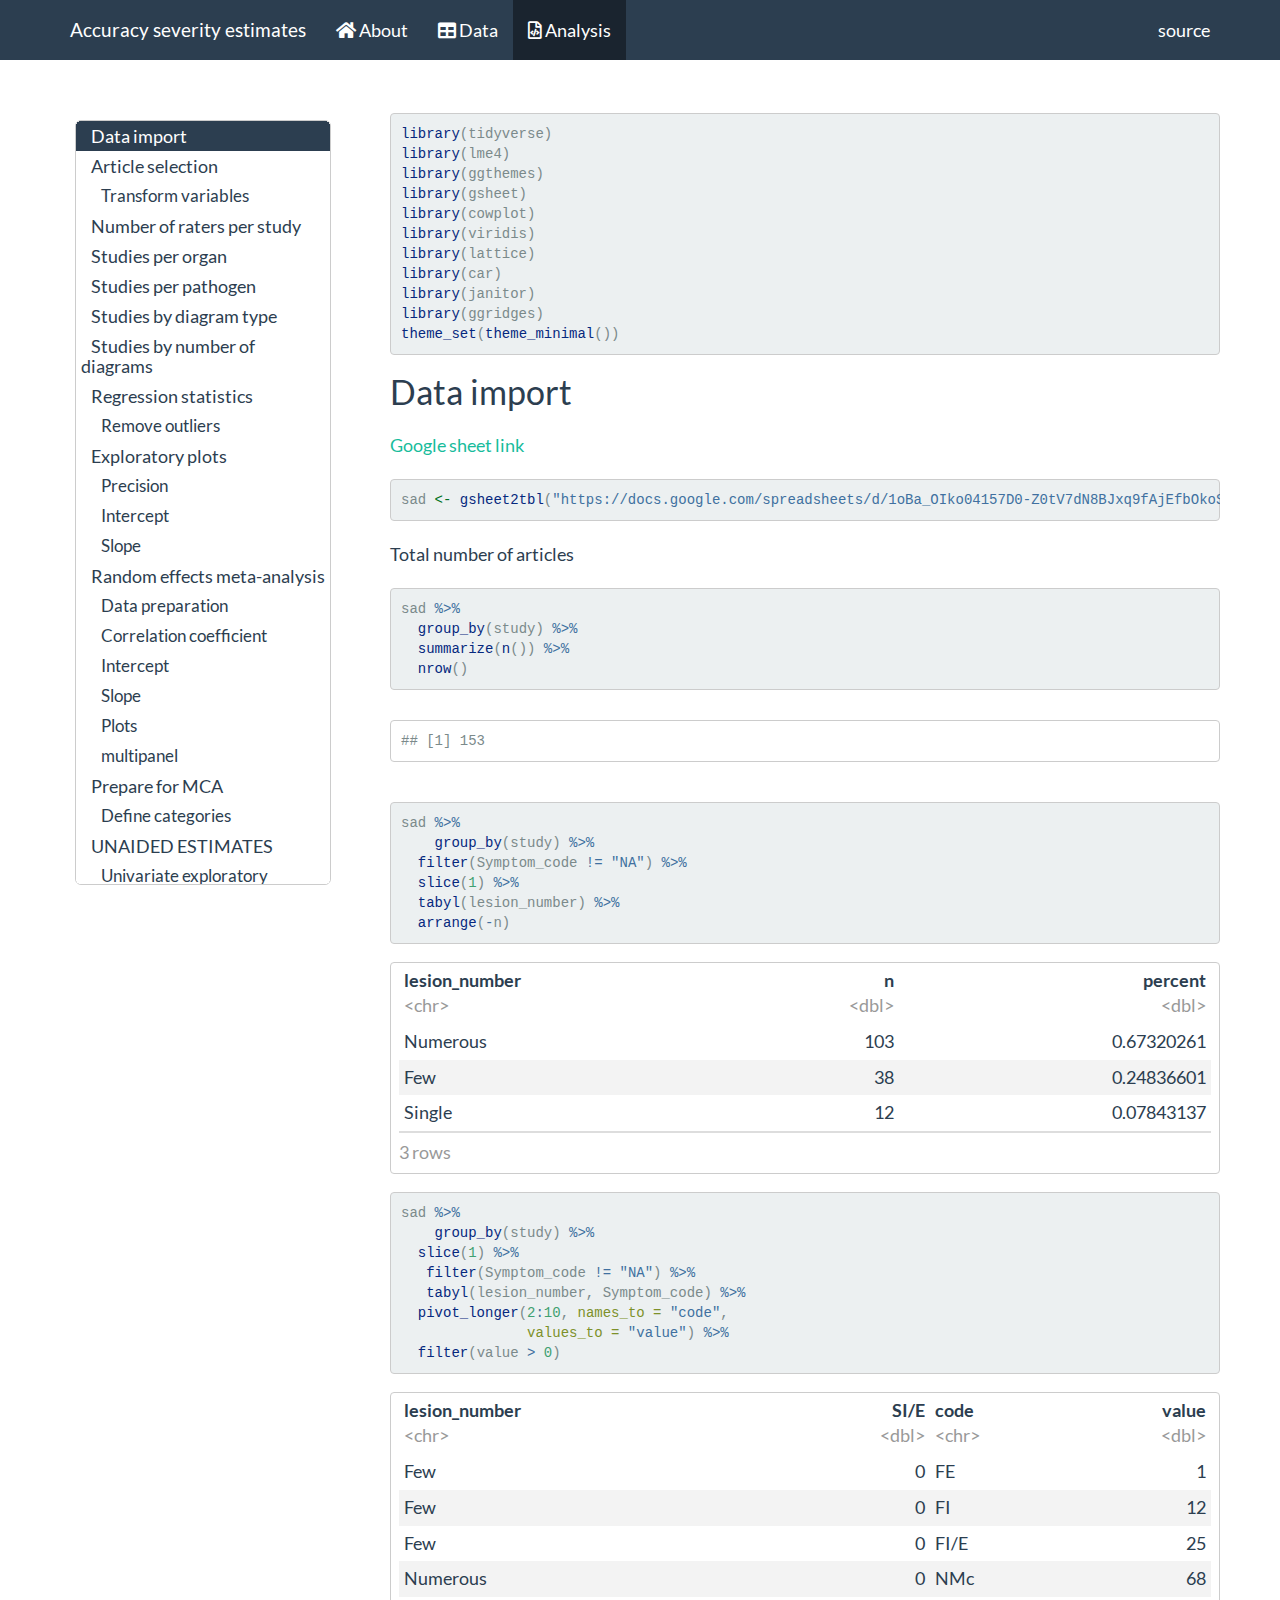
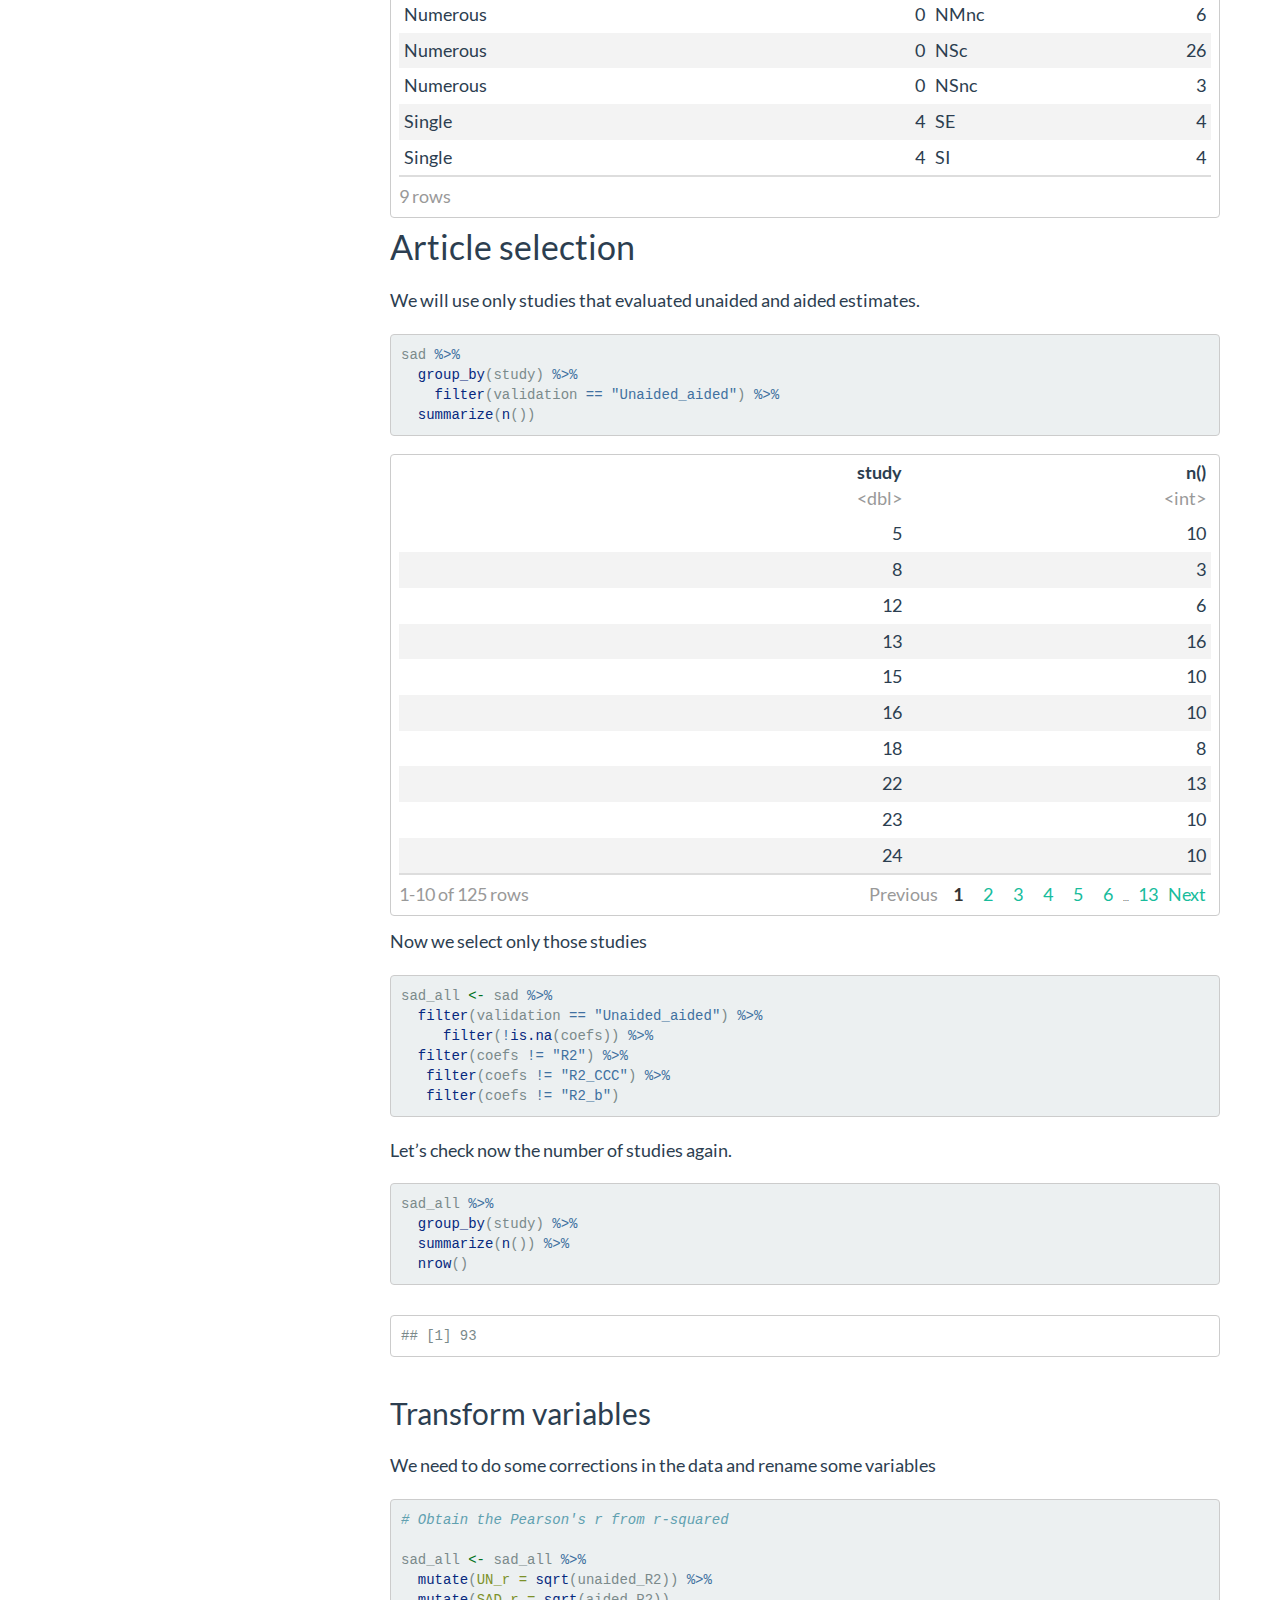
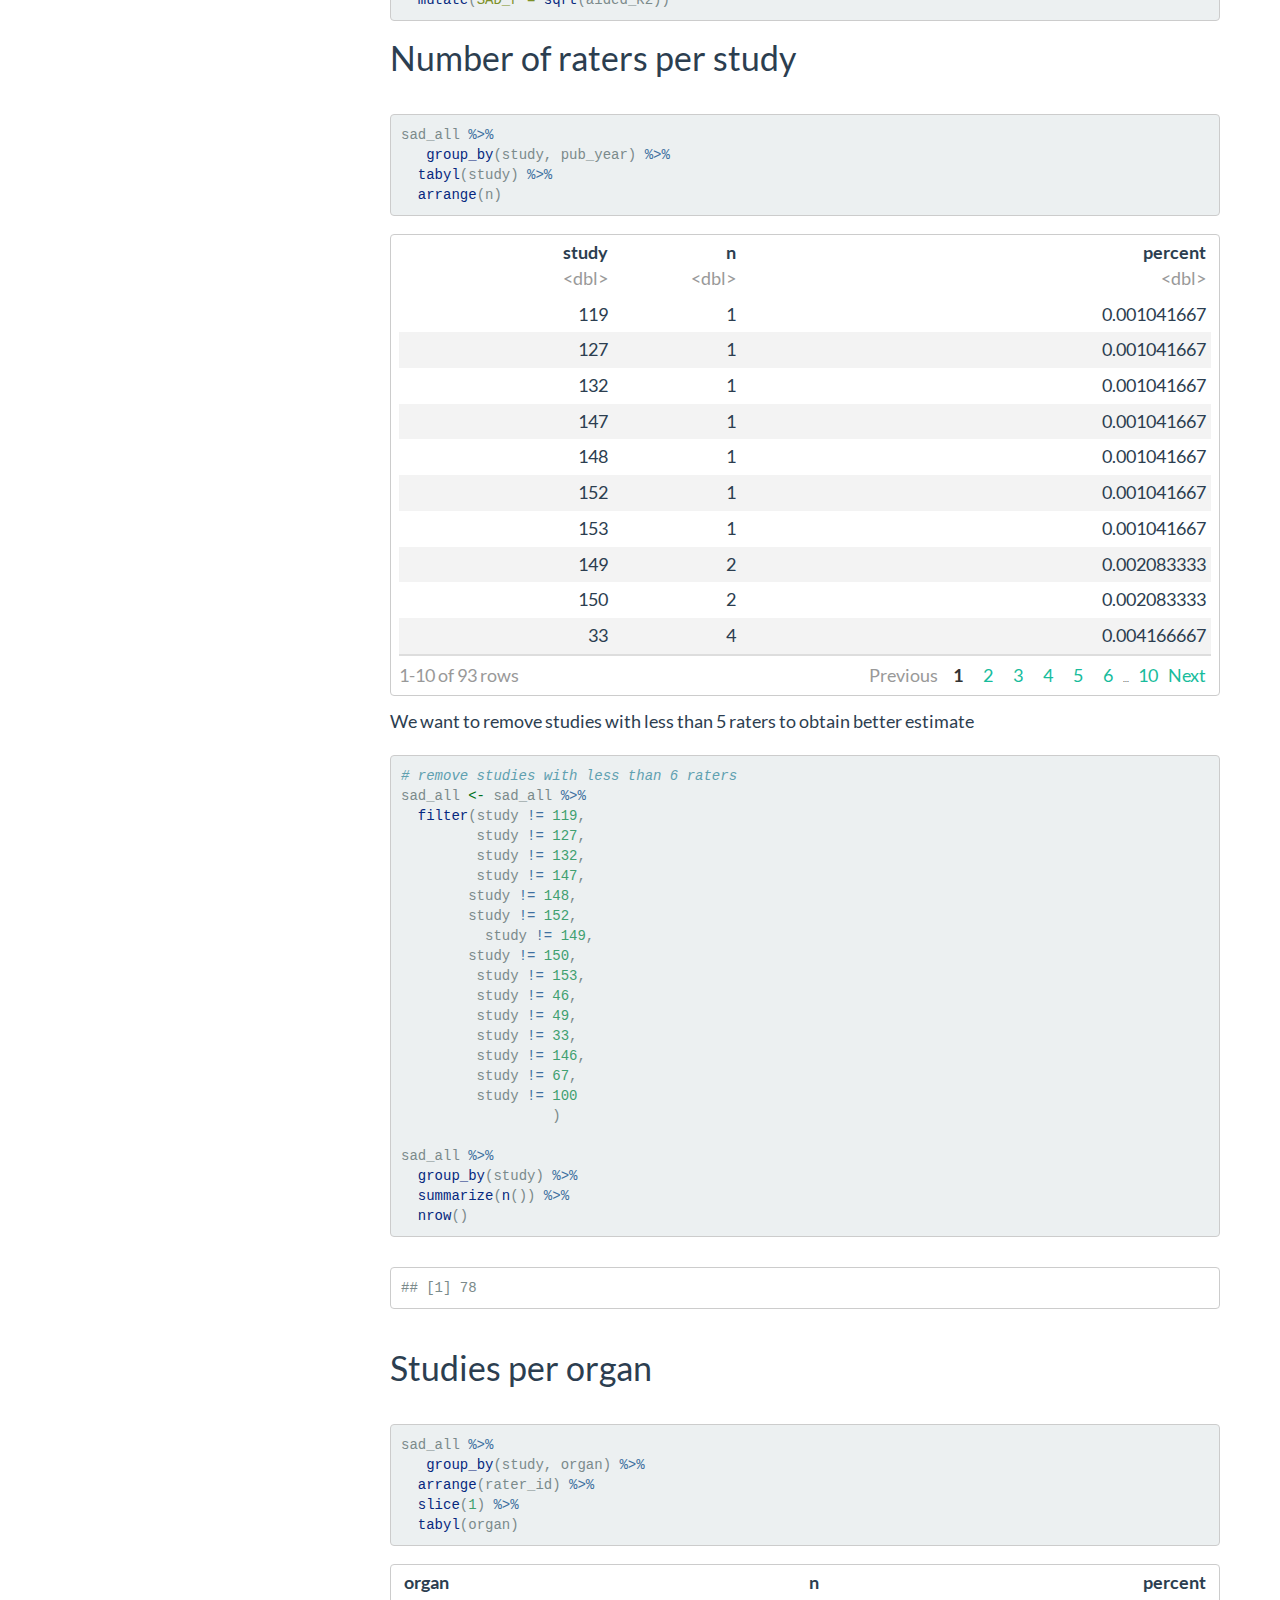
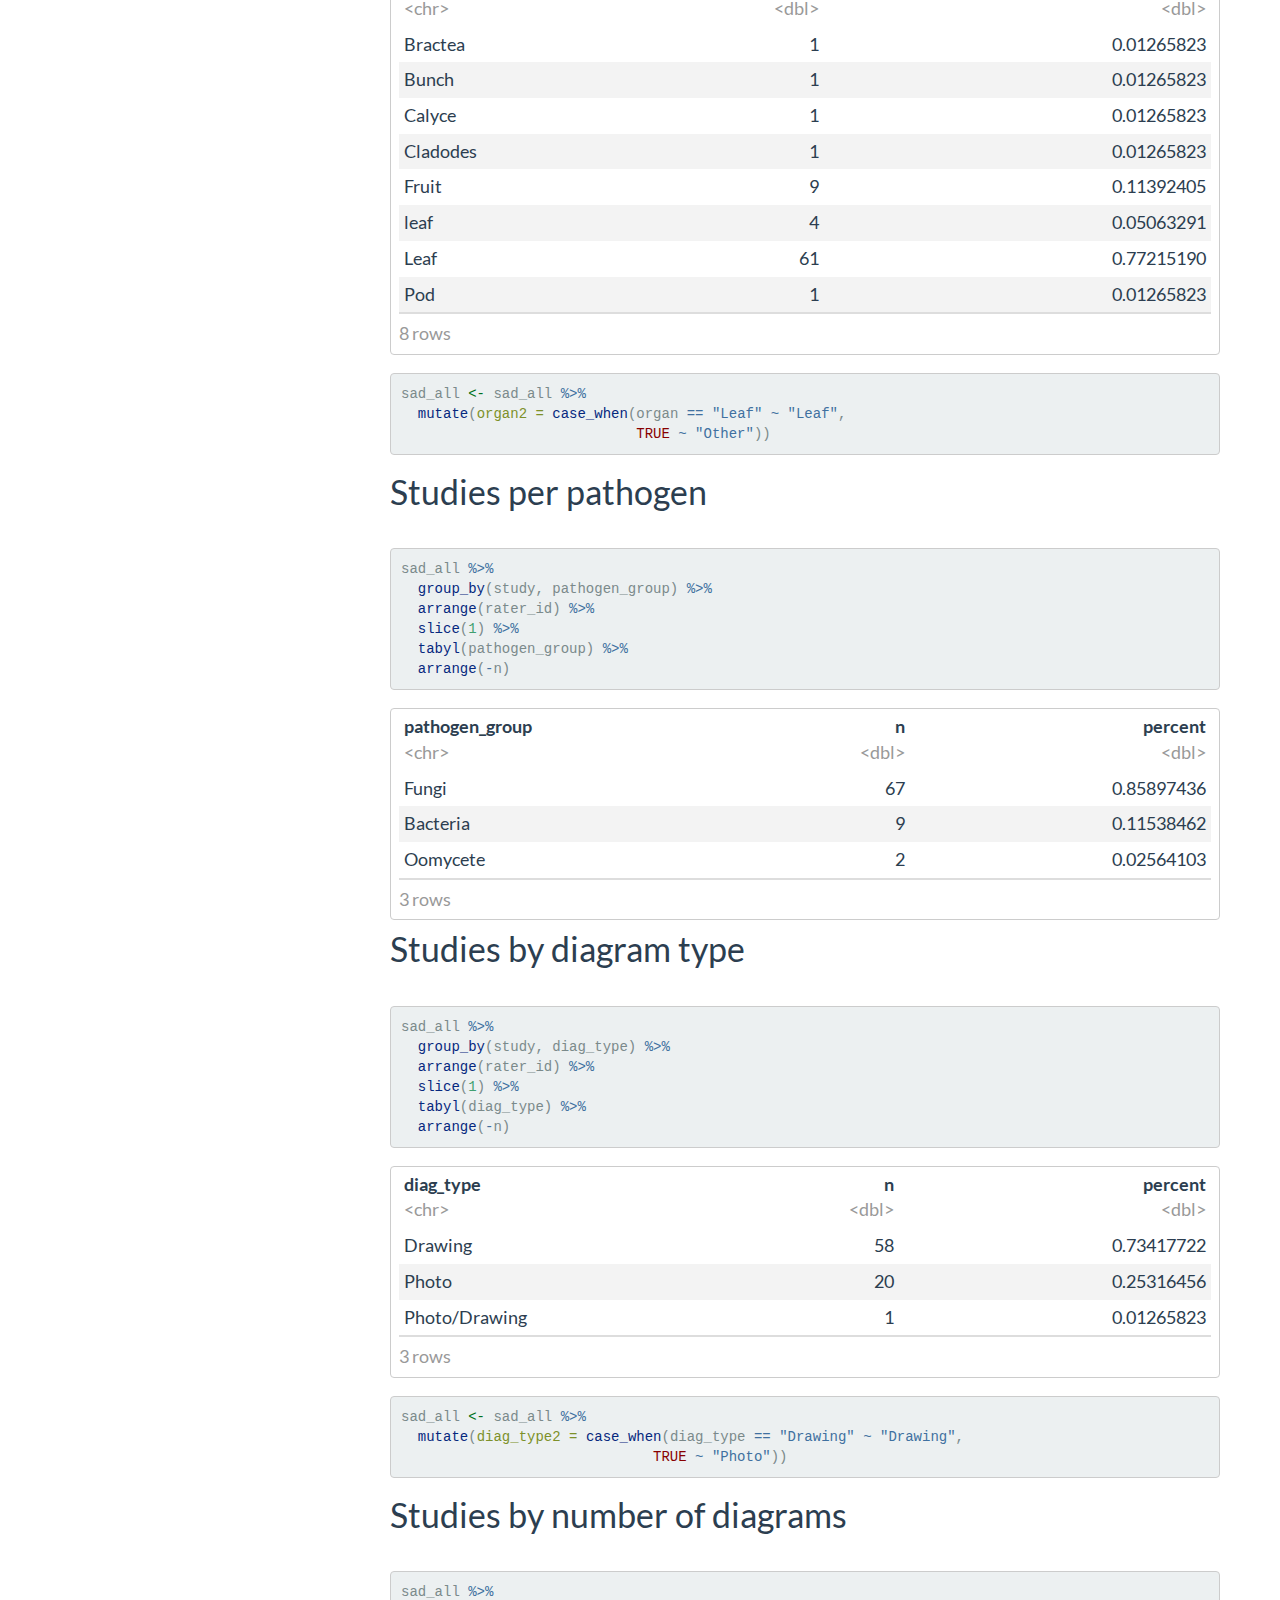
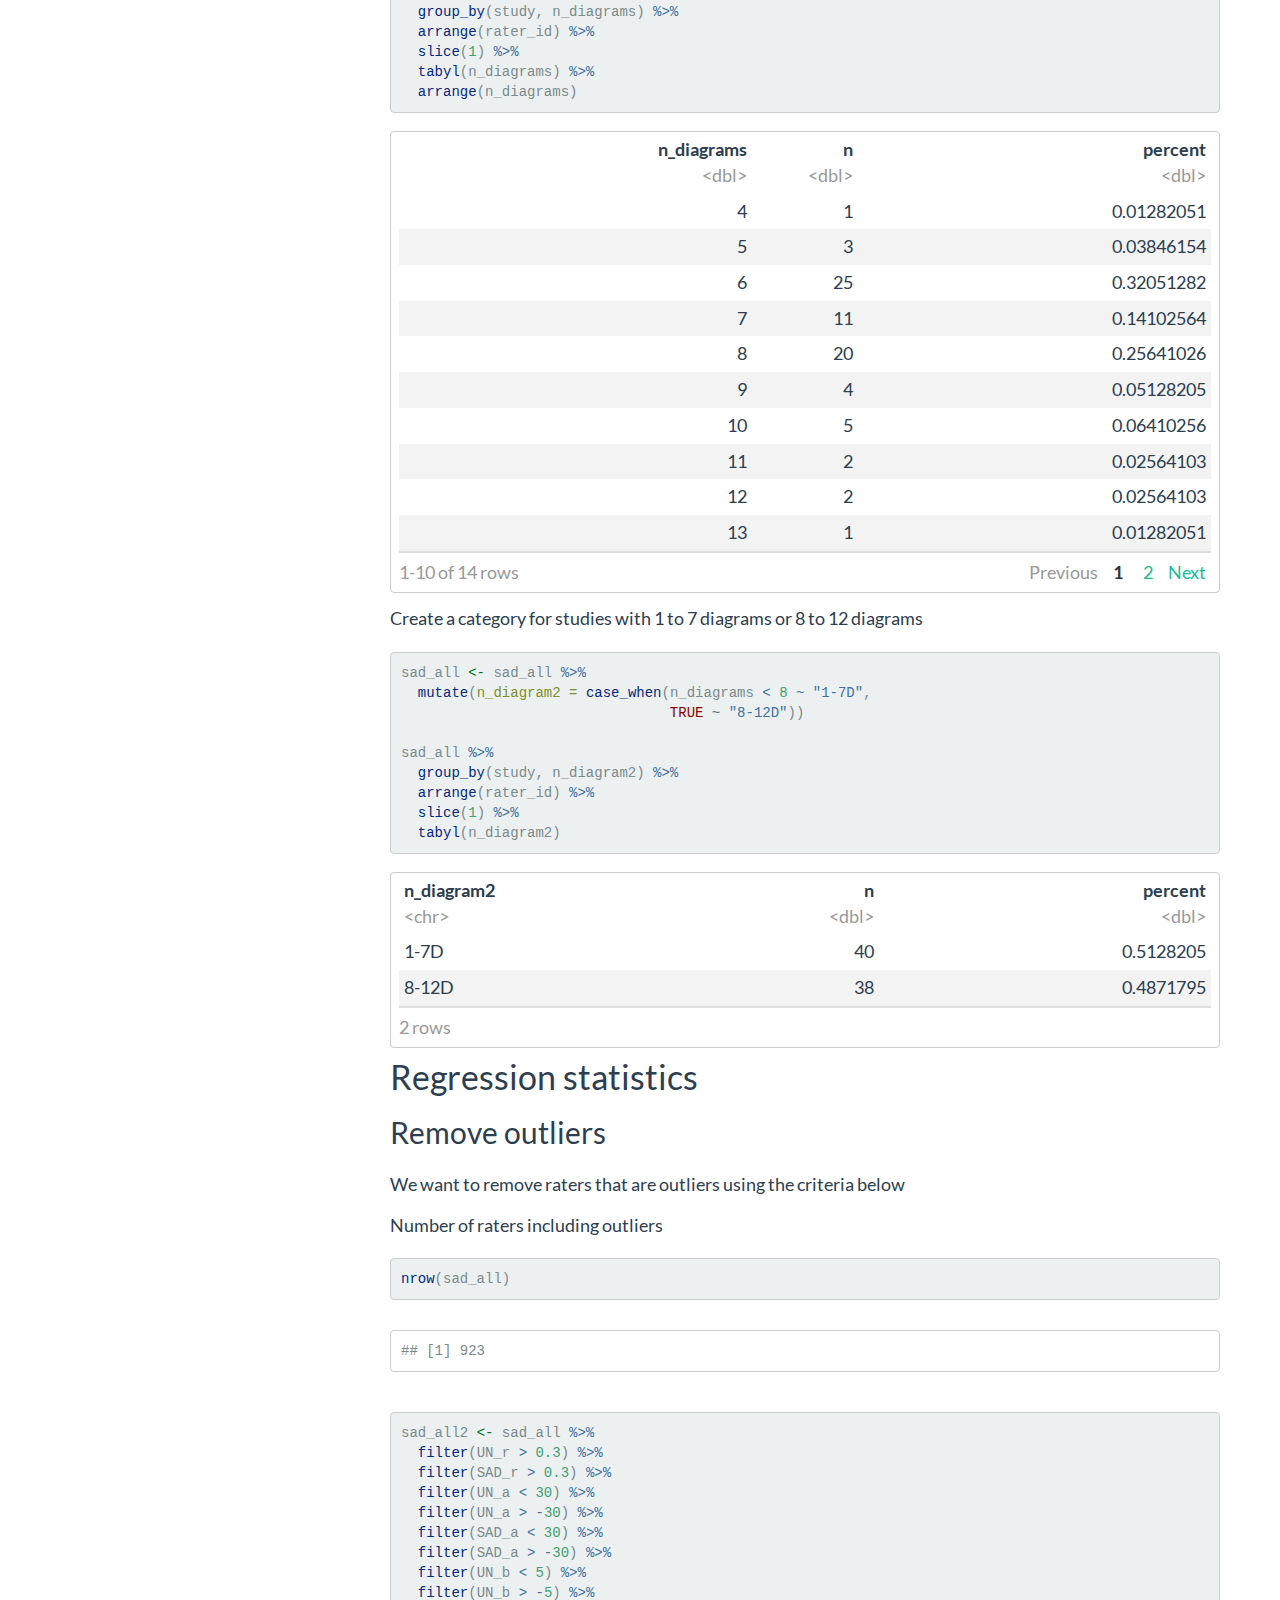
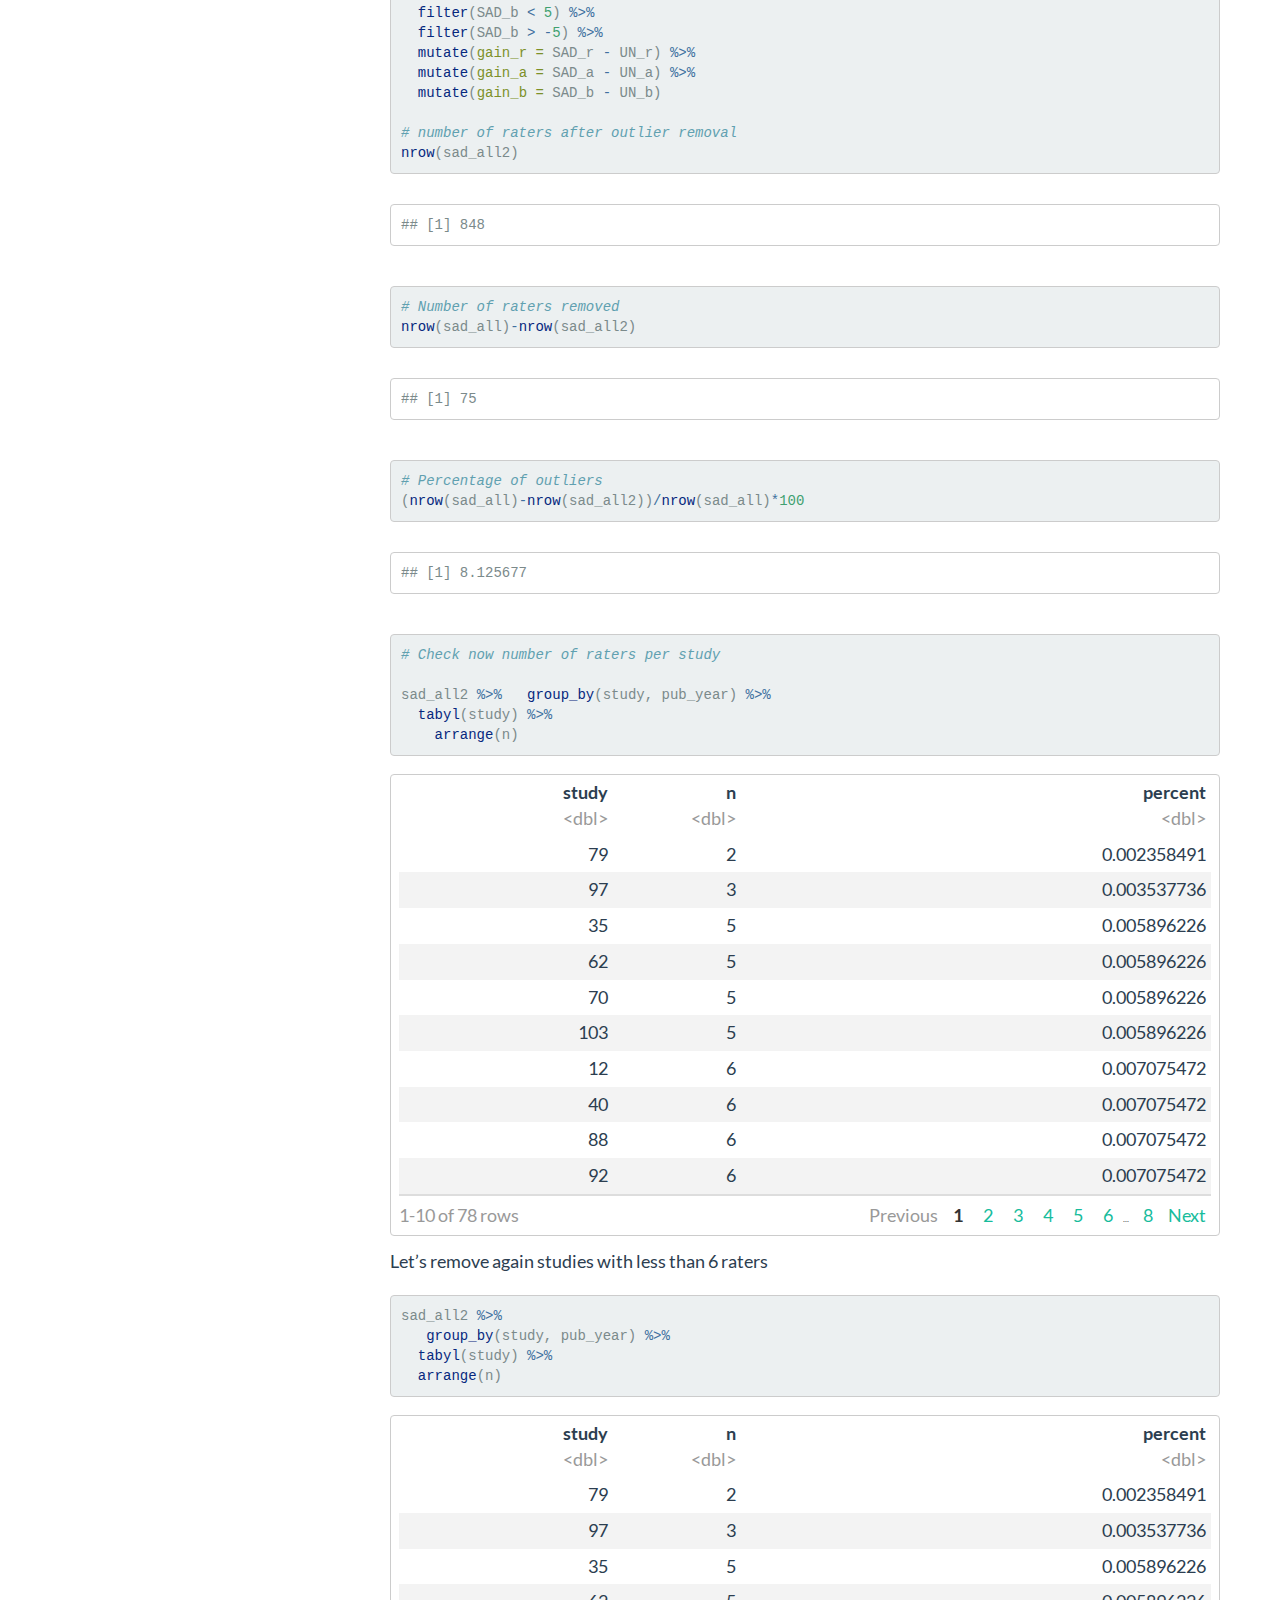
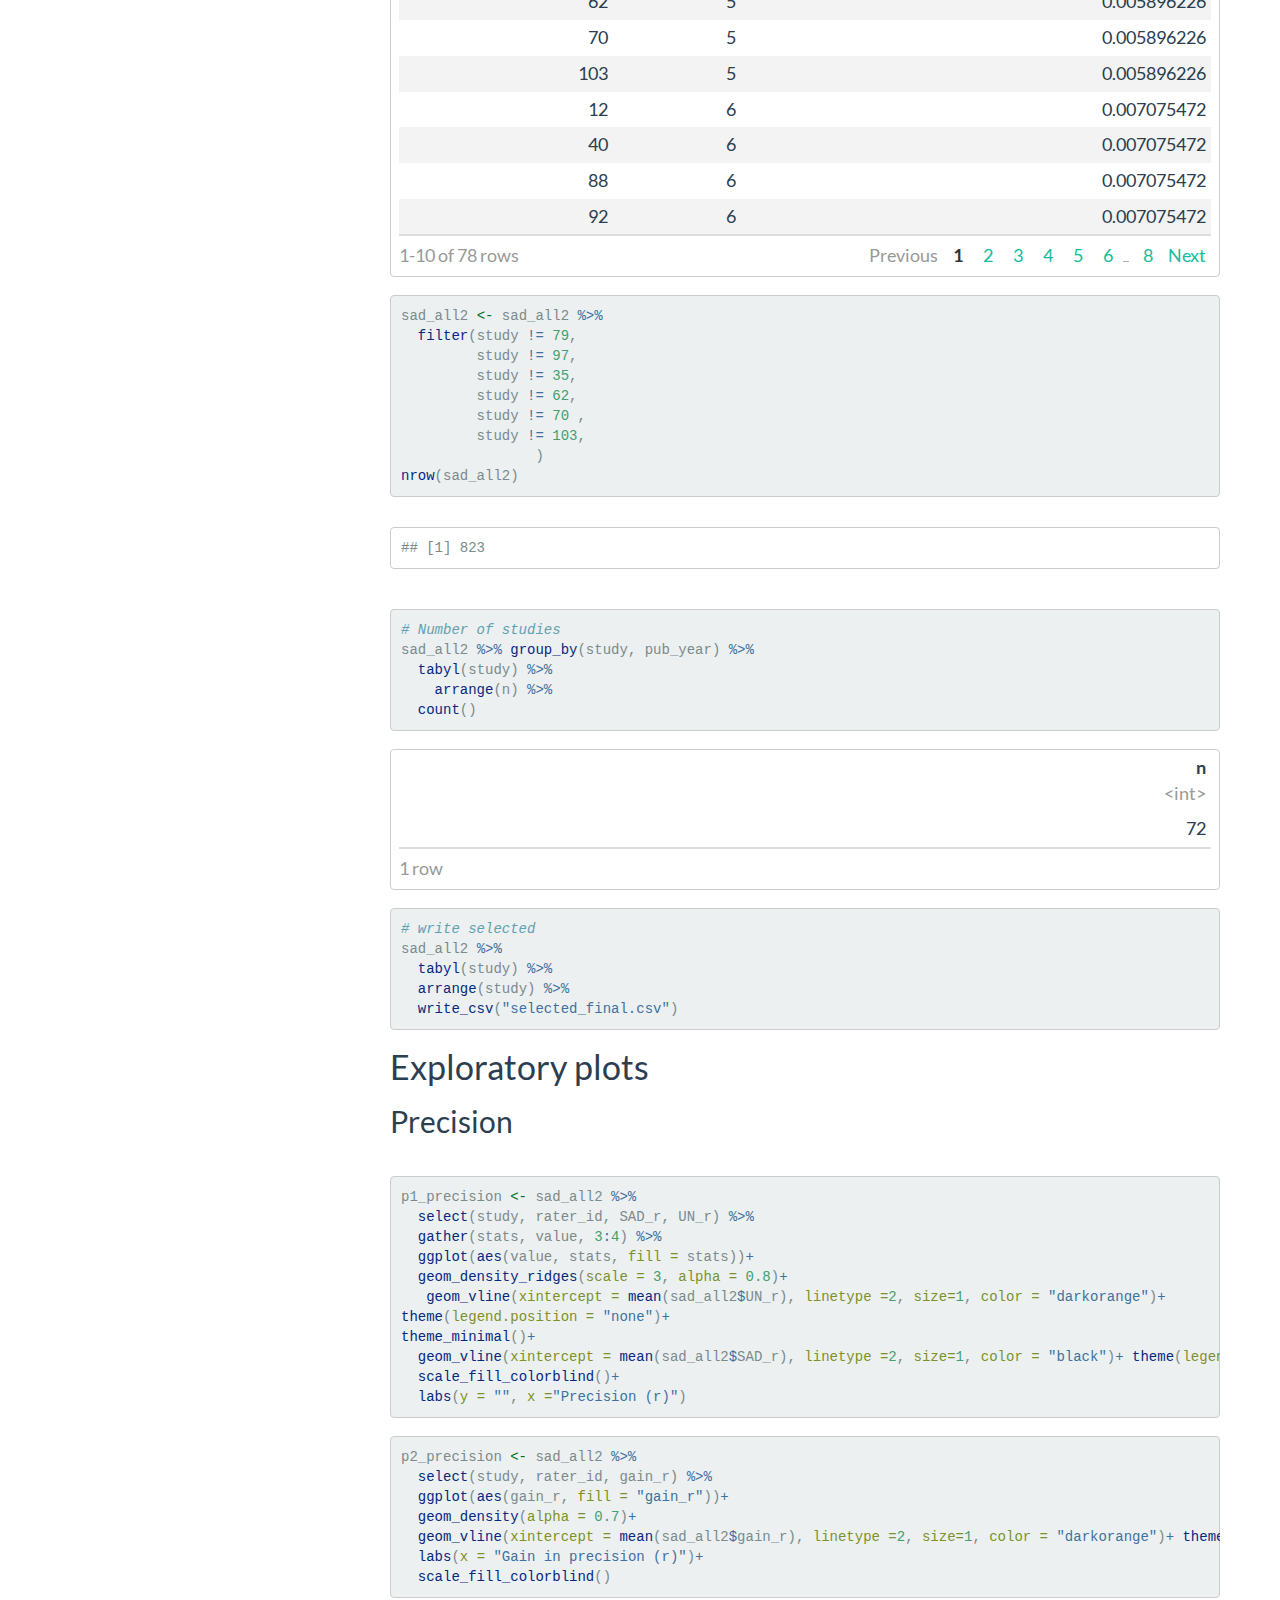
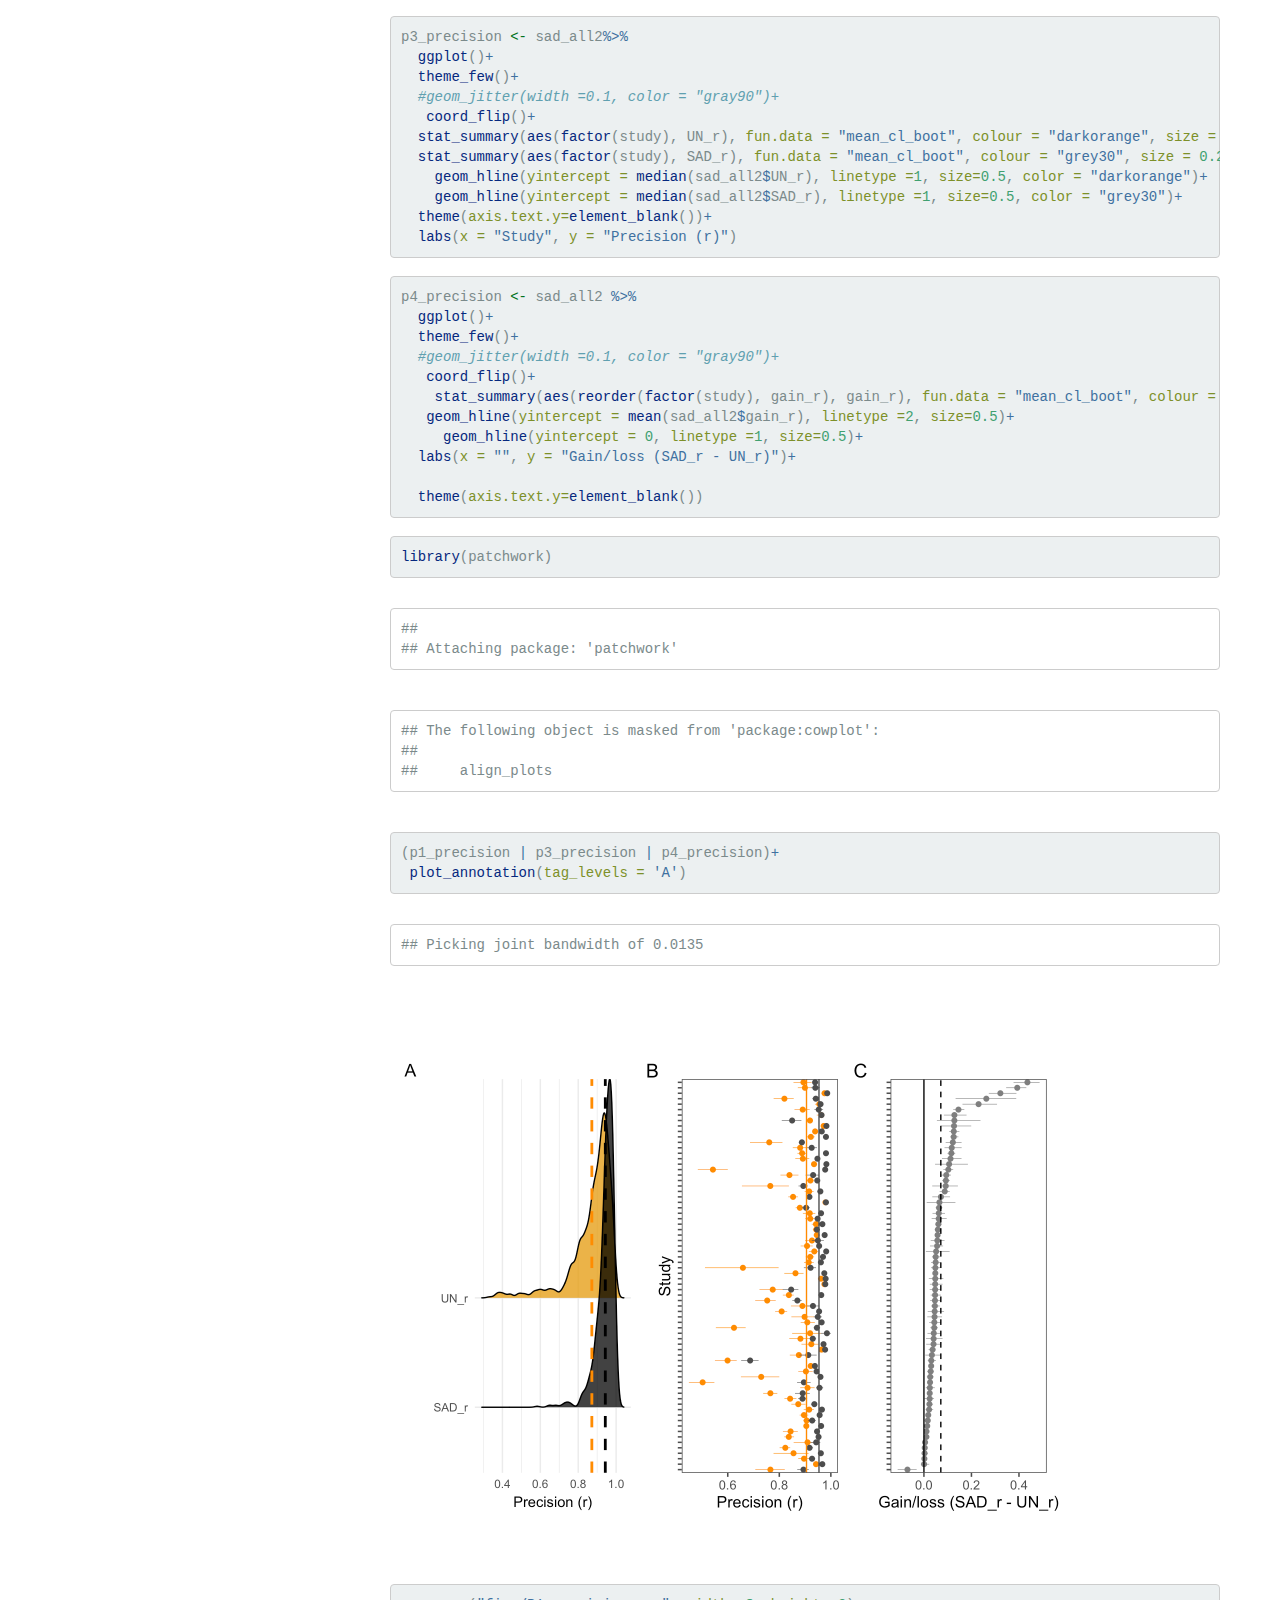
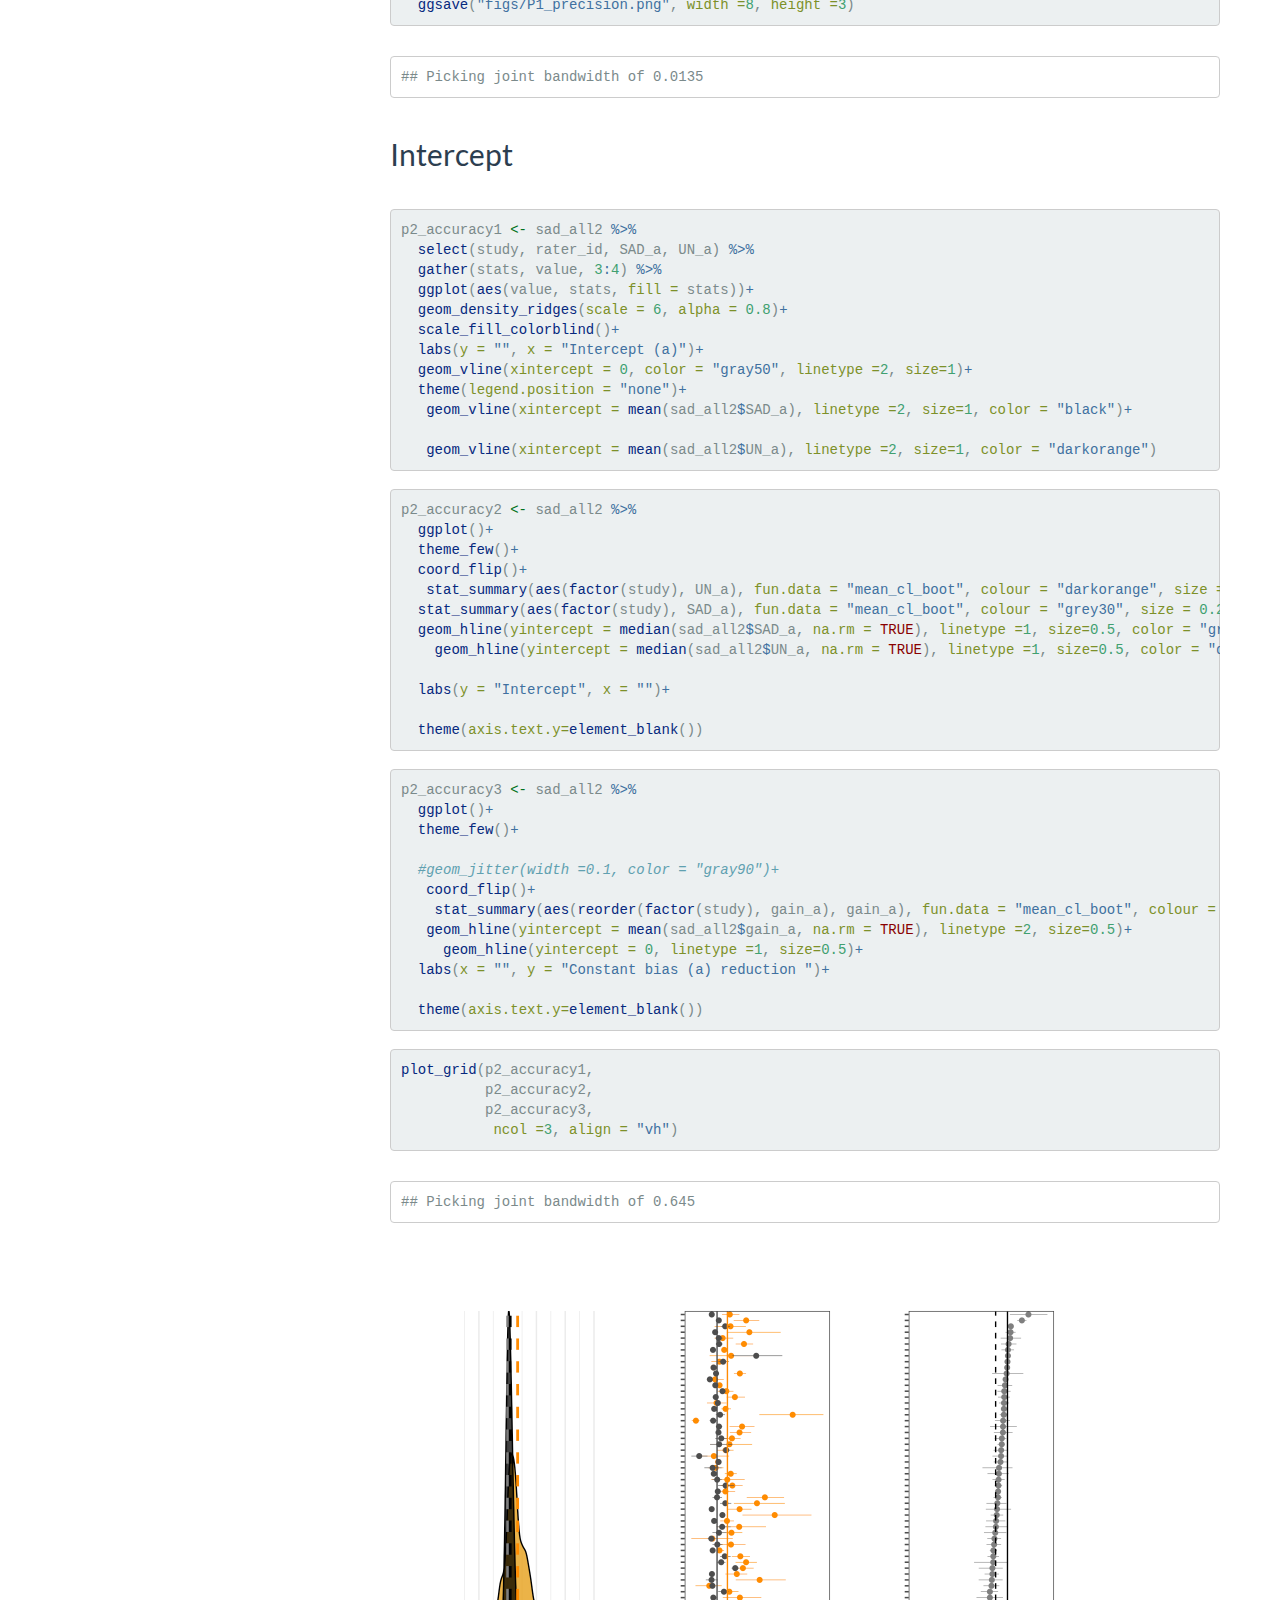
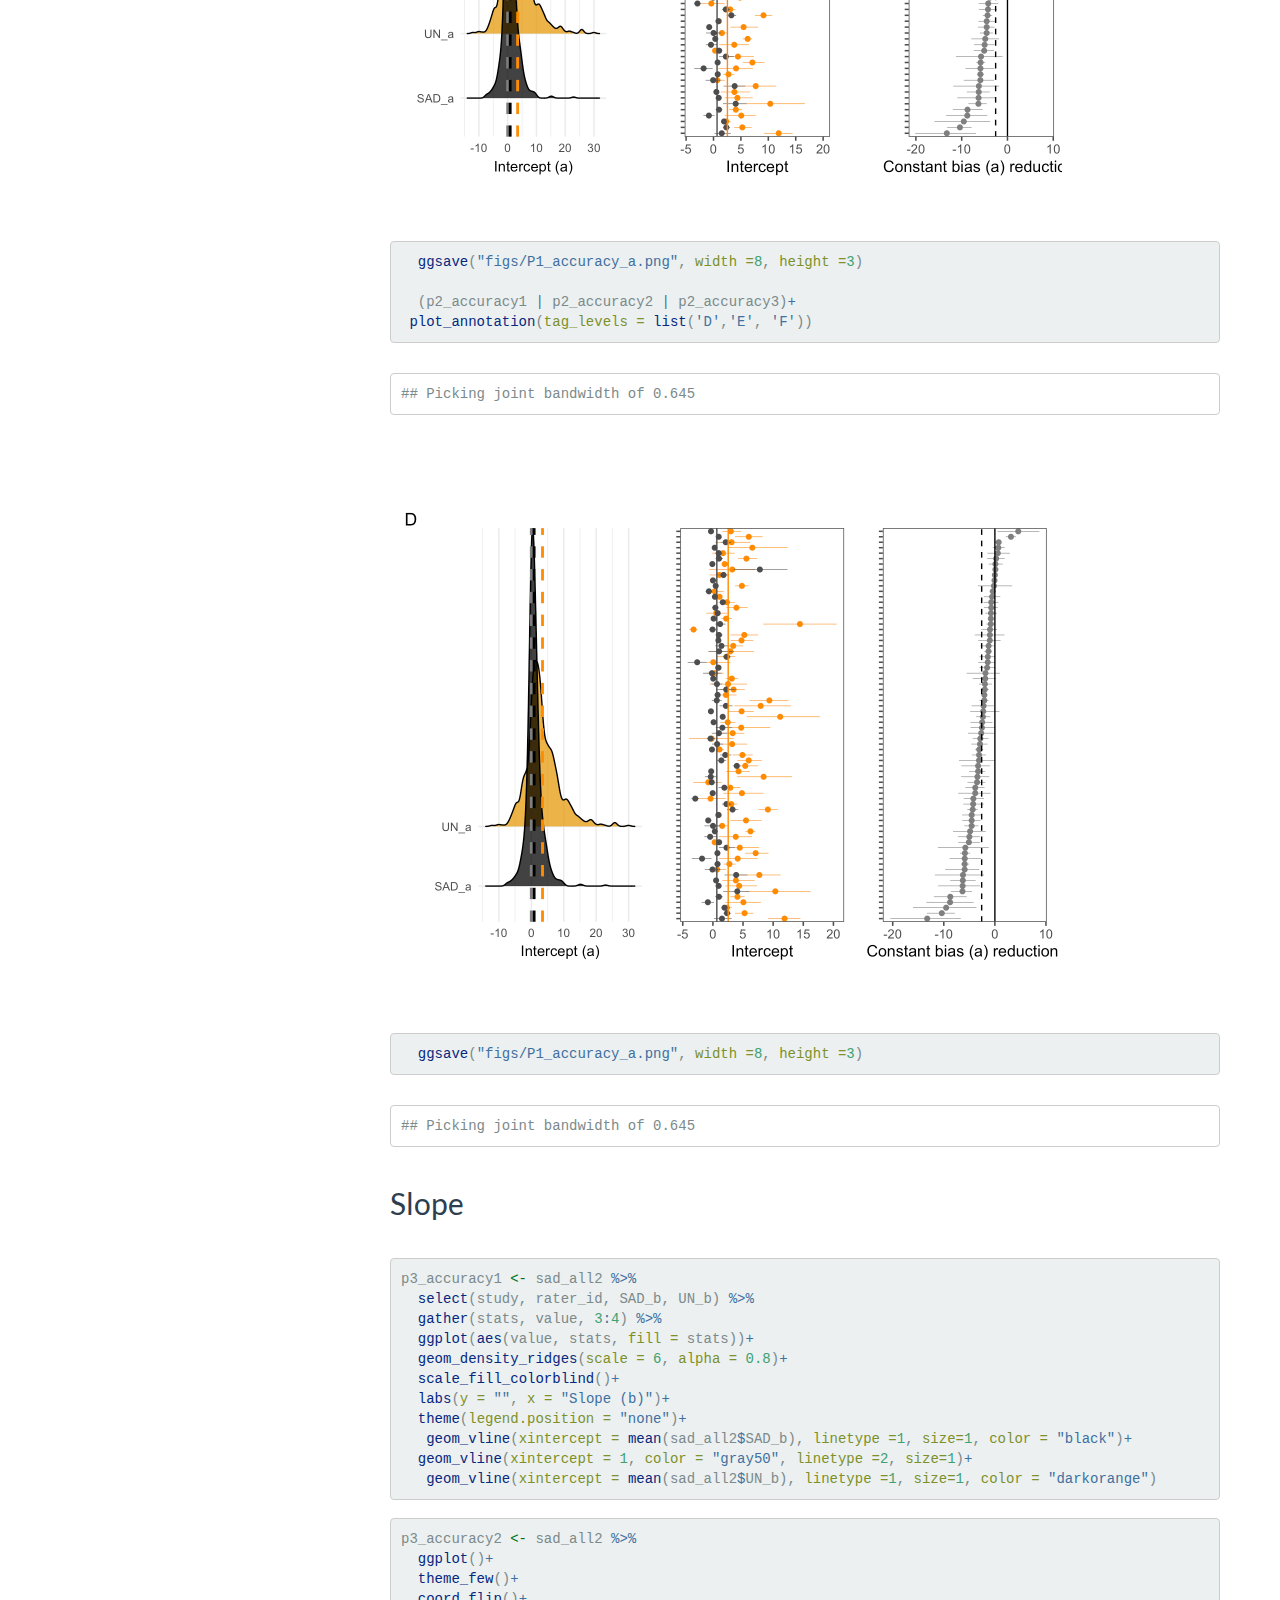
<file: docs/code.html>
<!DOCTYPE html>

<html>

<head>

<meta charset="utf-8" />
<meta name="generator" content="pandoc" />
<meta http-equiv="X-UA-Compatible" content="IE=EDGE" />




<title>code.knit</title>

<script src="site_libs/header-attrs-2.8/header-attrs.js"></script>
<script src="site_libs/jquery-1.11.3/jquery.min.js"></script>
<meta name="viewport" content="width=device-width, initial-scale=1" />
<link href="site_libs/bootstrap-3.3.5/css/flatly.min.css" rel="stylesheet" />
<script src="site_libs/bootstrap-3.3.5/js/bootstrap.min.js"></script>
<script src="site_libs/bootstrap-3.3.5/shim/html5shiv.min.js"></script>
<script src="site_libs/bootstrap-3.3.5/shim/respond.min.js"></script>
<style>h1 {font-size: 34px;}
       h1.title {font-size: 38px;}
       h2 {font-size: 30px;}
       h3 {font-size: 24px;}
       h4 {font-size: 18px;}
       h5 {font-size: 16px;}
       h6 {font-size: 12px;}
       code {color: inherit; background-color: rgba(0, 0, 0, 0.04);}
       pre:not([class]) { background-color: white }</style>
<script src="site_libs/jqueryui-1.11.4/jquery-ui.min.js"></script>
<link href="site_libs/tocify-1.9.1/jquery.tocify.css" rel="stylesheet" />
<script src="site_libs/tocify-1.9.1/jquery.tocify.js"></script>
<script src="site_libs/navigation-1.1/tabsets.js"></script>
<link href="site_libs/pagedtable-1.1/css/pagedtable.css" rel="stylesheet" />
<script src="site_libs/pagedtable-1.1/js/pagedtable.js"></script>
<link href="site_libs/font-awesome-5.1.0/css/all.css" rel="stylesheet" />
<link href="site_libs/font-awesome-5.1.0/css/v4-shims.css" rel="stylesheet" />

<style type="text/css">
  code{white-space: pre-wrap;}
  span.smallcaps{font-variant: small-caps;}
  span.underline{text-decoration: underline;}
  div.column{display: inline-block; vertical-align: top; width: 50%;}
  div.hanging-indent{margin-left: 1.5em; text-indent: -1.5em;}
  ul.task-list{list-style: none;}
    </style>


<style type="text/css">
  code {
    white-space: pre;
  }
  .sourceCode {
    overflow: visible;
  }
</style>
<style type="text/css" data-origin="pandoc">
pre > code.sourceCode { white-space: pre; position: relative; }
pre > code.sourceCode > span { display: inline-block; line-height: 1.25; }
pre > code.sourceCode > span:empty { height: 1.2em; }
.sourceCode { overflow: visible; }
code.sourceCode > span { color: inherit; text-decoration: inherit; }
div.sourceCode { margin: 1em 0; }
pre.sourceCode { margin: 0; }
@media screen {
div.sourceCode { overflow: auto; }
}
@media print {
pre > code.sourceCode { white-space: pre-wrap; }
pre > code.sourceCode > span { text-indent: -5em; padding-left: 5em; }
}
pre.numberSource code
  { counter-reset: source-line 0; }
pre.numberSource code > span
  { position: relative; left: -4em; counter-increment: source-line; }
pre.numberSource code > span > a:first-child::before
  { content: counter(source-line);
    position: relative; left: -1em; text-align: right; vertical-align: baseline;
    border: none; display: inline-block;
    -webkit-touch-callout: none; -webkit-user-select: none;
    -khtml-user-select: none; -moz-user-select: none;
    -ms-user-select: none; user-select: none;
    padding: 0 4px; width: 4em;
    color: #aaaaaa;
  }
pre.numberSource { margin-left: 3em; border-left: 1px solid #aaaaaa;  padding-left: 4px; }
div.sourceCode
  {   }
@media screen {
pre > code.sourceCode > span > a:first-child::before { text-decoration: underline; }
}
code span.al { color: #ff0000; font-weight: bold; } /* Alert */
code span.an { color: #60a0b0; font-weight: bold; font-style: italic; } /* Annotation */
code span.at { color: #7d9029; } /* Attribute */
code span.bn { color: #40a070; } /* BaseN */
code span.bu { } /* BuiltIn */
code span.cf { color: #007020; font-weight: bold; } /* ControlFlow */
code span.ch { color: #4070a0; } /* Char */
code span.cn { color: #880000; } /* Constant */
code span.co { color: #60a0b0; font-style: italic; } /* Comment */
code span.cv { color: #60a0b0; font-weight: bold; font-style: italic; } /* CommentVar */
code span.do { color: #ba2121; font-style: italic; } /* Documentation */
code span.dt { color: #902000; } /* DataType */
code span.dv { color: #40a070; } /* DecVal */
code span.er { color: #ff0000; font-weight: bold; } /* Error */
code span.ex { } /* Extension */
code span.fl { color: #40a070; } /* Float */
code span.fu { color: #06287e; } /* Function */
code span.im { } /* Import */
code span.in { color: #60a0b0; font-weight: bold; font-style: italic; } /* Information */
code span.kw { color: #007020; font-weight: bold; } /* Keyword */
code span.op { color: #666666; } /* Operator */
code span.ot { color: #007020; } /* Other */
code span.pp { color: #bc7a00; } /* Preprocessor */
code span.sc { color: #4070a0; } /* SpecialChar */
code span.ss { color: #bb6688; } /* SpecialString */
code span.st { color: #4070a0; } /* String */
code span.va { color: #19177c; } /* Variable */
code span.vs { color: #4070a0; } /* VerbatimString */
code span.wa { color: #60a0b0; font-weight: bold; font-style: italic; } /* Warning */

</style>
<script>
// apply pandoc div.sourceCode style to pre.sourceCode instead
(function() {
  var sheets = document.styleSheets;
  for (var i = 0; i < sheets.length; i++) {
    if (sheets[i].ownerNode.dataset["origin"] !== "pandoc") continue;
    try { var rules = sheets[i].cssRules; } catch (e) { continue; }
    for (var j = 0; j < rules.length; j++) {
      var rule = rules[j];
      // check if there is a div.sourceCode rule
      if (rule.type !== rule.STYLE_RULE || rule.selectorText !== "div.sourceCode") continue;
      var style = rule.style.cssText;
      // check if color or background-color is set
      if (rule.style.color === '' && rule.style.backgroundColor === '') continue;
      // replace div.sourceCode by a pre.sourceCode rule
      sheets[i].deleteRule(j);
      sheets[i].insertRule('pre.sourceCode{' + style + '}', j);
    }
  }
})();
</script>




<link rel="stylesheet" href="style.css" type="text/css" />



<style type = "text/css">
.main-container {
  max-width: 940px;
  margin-left: auto;
  margin-right: auto;
}
img {
  max-width:100%;
}
.tabbed-pane {
  padding-top: 12px;
}
.html-widget {
  margin-bottom: 20px;
}
button.code-folding-btn:focus {
  outline: none;
}
summary {
  display: list-item;
}
pre code {
  padding: 0;
}
</style>


<style type="text/css">
.dropdown-submenu {
  position: relative;
}
.dropdown-submenu>.dropdown-menu {
  top: 0;
  left: 100%;
  margin-top: -6px;
  margin-left: -1px;
  border-radius: 0 6px 6px 6px;
}
.dropdown-submenu:hover>.dropdown-menu {
  display: block;
}
.dropdown-submenu>a:after {
  display: block;
  content: " ";
  float: right;
  width: 0;
  height: 0;
  border-color: transparent;
  border-style: solid;
  border-width: 5px 0 5px 5px;
  border-left-color: #cccccc;
  margin-top: 5px;
  margin-right: -10px;
}
.dropdown-submenu:hover>a:after {
  border-left-color: #adb5bd;
}
.dropdown-submenu.pull-left {
  float: none;
}
.dropdown-submenu.pull-left>.dropdown-menu {
  left: -100%;
  margin-left: 10px;
  border-radius: 6px 0 6px 6px;
}
</style>

<script type="text/javascript">
// manage active state of menu based on current page
$(document).ready(function () {
  // active menu anchor
  href = window.location.pathname
  href = href.substr(href.lastIndexOf('/') + 1)
  if (href === "")
    href = "index.html";
  var menuAnchor = $('a[href="' + href + '"]');

  // mark it active
  menuAnchor.tab('show');

  // if it's got a parent navbar menu mark it active as well
  menuAnchor.closest('li.dropdown').addClass('active');

  // Navbar adjustments
  var navHeight = $(".navbar").first().height() + 15;
  var style = document.createElement('style');
  var pt = "padding-top: " + navHeight + "px; ";
  var mt = "margin-top: -" + navHeight + "px; ";
  var css = "";
  // offset scroll position for anchor links (for fixed navbar)
  for (var i = 1; i <= 6; i++) {
    css += ".section h" + i + "{ " + pt + mt + "}\n";
  }
  style.innerHTML = "body {" + pt + "padding-bottom: 40px; }\n" + css;
  document.head.appendChild(style);
});
</script>

<!-- tabsets -->

<style type="text/css">
.tabset-dropdown > .nav-tabs {
  display: inline-table;
  max-height: 500px;
  min-height: 44px;
  overflow-y: auto;
  border: 1px solid #ddd;
  border-radius: 4px;
}

.tabset-dropdown > .nav-tabs > li.active:before {
  content: "";
  font-family: 'Glyphicons Halflings';
  display: inline-block;
  padding: 10px;
  border-right: 1px solid #ddd;
}

.tabset-dropdown > .nav-tabs.nav-tabs-open > li.active:before {
  content: "&#xe258;";
  border: none;
}

.tabset-dropdown > .nav-tabs.nav-tabs-open:before {
  content: "";
  font-family: 'Glyphicons Halflings';
  display: inline-block;
  padding: 10px;
  border-right: 1px solid #ddd;
}

.tabset-dropdown > .nav-tabs > li.active {
  display: block;
}

.tabset-dropdown > .nav-tabs > li > a,
.tabset-dropdown > .nav-tabs > li > a:focus,
.tabset-dropdown > .nav-tabs > li > a:hover {
  border: none;
  display: inline-block;
  border-radius: 4px;
  background-color: transparent;
}

.tabset-dropdown > .nav-tabs.nav-tabs-open > li {
  display: block;
  float: none;
}

.tabset-dropdown > .nav-tabs > li {
  display: none;
}
</style>

<!-- code folding -->



<style type="text/css">

#TOC {
  margin: 25px 0px 20px 0px;
}
@media (max-width: 768px) {
#TOC {
  position: relative;
  width: 100%;
}
}

@media print {
.toc-content {
  /* see https://github.com/w3c/csswg-drafts/issues/4434 */
  float: right;
}
}

.toc-content {
  padding-left: 30px;
  padding-right: 40px;
}

div.main-container {
  max-width: 1200px;
}

div.tocify {
  width: 20%;
  max-width: 260px;
  max-height: 85%;
}

@media (min-width: 768px) and (max-width: 991px) {
  div.tocify {
    width: 25%;
  }
}

@media (max-width: 767px) {
  div.tocify {
    width: 100%;
    max-width: none;
  }
}

.tocify ul, .tocify li {
  line-height: 20px;
}

.tocify-subheader .tocify-item {
  font-size: 0.90em;
}

.tocify .list-group-item {
  border-radius: 0px;
}

.tocify-subheader {
  display: inline;
}
.tocify-subheader .tocify-item {
  font-size: 0.95em;
}

</style>



</head>

<body>


<div class="container-fluid main-container">


<!-- setup 3col/9col grid for toc_float and main content  -->
<div class="row">
<div class="col-xs-12 col-sm-4 col-md-3">
<div id="TOC" class="tocify">
</div>
</div>

<div class="toc-content col-xs-12 col-sm-8 col-md-9">




<div class="navbar navbar-default  navbar-fixed-top" role="navigation">
  <div class="container">
    <div class="navbar-header">
      <button type="button" class="navbar-toggle collapsed" data-toggle="collapse" data-target="#navbar">
        <span class="icon-bar"></span>
        <span class="icon-bar"></span>
        <span class="icon-bar"></span>
      </button>
      <a class="navbar-brand" href="index.html">Accuracy severity estimates</a>
    </div>
    <div id="navbar" class="navbar-collapse collapse">
      <ul class="nav navbar-nav">
        <li>
  <a href="index.html">
    <span class="fa fa fa fa-home"></span>
     
    About
  </a>
</li>
<li>
  <a href="data.html">
    <span class="fa fa fa fa-table"></span>
     
    Data
  </a>
</li>
<li>
  <a href="code.html">
    <span class="fa fa fa fa-file-code-o"></span>
     
    Analysis
  </a>
</li>
      </ul>
      <ul class="nav navbar-nav navbar-right">
        <li>
  <a href="https://github.com/emdelponte/paper-sbr-warning-systems">
    <span class="fas fa-github-square"></span>
     
    source
  </a>
</li>
      </ul>
    </div><!--/.nav-collapse -->
  </div><!--/.container -->
</div><!--/.navbar -->

<div id="header">




</div>


<div class="sourceCode" id="cb1"><pre class="sourceCode r"><code class="sourceCode r"><span id="cb1-1"><a href="#cb1-1" aria-hidden="true" tabindex="-1"></a><span class="fu">library</span>(tidyverse)</span>
<span id="cb1-2"><a href="#cb1-2" aria-hidden="true" tabindex="-1"></a><span class="fu">library</span>(lme4)</span>
<span id="cb1-3"><a href="#cb1-3" aria-hidden="true" tabindex="-1"></a><span class="fu">library</span>(ggthemes)</span>
<span id="cb1-4"><a href="#cb1-4" aria-hidden="true" tabindex="-1"></a><span class="fu">library</span>(gsheet)</span>
<span id="cb1-5"><a href="#cb1-5" aria-hidden="true" tabindex="-1"></a><span class="fu">library</span>(cowplot)</span>
<span id="cb1-6"><a href="#cb1-6" aria-hidden="true" tabindex="-1"></a><span class="fu">library</span>(viridis)</span>
<span id="cb1-7"><a href="#cb1-7" aria-hidden="true" tabindex="-1"></a><span class="fu">library</span>(lattice)</span>
<span id="cb1-8"><a href="#cb1-8" aria-hidden="true" tabindex="-1"></a><span class="fu">library</span>(car)</span>
<span id="cb1-9"><a href="#cb1-9" aria-hidden="true" tabindex="-1"></a><span class="fu">library</span>(janitor)</span>
<span id="cb1-10"><a href="#cb1-10" aria-hidden="true" tabindex="-1"></a><span class="fu">library</span>(ggridges)</span>
<span id="cb1-11"><a href="#cb1-11" aria-hidden="true" tabindex="-1"></a><span class="fu">theme_set</span>(<span class="fu">theme_minimal</span>())</span></code></pre></div>
<div id="data-import" class="section level1">
<h1>Data import</h1>
<p><a href="%22https://docs.google.com/spreadsheets/d/1oBa_OIko04157D0-Z0tV7dN8BJxq9fAjEfbOkoSKy5s/edit?usp=sharing%22">Google sheet link</a></p>
<div class="sourceCode" id="cb2"><pre class="sourceCode r"><code class="sourceCode r"><span id="cb2-1"><a href="#cb2-1" aria-hidden="true" tabindex="-1"></a>sad <span class="ot">&lt;-</span> <span class="fu">gsheet2tbl</span>(<span class="st">&quot;https://docs.google.com/spreadsheets/d/1oBa_OIko04157D0-Z0tV7dN8BJxq9fAjEfbOkoSKy5s/edit?usp=sharing&quot;</span>, <span class="at">sheetid =</span> <span class="st">&quot;all-data&quot;</span>)</span></code></pre></div>
<p>Total number of articles</p>
<div class="sourceCode" id="cb3"><pre class="sourceCode r"><code class="sourceCode r"><span id="cb3-1"><a href="#cb3-1" aria-hidden="true" tabindex="-1"></a>sad <span class="sc">%&gt;%</span> </span>
<span id="cb3-2"><a href="#cb3-2" aria-hidden="true" tabindex="-1"></a>  <span class="fu">group_by</span>(study) <span class="sc">%&gt;%</span> </span>
<span id="cb3-3"><a href="#cb3-3" aria-hidden="true" tabindex="-1"></a>  <span class="fu">summarize</span>(<span class="fu">n</span>()) <span class="sc">%&gt;%</span> </span>
<span id="cb3-4"><a href="#cb3-4" aria-hidden="true" tabindex="-1"></a>  <span class="fu">nrow</span>()</span></code></pre></div>
<pre><code>## [1] 153</code></pre>
<div class="sourceCode" id="cb5"><pre class="sourceCode r"><code class="sourceCode r"><span id="cb5-1"><a href="#cb5-1" aria-hidden="true" tabindex="-1"></a>sad <span class="sc">%&gt;%</span> </span>
<span id="cb5-2"><a href="#cb5-2" aria-hidden="true" tabindex="-1"></a>    <span class="fu">group_by</span>(study) <span class="sc">%&gt;%</span> </span>
<span id="cb5-3"><a href="#cb5-3" aria-hidden="true" tabindex="-1"></a>  <span class="fu">filter</span>(Symptom_code <span class="sc">!=</span> <span class="st">&quot;NA&quot;</span>) <span class="sc">%&gt;%</span> </span>
<span id="cb5-4"><a href="#cb5-4" aria-hidden="true" tabindex="-1"></a>  <span class="fu">slice</span>(<span class="dv">1</span>) <span class="sc">%&gt;%</span> </span>
<span id="cb5-5"><a href="#cb5-5" aria-hidden="true" tabindex="-1"></a>  <span class="fu">tabyl</span>(lesion_number) <span class="sc">%&gt;%</span> </span>
<span id="cb5-6"><a href="#cb5-6" aria-hidden="true" tabindex="-1"></a>  <span class="fu">arrange</span>(<span class="sc">-</span>n)</span></code></pre></div>
<div data-pagedtable="false">
<script data-pagedtable-source type="application/json">
{"columns":[{"label":["lesion_number"],"name":[1],"type":["chr"],"align":["left"]},{"label":["n"],"name":[2],"type":["dbl"],"align":["right"]},{"label":["percent"],"name":[3],"type":["dbl"],"align":["right"]}],"data":[{"1":"Numerous","2":"103","3":"0.67320261"},{"1":"Few","2":"38","3":"0.24836601"},{"1":"Single","2":"12","3":"0.07843137"}],"options":{"columns":{"min":{},"max":[10]},"rows":{"min":[10],"max":[10]},"pages":{}}}
  </script>
</div>
<div class="sourceCode" id="cb6"><pre class="sourceCode r"><code class="sourceCode r"><span id="cb6-1"><a href="#cb6-1" aria-hidden="true" tabindex="-1"></a>sad <span class="sc">%&gt;%</span> </span>
<span id="cb6-2"><a href="#cb6-2" aria-hidden="true" tabindex="-1"></a>    <span class="fu">group_by</span>(study) <span class="sc">%&gt;%</span> </span>
<span id="cb6-3"><a href="#cb6-3" aria-hidden="true" tabindex="-1"></a>  <span class="fu">slice</span>(<span class="dv">1</span>) <span class="sc">%&gt;%</span> </span>
<span id="cb6-4"><a href="#cb6-4" aria-hidden="true" tabindex="-1"></a>   <span class="fu">filter</span>(Symptom_code <span class="sc">!=</span> <span class="st">&quot;NA&quot;</span>) <span class="sc">%&gt;%</span> </span>
<span id="cb6-5"><a href="#cb6-5" aria-hidden="true" tabindex="-1"></a>   <span class="fu">tabyl</span>(lesion_number, Symptom_code) <span class="sc">%&gt;%</span> </span>
<span id="cb6-6"><a href="#cb6-6" aria-hidden="true" tabindex="-1"></a>  <span class="fu">pivot_longer</span>(<span class="dv">2</span><span class="sc">:</span><span class="dv">10</span>, <span class="at">names_to =</span> <span class="st">&quot;code&quot;</span>,</span>
<span id="cb6-7"><a href="#cb6-7" aria-hidden="true" tabindex="-1"></a>               <span class="at">values_to =</span> <span class="st">&quot;value&quot;</span>) <span class="sc">%&gt;%</span> </span>
<span id="cb6-8"><a href="#cb6-8" aria-hidden="true" tabindex="-1"></a>  <span class="fu">filter</span>(value <span class="sc">&gt;</span> <span class="dv">0</span>)</span></code></pre></div>
<div data-pagedtable="false">
<script data-pagedtable-source type="application/json">
{"columns":[{"label":["lesion_number"],"name":[1],"type":["chr"],"align":["left"]},{"label":["SI/E"],"name":[2],"type":["dbl"],"align":["right"]},{"label":["code"],"name":[3],"type":["chr"],"align":["left"]},{"label":["value"],"name":[4],"type":["dbl"],"align":["right"]}],"data":[{"1":"Few","2":"0","3":"FE","4":"1"},{"1":"Few","2":"0","3":"FI","4":"12"},{"1":"Few","2":"0","3":"FI/E","4":"25"},{"1":"Numerous","2":"0","3":"NMc","4":"68"},{"1":"Numerous","2":"0","3":"NMnc","4":"6"},{"1":"Numerous","2":"0","3":"NSc","4":"26"},{"1":"Numerous","2":"0","3":"NSnc","4":"3"},{"1":"Single","2":"4","3":"SE","4":"4"},{"1":"Single","2":"4","3":"SI","4":"4"}],"options":{"columns":{"min":{},"max":[10]},"rows":{"min":[10],"max":[10]},"pages":{}}}
  </script>
</div>
</div>
<div id="article-selection" class="section level1">
<h1>Article selection</h1>
<p>We will use only studies that evaluated unaided and aided estimates.</p>
<div class="sourceCode" id="cb7"><pre class="sourceCode r"><code class="sourceCode r"><span id="cb7-1"><a href="#cb7-1" aria-hidden="true" tabindex="-1"></a>sad <span class="sc">%&gt;%</span> </span>
<span id="cb7-2"><a href="#cb7-2" aria-hidden="true" tabindex="-1"></a>  <span class="fu">group_by</span>(study) <span class="sc">%&gt;%</span> </span>
<span id="cb7-3"><a href="#cb7-3" aria-hidden="true" tabindex="-1"></a>    <span class="fu">filter</span>(validation <span class="sc">==</span> <span class="st">&quot;Unaided_aided&quot;</span>) <span class="sc">%&gt;%</span></span>
<span id="cb7-4"><a href="#cb7-4" aria-hidden="true" tabindex="-1"></a>  <span class="fu">summarize</span>(<span class="fu">n</span>())</span></code></pre></div>
<div data-pagedtable="false">
<script data-pagedtable-source type="application/json">
{"columns":[{"label":["study"],"name":[1],"type":["dbl"],"align":["right"]},{"label":["n()"],"name":[2],"type":["int"],"align":["right"]}],"data":[{"1":"5","2":"10"},{"1":"8","2":"3"},{"1":"12","2":"6"},{"1":"13","2":"16"},{"1":"15","2":"10"},{"1":"16","2":"10"},{"1":"18","2":"8"},{"1":"22","2":"13"},{"1":"23","2":"10"},{"1":"24","2":"10"},{"1":"25","2":"14"},{"1":"26","2":"10"},{"1":"27","2":"10"},{"1":"28","2":"20"},{"1":"29","2":"7"},{"1":"30","2":"8"},{"1":"31","2":"7"},{"1":"32","2":"7"},{"1":"33","2":"4"},{"1":"35","2":"10"},{"1":"36","2":"8"},{"1":"38","2":"8"},{"1":"40","2":"7"},{"1":"41","2":"15"},{"1":"42","2":"8"},{"1":"43","2":"10"},{"1":"44","2":"10"},{"1":"45","2":"10"},{"1":"46","2":"4"},{"1":"47","2":"10"},{"1":"49","2":"4"},{"1":"50","2":"8"},{"1":"51","2":"10"},{"1":"52","2":"10"},{"1":"53","2":"10"},{"1":"54","2":"7"},{"1":"55","2":"10"},{"1":"56","2":"10"},{"1":"57","2":"10"},{"1":"58","2":"12"},{"1":"59","2":"10"},{"1":"60","2":"8"},{"1":"61","2":"8"},{"1":"62","2":"6"},{"1":"63","2":"9"},{"1":"64","2":"1"},{"1":"65","2":"12"},{"1":"66","2":"12"},{"1":"67","2":"5"},{"1":"68","2":"8"},{"1":"70","2":"6"},{"1":"71","2":"7"},{"1":"72","2":"12"},{"1":"73","2":"10"},{"1":"74","2":"30"},{"1":"75","2":"16"},{"1":"76","2":"10"},{"1":"77","2":"20"},{"1":"78","2":"40"},{"1":"79","2":"10"},{"1":"80","2":"8"},{"1":"81","2":"32"},{"1":"85","2":"12"},{"1":"86","2":"20"},{"1":"87","2":"2"},{"1":"88","2":"6"},{"1":"89","2":"14"},{"1":"90","2":"1"},{"1":"92","2":"10"},{"1":"95","2":"8"},{"1":"96","2":"24"},{"1":"97","2":"8"},{"1":"100","2":"5"},{"1":"101","2":"14"},{"1":"102","2":"16"},{"1":"103","2":"10"},{"1":"104","2":"1"},{"1":"105","2":"10"},{"1":"106","2":"10"},{"1":"107","2":"1"},{"1":"108","2":"12"},{"1":"109","2":"1"},{"1":"110","2":"8"},{"1":"111","2":"10"},{"1":"112","2":"2"},{"1":"113","2":"2"},{"1":"114","2":"35"},{"1":"115","2":"1"},{"1":"116","2":"1"},{"1":"117","2":"1"},{"1":"118","2":"10"},{"1":"119","2":"1"},{"1":"120","2":"11"},{"1":"121","2":"1"},{"1":"122","2":"10"},{"1":"123","2":"1"},{"1":"124","2":"1"},{"1":"125","2":"20"},{"1":"126","2":"10"},{"1":"127","2":"1"},{"1":"128","2":"20"},{"1":"129","2":"20"},{"1":"130","2":"13"},{"1":"131","2":"16"},{"1":"132","2":"1"},{"1":"133","2":"20"},{"1":"134","2":"10"},{"1":"135","2":"8"},{"1":"136","2":"1"},{"1":"137","2":"10"},{"1":"138","2":"2"},{"1":"139","2":"8"},{"1":"140","2":"2"},{"1":"141","2":"2"},{"1":"142","2":"1"},{"1":"143","2":"13"},{"1":"144","2":"13"},{"1":"145","2":"10"},{"1":"146","2":"4"},{"1":"147","2":"1"},{"1":"148","2":"1"},{"1":"149","2":"2"},{"1":"150","2":"2"},{"1":"152","2":"1"},{"1":"153","2":"1"}],"options":{"columns":{"min":{},"max":[10]},"rows":{"min":[10],"max":[10]},"pages":{}}}
  </script>
</div>
<p>Now we select only those studies</p>
<div class="sourceCode" id="cb8"><pre class="sourceCode r"><code class="sourceCode r"><span id="cb8-1"><a href="#cb8-1" aria-hidden="true" tabindex="-1"></a>sad_all <span class="ot">&lt;-</span> sad <span class="sc">%&gt;%</span> </span>
<span id="cb8-2"><a href="#cb8-2" aria-hidden="true" tabindex="-1"></a>  <span class="fu">filter</span>(validation <span class="sc">==</span> <span class="st">&quot;Unaided_aided&quot;</span>) <span class="sc">%&gt;%</span> </span>
<span id="cb8-3"><a href="#cb8-3" aria-hidden="true" tabindex="-1"></a>     <span class="fu">filter</span>(<span class="sc">!</span><span class="fu">is.na</span>(coefs)) <span class="sc">%&gt;%</span> </span>
<span id="cb8-4"><a href="#cb8-4" aria-hidden="true" tabindex="-1"></a>  <span class="fu">filter</span>(coefs <span class="sc">!=</span> <span class="st">&quot;R2&quot;</span>) <span class="sc">%&gt;%</span> </span>
<span id="cb8-5"><a href="#cb8-5" aria-hidden="true" tabindex="-1"></a>   <span class="fu">filter</span>(coefs <span class="sc">!=</span> <span class="st">&quot;R2_CCC&quot;</span>) <span class="sc">%&gt;%</span> </span>
<span id="cb8-6"><a href="#cb8-6" aria-hidden="true" tabindex="-1"></a>   <span class="fu">filter</span>(coefs <span class="sc">!=</span> <span class="st">&quot;R2_b&quot;</span>)</span></code></pre></div>
<p>Let’s check now the number of studies again.</p>
<div class="sourceCode" id="cb9"><pre class="sourceCode r"><code class="sourceCode r"><span id="cb9-1"><a href="#cb9-1" aria-hidden="true" tabindex="-1"></a>sad_all <span class="sc">%&gt;%</span> </span>
<span id="cb9-2"><a href="#cb9-2" aria-hidden="true" tabindex="-1"></a>  <span class="fu">group_by</span>(study) <span class="sc">%&gt;%</span> </span>
<span id="cb9-3"><a href="#cb9-3" aria-hidden="true" tabindex="-1"></a>  <span class="fu">summarize</span>(<span class="fu">n</span>()) <span class="sc">%&gt;%</span> </span>
<span id="cb9-4"><a href="#cb9-4" aria-hidden="true" tabindex="-1"></a>  <span class="fu">nrow</span>()</span></code></pre></div>
<pre><code>## [1] 93</code></pre>
<div id="transform-variables" class="section level2">
<h2>Transform variables</h2>
<p>We need to do some corrections in the data and rename some variables</p>
<div class="sourceCode" id="cb11"><pre class="sourceCode r"><code class="sourceCode r"><span id="cb11-1"><a href="#cb11-1" aria-hidden="true" tabindex="-1"></a><span class="co"># Obtain the Pearson&#39;s r from r-squared</span></span>
<span id="cb11-2"><a href="#cb11-2" aria-hidden="true" tabindex="-1"></a></span>
<span id="cb11-3"><a href="#cb11-3" aria-hidden="true" tabindex="-1"></a>sad_all <span class="ot">&lt;-</span> sad_all <span class="sc">%&gt;%</span></span>
<span id="cb11-4"><a href="#cb11-4" aria-hidden="true" tabindex="-1"></a>  <span class="fu">mutate</span>(<span class="at">UN_r =</span> <span class="fu">sqrt</span>(unaided_R2)) <span class="sc">%&gt;%</span> </span>
<span id="cb11-5"><a href="#cb11-5" aria-hidden="true" tabindex="-1"></a>  <span class="fu">mutate</span>(<span class="at">SAD_r =</span> <span class="fu">sqrt</span>(aided_R2)) </span></code></pre></div>
</div>
</div>
<div id="number-of-raters-per-study" class="section level1">
<h1>Number of raters per study</h1>
<div class="sourceCode" id="cb12"><pre class="sourceCode r"><code class="sourceCode r"><span id="cb12-1"><a href="#cb12-1" aria-hidden="true" tabindex="-1"></a>sad_all <span class="sc">%&gt;%</span> </span>
<span id="cb12-2"><a href="#cb12-2" aria-hidden="true" tabindex="-1"></a>   <span class="fu">group_by</span>(study, pub_year) <span class="sc">%&gt;%</span> </span>
<span id="cb12-3"><a href="#cb12-3" aria-hidden="true" tabindex="-1"></a>  <span class="fu">tabyl</span>(study) <span class="sc">%&gt;%</span> </span>
<span id="cb12-4"><a href="#cb12-4" aria-hidden="true" tabindex="-1"></a>  <span class="fu">arrange</span>(n) </span></code></pre></div>
<div data-pagedtable="false">
<script data-pagedtable-source type="application/json">
{"columns":[{"label":["study"],"name":[1],"type":["dbl"],"align":["right"]},{"label":["n"],"name":[2],"type":["dbl"],"align":["right"]},{"label":["percent"],"name":[3],"type":["dbl"],"align":["right"]}],"data":[{"1":"119","2":"1","3":"0.001041667"},{"1":"127","2":"1","3":"0.001041667"},{"1":"132","2":"1","3":"0.001041667"},{"1":"147","2":"1","3":"0.001041667"},{"1":"148","2":"1","3":"0.001041667"},{"1":"152","2":"1","3":"0.001041667"},{"1":"153","2":"1","3":"0.001041667"},{"1":"149","2":"2","3":"0.002083333"},{"1":"150","2":"2","3":"0.002083333"},{"1":"33","2":"4","3":"0.004166667"},{"1":"46","2":"4","3":"0.004166667"},{"1":"49","2":"4","3":"0.004166667"},{"1":"146","2":"4","3":"0.004166667"},{"1":"67","2":"5","3":"0.005208333"},{"1":"100","2":"5","3":"0.005208333"},{"1":"12","2":"6","3":"0.006250000"},{"1":"62","2":"6","3":"0.006250000"},{"1":"70","2":"6","3":"0.006250000"},{"1":"88","2":"6","3":"0.006250000"},{"1":"29","2":"7","3":"0.007291667"},{"1":"31","2":"7","3":"0.007291667"},{"1":"32","2":"7","3":"0.007291667"},{"1":"40","2":"7","3":"0.007291667"},{"1":"54","2":"7","3":"0.007291667"},{"1":"71","2":"7","3":"0.007291667"},{"1":"18","2":"8","3":"0.008333333"},{"1":"30","2":"8","3":"0.008333333"},{"1":"36","2":"8","3":"0.008333333"},{"1":"38","2":"8","3":"0.008333333"},{"1":"42","2":"8","3":"0.008333333"},{"1":"50","2":"8","3":"0.008333333"},{"1":"60","2":"8","3":"0.008333333"},{"1":"61","2":"8","3":"0.008333333"},{"1":"68","2":"8","3":"0.008333333"},{"1":"80","2":"8","3":"0.008333333"},{"1":"97","2":"8","3":"0.008333333"},{"1":"110","2":"8","3":"0.008333333"},{"1":"63","2":"9","3":"0.009375000"},{"1":"92","2":"9","3":"0.009375000"},{"1":"5","2":"10","3":"0.010416667"},{"1":"15","2":"10","3":"0.010416667"},{"1":"16","2":"10","3":"0.010416667"},{"1":"23","2":"10","3":"0.010416667"},{"1":"24","2":"10","3":"0.010416667"},{"1":"26","2":"10","3":"0.010416667"},{"1":"27","2":"10","3":"0.010416667"},{"1":"35","2":"10","3":"0.010416667"},{"1":"43","2":"10","3":"0.010416667"},{"1":"44","2":"10","3":"0.010416667"},{"1":"45","2":"10","3":"0.010416667"},{"1":"47","2":"10","3":"0.010416667"},{"1":"51","2":"10","3":"0.010416667"},{"1":"52","2":"10","3":"0.010416667"},{"1":"53","2":"10","3":"0.010416667"},{"1":"55","2":"10","3":"0.010416667"},{"1":"56","2":"10","3":"0.010416667"},{"1":"57","2":"10","3":"0.010416667"},{"1":"59","2":"10","3":"0.010416667"},{"1":"73","2":"10","3":"0.010416667"},{"1":"76","2":"10","3":"0.010416667"},{"1":"79","2":"10","3":"0.010416667"},{"1":"103","2":"10","3":"0.010416667"},{"1":"105","2":"10","3":"0.010416667"},{"1":"106","2":"10","3":"0.010416667"},{"1":"111","2":"10","3":"0.010416667"},{"1":"118","2":"10","3":"0.010416667"},{"1":"122","2":"10","3":"0.010416667"},{"1":"126","2":"10","3":"0.010416667"},{"1":"120","2":"11","3":"0.011458333"},{"1":"58","2":"12","3":"0.012500000"},{"1":"65","2":"12","3":"0.012500000"},{"1":"66","2":"12","3":"0.012500000"},{"1":"72","2":"12","3":"0.012500000"},{"1":"108","2":"12","3":"0.012500000"},{"1":"22","2":"13","3":"0.013541667"},{"1":"130","2":"13","3":"0.013541667"},{"1":"25","2":"14","3":"0.014583333"},{"1":"89","2":"14","3":"0.014583333"},{"1":"101","2":"14","3":"0.014583333"},{"1":"41","2":"15","3":"0.015625000"},{"1":"13","2":"16","3":"0.016666667"},{"1":"75","2":"16","3":"0.016666667"},{"1":"102","2":"16","3":"0.016666667"},{"1":"28","2":"20","3":"0.020833333"},{"1":"77","2":"20","3":"0.020833333"},{"1":"86","2":"20","3":"0.020833333"},{"1":"125","2":"20","3":"0.020833333"},{"1":"128","2":"20","3":"0.020833333"},{"1":"129","2":"20","3":"0.020833333"},{"1":"96","2":"24","3":"0.025000000"},{"1":"81","2":"32","3":"0.033333333"},{"1":"114","2":"35","3":"0.036458333"},{"1":"78","2":"40","3":"0.041666667"}],"options":{"columns":{"min":{},"max":[10]},"rows":{"min":[10],"max":[10]},"pages":{}}}
  </script>
</div>
<p>We want to remove studies with less than 5 raters to obtain better estimate</p>
<div class="sourceCode" id="cb13"><pre class="sourceCode r"><code class="sourceCode r"><span id="cb13-1"><a href="#cb13-1" aria-hidden="true" tabindex="-1"></a><span class="co"># remove studies with less than 6 raters</span></span>
<span id="cb13-2"><a href="#cb13-2" aria-hidden="true" tabindex="-1"></a>sad_all <span class="ot">&lt;-</span> sad_all <span class="sc">%&gt;%</span> </span>
<span id="cb13-3"><a href="#cb13-3" aria-hidden="true" tabindex="-1"></a>  <span class="fu">filter</span>(study <span class="sc">!=</span> <span class="dv">119</span>,</span>
<span id="cb13-4"><a href="#cb13-4" aria-hidden="true" tabindex="-1"></a>         study <span class="sc">!=</span> <span class="dv">127</span>,</span>
<span id="cb13-5"><a href="#cb13-5" aria-hidden="true" tabindex="-1"></a>         study <span class="sc">!=</span> <span class="dv">132</span>,</span>
<span id="cb13-6"><a href="#cb13-6" aria-hidden="true" tabindex="-1"></a>         study <span class="sc">!=</span> <span class="dv">147</span>,</span>
<span id="cb13-7"><a href="#cb13-7" aria-hidden="true" tabindex="-1"></a>        study <span class="sc">!=</span> <span class="dv">148</span>,</span>
<span id="cb13-8"><a href="#cb13-8" aria-hidden="true" tabindex="-1"></a>        study <span class="sc">!=</span> <span class="dv">152</span>,</span>
<span id="cb13-9"><a href="#cb13-9" aria-hidden="true" tabindex="-1"></a>          study <span class="sc">!=</span> <span class="dv">149</span>,</span>
<span id="cb13-10"><a href="#cb13-10" aria-hidden="true" tabindex="-1"></a>        study <span class="sc">!=</span> <span class="dv">150</span>,</span>
<span id="cb13-11"><a href="#cb13-11" aria-hidden="true" tabindex="-1"></a>         study <span class="sc">!=</span> <span class="dv">153</span>,</span>
<span id="cb13-12"><a href="#cb13-12" aria-hidden="true" tabindex="-1"></a>         study <span class="sc">!=</span> <span class="dv">46</span>,</span>
<span id="cb13-13"><a href="#cb13-13" aria-hidden="true" tabindex="-1"></a>         study <span class="sc">!=</span> <span class="dv">49</span>,</span>
<span id="cb13-14"><a href="#cb13-14" aria-hidden="true" tabindex="-1"></a>         study <span class="sc">!=</span> <span class="dv">33</span>,</span>
<span id="cb13-15"><a href="#cb13-15" aria-hidden="true" tabindex="-1"></a>         study <span class="sc">!=</span> <span class="dv">146</span>,  </span>
<span id="cb13-16"><a href="#cb13-16" aria-hidden="true" tabindex="-1"></a>         study <span class="sc">!=</span> <span class="dv">67</span>,</span>
<span id="cb13-17"><a href="#cb13-17" aria-hidden="true" tabindex="-1"></a>         study <span class="sc">!=</span> <span class="dv">100</span>  </span>
<span id="cb13-18"><a href="#cb13-18" aria-hidden="true" tabindex="-1"></a>                  )</span>
<span id="cb13-19"><a href="#cb13-19" aria-hidden="true" tabindex="-1"></a></span>
<span id="cb13-20"><a href="#cb13-20" aria-hidden="true" tabindex="-1"></a>sad_all <span class="sc">%&gt;%</span> </span>
<span id="cb13-21"><a href="#cb13-21" aria-hidden="true" tabindex="-1"></a>  <span class="fu">group_by</span>(study) <span class="sc">%&gt;%</span> </span>
<span id="cb13-22"><a href="#cb13-22" aria-hidden="true" tabindex="-1"></a>  <span class="fu">summarize</span>(<span class="fu">n</span>()) <span class="sc">%&gt;%</span> </span>
<span id="cb13-23"><a href="#cb13-23" aria-hidden="true" tabindex="-1"></a>  <span class="fu">nrow</span>()</span></code></pre></div>
<pre><code>## [1] 78</code></pre>
</div>
<div id="studies-per-organ" class="section level1">
<h1>Studies per organ</h1>
<div class="sourceCode" id="cb15"><pre class="sourceCode r"><code class="sourceCode r"><span id="cb15-1"><a href="#cb15-1" aria-hidden="true" tabindex="-1"></a>sad_all <span class="sc">%&gt;%</span> </span>
<span id="cb15-2"><a href="#cb15-2" aria-hidden="true" tabindex="-1"></a>   <span class="fu">group_by</span>(study, organ) <span class="sc">%&gt;%</span> </span>
<span id="cb15-3"><a href="#cb15-3" aria-hidden="true" tabindex="-1"></a>  <span class="fu">arrange</span>(rater_id) <span class="sc">%&gt;%</span></span>
<span id="cb15-4"><a href="#cb15-4" aria-hidden="true" tabindex="-1"></a>  <span class="fu">slice</span>(<span class="dv">1</span>) <span class="sc">%&gt;%</span></span>
<span id="cb15-5"><a href="#cb15-5" aria-hidden="true" tabindex="-1"></a>  <span class="fu">tabyl</span>(organ)</span></code></pre></div>
<div data-pagedtable="false">
<script data-pagedtable-source type="application/json">
{"columns":[{"label":["organ"],"name":[1],"type":["chr"],"align":["left"]},{"label":["n"],"name":[2],"type":["dbl"],"align":["right"]},{"label":["percent"],"name":[3],"type":["dbl"],"align":["right"]}],"data":[{"1":"Bractea","2":"1","3":"0.01265823"},{"1":"Bunch","2":"1","3":"0.01265823"},{"1":"Calyce","2":"1","3":"0.01265823"},{"1":"Cladodes","2":"1","3":"0.01265823"},{"1":"Fruit","2":"9","3":"0.11392405"},{"1":"leaf","2":"4","3":"0.05063291"},{"1":"Leaf","2":"61","3":"0.77215190"},{"1":"Pod","2":"1","3":"0.01265823"}],"options":{"columns":{"min":{},"max":[10]},"rows":{"min":[10],"max":[10]},"pages":{}}}
  </script>
</div>
<div class="sourceCode" id="cb16"><pre class="sourceCode r"><code class="sourceCode r"><span id="cb16-1"><a href="#cb16-1" aria-hidden="true" tabindex="-1"></a>sad_all <span class="ot">&lt;-</span> sad_all <span class="sc">%&gt;%</span> </span>
<span id="cb16-2"><a href="#cb16-2" aria-hidden="true" tabindex="-1"></a>  <span class="fu">mutate</span>(<span class="at">organ2 =</span> <span class="fu">case_when</span>(organ <span class="sc">==</span> <span class="st">&quot;Leaf&quot;</span> <span class="sc">~</span> <span class="st">&quot;Leaf&quot;</span>,</span>
<span id="cb16-3"><a href="#cb16-3" aria-hidden="true" tabindex="-1"></a>                            <span class="cn">TRUE</span> <span class="sc">~</span> <span class="st">&quot;Other&quot;</span>))</span></code></pre></div>
</div>
<div id="studies-per-pathogen" class="section level1">
<h1>Studies per pathogen</h1>
<div class="sourceCode" id="cb17"><pre class="sourceCode r"><code class="sourceCode r"><span id="cb17-1"><a href="#cb17-1" aria-hidden="true" tabindex="-1"></a>sad_all <span class="sc">%&gt;%</span></span>
<span id="cb17-2"><a href="#cb17-2" aria-hidden="true" tabindex="-1"></a>  <span class="fu">group_by</span>(study, pathogen_group) <span class="sc">%&gt;%</span> </span>
<span id="cb17-3"><a href="#cb17-3" aria-hidden="true" tabindex="-1"></a>  <span class="fu">arrange</span>(rater_id) <span class="sc">%&gt;%</span></span>
<span id="cb17-4"><a href="#cb17-4" aria-hidden="true" tabindex="-1"></a>  <span class="fu">slice</span>(<span class="dv">1</span>) <span class="sc">%&gt;%</span></span>
<span id="cb17-5"><a href="#cb17-5" aria-hidden="true" tabindex="-1"></a>  <span class="fu">tabyl</span>(pathogen_group) <span class="sc">%&gt;%</span> </span>
<span id="cb17-6"><a href="#cb17-6" aria-hidden="true" tabindex="-1"></a>  <span class="fu">arrange</span>(<span class="sc">-</span>n)</span></code></pre></div>
<div data-pagedtable="false">
<script data-pagedtable-source type="application/json">
{"columns":[{"label":["pathogen_group"],"name":[1],"type":["chr"],"align":["left"]},{"label":["n"],"name":[2],"type":["dbl"],"align":["right"]},{"label":["percent"],"name":[3],"type":["dbl"],"align":["right"]}],"data":[{"1":"Fungi","2":"67","3":"0.85897436"},{"1":"Bacteria","2":"9","3":"0.11538462"},{"1":"Oomycete","2":"2","3":"0.02564103"}],"options":{"columns":{"min":{},"max":[10]},"rows":{"min":[10],"max":[10]},"pages":{}}}
  </script>
</div>
</div>
<div id="studies-by-diagram-type" class="section level1">
<h1>Studies by diagram type</h1>
<div class="sourceCode" id="cb18"><pre class="sourceCode r"><code class="sourceCode r"><span id="cb18-1"><a href="#cb18-1" aria-hidden="true" tabindex="-1"></a>sad_all <span class="sc">%&gt;%</span></span>
<span id="cb18-2"><a href="#cb18-2" aria-hidden="true" tabindex="-1"></a>  <span class="fu">group_by</span>(study, diag_type) <span class="sc">%&gt;%</span> </span>
<span id="cb18-3"><a href="#cb18-3" aria-hidden="true" tabindex="-1"></a>  <span class="fu">arrange</span>(rater_id) <span class="sc">%&gt;%</span></span>
<span id="cb18-4"><a href="#cb18-4" aria-hidden="true" tabindex="-1"></a>  <span class="fu">slice</span>(<span class="dv">1</span>) <span class="sc">%&gt;%</span></span>
<span id="cb18-5"><a href="#cb18-5" aria-hidden="true" tabindex="-1"></a>  <span class="fu">tabyl</span>(diag_type) <span class="sc">%&gt;%</span> </span>
<span id="cb18-6"><a href="#cb18-6" aria-hidden="true" tabindex="-1"></a>  <span class="fu">arrange</span>(<span class="sc">-</span>n)</span></code></pre></div>
<div data-pagedtable="false">
<script data-pagedtable-source type="application/json">
{"columns":[{"label":["diag_type"],"name":[1],"type":["chr"],"align":["left"]},{"label":["n"],"name":[2],"type":["dbl"],"align":["right"]},{"label":["percent"],"name":[3],"type":["dbl"],"align":["right"]}],"data":[{"1":"Drawing","2":"58","3":"0.73417722"},{"1":"Photo","2":"20","3":"0.25316456"},{"1":"Photo/Drawing","2":"1","3":"0.01265823"}],"options":{"columns":{"min":{},"max":[10]},"rows":{"min":[10],"max":[10]},"pages":{}}}
  </script>
</div>
<div class="sourceCode" id="cb19"><pre class="sourceCode r"><code class="sourceCode r"><span id="cb19-1"><a href="#cb19-1" aria-hidden="true" tabindex="-1"></a>sad_all <span class="ot">&lt;-</span> sad_all <span class="sc">%&gt;%</span> </span>
<span id="cb19-2"><a href="#cb19-2" aria-hidden="true" tabindex="-1"></a>  <span class="fu">mutate</span>(<span class="at">diag_type2 =</span> <span class="fu">case_when</span>(diag_type <span class="sc">==</span> <span class="st">&quot;Drawing&quot;</span> <span class="sc">~</span> <span class="st">&quot;Drawing&quot;</span>,</span>
<span id="cb19-3"><a href="#cb19-3" aria-hidden="true" tabindex="-1"></a>                              <span class="cn">TRUE</span> <span class="sc">~</span> <span class="st">&quot;Photo&quot;</span>))</span></code></pre></div>
</div>
<div id="studies-by-number-of-diagrams" class="section level1">
<h1>Studies by number of diagrams</h1>
<div class="sourceCode" id="cb20"><pre class="sourceCode r"><code class="sourceCode r"><span id="cb20-1"><a href="#cb20-1" aria-hidden="true" tabindex="-1"></a>sad_all <span class="sc">%&gt;%</span></span>
<span id="cb20-2"><a href="#cb20-2" aria-hidden="true" tabindex="-1"></a>  <span class="fu">group_by</span>(study, n_diagrams) <span class="sc">%&gt;%</span> </span>
<span id="cb20-3"><a href="#cb20-3" aria-hidden="true" tabindex="-1"></a>  <span class="fu">arrange</span>(rater_id) <span class="sc">%&gt;%</span></span>
<span id="cb20-4"><a href="#cb20-4" aria-hidden="true" tabindex="-1"></a>  <span class="fu">slice</span>(<span class="dv">1</span>) <span class="sc">%&gt;%</span></span>
<span id="cb20-5"><a href="#cb20-5" aria-hidden="true" tabindex="-1"></a>  <span class="fu">tabyl</span>(n_diagrams) <span class="sc">%&gt;%</span> </span>
<span id="cb20-6"><a href="#cb20-6" aria-hidden="true" tabindex="-1"></a>  <span class="fu">arrange</span>(n_diagrams)</span></code></pre></div>
<div data-pagedtable="false">
<script data-pagedtable-source type="application/json">
{"columns":[{"label":["n_diagrams"],"name":[1],"type":["dbl"],"align":["right"]},{"label":["n"],"name":[2],"type":["dbl"],"align":["right"]},{"label":["percent"],"name":[3],"type":["dbl"],"align":["right"]}],"data":[{"1":"4","2":"1","3":"0.01282051"},{"1":"5","2":"3","3":"0.03846154"},{"1":"6","2":"25","3":"0.32051282"},{"1":"7","2":"11","3":"0.14102564"},{"1":"8","2":"20","3":"0.25641026"},{"1":"9","2":"4","3":"0.05128205"},{"1":"10","2":"5","3":"0.06410256"},{"1":"11","2":"2","3":"0.02564103"},{"1":"12","2":"2","3":"0.02564103"},{"1":"13","2":"1","3":"0.01282051"},{"1":"21","2":"1","3":"0.01282051"},{"1":"23","2":"1","3":"0.01282051"},{"1":"25","2":"1","3":"0.01282051"},{"1":"27","2":"1","3":"0.01282051"}],"options":{"columns":{"min":{},"max":[10]},"rows":{"min":[10],"max":[10]},"pages":{}}}
  </script>
</div>
<p>Create a category for studies with 1 to 7 diagrams or 8 to 12 diagrams</p>
<div class="sourceCode" id="cb21"><pre class="sourceCode r"><code class="sourceCode r"><span id="cb21-1"><a href="#cb21-1" aria-hidden="true" tabindex="-1"></a>sad_all <span class="ot">&lt;-</span> sad_all <span class="sc">%&gt;%</span> </span>
<span id="cb21-2"><a href="#cb21-2" aria-hidden="true" tabindex="-1"></a>  <span class="fu">mutate</span>(<span class="at">n_diagram2 =</span> <span class="fu">case_when</span>(n_diagrams <span class="sc">&lt;</span> <span class="dv">8</span> <span class="sc">~</span> <span class="st">&quot;1-7D&quot;</span>,</span>
<span id="cb21-3"><a href="#cb21-3" aria-hidden="true" tabindex="-1"></a>                                <span class="cn">TRUE</span> <span class="sc">~</span> <span class="st">&quot;8-12D&quot;</span>))</span>
<span id="cb21-4"><a href="#cb21-4" aria-hidden="true" tabindex="-1"></a></span>
<span id="cb21-5"><a href="#cb21-5" aria-hidden="true" tabindex="-1"></a>sad_all <span class="sc">%&gt;%</span> </span>
<span id="cb21-6"><a href="#cb21-6" aria-hidden="true" tabindex="-1"></a>  <span class="fu">group_by</span>(study, n_diagram2) <span class="sc">%&gt;%</span> </span>
<span id="cb21-7"><a href="#cb21-7" aria-hidden="true" tabindex="-1"></a>  <span class="fu">arrange</span>(rater_id) <span class="sc">%&gt;%</span></span>
<span id="cb21-8"><a href="#cb21-8" aria-hidden="true" tabindex="-1"></a>  <span class="fu">slice</span>(<span class="dv">1</span>) <span class="sc">%&gt;%</span></span>
<span id="cb21-9"><a href="#cb21-9" aria-hidden="true" tabindex="-1"></a>  <span class="fu">tabyl</span>(n_diagram2)</span></code></pre></div>
<div data-pagedtable="false">
<script data-pagedtable-source type="application/json">
{"columns":[{"label":["n_diagram2"],"name":[1],"type":["chr"],"align":["left"]},{"label":["n"],"name":[2],"type":["dbl"],"align":["right"]},{"label":["percent"],"name":[3],"type":["dbl"],"align":["right"]}],"data":[{"1":"1-7D","2":"40","3":"0.5128205"},{"1":"8-12D","2":"38","3":"0.4871795"}],"options":{"columns":{"min":{},"max":[10]},"rows":{"min":[10],"max":[10]},"pages":{}}}
  </script>
</div>
</div>
<div id="regression-statistics" class="section level1">
<h1>Regression statistics</h1>
<div id="remove-outliers" class="section level2">
<h2>Remove outliers</h2>
<p>We want to remove raters that are outliers using the criteria below</p>
<p>Number of raters including outliers</p>
<div class="sourceCode" id="cb22"><pre class="sourceCode r"><code class="sourceCode r"><span id="cb22-1"><a href="#cb22-1" aria-hidden="true" tabindex="-1"></a><span class="fu">nrow</span>(sad_all)</span></code></pre></div>
<pre><code>## [1] 923</code></pre>
<div class="sourceCode" id="cb24"><pre class="sourceCode r"><code class="sourceCode r"><span id="cb24-1"><a href="#cb24-1" aria-hidden="true" tabindex="-1"></a>sad_all2 <span class="ot">&lt;-</span> sad_all <span class="sc">%&gt;%</span> </span>
<span id="cb24-2"><a href="#cb24-2" aria-hidden="true" tabindex="-1"></a>  <span class="fu">filter</span>(UN_r <span class="sc">&gt;</span> <span class="fl">0.3</span>) <span class="sc">%&gt;%</span> </span>
<span id="cb24-3"><a href="#cb24-3" aria-hidden="true" tabindex="-1"></a>  <span class="fu">filter</span>(SAD_r <span class="sc">&gt;</span> <span class="fl">0.3</span>) <span class="sc">%&gt;%</span> </span>
<span id="cb24-4"><a href="#cb24-4" aria-hidden="true" tabindex="-1"></a>  <span class="fu">filter</span>(UN_a <span class="sc">&lt;</span> <span class="dv">30</span>) <span class="sc">%&gt;%</span> </span>
<span id="cb24-5"><a href="#cb24-5" aria-hidden="true" tabindex="-1"></a>  <span class="fu">filter</span>(UN_a <span class="sc">&gt;</span> <span class="sc">-</span><span class="dv">30</span>) <span class="sc">%&gt;%</span> </span>
<span id="cb24-6"><a href="#cb24-6" aria-hidden="true" tabindex="-1"></a>  <span class="fu">filter</span>(SAD_a <span class="sc">&lt;</span> <span class="dv">30</span>) <span class="sc">%&gt;%</span> </span>
<span id="cb24-7"><a href="#cb24-7" aria-hidden="true" tabindex="-1"></a>  <span class="fu">filter</span>(SAD_a <span class="sc">&gt;</span> <span class="sc">-</span><span class="dv">30</span>) <span class="sc">%&gt;%</span> </span>
<span id="cb24-8"><a href="#cb24-8" aria-hidden="true" tabindex="-1"></a>  <span class="fu">filter</span>(UN_b <span class="sc">&lt;</span> <span class="dv">5</span>) <span class="sc">%&gt;%</span> </span>
<span id="cb24-9"><a href="#cb24-9" aria-hidden="true" tabindex="-1"></a>  <span class="fu">filter</span>(UN_b <span class="sc">&gt;</span> <span class="sc">-</span><span class="dv">5</span>) <span class="sc">%&gt;%</span> </span>
<span id="cb24-10"><a href="#cb24-10" aria-hidden="true" tabindex="-1"></a>  <span class="fu">filter</span>(SAD_b <span class="sc">&lt;</span> <span class="dv">5</span>) <span class="sc">%&gt;%</span> </span>
<span id="cb24-11"><a href="#cb24-11" aria-hidden="true" tabindex="-1"></a>  <span class="fu">filter</span>(SAD_b <span class="sc">&gt;</span> <span class="sc">-</span><span class="dv">5</span>) <span class="sc">%&gt;%</span> </span>
<span id="cb24-12"><a href="#cb24-12" aria-hidden="true" tabindex="-1"></a>  <span class="fu">mutate</span>(<span class="at">gain_r =</span> SAD_r <span class="sc">-</span> UN_r) <span class="sc">%&gt;%</span> </span>
<span id="cb24-13"><a href="#cb24-13" aria-hidden="true" tabindex="-1"></a>  <span class="fu">mutate</span>(<span class="at">gain_a =</span> SAD_a <span class="sc">-</span> UN_a) <span class="sc">%&gt;%</span> </span>
<span id="cb24-14"><a href="#cb24-14" aria-hidden="true" tabindex="-1"></a>  <span class="fu">mutate</span>(<span class="at">gain_b =</span> SAD_b <span class="sc">-</span> UN_b)</span>
<span id="cb24-15"><a href="#cb24-15" aria-hidden="true" tabindex="-1"></a></span>
<span id="cb24-16"><a href="#cb24-16" aria-hidden="true" tabindex="-1"></a><span class="co"># number of raters after outlier removal</span></span>
<span id="cb24-17"><a href="#cb24-17" aria-hidden="true" tabindex="-1"></a><span class="fu">nrow</span>(sad_all2)</span></code></pre></div>
<pre><code>## [1] 848</code></pre>
<div class="sourceCode" id="cb26"><pre class="sourceCode r"><code class="sourceCode r"><span id="cb26-1"><a href="#cb26-1" aria-hidden="true" tabindex="-1"></a><span class="co"># Number of raters removed</span></span>
<span id="cb26-2"><a href="#cb26-2" aria-hidden="true" tabindex="-1"></a><span class="fu">nrow</span>(sad_all)<span class="sc">-</span><span class="fu">nrow</span>(sad_all2)</span></code></pre></div>
<pre><code>## [1] 75</code></pre>
<div class="sourceCode" id="cb28"><pre class="sourceCode r"><code class="sourceCode r"><span id="cb28-1"><a href="#cb28-1" aria-hidden="true" tabindex="-1"></a><span class="co"># Percentage of outliers</span></span>
<span id="cb28-2"><a href="#cb28-2" aria-hidden="true" tabindex="-1"></a>(<span class="fu">nrow</span>(sad_all)<span class="sc">-</span><span class="fu">nrow</span>(sad_all2))<span class="sc">/</span><span class="fu">nrow</span>(sad_all)<span class="sc">*</span><span class="dv">100</span></span></code></pre></div>
<pre><code>## [1] 8.125677</code></pre>
<div class="sourceCode" id="cb30"><pre class="sourceCode r"><code class="sourceCode r"><span id="cb30-1"><a href="#cb30-1" aria-hidden="true" tabindex="-1"></a><span class="co"># Check now number of raters per study</span></span>
<span id="cb30-2"><a href="#cb30-2" aria-hidden="true" tabindex="-1"></a></span>
<span id="cb30-3"><a href="#cb30-3" aria-hidden="true" tabindex="-1"></a>sad_all2 <span class="sc">%&gt;%</span>   <span class="fu">group_by</span>(study, pub_year) <span class="sc">%&gt;%</span> </span>
<span id="cb30-4"><a href="#cb30-4" aria-hidden="true" tabindex="-1"></a>  <span class="fu">tabyl</span>(study) <span class="sc">%&gt;%</span> </span>
<span id="cb30-5"><a href="#cb30-5" aria-hidden="true" tabindex="-1"></a>    <span class="fu">arrange</span>(n) </span></code></pre></div>
<div data-pagedtable="false">
<script data-pagedtable-source type="application/json">
{"columns":[{"label":["study"],"name":[1],"type":["dbl"],"align":["right"]},{"label":["n"],"name":[2],"type":["dbl"],"align":["right"]},{"label":["percent"],"name":[3],"type":["dbl"],"align":["right"]}],"data":[{"1":"79","2":"2","3":"0.002358491"},{"1":"97","2":"3","3":"0.003537736"},{"1":"35","2":"5","3":"0.005896226"},{"1":"62","2":"5","3":"0.005896226"},{"1":"70","2":"5","3":"0.005896226"},{"1":"103","2":"5","3":"0.005896226"},{"1":"12","2":"6","3":"0.007075472"},{"1":"40","2":"6","3":"0.007075472"},{"1":"88","2":"6","3":"0.007075472"},{"1":"92","2":"6","3":"0.007075472"},{"1":"18","2":"7","3":"0.008254717"},{"1":"29","2":"7","3":"0.008254717"},{"1":"31","2":"7","3":"0.008254717"},{"1":"32","2":"7","3":"0.008254717"},{"1":"54","2":"7","3":"0.008254717"},{"1":"61","2":"7","3":"0.008254717"},{"1":"71","2":"7","3":"0.008254717"},{"1":"30","2":"8","3":"0.009433962"},{"1":"36","2":"8","3":"0.009433962"},{"1":"38","2":"8","3":"0.009433962"},{"1":"42","2":"8","3":"0.009433962"},{"1":"50","2":"8","3":"0.009433962"},{"1":"51","2":"8","3":"0.009433962"},{"1":"60","2":"8","3":"0.009433962"},{"1":"68","2":"8","3":"0.009433962"},{"1":"76","2":"8","3":"0.009433962"},{"1":"80","2":"8","3":"0.009433962"},{"1":"110","2":"8","3":"0.009433962"},{"1":"5","2":"9","3":"0.010613208"},{"1":"41","2":"9","3":"0.010613208"},{"1":"63","2":"9","3":"0.010613208"},{"1":"15","2":"10","3":"0.011792453"},{"1":"16","2":"10","3":"0.011792453"},{"1":"23","2":"10","3":"0.011792453"},{"1":"24","2":"10","3":"0.011792453"},{"1":"26","2":"10","3":"0.011792453"},{"1":"27","2":"10","3":"0.011792453"},{"1":"43","2":"10","3":"0.011792453"},{"1":"44","2":"10","3":"0.011792453"},{"1":"45","2":"10","3":"0.011792453"},{"1":"47","2":"10","3":"0.011792453"},{"1":"52","2":"10","3":"0.011792453"},{"1":"53","2":"10","3":"0.011792453"},{"1":"55","2":"10","3":"0.011792453"},{"1":"56","2":"10","3":"0.011792453"},{"1":"57","2":"10","3":"0.011792453"},{"1":"59","2":"10","3":"0.011792453"},{"1":"73","2":"10","3":"0.011792453"},{"1":"105","2":"10","3":"0.011792453"},{"1":"106","2":"10","3":"0.011792453"},{"1":"111","2":"10","3":"0.011792453"},{"1":"118","2":"10","3":"0.011792453"},{"1":"122","2":"10","3":"0.011792453"},{"1":"125","2":"10","3":"0.011792453"},{"1":"126","2":"10","3":"0.011792453"},{"1":"128","2":"10","3":"0.011792453"},{"1":"129","2":"10","3":"0.011792453"},{"1":"120","2":"11","3":"0.012971698"},{"1":"58","2":"12","3":"0.014150943"},{"1":"65","2":"12","3":"0.014150943"},{"1":"66","2":"12","3":"0.014150943"},{"1":"72","2":"12","3":"0.014150943"},{"1":"108","2":"12","3":"0.014150943"},{"1":"22","2":"13","3":"0.015330189"},{"1":"130","2":"13","3":"0.015330189"},{"1":"25","2":"14","3":"0.016509434"},{"1":"89","2":"14","3":"0.016509434"},{"1":"101","2":"14","3":"0.016509434"},{"1":"13","2":"16","3":"0.018867925"},{"1":"75","2":"16","3":"0.018867925"},{"1":"102","2":"16","3":"0.018867925"},{"1":"28","2":"19","3":"0.022405660"},{"1":"77","2":"20","3":"0.023584906"},{"1":"86","2":"20","3":"0.023584906"},{"1":"96","2":"24","3":"0.028301887"},{"1":"81","2":"32","3":"0.037735849"},{"1":"114","2":"34","3":"0.040094340"},{"1":"78","2":"39","3":"0.045990566"}],"options":{"columns":{"min":{},"max":[10]},"rows":{"min":[10],"max":[10]},"pages":{}}}
  </script>
</div>
<p>Let’s remove again studies with less than 6 raters</p>
<div class="sourceCode" id="cb31"><pre class="sourceCode r"><code class="sourceCode r"><span id="cb31-1"><a href="#cb31-1" aria-hidden="true" tabindex="-1"></a>sad_all2 <span class="sc">%&gt;%</span> </span>
<span id="cb31-2"><a href="#cb31-2" aria-hidden="true" tabindex="-1"></a>   <span class="fu">group_by</span>(study, pub_year) <span class="sc">%&gt;%</span> </span>
<span id="cb31-3"><a href="#cb31-3" aria-hidden="true" tabindex="-1"></a>  <span class="fu">tabyl</span>(study) <span class="sc">%&gt;%</span> </span>
<span id="cb31-4"><a href="#cb31-4" aria-hidden="true" tabindex="-1"></a>  <span class="fu">arrange</span>(n) </span></code></pre></div>
<div data-pagedtable="false">
<script data-pagedtable-source type="application/json">
{"columns":[{"label":["study"],"name":[1],"type":["dbl"],"align":["right"]},{"label":["n"],"name":[2],"type":["dbl"],"align":["right"]},{"label":["percent"],"name":[3],"type":["dbl"],"align":["right"]}],"data":[{"1":"79","2":"2","3":"0.002358491"},{"1":"97","2":"3","3":"0.003537736"},{"1":"35","2":"5","3":"0.005896226"},{"1":"62","2":"5","3":"0.005896226"},{"1":"70","2":"5","3":"0.005896226"},{"1":"103","2":"5","3":"0.005896226"},{"1":"12","2":"6","3":"0.007075472"},{"1":"40","2":"6","3":"0.007075472"},{"1":"88","2":"6","3":"0.007075472"},{"1":"92","2":"6","3":"0.007075472"},{"1":"18","2":"7","3":"0.008254717"},{"1":"29","2":"7","3":"0.008254717"},{"1":"31","2":"7","3":"0.008254717"},{"1":"32","2":"7","3":"0.008254717"},{"1":"54","2":"7","3":"0.008254717"},{"1":"61","2":"7","3":"0.008254717"},{"1":"71","2":"7","3":"0.008254717"},{"1":"30","2":"8","3":"0.009433962"},{"1":"36","2":"8","3":"0.009433962"},{"1":"38","2":"8","3":"0.009433962"},{"1":"42","2":"8","3":"0.009433962"},{"1":"50","2":"8","3":"0.009433962"},{"1":"51","2":"8","3":"0.009433962"},{"1":"60","2":"8","3":"0.009433962"},{"1":"68","2":"8","3":"0.009433962"},{"1":"76","2":"8","3":"0.009433962"},{"1":"80","2":"8","3":"0.009433962"},{"1":"110","2":"8","3":"0.009433962"},{"1":"5","2":"9","3":"0.010613208"},{"1":"41","2":"9","3":"0.010613208"},{"1":"63","2":"9","3":"0.010613208"},{"1":"15","2":"10","3":"0.011792453"},{"1":"16","2":"10","3":"0.011792453"},{"1":"23","2":"10","3":"0.011792453"},{"1":"24","2":"10","3":"0.011792453"},{"1":"26","2":"10","3":"0.011792453"},{"1":"27","2":"10","3":"0.011792453"},{"1":"43","2":"10","3":"0.011792453"},{"1":"44","2":"10","3":"0.011792453"},{"1":"45","2":"10","3":"0.011792453"},{"1":"47","2":"10","3":"0.011792453"},{"1":"52","2":"10","3":"0.011792453"},{"1":"53","2":"10","3":"0.011792453"},{"1":"55","2":"10","3":"0.011792453"},{"1":"56","2":"10","3":"0.011792453"},{"1":"57","2":"10","3":"0.011792453"},{"1":"59","2":"10","3":"0.011792453"},{"1":"73","2":"10","3":"0.011792453"},{"1":"105","2":"10","3":"0.011792453"},{"1":"106","2":"10","3":"0.011792453"},{"1":"111","2":"10","3":"0.011792453"},{"1":"118","2":"10","3":"0.011792453"},{"1":"122","2":"10","3":"0.011792453"},{"1":"125","2":"10","3":"0.011792453"},{"1":"126","2":"10","3":"0.011792453"},{"1":"128","2":"10","3":"0.011792453"},{"1":"129","2":"10","3":"0.011792453"},{"1":"120","2":"11","3":"0.012971698"},{"1":"58","2":"12","3":"0.014150943"},{"1":"65","2":"12","3":"0.014150943"},{"1":"66","2":"12","3":"0.014150943"},{"1":"72","2":"12","3":"0.014150943"},{"1":"108","2":"12","3":"0.014150943"},{"1":"22","2":"13","3":"0.015330189"},{"1":"130","2":"13","3":"0.015330189"},{"1":"25","2":"14","3":"0.016509434"},{"1":"89","2":"14","3":"0.016509434"},{"1":"101","2":"14","3":"0.016509434"},{"1":"13","2":"16","3":"0.018867925"},{"1":"75","2":"16","3":"0.018867925"},{"1":"102","2":"16","3":"0.018867925"},{"1":"28","2":"19","3":"0.022405660"},{"1":"77","2":"20","3":"0.023584906"},{"1":"86","2":"20","3":"0.023584906"},{"1":"96","2":"24","3":"0.028301887"},{"1":"81","2":"32","3":"0.037735849"},{"1":"114","2":"34","3":"0.040094340"},{"1":"78","2":"39","3":"0.045990566"}],"options":{"columns":{"min":{},"max":[10]},"rows":{"min":[10],"max":[10]},"pages":{}}}
  </script>
</div>
<div class="sourceCode" id="cb32"><pre class="sourceCode r"><code class="sourceCode r"><span id="cb32-1"><a href="#cb32-1" aria-hidden="true" tabindex="-1"></a>sad_all2 <span class="ot">&lt;-</span> sad_all2 <span class="sc">%&gt;%</span> </span>
<span id="cb32-2"><a href="#cb32-2" aria-hidden="true" tabindex="-1"></a>  <span class="fu">filter</span>(study <span class="sc">!=</span> <span class="dv">79</span>,</span>
<span id="cb32-3"><a href="#cb32-3" aria-hidden="true" tabindex="-1"></a>         study <span class="sc">!=</span> <span class="dv">97</span>, </span>
<span id="cb32-4"><a href="#cb32-4" aria-hidden="true" tabindex="-1"></a>         study <span class="sc">!=</span> <span class="dv">35</span>,</span>
<span id="cb32-5"><a href="#cb32-5" aria-hidden="true" tabindex="-1"></a>         study <span class="sc">!=</span> <span class="dv">62</span>,</span>
<span id="cb32-6"><a href="#cb32-6" aria-hidden="true" tabindex="-1"></a>         study <span class="sc">!=</span> <span class="dv">70</span> ,</span>
<span id="cb32-7"><a href="#cb32-7" aria-hidden="true" tabindex="-1"></a>         study <span class="sc">!=</span> <span class="dv">103</span>, </span>
<span id="cb32-8"><a href="#cb32-8" aria-hidden="true" tabindex="-1"></a>                )</span>
<span id="cb32-9"><a href="#cb32-9" aria-hidden="true" tabindex="-1"></a><span class="fu">nrow</span>(sad_all2)</span></code></pre></div>
<pre><code>## [1] 823</code></pre>
<div class="sourceCode" id="cb34"><pre class="sourceCode r"><code class="sourceCode r"><span id="cb34-1"><a href="#cb34-1" aria-hidden="true" tabindex="-1"></a><span class="co"># Number of studies</span></span>
<span id="cb34-2"><a href="#cb34-2" aria-hidden="true" tabindex="-1"></a>sad_all2 <span class="sc">%&gt;%</span> <span class="fu">group_by</span>(study, pub_year) <span class="sc">%&gt;%</span> </span>
<span id="cb34-3"><a href="#cb34-3" aria-hidden="true" tabindex="-1"></a>  <span class="fu">tabyl</span>(study) <span class="sc">%&gt;%</span> </span>
<span id="cb34-4"><a href="#cb34-4" aria-hidden="true" tabindex="-1"></a>    <span class="fu">arrange</span>(n) <span class="sc">%&gt;%</span> </span>
<span id="cb34-5"><a href="#cb34-5" aria-hidden="true" tabindex="-1"></a>  <span class="fu">count</span>()</span></code></pre></div>
<div data-pagedtable="false">
<script data-pagedtable-source type="application/json">
{"columns":[{"label":["n"],"name":[1],"type":["int"],"align":["right"]}],"data":[{"1":"72"}],"options":{"columns":{"min":{},"max":[10]},"rows":{"min":[10],"max":[10]},"pages":{}}}
  </script>
</div>
<div class="sourceCode" id="cb35"><pre class="sourceCode r"><code class="sourceCode r"><span id="cb35-1"><a href="#cb35-1" aria-hidden="true" tabindex="-1"></a><span class="co"># write selected</span></span>
<span id="cb35-2"><a href="#cb35-2" aria-hidden="true" tabindex="-1"></a>sad_all2 <span class="sc">%&gt;%</span> </span>
<span id="cb35-3"><a href="#cb35-3" aria-hidden="true" tabindex="-1"></a>  <span class="fu">tabyl</span>(study) <span class="sc">%&gt;%</span> </span>
<span id="cb35-4"><a href="#cb35-4" aria-hidden="true" tabindex="-1"></a>  <span class="fu">arrange</span>(study) <span class="sc">%&gt;%</span> </span>
<span id="cb35-5"><a href="#cb35-5" aria-hidden="true" tabindex="-1"></a>  <span class="fu">write_csv</span>(<span class="st">&quot;selected_final.csv&quot;</span>)</span></code></pre></div>
</div>
</div>
<div id="exploratory-plots" class="section level1">
<h1>Exploratory plots</h1>
<div id="precision" class="section level2">
<h2>Precision</h2>
<div class="sourceCode" id="cb36"><pre class="sourceCode r"><code class="sourceCode r"><span id="cb36-1"><a href="#cb36-1" aria-hidden="true" tabindex="-1"></a>p1_precision <span class="ot">&lt;-</span> sad_all2 <span class="sc">%&gt;%</span></span>
<span id="cb36-2"><a href="#cb36-2" aria-hidden="true" tabindex="-1"></a>  <span class="fu">select</span>(study, rater_id, SAD_r, UN_r) <span class="sc">%&gt;%</span> </span>
<span id="cb36-3"><a href="#cb36-3" aria-hidden="true" tabindex="-1"></a>  <span class="fu">gather</span>(stats, value, <span class="dv">3</span><span class="sc">:</span><span class="dv">4</span>) <span class="sc">%&gt;%</span> </span>
<span id="cb36-4"><a href="#cb36-4" aria-hidden="true" tabindex="-1"></a>  <span class="fu">ggplot</span>(<span class="fu">aes</span>(value, stats, <span class="at">fill =</span> stats))<span class="sc">+</span></span>
<span id="cb36-5"><a href="#cb36-5" aria-hidden="true" tabindex="-1"></a>  <span class="fu">geom_density_ridges</span>(<span class="at">scale =</span> <span class="dv">3</span>, <span class="at">alpha =</span> <span class="fl">0.8</span>)<span class="sc">+</span></span>
<span id="cb36-6"><a href="#cb36-6" aria-hidden="true" tabindex="-1"></a>   <span class="fu">geom_vline</span>(<span class="at">xintercept =</span> <span class="fu">mean</span>(sad_all2<span class="sc">$</span>UN_r), <span class="at">linetype =</span><span class="dv">2</span>, <span class="at">size=</span><span class="dv">1</span>, <span class="at">color =</span> <span class="st">&quot;darkorange&quot;</span>)<span class="sc">+</span> </span>
<span id="cb36-7"><a href="#cb36-7" aria-hidden="true" tabindex="-1"></a><span class="fu">theme</span>(<span class="at">legend.position =</span> <span class="st">&quot;none&quot;</span>)<span class="sc">+</span></span>
<span id="cb36-8"><a href="#cb36-8" aria-hidden="true" tabindex="-1"></a><span class="fu">theme_minimal</span>()<span class="sc">+</span>  </span>
<span id="cb36-9"><a href="#cb36-9" aria-hidden="true" tabindex="-1"></a>  <span class="fu">geom_vline</span>(<span class="at">xintercept =</span> <span class="fu">mean</span>(sad_all2<span class="sc">$</span>SAD_r), <span class="at">linetype =</span><span class="dv">2</span>, <span class="at">size=</span><span class="dv">1</span>, <span class="at">color =</span> <span class="st">&quot;black&quot;</span>)<span class="sc">+</span> <span class="fu">theme</span>(<span class="at">legend.position =</span> <span class="st">&quot;none&quot;</span>)<span class="sc">+</span></span>
<span id="cb36-10"><a href="#cb36-10" aria-hidden="true" tabindex="-1"></a>  <span class="fu">scale_fill_colorblind</span>()<span class="sc">+</span></span>
<span id="cb36-11"><a href="#cb36-11" aria-hidden="true" tabindex="-1"></a>  <span class="fu">labs</span>(<span class="at">y =</span> <span class="st">&quot;&quot;</span>, <span class="at">x =</span><span class="st">&quot;Precision (r)&quot;</span>)</span></code></pre></div>
<div class="sourceCode" id="cb37"><pre class="sourceCode r"><code class="sourceCode r"><span id="cb37-1"><a href="#cb37-1" aria-hidden="true" tabindex="-1"></a>p2_precision <span class="ot">&lt;-</span> sad_all2 <span class="sc">%&gt;%</span></span>
<span id="cb37-2"><a href="#cb37-2" aria-hidden="true" tabindex="-1"></a>  <span class="fu">select</span>(study, rater_id, gain_r) <span class="sc">%&gt;%</span> </span>
<span id="cb37-3"><a href="#cb37-3" aria-hidden="true" tabindex="-1"></a>  <span class="fu">ggplot</span>(<span class="fu">aes</span>(gain_r, <span class="at">fill =</span> <span class="st">&quot;gain_r&quot;</span>))<span class="sc">+</span></span>
<span id="cb37-4"><a href="#cb37-4" aria-hidden="true" tabindex="-1"></a>  <span class="fu">geom_density</span>(<span class="at">alpha =</span> <span class="fl">0.7</span>)<span class="sc">+</span></span>
<span id="cb37-5"><a href="#cb37-5" aria-hidden="true" tabindex="-1"></a>  <span class="fu">geom_vline</span>(<span class="at">xintercept =</span> <span class="fu">mean</span>(sad_all2<span class="sc">$</span>gain_r), <span class="at">linetype =</span><span class="dv">2</span>, <span class="at">size=</span><span class="dv">1</span>, <span class="at">color =</span> <span class="st">&quot;darkorange&quot;</span>)<span class="sc">+</span> <span class="fu">theme</span>(<span class="at">legend.position =</span> <span class="st">&quot;none&quot;</span>)<span class="sc">+</span></span>
<span id="cb37-6"><a href="#cb37-6" aria-hidden="true" tabindex="-1"></a>  <span class="fu">labs</span>(<span class="at">x =</span> <span class="st">&quot;Gain in precision (r)&quot;</span>)<span class="sc">+</span></span>
<span id="cb37-7"><a href="#cb37-7" aria-hidden="true" tabindex="-1"></a>  <span class="fu">scale_fill_colorblind</span>()</span></code></pre></div>
<div class="sourceCode" id="cb38"><pre class="sourceCode r"><code class="sourceCode r"><span id="cb38-1"><a href="#cb38-1" aria-hidden="true" tabindex="-1"></a>p3_precision <span class="ot">&lt;-</span> sad_all2<span class="sc">%&gt;%</span> </span>
<span id="cb38-2"><a href="#cb38-2" aria-hidden="true" tabindex="-1"></a>  <span class="fu">ggplot</span>()<span class="sc">+</span></span>
<span id="cb38-3"><a href="#cb38-3" aria-hidden="true" tabindex="-1"></a>  <span class="fu">theme_few</span>()<span class="sc">+</span></span>
<span id="cb38-4"><a href="#cb38-4" aria-hidden="true" tabindex="-1"></a>  <span class="co">#geom_jitter(width =0.1, color = &quot;gray90&quot;)+</span></span>
<span id="cb38-5"><a href="#cb38-5" aria-hidden="true" tabindex="-1"></a>   <span class="fu">coord_flip</span>()<span class="sc">+</span></span>
<span id="cb38-6"><a href="#cb38-6" aria-hidden="true" tabindex="-1"></a>  <span class="fu">stat_summary</span>(<span class="fu">aes</span>(<span class="fu">factor</span>(study), UN_r), <span class="at">fun.data =</span> <span class="st">&quot;mean_cl_boot&quot;</span>, <span class="at">colour =</span> <span class="st">&quot;darkorange&quot;</span>, <span class="at">size =</span> <span class="fl">0.2</span>)<span class="sc">+</span></span>
<span id="cb38-7"><a href="#cb38-7" aria-hidden="true" tabindex="-1"></a>  <span class="fu">stat_summary</span>(<span class="fu">aes</span>(<span class="fu">factor</span>(study), SAD_r), <span class="at">fun.data =</span> <span class="st">&quot;mean_cl_boot&quot;</span>, <span class="at">colour =</span> <span class="st">&quot;grey30&quot;</span>, <span class="at">size =</span> <span class="fl">0.2</span>)<span class="sc">+</span></span>
<span id="cb38-8"><a href="#cb38-8" aria-hidden="true" tabindex="-1"></a>    <span class="fu">geom_hline</span>(<span class="at">yintercept =</span> <span class="fu">median</span>(sad_all2<span class="sc">$</span>UN_r), <span class="at">linetype =</span><span class="dv">1</span>, <span class="at">size=</span><span class="fl">0.5</span>, <span class="at">color =</span> <span class="st">&quot;darkorange&quot;</span>)<span class="sc">+</span></span>
<span id="cb38-9"><a href="#cb38-9" aria-hidden="true" tabindex="-1"></a>    <span class="fu">geom_hline</span>(<span class="at">yintercept =</span> <span class="fu">median</span>(sad_all2<span class="sc">$</span>SAD_r), <span class="at">linetype =</span><span class="dv">1</span>, <span class="at">size=</span><span class="fl">0.5</span>, <span class="at">color =</span> <span class="st">&quot;grey30&quot;</span>)<span class="sc">+</span></span>
<span id="cb38-10"><a href="#cb38-10" aria-hidden="true" tabindex="-1"></a>  <span class="fu">theme</span>(<span class="at">axis.text.y=</span><span class="fu">element_blank</span>())<span class="sc">+</span></span>
<span id="cb38-11"><a href="#cb38-11" aria-hidden="true" tabindex="-1"></a>  <span class="fu">labs</span>(<span class="at">x =</span> <span class="st">&quot;Study&quot;</span>, <span class="at">y =</span> <span class="st">&quot;Precision (r)&quot;</span>)</span></code></pre></div>
<div class="sourceCode" id="cb39"><pre class="sourceCode r"><code class="sourceCode r"><span id="cb39-1"><a href="#cb39-1" aria-hidden="true" tabindex="-1"></a>p4_precision <span class="ot">&lt;-</span> sad_all2 <span class="sc">%&gt;%</span></span>
<span id="cb39-2"><a href="#cb39-2" aria-hidden="true" tabindex="-1"></a>  <span class="fu">ggplot</span>()<span class="sc">+</span></span>
<span id="cb39-3"><a href="#cb39-3" aria-hidden="true" tabindex="-1"></a>  <span class="fu">theme_few</span>()<span class="sc">+</span></span>
<span id="cb39-4"><a href="#cb39-4" aria-hidden="true" tabindex="-1"></a>  <span class="co">#geom_jitter(width =0.1, color = &quot;gray90&quot;)+</span></span>
<span id="cb39-5"><a href="#cb39-5" aria-hidden="true" tabindex="-1"></a>   <span class="fu">coord_flip</span>()<span class="sc">+</span></span>
<span id="cb39-6"><a href="#cb39-6" aria-hidden="true" tabindex="-1"></a>    <span class="fu">stat_summary</span>(<span class="fu">aes</span>(<span class="fu">reorder</span>(<span class="fu">factor</span>(study), gain_r), gain_r), <span class="at">fun.data =</span> <span class="st">&quot;mean_cl_boot&quot;</span>, <span class="at">colour =</span> <span class="st">&quot;grey50&quot;</span>, <span class="at">size =</span> <span class="fl">0.2</span>)<span class="sc">+</span></span>
<span id="cb39-7"><a href="#cb39-7" aria-hidden="true" tabindex="-1"></a>   <span class="fu">geom_hline</span>(<span class="at">yintercept =</span> <span class="fu">mean</span>(sad_all2<span class="sc">$</span>gain_r), <span class="at">linetype =</span><span class="dv">2</span>, <span class="at">size=</span><span class="fl">0.5</span>)<span class="sc">+</span></span>
<span id="cb39-8"><a href="#cb39-8" aria-hidden="true" tabindex="-1"></a>     <span class="fu">geom_hline</span>(<span class="at">yintercept =</span> <span class="dv">0</span>, <span class="at">linetype =</span><span class="dv">1</span>, <span class="at">size=</span><span class="fl">0.5</span>)<span class="sc">+</span></span>
<span id="cb39-9"><a href="#cb39-9" aria-hidden="true" tabindex="-1"></a>  <span class="fu">labs</span>(<span class="at">x =</span> <span class="st">&quot;&quot;</span>, <span class="at">y =</span> <span class="st">&quot;Gain/loss (SAD_r - UN_r)&quot;</span>)<span class="sc">+</span></span>
<span id="cb39-10"><a href="#cb39-10" aria-hidden="true" tabindex="-1"></a>  </span>
<span id="cb39-11"><a href="#cb39-11" aria-hidden="true" tabindex="-1"></a>  <span class="fu">theme</span>(<span class="at">axis.text.y=</span><span class="fu">element_blank</span>())</span></code></pre></div>
<div class="sourceCode" id="cb40"><pre class="sourceCode r"><code class="sourceCode r"><span id="cb40-1"><a href="#cb40-1" aria-hidden="true" tabindex="-1"></a><span class="fu">library</span>(patchwork)</span></code></pre></div>
<pre><code>## 
## Attaching package: &#39;patchwork&#39;</code></pre>
<pre><code>## The following object is masked from &#39;package:cowplot&#39;:
## 
##     align_plots</code></pre>
<div class="sourceCode" id="cb43"><pre class="sourceCode r"><code class="sourceCode r"><span id="cb43-1"><a href="#cb43-1" aria-hidden="true" tabindex="-1"></a>(p1_precision <span class="sc">|</span> p3_precision <span class="sc">|</span> p4_precision)<span class="sc">+</span></span>
<span id="cb43-2"><a href="#cb43-2" aria-hidden="true" tabindex="-1"></a> <span class="fu">plot_annotation</span>(<span class="at">tag_levels =</span> <span class="st">&#39;A&#39;</span>)</span></code></pre></div>
<pre><code>## Picking joint bandwidth of 0.0135</code></pre>
<p><img src="code_files/figure-html/unnamed-chunk-22-1.png" width="672" /></p>
<div class="sourceCode" id="cb45"><pre class="sourceCode r"><code class="sourceCode r"><span id="cb45-1"><a href="#cb45-1" aria-hidden="true" tabindex="-1"></a>  <span class="fu">ggsave</span>(<span class="st">&quot;figs/P1_precision.png&quot;</span>, <span class="at">width =</span><span class="dv">8</span>, <span class="at">height =</span><span class="dv">3</span>)</span></code></pre></div>
<pre><code>## Picking joint bandwidth of 0.0135</code></pre>
</div>
<div id="intercept" class="section level2">
<h2>Intercept</h2>
<div class="sourceCode" id="cb47"><pre class="sourceCode r"><code class="sourceCode r"><span id="cb47-1"><a href="#cb47-1" aria-hidden="true" tabindex="-1"></a>p2_accuracy1 <span class="ot">&lt;-</span> sad_all2 <span class="sc">%&gt;%</span></span>
<span id="cb47-2"><a href="#cb47-2" aria-hidden="true" tabindex="-1"></a>  <span class="fu">select</span>(study, rater_id, SAD_a, UN_a) <span class="sc">%&gt;%</span> </span>
<span id="cb47-3"><a href="#cb47-3" aria-hidden="true" tabindex="-1"></a>  <span class="fu">gather</span>(stats, value, <span class="dv">3</span><span class="sc">:</span><span class="dv">4</span>) <span class="sc">%&gt;%</span> </span>
<span id="cb47-4"><a href="#cb47-4" aria-hidden="true" tabindex="-1"></a>  <span class="fu">ggplot</span>(<span class="fu">aes</span>(value, stats, <span class="at">fill =</span> stats))<span class="sc">+</span></span>
<span id="cb47-5"><a href="#cb47-5" aria-hidden="true" tabindex="-1"></a>  <span class="fu">geom_density_ridges</span>(<span class="at">scale =</span> <span class="dv">6</span>, <span class="at">alpha =</span> <span class="fl">0.8</span>)<span class="sc">+</span></span>
<span id="cb47-6"><a href="#cb47-6" aria-hidden="true" tabindex="-1"></a>  <span class="fu">scale_fill_colorblind</span>()<span class="sc">+</span></span>
<span id="cb47-7"><a href="#cb47-7" aria-hidden="true" tabindex="-1"></a>  <span class="fu">labs</span>(<span class="at">y =</span> <span class="st">&quot;&quot;</span>, <span class="at">x =</span> <span class="st">&quot;Intercept (a)&quot;</span>)<span class="sc">+</span></span>
<span id="cb47-8"><a href="#cb47-8" aria-hidden="true" tabindex="-1"></a>  <span class="fu">geom_vline</span>(<span class="at">xintercept =</span> <span class="dv">0</span>, <span class="at">color =</span> <span class="st">&quot;gray50&quot;</span>, <span class="at">linetype =</span><span class="dv">2</span>, <span class="at">size=</span><span class="dv">1</span>)<span class="sc">+</span></span>
<span id="cb47-9"><a href="#cb47-9" aria-hidden="true" tabindex="-1"></a>  <span class="fu">theme</span>(<span class="at">legend.position =</span> <span class="st">&quot;none&quot;</span>)<span class="sc">+</span></span>
<span id="cb47-10"><a href="#cb47-10" aria-hidden="true" tabindex="-1"></a>   <span class="fu">geom_vline</span>(<span class="at">xintercept =</span> <span class="fu">mean</span>(sad_all2<span class="sc">$</span>SAD_a), <span class="at">linetype =</span><span class="dv">2</span>, <span class="at">size=</span><span class="dv">1</span>, <span class="at">color =</span> <span class="st">&quot;black&quot;</span>)<span class="sc">+</span></span>
<span id="cb47-11"><a href="#cb47-11" aria-hidden="true" tabindex="-1"></a>  </span>
<span id="cb47-12"><a href="#cb47-12" aria-hidden="true" tabindex="-1"></a>   <span class="fu">geom_vline</span>(<span class="at">xintercept =</span> <span class="fu">mean</span>(sad_all2<span class="sc">$</span>UN_a), <span class="at">linetype =</span><span class="dv">2</span>, <span class="at">size=</span><span class="dv">1</span>, <span class="at">color =</span> <span class="st">&quot;darkorange&quot;</span>)</span></code></pre></div>
<div class="sourceCode" id="cb48"><pre class="sourceCode r"><code class="sourceCode r"><span id="cb48-1"><a href="#cb48-1" aria-hidden="true" tabindex="-1"></a>p2_accuracy2 <span class="ot">&lt;-</span> sad_all2 <span class="sc">%&gt;%</span></span>
<span id="cb48-2"><a href="#cb48-2" aria-hidden="true" tabindex="-1"></a>  <span class="fu">ggplot</span>()<span class="sc">+</span></span>
<span id="cb48-3"><a href="#cb48-3" aria-hidden="true" tabindex="-1"></a>  <span class="fu">theme_few</span>()<span class="sc">+</span></span>
<span id="cb48-4"><a href="#cb48-4" aria-hidden="true" tabindex="-1"></a>  <span class="fu">coord_flip</span>()<span class="sc">+</span></span>
<span id="cb48-5"><a href="#cb48-5" aria-hidden="true" tabindex="-1"></a>   <span class="fu">stat_summary</span>(<span class="fu">aes</span>(<span class="fu">factor</span>(study), UN_a), <span class="at">fun.data =</span> <span class="st">&quot;mean_cl_boot&quot;</span>, <span class="at">colour =</span> <span class="st">&quot;darkorange&quot;</span>, <span class="at">size =</span> <span class="fl">0.2</span>)<span class="sc">+</span></span>
<span id="cb48-6"><a href="#cb48-6" aria-hidden="true" tabindex="-1"></a>  <span class="fu">stat_summary</span>(<span class="fu">aes</span>(<span class="fu">factor</span>(study), SAD_a), <span class="at">fun.data =</span> <span class="st">&quot;mean_cl_boot&quot;</span>, <span class="at">colour =</span> <span class="st">&quot;grey30&quot;</span>, <span class="at">size =</span> <span class="fl">0.2</span>)<span class="sc">+</span></span>
<span id="cb48-7"><a href="#cb48-7" aria-hidden="true" tabindex="-1"></a>  <span class="fu">geom_hline</span>(<span class="at">yintercept =</span> <span class="fu">median</span>(sad_all2<span class="sc">$</span>SAD_a, <span class="at">na.rm =</span> <span class="cn">TRUE</span>), <span class="at">linetype =</span><span class="dv">1</span>, <span class="at">size=</span><span class="fl">0.5</span>, <span class="at">color =</span> <span class="st">&quot;grey30&quot;</span>)<span class="sc">+</span></span>
<span id="cb48-8"><a href="#cb48-8" aria-hidden="true" tabindex="-1"></a>    <span class="fu">geom_hline</span>(<span class="at">yintercept =</span> <span class="fu">median</span>(sad_all2<span class="sc">$</span>UN_a, <span class="at">na.rm =</span> <span class="cn">TRUE</span>), <span class="at">linetype =</span><span class="dv">1</span>, <span class="at">size=</span><span class="fl">0.5</span>, <span class="at">color =</span> <span class="st">&quot;darkorange&quot;</span>)<span class="sc">+</span></span>
<span id="cb48-9"><a href="#cb48-9" aria-hidden="true" tabindex="-1"></a>   </span>
<span id="cb48-10"><a href="#cb48-10" aria-hidden="true" tabindex="-1"></a>  <span class="fu">labs</span>(<span class="at">y =</span> <span class="st">&quot;Intercept&quot;</span>, <span class="at">x =</span> <span class="st">&quot;&quot;</span>)<span class="sc">+</span></span>
<span id="cb48-11"><a href="#cb48-11" aria-hidden="true" tabindex="-1"></a>  </span>
<span id="cb48-12"><a href="#cb48-12" aria-hidden="true" tabindex="-1"></a>  <span class="fu">theme</span>(<span class="at">axis.text.y=</span><span class="fu">element_blank</span>())</span></code></pre></div>
<div class="sourceCode" id="cb49"><pre class="sourceCode r"><code class="sourceCode r"><span id="cb49-1"><a href="#cb49-1" aria-hidden="true" tabindex="-1"></a>p2_accuracy3 <span class="ot">&lt;-</span> sad_all2 <span class="sc">%&gt;%</span></span>
<span id="cb49-2"><a href="#cb49-2" aria-hidden="true" tabindex="-1"></a>  <span class="fu">ggplot</span>()<span class="sc">+</span></span>
<span id="cb49-3"><a href="#cb49-3" aria-hidden="true" tabindex="-1"></a>  <span class="fu">theme_few</span>()<span class="sc">+</span></span>
<span id="cb49-4"><a href="#cb49-4" aria-hidden="true" tabindex="-1"></a></span>
<span id="cb49-5"><a href="#cb49-5" aria-hidden="true" tabindex="-1"></a>  <span class="co">#geom_jitter(width =0.1, color = &quot;gray90&quot;)+</span></span>
<span id="cb49-6"><a href="#cb49-6" aria-hidden="true" tabindex="-1"></a>   <span class="fu">coord_flip</span>()<span class="sc">+</span></span>
<span id="cb49-7"><a href="#cb49-7" aria-hidden="true" tabindex="-1"></a>    <span class="fu">stat_summary</span>(<span class="fu">aes</span>(<span class="fu">reorder</span>(<span class="fu">factor</span>(study), gain_a), gain_a), <span class="at">fun.data =</span> <span class="st">&quot;mean_cl_boot&quot;</span>, <span class="at">colour =</span> <span class="st">&quot;grey50&quot;</span>, <span class="at">size =</span> <span class="fl">0.2</span>)<span class="sc">+</span></span>
<span id="cb49-8"><a href="#cb49-8" aria-hidden="true" tabindex="-1"></a>   <span class="fu">geom_hline</span>(<span class="at">yintercept =</span> <span class="fu">mean</span>(sad_all2<span class="sc">$</span>gain_a, <span class="at">na.rm =</span> <span class="cn">TRUE</span>), <span class="at">linetype =</span><span class="dv">2</span>, <span class="at">size=</span><span class="fl">0.5</span>)<span class="sc">+</span></span>
<span id="cb49-9"><a href="#cb49-9" aria-hidden="true" tabindex="-1"></a>     <span class="fu">geom_hline</span>(<span class="at">yintercept =</span> <span class="dv">0</span>, <span class="at">linetype =</span><span class="dv">1</span>, <span class="at">size=</span><span class="fl">0.5</span>)<span class="sc">+</span></span>
<span id="cb49-10"><a href="#cb49-10" aria-hidden="true" tabindex="-1"></a>  <span class="fu">labs</span>(<span class="at">x =</span> <span class="st">&quot;&quot;</span>, <span class="at">y =</span> <span class="st">&quot;Constant bias (a) reduction &quot;</span>)<span class="sc">+</span></span>
<span id="cb49-11"><a href="#cb49-11" aria-hidden="true" tabindex="-1"></a>  </span>
<span id="cb49-12"><a href="#cb49-12" aria-hidden="true" tabindex="-1"></a>  <span class="fu">theme</span>(<span class="at">axis.text.y=</span><span class="fu">element_blank</span>())</span></code></pre></div>
<div class="sourceCode" id="cb50"><pre class="sourceCode r"><code class="sourceCode r"><span id="cb50-1"><a href="#cb50-1" aria-hidden="true" tabindex="-1"></a><span class="fu">plot_grid</span>(p2_accuracy1, </span>
<span id="cb50-2"><a href="#cb50-2" aria-hidden="true" tabindex="-1"></a>          p2_accuracy2,</span>
<span id="cb50-3"><a href="#cb50-3" aria-hidden="true" tabindex="-1"></a>          p2_accuracy3,</span>
<span id="cb50-4"><a href="#cb50-4" aria-hidden="true" tabindex="-1"></a>           <span class="at">ncol =</span><span class="dv">3</span>, <span class="at">align =</span> <span class="st">&quot;vh&quot;</span>)</span></code></pre></div>
<pre><code>## Picking joint bandwidth of 0.645</code></pre>
<p><img src="code_files/figure-html/unnamed-chunk-26-1.png" width="672" /></p>
<div class="sourceCode" id="cb52"><pre class="sourceCode r"><code class="sourceCode r"><span id="cb52-1"><a href="#cb52-1" aria-hidden="true" tabindex="-1"></a>  <span class="fu">ggsave</span>(<span class="st">&quot;figs/P1_accuracy_a.png&quot;</span>, <span class="at">width =</span><span class="dv">8</span>, <span class="at">height =</span><span class="dv">3</span>)</span>
<span id="cb52-2"><a href="#cb52-2" aria-hidden="true" tabindex="-1"></a>  </span>
<span id="cb52-3"><a href="#cb52-3" aria-hidden="true" tabindex="-1"></a>  (p2_accuracy1 <span class="sc">|</span> p2_accuracy2 <span class="sc">|</span> p2_accuracy3)<span class="sc">+</span></span>
<span id="cb52-4"><a href="#cb52-4" aria-hidden="true" tabindex="-1"></a> <span class="fu">plot_annotation</span>(<span class="at">tag_levels =</span> <span class="fu">list</span>(<span class="st">&#39;D&#39;</span>,<span class="st">&#39;E&#39;</span>, <span class="st">&#39;F&#39;</span>))</span></code></pre></div>
<pre><code>## Picking joint bandwidth of 0.645</code></pre>
<p><img src="code_files/figure-html/unnamed-chunk-26-2.png" width="672" /></p>
<div class="sourceCode" id="cb54"><pre class="sourceCode r"><code class="sourceCode r"><span id="cb54-1"><a href="#cb54-1" aria-hidden="true" tabindex="-1"></a>  <span class="fu">ggsave</span>(<span class="st">&quot;figs/P1_accuracy_a.png&quot;</span>, <span class="at">width =</span><span class="dv">8</span>, <span class="at">height =</span><span class="dv">3</span>)</span></code></pre></div>
<pre><code>## Picking joint bandwidth of 0.645</code></pre>
</div>
<div id="slope" class="section level2">
<h2>Slope</h2>
<div class="sourceCode" id="cb56"><pre class="sourceCode r"><code class="sourceCode r"><span id="cb56-1"><a href="#cb56-1" aria-hidden="true" tabindex="-1"></a>p3_accuracy1 <span class="ot">&lt;-</span> sad_all2 <span class="sc">%&gt;%</span></span>
<span id="cb56-2"><a href="#cb56-2" aria-hidden="true" tabindex="-1"></a>  <span class="fu">select</span>(study, rater_id, SAD_b, UN_b) <span class="sc">%&gt;%</span> </span>
<span id="cb56-3"><a href="#cb56-3" aria-hidden="true" tabindex="-1"></a>  <span class="fu">gather</span>(stats, value, <span class="dv">3</span><span class="sc">:</span><span class="dv">4</span>) <span class="sc">%&gt;%</span> </span>
<span id="cb56-4"><a href="#cb56-4" aria-hidden="true" tabindex="-1"></a>  <span class="fu">ggplot</span>(<span class="fu">aes</span>(value, stats, <span class="at">fill =</span> stats))<span class="sc">+</span></span>
<span id="cb56-5"><a href="#cb56-5" aria-hidden="true" tabindex="-1"></a>  <span class="fu">geom_density_ridges</span>(<span class="at">scale =</span> <span class="dv">6</span>, <span class="at">alpha =</span> <span class="fl">0.8</span>)<span class="sc">+</span></span>
<span id="cb56-6"><a href="#cb56-6" aria-hidden="true" tabindex="-1"></a>  <span class="fu">scale_fill_colorblind</span>()<span class="sc">+</span></span>
<span id="cb56-7"><a href="#cb56-7" aria-hidden="true" tabindex="-1"></a>  <span class="fu">labs</span>(<span class="at">y =</span> <span class="st">&quot;&quot;</span>, <span class="at">x =</span> <span class="st">&quot;Slope (b)&quot;</span>)<span class="sc">+</span></span>
<span id="cb56-8"><a href="#cb56-8" aria-hidden="true" tabindex="-1"></a>  <span class="fu">theme</span>(<span class="at">legend.position =</span> <span class="st">&quot;none&quot;</span>)<span class="sc">+</span></span>
<span id="cb56-9"><a href="#cb56-9" aria-hidden="true" tabindex="-1"></a>   <span class="fu">geom_vline</span>(<span class="at">xintercept =</span> <span class="fu">mean</span>(sad_all2<span class="sc">$</span>SAD_b), <span class="at">linetype =</span><span class="dv">1</span>, <span class="at">size=</span><span class="dv">1</span>, <span class="at">color =</span> <span class="st">&quot;black&quot;</span>)<span class="sc">+</span></span>
<span id="cb56-10"><a href="#cb56-10" aria-hidden="true" tabindex="-1"></a>  <span class="fu">geom_vline</span>(<span class="at">xintercept =</span> <span class="dv">1</span>, <span class="at">color =</span> <span class="st">&quot;gray50&quot;</span>, <span class="at">linetype =</span><span class="dv">2</span>, <span class="at">size=</span><span class="dv">1</span>)<span class="sc">+</span></span>
<span id="cb56-11"><a href="#cb56-11" aria-hidden="true" tabindex="-1"></a>   <span class="fu">geom_vline</span>(<span class="at">xintercept =</span> <span class="fu">mean</span>(sad_all2<span class="sc">$</span>UN_b), <span class="at">linetype =</span><span class="dv">1</span>, <span class="at">size=</span><span class="dv">1</span>, <span class="at">color =</span> <span class="st">&quot;darkorange&quot;</span>)</span></code></pre></div>
<div class="sourceCode" id="cb57"><pre class="sourceCode r"><code class="sourceCode r"><span id="cb57-1"><a href="#cb57-1" aria-hidden="true" tabindex="-1"></a>p3_accuracy2 <span class="ot">&lt;-</span> sad_all2 <span class="sc">%&gt;%</span></span>
<span id="cb57-2"><a href="#cb57-2" aria-hidden="true" tabindex="-1"></a>  <span class="fu">ggplot</span>()<span class="sc">+</span></span>
<span id="cb57-3"><a href="#cb57-3" aria-hidden="true" tabindex="-1"></a>  <span class="fu">theme_few</span>()<span class="sc">+</span></span>
<span id="cb57-4"><a href="#cb57-4" aria-hidden="true" tabindex="-1"></a>  <span class="fu">coord_flip</span>()<span class="sc">+</span></span>
<span id="cb57-5"><a href="#cb57-5" aria-hidden="true" tabindex="-1"></a>   <span class="fu">stat_summary</span>(<span class="fu">aes</span>(<span class="fu">factor</span>(study), UN_b), <span class="at">fun.data =</span> <span class="st">&quot;mean_cl_boot&quot;</span>, <span class="at">colour =</span> <span class="st">&quot;darkorange&quot;</span>, <span class="at">size =</span> <span class="fl">0.2</span>)<span class="sc">+</span></span>
<span id="cb57-6"><a href="#cb57-6" aria-hidden="true" tabindex="-1"></a>  <span class="fu">stat_summary</span>(<span class="fu">aes</span>(<span class="fu">factor</span>(study), SAD_b), <span class="at">fun.data =</span> <span class="st">&quot;mean_cl_boot&quot;</span>, <span class="at">colour =</span> <span class="st">&quot;grey30&quot;</span>, <span class="at">size =</span> <span class="fl">0.2</span>)<span class="sc">+</span></span>
<span id="cb57-7"><a href="#cb57-7" aria-hidden="true" tabindex="-1"></a>  <span class="fu">geom_hline</span>(<span class="at">yintercept =</span> <span class="fu">median</span>(sad_all2<span class="sc">$</span>SAD_b, <span class="at">na.rm =</span> <span class="cn">TRUE</span>), <span class="at">linetype =</span><span class="dv">1</span>, <span class="at">size=</span><span class="fl">0.5</span>, <span class="at">color =</span> <span class="st">&quot;grey30&quot;</span>)<span class="sc">+</span></span>
<span id="cb57-8"><a href="#cb57-8" aria-hidden="true" tabindex="-1"></a>    <span class="fu">geom_hline</span>(<span class="at">yintercept =</span> <span class="fu">median</span>(sad_all2<span class="sc">$</span>UN_b, <span class="at">na.rm =</span> <span class="cn">TRUE</span>), <span class="at">linetype =</span><span class="dv">1</span>, <span class="at">size=</span><span class="fl">0.5</span>, <span class="at">color =</span> <span class="st">&quot;darkorange&quot;</span>)<span class="sc">+</span></span>
<span id="cb57-9"><a href="#cb57-9" aria-hidden="true" tabindex="-1"></a>   </span>
<span id="cb57-10"><a href="#cb57-10" aria-hidden="true" tabindex="-1"></a>  <span class="fu">labs</span>(<span class="at">y =</span> <span class="st">&quot;Slope&quot;</span>, <span class="at">x =</span> <span class="st">&quot;&quot;</span>)<span class="sc">+</span></span>
<span id="cb57-11"><a href="#cb57-11" aria-hidden="true" tabindex="-1"></a>  </span>
<span id="cb57-12"><a href="#cb57-12" aria-hidden="true" tabindex="-1"></a>  <span class="fu">theme</span>(<span class="at">axis.text.y=</span><span class="fu">element_blank</span>())</span></code></pre></div>
<div class="sourceCode" id="cb58"><pre class="sourceCode r"><code class="sourceCode r"><span id="cb58-1"><a href="#cb58-1" aria-hidden="true" tabindex="-1"></a>p3_accuracy3 <span class="ot">&lt;-</span> sad_all2 <span class="sc">%&gt;%</span></span>
<span id="cb58-2"><a href="#cb58-2" aria-hidden="true" tabindex="-1"></a>  <span class="fu">ggplot</span>()<span class="sc">+</span></span>
<span id="cb58-3"><a href="#cb58-3" aria-hidden="true" tabindex="-1"></a>  <span class="fu">theme_few</span>()<span class="sc">+</span></span>
<span id="cb58-4"><a href="#cb58-4" aria-hidden="true" tabindex="-1"></a></span>
<span id="cb58-5"><a href="#cb58-5" aria-hidden="true" tabindex="-1"></a>  <span class="co">#geom_jitter(width =0.1, color = &quot;gray90&quot;)+</span></span>
<span id="cb58-6"><a href="#cb58-6" aria-hidden="true" tabindex="-1"></a>   <span class="fu">coord_flip</span>()<span class="sc">+</span></span>
<span id="cb58-7"><a href="#cb58-7" aria-hidden="true" tabindex="-1"></a>    <span class="fu">stat_summary</span>(<span class="fu">aes</span>(<span class="fu">reorder</span>(<span class="fu">factor</span>(study), gain_b), gain_b), <span class="at">fun.data =</span> <span class="st">&quot;mean_cl_boot&quot;</span>, <span class="at">colour =</span> <span class="st">&quot;grey50&quot;</span>, <span class="at">size =</span> <span class="fl">0.2</span>)<span class="sc">+</span></span>
<span id="cb58-8"><a href="#cb58-8" aria-hidden="true" tabindex="-1"></a>   <span class="fu">geom_hline</span>(<span class="at">yintercept =</span> <span class="fu">mean</span>(sad_all2<span class="sc">$</span>gain_b, <span class="at">na.rm =</span> <span class="cn">TRUE</span>), <span class="at">linetype =</span><span class="dv">2</span>, <span class="at">size=</span><span class="fl">0.5</span>)<span class="sc">+</span></span>
<span id="cb58-9"><a href="#cb58-9" aria-hidden="true" tabindex="-1"></a>     <span class="fu">geom_hline</span>(<span class="at">yintercept =</span> <span class="dv">0</span>, <span class="at">linetype =</span><span class="dv">1</span>, <span class="at">size=</span><span class="fl">0.5</span>)<span class="sc">+</span></span>
<span id="cb58-10"><a href="#cb58-10" aria-hidden="true" tabindex="-1"></a>  </span>
<span id="cb58-11"><a href="#cb58-11" aria-hidden="true" tabindex="-1"></a>  <span class="fu">labs</span>(<span class="at">x =</span> <span class="st">&quot;&quot;</span>, <span class="at">y =</span> <span class="st">&quot;Systematic bias (b) reduction &quot;</span>)<span class="sc">+</span></span>
<span id="cb58-12"><a href="#cb58-12" aria-hidden="true" tabindex="-1"></a>  </span>
<span id="cb58-13"><a href="#cb58-13" aria-hidden="true" tabindex="-1"></a>  <span class="fu">theme</span>(<span class="at">axis.text.y=</span><span class="fu">element_blank</span>())</span></code></pre></div>
<div class="sourceCode" id="cb59"><pre class="sourceCode r"><code class="sourceCode r"><span id="cb59-1"><a href="#cb59-1" aria-hidden="true" tabindex="-1"></a><span class="fu">plot_grid</span>(p3_accuracy1, </span>
<span id="cb59-2"><a href="#cb59-2" aria-hidden="true" tabindex="-1"></a>          p3_accuracy2,</span>
<span id="cb59-3"><a href="#cb59-3" aria-hidden="true" tabindex="-1"></a>          p3_accuracy3,</span>
<span id="cb59-4"><a href="#cb59-4" aria-hidden="true" tabindex="-1"></a>           <span class="at">ncol =</span><span class="dv">3</span>, <span class="at">align =</span> <span class="st">&quot;vh&quot;</span>)</span></code></pre></div>
<pre><code>## Picking joint bandwidth of 0.0439</code></pre>
<p><img src="code_files/figure-html/unnamed-chunk-30-1.png" width="672" /></p>
<div class="sourceCode" id="cb61"><pre class="sourceCode r"><code class="sourceCode r"><span id="cb61-1"><a href="#cb61-1" aria-hidden="true" tabindex="-1"></a>  <span class="fu">ggsave</span>(<span class="st">&quot;figs/P3_accuracy_b.png&quot;</span>, <span class="at">width =</span><span class="dv">8</span>, <span class="at">height =</span><span class="dv">3</span>)</span>
<span id="cb61-2"><a href="#cb61-2" aria-hidden="true" tabindex="-1"></a>  </span>
<span id="cb61-3"><a href="#cb61-3" aria-hidden="true" tabindex="-1"></a>  </span>
<span id="cb61-4"><a href="#cb61-4" aria-hidden="true" tabindex="-1"></a>  p <span class="ot">&lt;-</span> (p1_precision <span class="sc">|</span> p3_precision <span class="sc">|</span> p4_precision)<span class="sc">/</span></span>
<span id="cb61-5"><a href="#cb61-5" aria-hidden="true" tabindex="-1"></a>  (p2_accuracy1 <span class="sc">|</span> p2_accuracy2 <span class="sc">|</span> p2_accuracy3)<span class="sc">/</span></span>
<span id="cb61-6"><a href="#cb61-6" aria-hidden="true" tabindex="-1"></a>  (p3_accuracy1 <span class="sc">|</span> p3_accuracy2 <span class="sc">|</span> p3_accuracy3)   </span>
<span id="cb61-7"><a href="#cb61-7" aria-hidden="true" tabindex="-1"></a>  p <span class="sc">+</span> <span class="fu">plot_annotation</span>(<span class="at">tag_levels =</span> <span class="st">&#39;A&#39;</span>)</span></code></pre></div>
<pre><code>## Picking joint bandwidth of 0.0135</code></pre>
<pre><code>## Picking joint bandwidth of 0.645</code></pre>
<pre><code>## Picking joint bandwidth of 0.0439</code></pre>
<p><img src="code_files/figure-html/unnamed-chunk-30-2.png" width="672" /></p>
<div class="sourceCode" id="cb65"><pre class="sourceCode r"><code class="sourceCode r"><span id="cb65-1"><a href="#cb65-1" aria-hidden="true" tabindex="-1"></a>    <span class="fu">ggsave</span>(<span class="st">&quot;figs/all_accuracy_precision.png&quot;</span>, <span class="at">width =</span><span class="dv">8</span>, <span class="at">height =</span><span class="dv">8</span>)</span></code></pre></div>
<pre><code>## Picking joint bandwidth of 0.0135</code></pre>
<pre><code>## Picking joint bandwidth of 0.645</code></pre>
<pre><code>## Picking joint bandwidth of 0.0439</code></pre>
</div>
</div>
<div id="random-effects-meta-analysis" class="section level1">
<h1>Random effects meta-analysis</h1>
<div id="data-preparation" class="section level2">
<h2>Data preparation</h2>
<div class="sourceCode" id="cb69"><pre class="sourceCode r"><code class="sourceCode r"><span id="cb69-1"><a href="#cb69-1" aria-hidden="true" tabindex="-1"></a>dat_ma <span class="ot">&lt;-</span> sad_all2 <span class="sc">%&gt;%</span> </span>
<span id="cb69-2"><a href="#cb69-2" aria-hidden="true" tabindex="-1"></a>  <span class="fu">select</span>(study, rater_id, organ2, n_diagram2, HB, pathogen_group, diag_type, col_type, lesion_number, min_sev, max_sev, n_diagrams, UN_r, SAD_r, UN_a, SAD_a, UN_b, SAD_b, Symptom_code2) <span class="sc">%&gt;%</span> </span>
<span id="cb69-3"><a href="#cb69-3" aria-hidden="true" tabindex="-1"></a>  <span class="fu">mutate</span>(<span class="at">rater_class =</span> <span class="fu">case_when</span>(UN_r <span class="sc">&gt;</span> <span class="fl">0.92</span> <span class="sc">~</span> <span class="st">&quot;Good&quot;</span>,</span>
<span id="cb69-4"><a href="#cb69-4" aria-hidden="true" tabindex="-1"></a>                                 UN_r <span class="sc">&lt;</span> <span class="fl">0.78</span> <span class="sc">~</span> <span class="st">&quot;Poor&quot;</span>,</span>
<span id="cb69-5"><a href="#cb69-5" aria-hidden="true" tabindex="-1"></a>                                 <span class="cn">TRUE</span> <span class="sc">~</span> <span class="st">&quot;Fair&quot;</span>)) <span class="sc">%&gt;%</span> </span>
<span id="cb69-6"><a href="#cb69-6" aria-hidden="true" tabindex="-1"></a>  <span class="fu">gather</span>(stats, value, <span class="dv">13</span><span class="sc">:</span><span class="dv">18</span>) <span class="sc">%&gt;%</span> </span>
<span id="cb69-7"><a href="#cb69-7" aria-hidden="true" tabindex="-1"></a>  <span class="fu">mutate</span>(<span class="at">value =</span> <span class="fu">as.numeric</span>(value))</span>
<span id="cb69-8"><a href="#cb69-8" aria-hidden="true" tabindex="-1"></a></span>
<span id="cb69-9"><a href="#cb69-9" aria-hidden="true" tabindex="-1"></a></span>
<span id="cb69-10"><a href="#cb69-10" aria-hidden="true" tabindex="-1"></a>dat_ma2 <span class="ot">&lt;-</span> dat_ma <span class="sc">%&gt;%</span> </span>
<span id="cb69-11"><a href="#cb69-11" aria-hidden="true" tabindex="-1"></a>  <span class="fu">group_by</span>(study,organ2, n_diagram2, HB, pathogen_group,</span>
<span id="cb69-12"><a href="#cb69-12" aria-hidden="true" tabindex="-1"></a>           diag_type, col_type, lesion_number, min_sev,</span>
<span id="cb69-13"><a href="#cb69-13" aria-hidden="true" tabindex="-1"></a>           max_sev, n_diagrams,  stats, Symptom_code2) <span class="sc">%&gt;%</span> </span>
<span id="cb69-14"><a href="#cb69-14" aria-hidden="true" tabindex="-1"></a>  <span class="fu">summarize</span>(<span class="at">yi =</span> <span class="fu">mean</span>(value),</span>
<span id="cb69-15"><a href="#cb69-15" aria-hidden="true" tabindex="-1"></a>            <span class="at">vi =</span> <span class="fu">var</span>(value),</span>
<span id="cb69-16"><a href="#cb69-16" aria-hidden="true" tabindex="-1"></a>            <span class="at">n =</span> <span class="fu">n</span>())</span></code></pre></div>
<pre><code>## `summarise()` has grouped output by &#39;study&#39;, &#39;organ2&#39;, &#39;n_diagram2&#39;, &#39;HB&#39;, &#39;pathogen_group&#39;, &#39;diag_type&#39;, &#39;col_type&#39;, &#39;lesion_number&#39;, &#39;min_sev&#39;, &#39;max_sev&#39;, &#39;n_diagrams&#39;, &#39;stats&#39;. You can override using the `.groups` argument.</code></pre>
<div class="sourceCode" id="cb71"><pre class="sourceCode r"><code class="sourceCode r"><span id="cb71-1"><a href="#cb71-1" aria-hidden="true" tabindex="-1"></a>dat_ma2 <span class="ot">&lt;-</span> dat_ma2 <span class="sc">%&gt;%</span> </span>
<span id="cb71-2"><a href="#cb71-2" aria-hidden="true" tabindex="-1"></a>  <span class="fu">separate</span>(stats, <span class="fu">c</span>(<span class="st">&quot;Method&quot;</span>, <span class="st">&quot;stat&quot;</span>), <span class="at">remove =</span> <span class="cn">FALSE</span>) <span class="sc">%&gt;%</span> </span>
<span id="cb71-3"><a href="#cb71-3" aria-hidden="true" tabindex="-1"></a>   <span class="fu">mutate</span>(<span class="at">max_sev_class =</span> <span class="fu">case_when</span>(</span>
<span id="cb71-4"><a href="#cb71-4" aria-hidden="true" tabindex="-1"></a>             max_sev <span class="sc">&gt;</span> <span class="dv">50</span> <span class="sc">~</span> <span class="st">&quot;maxsev &gt; 50%&quot;</span>,</span>
<span id="cb71-5"><a href="#cb71-5" aria-hidden="true" tabindex="-1"></a>              <span class="cn">TRUE</span> <span class="sc">~</span> <span class="st">&quot;max_sev &lt; 50%&quot;</span></span>
<span id="cb71-6"><a href="#cb71-6" aria-hidden="true" tabindex="-1"></a>                        )) </span></code></pre></div>
</div>
<div id="correlation-coefficient" class="section level2">
<h2>Correlation coefficient</h2>
<div class="sourceCode" id="cb72"><pre class="sourceCode r"><code class="sourceCode r"><span id="cb72-1"><a href="#cb72-1" aria-hidden="true" tabindex="-1"></a>dat_r2 <span class="ot">&lt;-</span> dat_ma2 <span class="sc">%&gt;%</span> </span>
<span id="cb72-2"><a href="#cb72-2" aria-hidden="true" tabindex="-1"></a>  <span class="fu">filter</span>(stat <span class="sc">==</span> <span class="st">&quot;r&quot;</span>)</span>
<span id="cb72-3"><a href="#cb72-3" aria-hidden="true" tabindex="-1"></a></span>
<span id="cb72-4"><a href="#cb72-4" aria-hidden="true" tabindex="-1"></a>dat_r2 <span class="sc">%&gt;%</span> </span>
<span id="cb72-5"><a href="#cb72-5" aria-hidden="true" tabindex="-1"></a>  <span class="fu">ggplot</span>(<span class="fu">aes</span>(yi))<span class="sc">+</span></span>
<span id="cb72-6"><a href="#cb72-6" aria-hidden="true" tabindex="-1"></a>  <span class="fu">geom_histogram</span>()</span></code></pre></div>
<pre><code>## `stat_bin()` using `bins = 30`. Pick better value with `binwidth`.</code></pre>
<p><img src="code_files/figure-html/unnamed-chunk-32-1.png" width="672" /></p>
<div class="sourceCode" id="cb74"><pre class="sourceCode r"><code class="sourceCode r"><span id="cb74-1"><a href="#cb74-1" aria-hidden="true" tabindex="-1"></a><span class="fu">library</span>(metafor)</span></code></pre></div>
<pre><code>## Loading &#39;metafor&#39; package (version 2.4-0). For an overview 
## and introduction to the package please type: help(metafor).</code></pre>
<pre><code>## 
## Attaching package: &#39;metafor&#39;</code></pre>
<pre><code>## The following object is masked from &#39;package:car&#39;:
## 
##     vif</code></pre>
<div class="sourceCode" id="cb78"><pre class="sourceCode r"><code class="sourceCode r"><span id="cb78-1"><a href="#cb78-1" aria-hidden="true" tabindex="-1"></a>meta_r <span class="ot">&lt;-</span> <span class="fu">rma.mv</span>(yi, vi<span class="sc">/</span>n,</span>
<span id="cb78-2"><a href="#cb78-2" aria-hidden="true" tabindex="-1"></a>  <span class="at">mods =</span> <span class="sc">~</span>Method,</span>
<span id="cb78-3"><a href="#cb78-3" aria-hidden="true" tabindex="-1"></a>  <span class="at">random =</span> <span class="fu">list</span>(<span class="sc">~</span> Method <span class="sc">|</span> study),</span>
<span id="cb78-4"><a href="#cb78-4" aria-hidden="true" tabindex="-1"></a>  <span class="at">struct =</span> <span class="st">&quot;UN&quot;</span>,</span>
<span id="cb78-5"><a href="#cb78-5" aria-hidden="true" tabindex="-1"></a>  <span class="at">method =</span> <span class="st">&quot;ML&quot;</span>,</span>
<span id="cb78-6"><a href="#cb78-6" aria-hidden="true" tabindex="-1"></a>  <span class="at">control =</span> <span class="fu">list</span>(<span class="at">optimizer =</span> <span class="st">&quot;nlm&quot;</span>),</span>
<span id="cb78-7"><a href="#cb78-7" aria-hidden="true" tabindex="-1"></a>  <span class="at">data =</span> dat_r2</span>
<span id="cb78-8"><a href="#cb78-8" aria-hidden="true" tabindex="-1"></a>)</span>
<span id="cb78-9"><a href="#cb78-9" aria-hidden="true" tabindex="-1"></a></span>
<span id="cb78-10"><a href="#cb78-10" aria-hidden="true" tabindex="-1"></a>meta_r2 <span class="ot">&lt;-</span> <span class="fu">rma.mv</span>(yi, vi<span class="sc">/</span>n,</span>
<span id="cb78-11"><a href="#cb78-11" aria-hidden="true" tabindex="-1"></a>  <span class="at">mods =</span> <span class="sc">~</span>Method<span class="sc">*</span>Symptom_code2 ,</span>
<span id="cb78-12"><a href="#cb78-12" aria-hidden="true" tabindex="-1"></a>  <span class="at">random =</span> <span class="fu">list</span>(<span class="sc">~</span> Method <span class="sc">|</span> study),</span>
<span id="cb78-13"><a href="#cb78-13" aria-hidden="true" tabindex="-1"></a>  <span class="at">struct =</span> <span class="st">&quot;UN&quot;</span>,</span>
<span id="cb78-14"><a href="#cb78-14" aria-hidden="true" tabindex="-1"></a>  <span class="at">method =</span> <span class="st">&quot;ML&quot;</span>,</span>
<span id="cb78-15"><a href="#cb78-15" aria-hidden="true" tabindex="-1"></a>  <span class="at">control =</span> <span class="fu">list</span>(<span class="at">optimizer =</span> <span class="st">&quot;nlm&quot;</span>),</span>
<span id="cb78-16"><a href="#cb78-16" aria-hidden="true" tabindex="-1"></a>  <span class="at">data =</span> dat_r2</span>
<span id="cb78-17"><a href="#cb78-17" aria-hidden="true" tabindex="-1"></a>)</span>
<span id="cb78-18"><a href="#cb78-18" aria-hidden="true" tabindex="-1"></a><span class="fu">anova</span>(meta_r , meta_r2)</span></code></pre></div>
<pre><code>## 
##         df       AIC       BIC      AICc   logLik     LRT   pval        QE 
## Full    11 -453.7601 -419.9332 -451.9764 237.8801                3942.8798 
## Reduced  5 -448.8251 -433.4493 -448.4355 229.4126 16.9350 0.0095 5079.3077</code></pre>
<div class="sourceCode" id="cb80"><pre class="sourceCode r"><code class="sourceCode r"><span id="cb80-1"><a href="#cb80-1" aria-hidden="true" tabindex="-1"></a><span class="fu">anova</span>(meta_r2, <span class="at">btt =</span> <span class="fu">c</span>(<span class="dv">6</span>,<span class="dv">7</span>,<span class="dv">8</span>))</span></code></pre></div>
<pre><code>## 
## Test of Moderators (coefficients 6:8):
## QM(df = 3) = 5.1403, p-val = 0.1618</code></pre>
<div class="sourceCode" id="cb82"><pre class="sourceCode r"><code class="sourceCode r"><span id="cb82-1"><a href="#cb82-1" aria-hidden="true" tabindex="-1"></a>r <span class="ot">&lt;-</span> tibble<span class="sc">::</span><span class="fu">tribble</span>(</span>
<span id="cb82-2"><a href="#cb82-2" aria-hidden="true" tabindex="-1"></a>  <span class="sc">~</span>method,  <span class="sc">~</span>mean,   <span class="sc">~</span>cil,   <span class="sc">~</span>ciu,</span>
<span id="cb82-3"><a href="#cb82-3" aria-hidden="true" tabindex="-1"></a>    <span class="st">&quot;SAD&quot;</span>, <span class="fl">0.9430</span>, <span class="fl">0.9339</span>, <span class="fl">0.9522</span>,</span>
<span id="cb82-4"><a href="#cb82-4" aria-hidden="true" tabindex="-1"></a>     <span class="st">&quot;UN&quot;</span>, <span class="fl">0.8716</span>, <span class="fl">0.8496</span>, <span class="fl">0.8935</span></span>
<span id="cb82-5"><a href="#cb82-5" aria-hidden="true" tabindex="-1"></a>  )</span>
<span id="cb82-6"><a href="#cb82-6" aria-hidden="true" tabindex="-1"></a></span>
<span id="cb82-7"><a href="#cb82-7" aria-hidden="true" tabindex="-1"></a><span class="fu">library</span>(cowplot)</span>
<span id="cb82-8"><a href="#cb82-8" aria-hidden="true" tabindex="-1"></a><span class="fu">library</span>(ggthemes)</span>
<span id="cb82-9"><a href="#cb82-9" aria-hidden="true" tabindex="-1"></a>rp <span class="ot">&lt;-</span> r <span class="sc">%&gt;%</span> </span>
<span id="cb82-10"><a href="#cb82-10" aria-hidden="true" tabindex="-1"></a>  <span class="fu">ggplot</span>(<span class="fu">aes</span>(method, mean, <span class="at">color =</span> method))<span class="sc">+</span></span>
<span id="cb82-11"><a href="#cb82-11" aria-hidden="true" tabindex="-1"></a>  <span class="fu">geom_point</span>()<span class="sc">+</span></span>
<span id="cb82-12"><a href="#cb82-12" aria-hidden="true" tabindex="-1"></a>  <span class="fu">geom_errorbar</span>(<span class="fu">aes</span>(<span class="at">ymin =</span> cil, <span class="at">ymax =</span> ciu), <span class="at">width =</span><span class="fl">0.1</span>)<span class="sc">+</span></span>
<span id="cb82-13"><a href="#cb82-13" aria-hidden="true" tabindex="-1"></a>  <span class="fu">ylim</span>(<span class="fl">0.80</span>, <span class="fl">1.05</span>)<span class="sc">+</span></span>
<span id="cb82-14"><a href="#cb82-14" aria-hidden="true" tabindex="-1"></a>  <span class="fu">theme_few</span>()<span class="sc">+</span></span>
<span id="cb82-15"><a href="#cb82-15" aria-hidden="true" tabindex="-1"></a></span>
<span id="cb82-16"><a href="#cb82-16" aria-hidden="true" tabindex="-1"></a>  <span class="fu">theme</span>(<span class="at">legend.position =</span> <span class="st">&quot;none&quot;</span>)<span class="sc">+</span></span>
<span id="cb82-17"><a href="#cb82-17" aria-hidden="true" tabindex="-1"></a>  <span class="fu">scale_color_manual</span>(<span class="at">values =</span> <span class="fu">c</span>(<span class="st">&quot;grey30&quot;</span>, <span class="st">&quot;darkorange&quot;</span>))<span class="sc">+</span></span>
<span id="cb82-18"><a href="#cb82-18" aria-hidden="true" tabindex="-1"></a>  <span class="fu">labs</span>(<span class="at">y =</span> <span class="st">&quot;Pearson&#39;s r&quot;</span>, </span>
<span id="cb82-19"><a href="#cb82-19" aria-hidden="true" tabindex="-1"></a>         <span class="at">x =</span> <span class="st">&quot;&quot;</span>)</span></code></pre></div>
</div>
<div id="intercept-1" class="section level2">
<h2>Intercept</h2>
<div class="sourceCode" id="cb83"><pre class="sourceCode r"><code class="sourceCode r"><span id="cb83-1"><a href="#cb83-1" aria-hidden="true" tabindex="-1"></a>dat_a <span class="ot">&lt;-</span> dat_ma2 <span class="sc">%&gt;%</span> </span>
<span id="cb83-2"><a href="#cb83-2" aria-hidden="true" tabindex="-1"></a>  <span class="fu">filter</span>(stat <span class="sc">==</span> <span class="st">&quot;a&quot;</span>)</span>
<span id="cb83-3"><a href="#cb83-3" aria-hidden="true" tabindex="-1"></a></span>
<span id="cb83-4"><a href="#cb83-4" aria-hidden="true" tabindex="-1"></a>dat_a <span class="sc">%&gt;%</span> </span>
<span id="cb83-5"><a href="#cb83-5" aria-hidden="true" tabindex="-1"></a>  <span class="fu">ggplot</span>(<span class="fu">aes</span>(yi))<span class="sc">+</span></span>
<span id="cb83-6"><a href="#cb83-6" aria-hidden="true" tabindex="-1"></a>  <span class="fu">geom_histogram</span>()</span></code></pre></div>
<pre><code>## `stat_bin()` using `bins = 30`. Pick better value with `binwidth`.</code></pre>
<p><img src="code_files/figure-html/unnamed-chunk-33-1.png" width="672" /></p>
<div class="sourceCode" id="cb85"><pre class="sourceCode r"><code class="sourceCode r"><span id="cb85-1"><a href="#cb85-1" aria-hidden="true" tabindex="-1"></a>meta_a <span class="ot">&lt;-</span> <span class="fu">rma</span>(yi, <span class="fu">sqrt</span>(vi), </span>
<span id="cb85-2"><a href="#cb85-2" aria-hidden="true" tabindex="-1"></a>              <span class="at">mods =</span> <span class="sc">~</span> Method <span class="sc">-</span><span class="dv">1</span> ,</span>
<span id="cb85-3"><a href="#cb85-3" aria-hidden="true" tabindex="-1"></a>                <span class="at">data =</span> dat_a, <span class="at">method =</span> <span class="st">&quot;ML&quot;</span>)</span></code></pre></div>
<pre><code>## Warning in rma(yi, sqrt(vi), mods = ~Method - 1, data = dat_a, method = &quot;ML&quot;):
## There are outcomes with non-positive sampling variances.</code></pre>
<pre><code>## Warning in rma(yi, sqrt(vi), mods = ~Method - 1, data = dat_a, method = &quot;ML&quot;):
## Cannot compute QE-test, I^2, or H^2 when there are non-positive sampling
## variances in the data.</code></pre>
<div class="sourceCode" id="cb88"><pre class="sourceCode r"><code class="sourceCode r"><span id="cb88-1"><a href="#cb88-1" aria-hidden="true" tabindex="-1"></a>meta_a2 <span class="ot">&lt;-</span> <span class="fu">rma.mv</span>(yi, vi<span class="sc">/</span>n,</span>
<span id="cb88-2"><a href="#cb88-2" aria-hidden="true" tabindex="-1"></a>  <span class="at">mods =</span> <span class="sc">~</span>Method<span class="dv">-1</span>,</span>
<span id="cb88-3"><a href="#cb88-3" aria-hidden="true" tabindex="-1"></a>  <span class="at">random =</span> <span class="fu">list</span>(<span class="sc">~</span> Method <span class="sc">|</span> study),</span>
<span id="cb88-4"><a href="#cb88-4" aria-hidden="true" tabindex="-1"></a>  <span class="at">struct =</span> <span class="st">&quot;UN&quot;</span>,</span>
<span id="cb88-5"><a href="#cb88-5" aria-hidden="true" tabindex="-1"></a>  <span class="at">method =</span> <span class="st">&quot;ML&quot;</span>,</span>
<span id="cb88-6"><a href="#cb88-6" aria-hidden="true" tabindex="-1"></a>  <span class="at">control =</span> <span class="fu">list</span>(<span class="at">optimizer =</span> <span class="st">&quot;nlm&quot;</span>),</span>
<span id="cb88-7"><a href="#cb88-7" aria-hidden="true" tabindex="-1"></a>  <span class="at">data =</span> dat_a</span>
<span id="cb88-8"><a href="#cb88-8" aria-hidden="true" tabindex="-1"></a>)</span></code></pre></div>
<pre><code>## Warning in rma.mv(yi, vi/n, mods = ~Method - 1, random = list(~Method | : There
## are outcomes with non-positive sampling variances.</code></pre>
<pre><code>## Warning in rma.mv(yi, vi/n, mods = ~Method - 1, random = list(~Method | : &#39;V&#39;
## appears to be not positive definite.</code></pre>
<div class="sourceCode" id="cb91"><pre class="sourceCode r"><code class="sourceCode r"><span id="cb91-1"><a href="#cb91-1" aria-hidden="true" tabindex="-1"></a>a <span class="ot">&lt;-</span> tibble<span class="sc">::</span><span class="fu">tribble</span>(</span>
<span id="cb91-2"><a href="#cb91-2" aria-hidden="true" tabindex="-1"></a>  <span class="sc">~</span>method,  <span class="sc">~</span>mean,   <span class="sc">~</span>cil,   <span class="sc">~</span>ciu,</span>
<span id="cb91-3"><a href="#cb91-3" aria-hidden="true" tabindex="-1"></a>    <span class="st">&quot;SAD&quot;</span>, <span class="fl">0.7610</span>, <span class="fl">0.4899</span>, <span class="fl">1.0322</span>,</span>
<span id="cb91-4"><a href="#cb91-4" aria-hidden="true" tabindex="-1"></a>     <span class="st">&quot;UN&quot;</span>, <span class="fl">3.4173</span>, <span class="fl">2.7880</span>, <span class="fl">4.0465</span></span>
<span id="cb91-5"><a href="#cb91-5" aria-hidden="true" tabindex="-1"></a>  )</span>
<span id="cb91-6"><a href="#cb91-6" aria-hidden="true" tabindex="-1"></a></span>
<span id="cb91-7"><a href="#cb91-7" aria-hidden="true" tabindex="-1"></a>ap <span class="ot">&lt;-</span> a <span class="sc">%&gt;%</span> </span>
<span id="cb91-8"><a href="#cb91-8" aria-hidden="true" tabindex="-1"></a>  <span class="fu">ggplot</span>(<span class="fu">aes</span>(method, mean, <span class="at">color =</span> method))<span class="sc">+</span></span>
<span id="cb91-9"><a href="#cb91-9" aria-hidden="true" tabindex="-1"></a>  <span class="fu">geom_point</span>()<span class="sc">+</span></span>
<span id="cb91-10"><a href="#cb91-10" aria-hidden="true" tabindex="-1"></a>  <span class="fu">geom_errorbar</span>(<span class="fu">aes</span>(<span class="at">ymin =</span> cil, <span class="at">ymax =</span> ciu), <span class="at">width =</span><span class="fl">0.1</span>)<span class="sc">+</span></span>
<span id="cb91-11"><a href="#cb91-11" aria-hidden="true" tabindex="-1"></a>   <span class="fu">theme_few</span>()<span class="sc">+</span></span>
<span id="cb91-12"><a href="#cb91-12" aria-hidden="true" tabindex="-1"></a>    <span class="fu">geom_hline</span>(<span class="at">yintercept =</span> <span class="dv">0</span>)<span class="sc">+</span></span>
<span id="cb91-13"><a href="#cb91-13" aria-hidden="true" tabindex="-1"></a>  <span class="fu">theme</span>(<span class="at">legend.position =</span> <span class="st">&quot;none&quot;</span>)<span class="sc">+</span></span>
<span id="cb91-14"><a href="#cb91-14" aria-hidden="true" tabindex="-1"></a>  <span class="fu">scale_color_manual</span>(<span class="at">values =</span> <span class="fu">c</span>(<span class="st">&quot;grey30&quot;</span>, <span class="st">&quot;darkorange&quot;</span>))<span class="sc">+</span></span>
<span id="cb91-15"><a href="#cb91-15" aria-hidden="true" tabindex="-1"></a>    <span class="fu">labs</span>(<span class="at">y =</span> <span class="st">&quot;Intercept&quot;</span> , </span>
<span id="cb91-16"><a href="#cb91-16" aria-hidden="true" tabindex="-1"></a>         <span class="at">x =</span> <span class="st">&quot;&quot;</span>)<span class="sc">+</span></span>
<span id="cb91-17"><a href="#cb91-17" aria-hidden="true" tabindex="-1"></a>  <span class="fu">ylim</span>(<span class="sc">-</span><span class="fl">0.6</span>, <span class="fl">4.5</span>)</span></code></pre></div>
</div>
<div id="slope-1" class="section level2">
<h2>Slope</h2>
<div class="sourceCode" id="cb92"><pre class="sourceCode r"><code class="sourceCode r"><span id="cb92-1"><a href="#cb92-1" aria-hidden="true" tabindex="-1"></a>dat_b <span class="ot">&lt;-</span> dat_ma2 <span class="sc">%&gt;%</span> </span>
<span id="cb92-2"><a href="#cb92-2" aria-hidden="true" tabindex="-1"></a>  <span class="fu">filter</span>(stat <span class="sc">==</span> <span class="st">&quot;b&quot;</span>)</span>
<span id="cb92-3"><a href="#cb92-3" aria-hidden="true" tabindex="-1"></a></span>
<span id="cb92-4"><a href="#cb92-4" aria-hidden="true" tabindex="-1"></a>dat_b <span class="sc">%&gt;%</span> </span>
<span id="cb92-5"><a href="#cb92-5" aria-hidden="true" tabindex="-1"></a>  <span class="fu">ggplot</span>(<span class="fu">aes</span>(yi))<span class="sc">+</span></span>
<span id="cb92-6"><a href="#cb92-6" aria-hidden="true" tabindex="-1"></a>  <span class="fu">geom_histogram</span>()</span></code></pre></div>
<pre><code>## `stat_bin()` using `bins = 30`. Pick better value with `binwidth`.</code></pre>
<p><img src="code_files/figure-html/unnamed-chunk-34-1.png" width="672" /></p>
<div class="sourceCode" id="cb94"><pre class="sourceCode r"><code class="sourceCode r"><span id="cb94-1"><a href="#cb94-1" aria-hidden="true" tabindex="-1"></a>meta_b <span class="ot">&lt;-</span> <span class="fu">rma</span>(yi, <span class="fu">sqrt</span>(vi), </span>
<span id="cb94-2"><a href="#cb94-2" aria-hidden="true" tabindex="-1"></a>              <span class="at">mods =</span> <span class="sc">~</span> Method<span class="dv">-1</span> ,</span>
<span id="cb94-3"><a href="#cb94-3" aria-hidden="true" tabindex="-1"></a>                <span class="at">data =</span> dat_b, <span class="at">method =</span> <span class="st">&quot;ML&quot;</span>)</span>
<span id="cb94-4"><a href="#cb94-4" aria-hidden="true" tabindex="-1"></a></span>
<span id="cb94-5"><a href="#cb94-5" aria-hidden="true" tabindex="-1"></a>meta_b2 <span class="ot">&lt;-</span> <span class="fu">rma.mv</span>(yi, vi<span class="sc">/</span>n,</span>
<span id="cb94-6"><a href="#cb94-6" aria-hidden="true" tabindex="-1"></a>  <span class="at">mods =</span> <span class="sc">~</span>Method<span class="dv">-1</span>,</span>
<span id="cb94-7"><a href="#cb94-7" aria-hidden="true" tabindex="-1"></a>  <span class="at">random =</span> <span class="fu">list</span>(<span class="sc">~</span> Method <span class="sc">|</span> study),</span>
<span id="cb94-8"><a href="#cb94-8" aria-hidden="true" tabindex="-1"></a>  <span class="at">struct =</span> <span class="st">&quot;UN&quot;</span>,</span>
<span id="cb94-9"><a href="#cb94-9" aria-hidden="true" tabindex="-1"></a>  <span class="at">method =</span> <span class="st">&quot;ML&quot;</span>,</span>
<span id="cb94-10"><a href="#cb94-10" aria-hidden="true" tabindex="-1"></a>  <span class="at">control =</span> <span class="fu">list</span>(<span class="at">optimizer =</span> <span class="st">&quot;nlm&quot;</span>),</span>
<span id="cb94-11"><a href="#cb94-11" aria-hidden="true" tabindex="-1"></a>  <span class="at">data =</span> dat_b</span>
<span id="cb94-12"><a href="#cb94-12" aria-hidden="true" tabindex="-1"></a>)</span>
<span id="cb94-13"><a href="#cb94-13" aria-hidden="true" tabindex="-1"></a></span>
<span id="cb94-14"><a href="#cb94-14" aria-hidden="true" tabindex="-1"></a>b <span class="ot">&lt;-</span> tibble<span class="sc">::</span><span class="fu">tribble</span>(</span>
<span id="cb94-15"><a href="#cb94-15" aria-hidden="true" tabindex="-1"></a>  <span class="sc">~</span>method,  <span class="sc">~</span>mean,   <span class="sc">~</span>cil,   <span class="sc">~</span>ciu,</span>
<span id="cb94-16"><a href="#cb94-16" aria-hidden="true" tabindex="-1"></a>    <span class="st">&quot;SAD&quot;</span>, <span class="fl">0.9665</span>, <span class="fl">0.9147</span>, <span class="fl">1.0183</span>,</span>
<span id="cb94-17"><a href="#cb94-17" aria-hidden="true" tabindex="-1"></a>     <span class="st">&quot;UN&quot;</span>, <span class="fl">1.0960</span>, <span class="fl">1.0089</span>, <span class="fl">1.1830</span></span>
<span id="cb94-18"><a href="#cb94-18" aria-hidden="true" tabindex="-1"></a>  )</span>
<span id="cb94-19"><a href="#cb94-19" aria-hidden="true" tabindex="-1"></a></span>
<span id="cb94-20"><a href="#cb94-20" aria-hidden="true" tabindex="-1"></a>bp <span class="ot">&lt;-</span> b <span class="sc">%&gt;%</span> </span>
<span id="cb94-21"><a href="#cb94-21" aria-hidden="true" tabindex="-1"></a>  <span class="fu">ggplot</span>(<span class="fu">aes</span>(method, mean, <span class="at">color =</span> method))<span class="sc">+</span></span>
<span id="cb94-22"><a href="#cb94-22" aria-hidden="true" tabindex="-1"></a>  <span class="fu">geom_point</span>()<span class="sc">+</span></span>
<span id="cb94-23"><a href="#cb94-23" aria-hidden="true" tabindex="-1"></a>  <span class="fu">geom_errorbar</span>(<span class="fu">aes</span>(<span class="at">ymin =</span> cil, <span class="at">ymax =</span> ciu), <span class="at">width =</span><span class="fl">0.1</span>)<span class="sc">+</span></span>
<span id="cb94-24"><a href="#cb94-24" aria-hidden="true" tabindex="-1"></a>  <span class="fu">theme_few</span>()<span class="sc">+</span></span>
<span id="cb94-25"><a href="#cb94-25" aria-hidden="true" tabindex="-1"></a>    <span class="fu">geom_hline</span>(<span class="at">yintercept =</span> <span class="dv">1</span>)<span class="sc">+</span></span>
<span id="cb94-26"><a href="#cb94-26" aria-hidden="true" tabindex="-1"></a>  <span class="fu">theme</span>(<span class="at">legend.position =</span> <span class="st">&quot;none&quot;</span>)<span class="sc">+</span></span>
<span id="cb94-27"><a href="#cb94-27" aria-hidden="true" tabindex="-1"></a>  <span class="fu">scale_color_manual</span>(<span class="at">values =</span> <span class="fu">c</span>(<span class="st">&quot;grey30&quot;</span>, <span class="st">&quot;darkorange&quot;</span>))<span class="sc">+</span></span>
<span id="cb94-28"><a href="#cb94-28" aria-hidden="true" tabindex="-1"></a>  <span class="fu">ylim</span>(<span class="fl">0.8</span>, <span class="fl">1.2</span>)<span class="sc">+</span></span>
<span id="cb94-29"><a href="#cb94-29" aria-hidden="true" tabindex="-1"></a>    <span class="fu">labs</span>(<span class="at">y =</span> <span class="st">&quot;Slope&quot;</span>, </span>
<span id="cb94-30"><a href="#cb94-30" aria-hidden="true" tabindex="-1"></a>         <span class="at">x =</span> <span class="st">&quot;&quot;</span>)</span></code></pre></div>
</div>
<div id="plots" class="section level2">
<h2>Plots</h2>
<div class="sourceCode" id="cb95"><pre class="sourceCode r"><code class="sourceCode r"><span id="cb95-1"><a href="#cb95-1" aria-hidden="true" tabindex="-1"></a><span class="fu">theme_set</span>(<span class="fu">theme_light</span>())</span>
<span id="cb95-2"><a href="#cb95-2" aria-hidden="true" tabindex="-1"></a>x <span class="ot">&lt;-</span> <span class="fu">c</span>(<span class="dv">0</span><span class="sc">:</span><span class="dv">100</span>)</span>
<span id="cb95-3"><a href="#cb95-3" aria-hidden="true" tabindex="-1"></a>y <span class="ot">&lt;-</span> <span class="fu">c</span>(<span class="dv">0</span><span class="sc">:</span><span class="dv">100</span>)</span>
<span id="cb95-4"><a href="#cb95-4" aria-hidden="true" tabindex="-1"></a>dat <span class="ot">&lt;-</span> <span class="fu">data.frame</span>(x,y)</span>
<span id="cb95-5"><a href="#cb95-5" aria-hidden="true" tabindex="-1"></a>UN_p1 <span class="ot">&lt;-</span> dat <span class="sc">%&gt;%</span> </span>
<span id="cb95-6"><a href="#cb95-6" aria-hidden="true" tabindex="-1"></a>  <span class="fu">ggplot</span>(<span class="fu">aes</span>(x, y))<span class="sc">+</span></span>
<span id="cb95-7"><a href="#cb95-7" aria-hidden="true" tabindex="-1"></a>  <span class="fu">coord_fixed</span>()<span class="sc">+</span></span>
<span id="cb95-8"><a href="#cb95-8" aria-hidden="true" tabindex="-1"></a>  <span class="fu">geom_point</span>(<span class="at">color =</span> <span class="st">&quot;NA&quot;</span>)<span class="sc">+</span></span>
<span id="cb95-9"><a href="#cb95-9" aria-hidden="true" tabindex="-1"></a>  <span class="fu">geom_abline</span>(<span class="at">intercept =</span> <span class="dv">0</span>, <span class="at">slope =</span> <span class="dv">1</span>, <span class="at">color=</span><span class="st">&quot;grey&quot;</span>, </span>
<span id="cb95-10"><a href="#cb95-10" aria-hidden="true" tabindex="-1"></a>                 <span class="at">linetype=</span><span class="st">&quot;solid&quot;</span>, <span class="at">size=</span><span class="dv">1</span>)<span class="sc">+</span></span>
<span id="cb95-11"><a href="#cb95-11" aria-hidden="true" tabindex="-1"></a>  <span class="fu">geom_abline</span>(<span class="at">intercept =</span> <span class="fl">3.417</span>, <span class="at">slope =</span> <span class="fl">1.096</span>, <span class="at">color=</span><span class="st">&quot;darkorange&quot;</span>, </span>
<span id="cb95-12"><a href="#cb95-12" aria-hidden="true" tabindex="-1"></a>                 <span class="at">linetype=</span><span class="st">&quot;solid&quot;</span>, <span class="at">size=</span><span class="dv">1</span>)<span class="sc">+</span></span>
<span id="cb95-13"><a href="#cb95-13" aria-hidden="true" tabindex="-1"></a>  <span class="fu">geom_abline</span>(<span class="at">intercept =</span> <span class="fl">2.788</span>, <span class="at">slope =</span> <span class="fl">1.0089</span>, <span class="at">color=</span><span class="st">&quot;darkorange&quot;</span>, </span>
<span id="cb95-14"><a href="#cb95-14" aria-hidden="true" tabindex="-1"></a>                 <span class="at">linetype=</span><span class="st">&quot;dashed&quot;</span>, <span class="at">size=</span><span class="dv">1</span>)<span class="sc">+</span></span>
<span id="cb95-15"><a href="#cb95-15" aria-hidden="true" tabindex="-1"></a>  <span class="fu">geom_abline</span>(<span class="at">intercept =</span> <span class="fl">4.0465</span>, <span class="at">slope =</span> <span class="fl">1.1830</span>, <span class="at">color=</span><span class="st">&quot;darkorange&quot;</span>, </span>
<span id="cb95-16"><a href="#cb95-16" aria-hidden="true" tabindex="-1"></a>                 <span class="at">linetype=</span><span class="st">&quot;dashed&quot;</span>, <span class="at">size=</span><span class="dv">1</span>)<span class="sc">+</span></span>
<span id="cb95-17"><a href="#cb95-17" aria-hidden="true" tabindex="-1"></a>    <span class="fu">xlim</span>(<span class="dv">0</span>,<span class="dv">20</span>)<span class="sc">+</span></span>
<span id="cb95-18"><a href="#cb95-18" aria-hidden="true" tabindex="-1"></a>  <span class="fu">ylim</span>(<span class="dv">0</span>,<span class="dv">20</span>)<span class="sc">+</span></span>
<span id="cb95-19"><a href="#cb95-19" aria-hidden="true" tabindex="-1"></a>    <span class="fu">theme_few</span>()<span class="sc">+</span></span>
<span id="cb95-20"><a href="#cb95-20" aria-hidden="true" tabindex="-1"></a>  <span class="fu">labs</span>(<span class="at">x =</span><span class="st">&quot;Actual severity (%)&quot;</span>,</span>
<span id="cb95-21"><a href="#cb95-21" aria-hidden="true" tabindex="-1"></a>       <span class="at">y =</span> <span class="st">&quot;Estimate severity (%)&quot;</span>, </span>
<span id="cb95-22"><a href="#cb95-22" aria-hidden="true" tabindex="-1"></a>       <span class="at">title =</span> <span class="st">&quot;Unaided&quot;</span>)</span></code></pre></div>
<div class="sourceCode" id="cb96"><pre class="sourceCode r"><code class="sourceCode r"><span id="cb96-1"><a href="#cb96-1" aria-hidden="true" tabindex="-1"></a>SAD_p1 <span class="ot">&lt;-</span> dat <span class="sc">%&gt;%</span> </span>
<span id="cb96-2"><a href="#cb96-2" aria-hidden="true" tabindex="-1"></a>  <span class="fu">ggplot</span>(<span class="fu">aes</span>(x, y))<span class="sc">+</span></span>
<span id="cb96-3"><a href="#cb96-3" aria-hidden="true" tabindex="-1"></a>  <span class="fu">coord_fixed</span>()<span class="sc">+</span></span>
<span id="cb96-4"><a href="#cb96-4" aria-hidden="true" tabindex="-1"></a>  <span class="fu">geom_point</span>(<span class="at">color =</span> <span class="st">&quot;NA&quot;</span>)<span class="sc">+</span></span>
<span id="cb96-5"><a href="#cb96-5" aria-hidden="true" tabindex="-1"></a>  <span class="fu">geom_abline</span>(<span class="at">intercept =</span> <span class="dv">0</span>, <span class="at">slope =</span> <span class="dv">1</span>, <span class="at">color=</span><span class="st">&quot;grey&quot;</span>, </span>
<span id="cb96-6"><a href="#cb96-6" aria-hidden="true" tabindex="-1"></a>                 <span class="at">linetype=</span><span class="st">&quot;solid&quot;</span>, <span class="at">size=</span><span class="dv">1</span>)<span class="sc">+</span></span>
<span id="cb96-7"><a href="#cb96-7" aria-hidden="true" tabindex="-1"></a>  <span class="fu">geom_abline</span>(<span class="at">intercept =</span> <span class="fl">0.7610</span>, <span class="at">slope =</span> <span class="fl">0.9665</span>, <span class="at">color=</span><span class="st">&quot;grey30&quot;</span>, </span>
<span id="cb96-8"><a href="#cb96-8" aria-hidden="true" tabindex="-1"></a>                 <span class="at">linetype=</span><span class="st">&quot;solid&quot;</span>, <span class="at">size=</span><span class="dv">1</span>)<span class="sc">+</span></span>
<span id="cb96-9"><a href="#cb96-9" aria-hidden="true" tabindex="-1"></a>  <span class="fu">geom_abline</span>(<span class="at">intercept =</span> <span class="fl">0.4899</span>, <span class="at">slope =</span> <span class="fl">0.9147</span>, <span class="at">color=</span><span class="st">&quot;grey30&quot;</span>, </span>
<span id="cb96-10"><a href="#cb96-10" aria-hidden="true" tabindex="-1"></a>                 <span class="at">linetype=</span><span class="st">&quot;dashed&quot;</span>, <span class="at">size=</span><span class="dv">1</span>)<span class="sc">+</span></span>
<span id="cb96-11"><a href="#cb96-11" aria-hidden="true" tabindex="-1"></a>  <span class="fu">geom_abline</span>(<span class="at">intercept =</span> <span class="fl">1.0322</span>, <span class="at">slope =</span> <span class="fl">1.0183</span>, <span class="at">color=</span><span class="st">&quot;grey30&quot;</span>, </span>
<span id="cb96-12"><a href="#cb96-12" aria-hidden="true" tabindex="-1"></a>                 <span class="at">linetype=</span><span class="st">&quot;dashed&quot;</span>, <span class="at">size=</span><span class="dv">1</span>)<span class="sc">+</span></span>
<span id="cb96-13"><a href="#cb96-13" aria-hidden="true" tabindex="-1"></a>        <span class="fu">theme_few</span>()<span class="sc">+</span></span>
<span id="cb96-14"><a href="#cb96-14" aria-hidden="true" tabindex="-1"></a>   <span class="fu">xlim</span>(<span class="dv">0</span>,<span class="dv">20</span>)<span class="sc">+</span> </span>
<span id="cb96-15"><a href="#cb96-15" aria-hidden="true" tabindex="-1"></a>  <span class="fu">ylim</span>(<span class="dv">0</span>,<span class="dv">20</span>)<span class="sc">+</span></span>
<span id="cb96-16"><a href="#cb96-16" aria-hidden="true" tabindex="-1"></a>  <span class="fu">labs</span>(<span class="at">x =</span><span class="st">&quot;Actual severity (%)&quot;</span>,</span>
<span id="cb96-17"><a href="#cb96-17" aria-hidden="true" tabindex="-1"></a>       <span class="at">y =</span> <span class="st">&quot;Estimate severity (%)&quot;</span>, </span>
<span id="cb96-18"><a href="#cb96-18" aria-hidden="true" tabindex="-1"></a>       <span class="at">title =</span> <span class="st">&quot;SAD&quot;</span>)</span></code></pre></div>
</div>
<div id="multipanel" class="section level2">
<h2>multipanel</h2>
<div class="sourceCode" id="cb97"><pre class="sourceCode r"><code class="sourceCode r"><span id="cb97-1"><a href="#cb97-1" aria-hidden="true" tabindex="-1"></a><span class="fu">library</span>(patchwork)</span>
<span id="cb97-2"><a href="#cb97-2" aria-hidden="true" tabindex="-1"></a></span>
<span id="cb97-3"><a href="#cb97-3" aria-hidden="true" tabindex="-1"></a>  g1 <span class="ot">&lt;-</span> (ap <span class="sc">/</span> bp <span class="sc">/</span> rp)</span>
<span id="cb97-4"><a href="#cb97-4" aria-hidden="true" tabindex="-1"></a>    </span>
<span id="cb97-5"><a href="#cb97-5" aria-hidden="true" tabindex="-1"></a>  g2 <span class="ot">&lt;-</span>  (UN_p1 <span class="sc">/</span> SAD_p1)</span>
<span id="cb97-6"><a href="#cb97-6" aria-hidden="true" tabindex="-1"></a>  </span>
<span id="cb97-7"><a href="#cb97-7" aria-hidden="true" tabindex="-1"></a>(g1 <span class="sc">|</span>  g2) <span class="sc">+</span> <span class="fu">plot_annotation</span>(<span class="at">tag_levels =</span> <span class="st">&#39;A&#39;</span>)</span></code></pre></div>
<pre><code>## Warning: Removed 80 rows containing missing values (geom_point).

## Warning: Removed 80 rows containing missing values (geom_point).</code></pre>
<p><img src="code_files/figure-html/unnamed-chunk-37-1.png" width="672" /></p>
<div class="sourceCode" id="cb99"><pre class="sourceCode r"><code class="sourceCode r"><span id="cb99-1"><a href="#cb99-1" aria-hidden="true" tabindex="-1"></a>  <span class="fu">ggsave</span>(<span class="st">&quot;figs/plot_all.png&quot;</span>, <span class="at">width =</span> <span class="dv">6</span>, </span>
<span id="cb99-2"><a href="#cb99-2" aria-hidden="true" tabindex="-1"></a>         <span class="at">height =</span> <span class="dv">7</span>)</span></code></pre></div>
<pre><code>## Warning: Removed 80 rows containing missing values (geom_point).

## Warning: Removed 80 rows containing missing values (geom_point).</code></pre>
</div>
</div>
<div id="prepare-for-mca" class="section level1">
<h1>Prepare for MCA</h1>
<div class="sourceCode" id="cb101"><pre class="sourceCode r"><code class="sourceCode r"><span id="cb101-1"><a href="#cb101-1" aria-hidden="true" tabindex="-1"></a>sad_mv <span class="ot">&lt;-</span> sad_all2 <span class="sc">%&gt;%</span></span>
<span id="cb101-2"><a href="#cb101-2" aria-hidden="true" tabindex="-1"></a>  <span class="fu">group_by</span>(study) <span class="sc">%&gt;%</span> </span>
<span id="cb101-3"><a href="#cb101-3" aria-hidden="true" tabindex="-1"></a>  <span class="fu">summarize</span>(<span class="at">mean_Ur =</span> <span class="fu">mean</span>(UN_r),</span>
<span id="cb101-4"><a href="#cb101-4" aria-hidden="true" tabindex="-1"></a>            <span class="at">var_Ur =</span> <span class="fu">sd</span>(UN_r)<span class="sc">^</span><span class="dv">2</span>,</span>
<span id="cb101-5"><a href="#cb101-5" aria-hidden="true" tabindex="-1"></a>            <span class="at">mean_Ar =</span> <span class="fu">mean</span>(SAD_r),</span>
<span id="cb101-6"><a href="#cb101-6" aria-hidden="true" tabindex="-1"></a>            <span class="at">var_Ar =</span> <span class="fu">sd</span>(SAD_r)<span class="sc">^</span><span class="dv">2</span>, </span>
<span id="cb101-7"><a href="#cb101-7" aria-hidden="true" tabindex="-1"></a>            </span>
<span id="cb101-8"><a href="#cb101-8" aria-hidden="true" tabindex="-1"></a>            <span class="at">mean_Ua =</span> <span class="fu">mean</span>(UN_a),</span>
<span id="cb101-9"><a href="#cb101-9" aria-hidden="true" tabindex="-1"></a>            <span class="at">var_Ua =</span> <span class="fu">sd</span>(UN_a)<span class="sc">^</span><span class="dv">2</span>, </span>
<span id="cb101-10"><a href="#cb101-10" aria-hidden="true" tabindex="-1"></a>            </span>
<span id="cb101-11"><a href="#cb101-11" aria-hidden="true" tabindex="-1"></a>            <span class="at">mean_Aa =</span> <span class="fu">mean</span>(SAD_a),</span>
<span id="cb101-12"><a href="#cb101-12" aria-hidden="true" tabindex="-1"></a>            <span class="at">var_Aa =</span> <span class="fu">sd</span>(SAD_a)<span class="sc">^</span><span class="dv">2</span>, </span>
<span id="cb101-13"><a href="#cb101-13" aria-hidden="true" tabindex="-1"></a>            </span>
<span id="cb101-14"><a href="#cb101-14" aria-hidden="true" tabindex="-1"></a>            <span class="at">mean_Ub =</span> <span class="fu">mean</span>(UN_b),</span>
<span id="cb101-15"><a href="#cb101-15" aria-hidden="true" tabindex="-1"></a>            <span class="at">var_Ub =</span> <span class="fu">sd</span>(UN_b)<span class="sc">^</span><span class="dv">2</span>, </span>
<span id="cb101-16"><a href="#cb101-16" aria-hidden="true" tabindex="-1"></a>            </span>
<span id="cb101-17"><a href="#cb101-17" aria-hidden="true" tabindex="-1"></a>            <span class="at">mean_Ab =</span> <span class="fu">mean</span>(SAD_b),</span>
<span id="cb101-18"><a href="#cb101-18" aria-hidden="true" tabindex="-1"></a>            <span class="at">var_Ab =</span> <span class="fu">sd</span>(SAD_b)<span class="sc">^</span><span class="dv">2</span> </span>
<span id="cb101-19"><a href="#cb101-19" aria-hidden="true" tabindex="-1"></a>            )</span>
<span id="cb101-20"><a href="#cb101-20" aria-hidden="true" tabindex="-1"></a></span>
<span id="cb101-21"><a href="#cb101-21" aria-hidden="true" tabindex="-1"></a>sad_mv <span class="ot">&lt;-</span> <span class="fu">left_join</span>(sad_mv, sad_all2)</span></code></pre></div>
<pre><code>## Joining, by = &quot;study&quot;</code></pre>
<div id="define-categories" class="section level3">
<h3>Define categories</h3>
<div class="sourceCode" id="cb103"><pre class="sourceCode r"><code class="sourceCode r"><span id="cb103-1"><a href="#cb103-1" aria-hidden="true" tabindex="-1"></a>sad_mv <span class="ot">&lt;-</span> sad_mv <span class="sc">%&gt;%</span> </span>
<span id="cb103-2"><a href="#cb103-2" aria-hidden="true" tabindex="-1"></a>  <span class="co">#select(organ2, diag_type2, n_diagram2, Kind_of_lesion, lesion_number, lesion_pattern, lesion_shape, coalesc, Kind_of_organ, max_sev_class) %&gt;% </span></span>
<span id="cb103-3"><a href="#cb103-3" aria-hidden="true" tabindex="-1"></a>  <span class="fu">mutate</span>(<span class="at">SAD_r =</span> <span class="fu">case_when</span>(</span>
<span id="cb103-4"><a href="#cb103-4" aria-hidden="true" tabindex="-1"></a>        mean_Ar <span class="sc">&gt;</span> <span class="fl">0.92</span> <span class="sc">~</span><span class="st">&quot;r &gt; 0.92&quot;</span>,</span>
<span id="cb103-5"><a href="#cb103-5" aria-hidden="true" tabindex="-1"></a>    mean_Ar <span class="sc">&lt;</span> <span class="fl">0.84</span> <span class="sc">~</span> <span class="st">&quot;r &lt; 0.84&quot;</span>, </span>
<span id="cb103-6"><a href="#cb103-6" aria-hidden="true" tabindex="-1"></a>    <span class="cn">TRUE</span>  <span class="sc">~</span> <span class="st">&quot;r 0.84 to 0.92&quot;</span></span>
<span id="cb103-7"><a href="#cb103-7" aria-hidden="true" tabindex="-1"></a>  ) ) <span class="sc">%&gt;%</span> </span>
<span id="cb103-8"><a href="#cb103-8" aria-hidden="true" tabindex="-1"></a>    </span>
<span id="cb103-9"><a href="#cb103-9" aria-hidden="true" tabindex="-1"></a>  <span class="fu">mutate</span>(<span class="at">UN_r =</span> <span class="fu">case_when</span>(</span>
<span id="cb103-10"><a href="#cb103-10" aria-hidden="true" tabindex="-1"></a>    mean_Ur <span class="sc">&gt;</span> <span class="fl">0.92</span> <span class="sc">~</span><span class="st">&quot;r &gt; 0.92&quot;</span>,</span>
<span id="cb103-11"><a href="#cb103-11" aria-hidden="true" tabindex="-1"></a>    mean_Ur <span class="sc">&lt;</span> <span class="fl">0.84</span> <span class="sc">~</span> <span class="st">&quot;r &lt; 0.84&quot;</span>, </span>
<span id="cb103-12"><a href="#cb103-12" aria-hidden="true" tabindex="-1"></a>    <span class="cn">TRUE</span>  <span class="sc">~</span> <span class="st">&quot;r 0.84 to 0.92&quot;</span></span>
<span id="cb103-13"><a href="#cb103-13" aria-hidden="true" tabindex="-1"></a>  ) ) <span class="sc">%&gt;%</span> </span>
<span id="cb103-14"><a href="#cb103-14" aria-hidden="true" tabindex="-1"></a>  </span>
<span id="cb103-15"><a href="#cb103-15" aria-hidden="true" tabindex="-1"></a> <span class="fu">mutate</span>(<span class="at">SAD_a =</span> <span class="fu">case_when</span>(</span>
<span id="cb103-16"><a href="#cb103-16" aria-hidden="true" tabindex="-1"></a>    mean_Aa <span class="sc">&gt;</span> <span class="fl">3.4</span>  <span class="sc">~</span><span class="st">&quot;a &gt; 3.4&quot;</span>,</span>
<span id="cb103-17"><a href="#cb103-17" aria-hidden="true" tabindex="-1"></a>    <span class="cn">TRUE</span> <span class="sc">&lt;</span> <span class="sc">-</span><span class="fl">3.4</span>  <span class="sc">~</span><span class="st">&quot;a &lt; -3.4&quot;</span></span>
<span id="cb103-18"><a href="#cb103-18" aria-hidden="true" tabindex="-1"></a>  ) ) <span class="sc">%&gt;%</span> </span>
<span id="cb103-19"><a href="#cb103-19" aria-hidden="true" tabindex="-1"></a>    </span>
<span id="cb103-20"><a href="#cb103-20" aria-hidden="true" tabindex="-1"></a>  <span class="fu">mutate</span>(<span class="at">UN_a =</span> <span class="fu">case_when</span>(</span>
<span id="cb103-21"><a href="#cb103-21" aria-hidden="true" tabindex="-1"></a>     mean_Ua <span class="sc">&gt;</span> <span class="fl">3.4</span>  <span class="sc">~</span><span class="st">&quot;a &gt; 3.4&quot;</span>,</span>
<span id="cb103-22"><a href="#cb103-22" aria-hidden="true" tabindex="-1"></a>          <span class="cn">TRUE</span>  <span class="sc">~</span> <span class="st">&quot; a &lt; 3.4&quot;</span></span>
<span id="cb103-23"><a href="#cb103-23" aria-hidden="true" tabindex="-1"></a>  ) ) <span class="sc">%&gt;%</span> </span>
<span id="cb103-24"><a href="#cb103-24" aria-hidden="true" tabindex="-1"></a>   <span class="fu">mutate</span>(<span class="at">SAD_b =</span> <span class="fu">case_when</span>(</span>
<span id="cb103-25"><a href="#cb103-25" aria-hidden="true" tabindex="-1"></a>    mean_Ab <span class="sc">&gt;</span> <span class="dv">1</span> <span class="sc">~</span>  <span class="st">&quot;b &gt; 1&quot;</span>,</span>
<span id="cb103-26"><a href="#cb103-26" aria-hidden="true" tabindex="-1"></a>       <span class="cn">TRUE</span> <span class="sc">~</span> <span class="st">&quot;b &lt; 1&quot;</span>)) <span class="sc">%&gt;%</span> </span>
<span id="cb103-27"><a href="#cb103-27" aria-hidden="true" tabindex="-1"></a>  </span>
<span id="cb103-28"><a href="#cb103-28" aria-hidden="true" tabindex="-1"></a>       <span class="fu">mutate</span>(<span class="at">UN_b =</span> <span class="fu">case_when</span>(</span>
<span id="cb103-29"><a href="#cb103-29" aria-hidden="true" tabindex="-1"></a>    mean_Ub <span class="sc">&gt;</span> <span class="dv">1</span> <span class="sc">~</span>  <span class="st">&quot;b &gt; 1&quot;</span>,</span>
<span id="cb103-30"><a href="#cb103-30" aria-hidden="true" tabindex="-1"></a>     <span class="cn">TRUE</span> <span class="sc">~</span> <span class="st">&quot;b &lt; 1&quot;</span>)) <span class="sc">%&gt;%</span> </span>
<span id="cb103-31"><a href="#cb103-31" aria-hidden="true" tabindex="-1"></a>  </span>
<span id="cb103-32"><a href="#cb103-32" aria-hidden="true" tabindex="-1"></a>       <span class="fu">mutate</span>(<span class="at">max_sev_class =</span> <span class="fu">case_when</span>(</span>
<span id="cb103-33"><a href="#cb103-33" aria-hidden="true" tabindex="-1"></a>    max_sev <span class="sc">&gt;</span> <span class="dv">50</span> <span class="sc">~</span>  <span class="st">&quot;max_sev &gt; 50%&quot;</span>,</span>
<span id="cb103-34"><a href="#cb103-34" aria-hidden="true" tabindex="-1"></a>     <span class="cn">TRUE</span> <span class="sc">~</span> <span class="st">&quot;max_sev &lt;= 50%&quot;</span>)) </span></code></pre></div>
</div>
</div>
<div id="unaided-estimates" class="section level1">
<h1>UNAIDED ESTIMATES</h1>
<div class="sourceCode" id="cb104"><pre class="sourceCode r"><code class="sourceCode r"><span id="cb104-1"><a href="#cb104-1" aria-hidden="true" tabindex="-1"></a><span class="fu">library</span>(FactoMineR)</span>
<span id="cb104-2"><a href="#cb104-2" aria-hidden="true" tabindex="-1"></a></span>
<span id="cb104-3"><a href="#cb104-3" aria-hidden="true" tabindex="-1"></a></span>
<span id="cb104-4"><a href="#cb104-4" aria-hidden="true" tabindex="-1"></a>sad_mv2 <span class="ot">&lt;-</span> sad_mv <span class="sc">%&gt;%</span> </span>
<span id="cb104-5"><a href="#cb104-5" aria-hidden="true" tabindex="-1"></a>  <span class="fu">group_by</span>(study) <span class="sc">%&gt;%</span> </span>
<span id="cb104-6"><a href="#cb104-6" aria-hidden="true" tabindex="-1"></a><span class="fu">slice</span>(<span class="dv">1</span>)</span>
<span id="cb104-7"><a href="#cb104-7" aria-hidden="true" tabindex="-1"></a></span>
<span id="cb104-8"><a href="#cb104-8" aria-hidden="true" tabindex="-1"></a>sad_mv2 <span class="ot">&lt;-</span> sad_mv2 <span class="sc">%&gt;%</span> </span>
<span id="cb104-9"><a href="#cb104-9" aria-hidden="true" tabindex="-1"></a><span class="fu">filter</span>(lesion_number <span class="sc">!=</span> <span class="st">&quot;Single&quot;</span>)</span>
<span id="cb104-10"><a href="#cb104-10" aria-hidden="true" tabindex="-1"></a></span>
<span id="cb104-11"><a href="#cb104-11" aria-hidden="true" tabindex="-1"></a><span class="fu">attach</span>(sad_mv2)</span>
<span id="cb104-12"><a href="#cb104-12" aria-hidden="true" tabindex="-1"></a>dat_mca2 <span class="ot">&lt;-</span> <span class="fu">data.frame</span>(</span>
<span id="cb104-13"><a href="#cb104-13" aria-hidden="true" tabindex="-1"></a>  sad_mv2<span class="sc">$</span>UN_a,</span>
<span id="cb104-14"><a href="#cb104-14" aria-hidden="true" tabindex="-1"></a>  sad_mv2<span class="sc">$</span>UN_b,</span>
<span id="cb104-15"><a href="#cb104-15" aria-hidden="true" tabindex="-1"></a>  sad_mv2<span class="sc">$</span>UN_r,</span>
<span id="cb104-16"><a href="#cb104-16" aria-hidden="true" tabindex="-1"></a>  sad_mv2<span class="sc">$</span>Symptom_code2,</span>
<span id="cb104-17"><a href="#cb104-17" aria-hidden="true" tabindex="-1"></a>  sad_mv2<span class="sc">$</span>max_sev_class,</span>
<span id="cb104-18"><a href="#cb104-18" aria-hidden="true" tabindex="-1"></a>  sad_mv2<span class="sc">$</span>organ2</span>
<span id="cb104-19"><a href="#cb104-19" aria-hidden="true" tabindex="-1"></a>  )</span>
<span id="cb104-20"><a href="#cb104-20" aria-hidden="true" tabindex="-1"></a><span class="fu">detach</span>(sad_mv2)</span>
<span id="cb104-21"><a href="#cb104-21" aria-hidden="true" tabindex="-1"></a></span>
<span id="cb104-22"><a href="#cb104-22" aria-hidden="true" tabindex="-1"></a>cats <span class="ot">&lt;-</span> <span class="fu">apply</span>(dat_mca2, <span class="dv">2</span>, <span class="cf">function</span>(x) <span class="fu">nlevels</span>(<span class="fu">as.factor</span>(x))) <span class="co"># enumera as categorias</span></span>
<span id="cb104-23"><a href="#cb104-23" aria-hidden="true" tabindex="-1"></a>mca1 <span class="ot">&lt;-</span> <span class="fu">MCA</span>(dat_mca2, <span class="at">graph =</span> <span class="cn">TRUE</span>)</span></code></pre></div>
<p><img src="code_files/figure-html/unnamed-chunk-40-1.png" width="672" /><img src="code_files/figure-html/unnamed-chunk-40-2.png" width="672" /><img src="code_files/figure-html/unnamed-chunk-40-3.png" width="672" /></p>
<div class="sourceCode" id="cb105"><pre class="sourceCode r"><code class="sourceCode r"><span id="cb105-1"><a href="#cb105-1" aria-hidden="true" tabindex="-1"></a>res.mca <span class="ot">&lt;-</span> <span class="fu">MCA</span>(dat_mca2, <span class="at">graph =</span> <span class="cn">FALSE</span>)</span>
<span id="cb105-2"><a href="#cb105-2" aria-hidden="true" tabindex="-1"></a><span class="fu">library</span>(<span class="st">&quot;factoextra&quot;</span>)</span></code></pre></div>
<pre><code>## Welcome! Want to learn more? See two factoextra-related books at https://goo.gl/ve3WBa</code></pre>
<div class="sourceCode" id="cb107"><pre class="sourceCode r"><code class="sourceCode r"><span id="cb107-1"><a href="#cb107-1" aria-hidden="true" tabindex="-1"></a>eig.val <span class="ot">&lt;-</span> <span class="fu">get_eigenvalue</span>(res.mca)</span>
<span id="cb107-2"><a href="#cb107-2" aria-hidden="true" tabindex="-1"></a><span class="fu">head</span>(eig.val)</span></code></pre></div>
<pre><code>##       eigenvalue variance.percent cumulative.variance.percent
## Dim.1  0.3435362        25.765216                    25.76522
## Dim.2  0.2439408        18.295561                    44.06078
## Dim.3  0.2148261        16.111954                    60.17273
## Dim.4  0.1657875        12.434062                    72.60679
## Dim.5  0.1295238         9.714284                    82.32108
## Dim.6  0.1024281         7.682110                    90.00319</code></pre>
<div class="sourceCode" id="cb109"><pre class="sourceCode r"><code class="sourceCode r"><span id="cb109-1"><a href="#cb109-1" aria-hidden="true" tabindex="-1"></a><span class="fu">fviz_screeplot</span>(res.mca, <span class="at">addlabels =</span> <span class="cn">TRUE</span>, <span class="at">ylim =</span> <span class="fu">c</span>(<span class="dv">0</span>, <span class="dv">45</span>))</span></code></pre></div>
<p><img src="code_files/figure-html/unnamed-chunk-40-4.png" width="672" /></p>
<div class="sourceCode" id="cb110"><pre class="sourceCode r"><code class="sourceCode r"><span id="cb110-1"><a href="#cb110-1" aria-hidden="true" tabindex="-1"></a><span class="fu">fviz_cos2</span>(res.mca, <span class="at">choice =</span> <span class="st">&quot;var&quot;</span>, <span class="at">axes =</span> <span class="dv">1</span><span class="sc">:</span><span class="dv">2</span>)</span></code></pre></div>
<p><img src="code_files/figure-html/unnamed-chunk-40-5.png" width="672" /></p>
<div class="sourceCode" id="cb111"><pre class="sourceCode r"><code class="sourceCode r"><span id="cb111-1"><a href="#cb111-1" aria-hidden="true" tabindex="-1"></a>cont_dim1 <span class="ot">&lt;-</span> <span class="fu">fviz_contrib</span>(res.mca, <span class="at">choice =</span> <span class="st">&quot;var&quot;</span>, <span class="at">axes =</span> <span class="dv">1</span>, <span class="at">top =</span> <span class="dv">15</span>)</span>
<span id="cb111-2"><a href="#cb111-2" aria-hidden="true" tabindex="-1"></a>cont_dim2 <span class="ot">&lt;-</span> <span class="fu">fviz_contrib</span>(res.mca, <span class="at">choice =</span> <span class="st">&quot;var&quot;</span>, <span class="at">axes =</span> <span class="dv">2</span>, <span class="at">top =</span> <span class="dv">15</span>)</span>
<span id="cb111-3"><a href="#cb111-3" aria-hidden="true" tabindex="-1"></a>cont_dim12 <span class="ot">&lt;-</span> <span class="fu">fviz_contrib</span>(res.mca, <span class="at">choice =</span> <span class="st">&quot;var&quot;</span>, <span class="at">axes =</span> <span class="dv">1</span><span class="sc">:</span><span class="dv">2</span>, <span class="at">top =</span> <span class="dv">15</span>)</span>
<span id="cb111-4"><a href="#cb111-4" aria-hidden="true" tabindex="-1"></a>p <span class="ot">&lt;-</span> <span class="fu">fviz_mca_var</span>(res.mca,</span>
<span id="cb111-5"><a href="#cb111-5" aria-hidden="true" tabindex="-1"></a>  <span class="at">label =</span> <span class="st">&quot;var&quot;</span>, <span class="at">repel =</span> T,</span>
<span id="cb111-6"><a href="#cb111-6" aria-hidden="true" tabindex="-1"></a> <span class="at">col.var =</span>  <span class="st">&quot;contrib&quot;</span>,</span>
<span id="cb111-7"><a href="#cb111-7" aria-hidden="true" tabindex="-1"></a>  <span class="at">ggtheme =</span> <span class="fu">theme_light</span>()</span>
<span id="cb111-8"><a href="#cb111-8" aria-hidden="true" tabindex="-1"></a>)<span class="sc">+</span>  <span class="fu">scale_color_continuous</span>(<span class="at">low =</span> <span class="st">&quot;black&quot;</span>, <span class="at">high =</span> <span class="st">&quot;#E69F00&quot;</span>) <span class="sc">+</span></span>
<span id="cb111-9"><a href="#cb111-9" aria-hidden="true" tabindex="-1"></a>  <span class="fu">theme</span>(<span class="at">legend.position =</span> <span class="st">&quot;right&quot;</span>)<span class="sc">+</span></span>
<span id="cb111-10"><a href="#cb111-10" aria-hidden="true" tabindex="-1"></a>  <span class="fu">labs</span>(<span class="at">color =</span> <span class="fu">expression</span>(cos<span class="sc">^</span>{<span class="dv">2</span>}, <span class="at">title =</span> <span class="st">&quot;&quot;</span>))</span>
<span id="cb111-11"><a href="#cb111-11" aria-hidden="true" tabindex="-1"></a>p1 <span class="ot">&lt;-</span> <span class="fu">plot_grid</span>(cont_dim1, cont_dim2, <span class="at">ncol =</span> <span class="dv">1</span>, <span class="at">align =</span> <span class="st">&quot;vh&quot;</span>)</span>
<span id="cb111-12"><a href="#cb111-12" aria-hidden="true" tabindex="-1"></a>p0 <span class="ot">&lt;-</span> <span class="fu">plot_grid</span>(p, <span class="at">labels =</span> LETTERS, <span class="at">ncol =</span><span class="dv">1</span>, <span class="at">align =</span> <span class="st">&quot;vh&quot;</span>, <span class="at">rel_widths  =</span> <span class="fu">c</span>(<span class="fl">1.1</span>, <span class="fl">0.8</span>))</span>
<span id="cb111-13"><a href="#cb111-13" aria-hidden="true" tabindex="-1"></a>  <span class="fu">ggsave</span>(<span class="st">&quot;figs/MCA_plot_unaided.png&quot;</span>, <span class="at">width =</span><span class="dv">6</span>, <span class="at">height =</span><span class="dv">5</span>)</span></code></pre></div>
<div id="univariate-exploratory" class="section level2">
<h2>Univariate exploratory</h2>
</div>
<div id="effect-of-symptom-code" class="section level2">
<h2>Effect of symptom code</h2>
<div class="sourceCode" id="cb112"><pre class="sourceCode r"><code class="sourceCode r"><span id="cb112-1"><a href="#cb112-1" aria-hidden="true" tabindex="-1"></a><span class="fu">library</span>(ggthemes)</span>
<span id="cb112-2"><a href="#cb112-2" aria-hidden="true" tabindex="-1"></a>p1 <span class="ot">&lt;-</span> sad_mv2 <span class="sc">%&gt;%</span> </span>
<span id="cb112-3"><a href="#cb112-3" aria-hidden="true" tabindex="-1"></a>  <span class="fu">ggplot</span>(<span class="fu">aes</span>(Symptom_code2, mean_Ur))<span class="sc">+</span></span>
<span id="cb112-4"><a href="#cb112-4" aria-hidden="true" tabindex="-1"></a>  <span class="fu">geom_boxplot</span>(<span class="at">outlier.colour =</span> <span class="cn">NA</span>, <span class="at">fill =</span> <span class="st">&quot;darkorange&quot;</span>, <span class="at">alpha =</span> <span class="fl">0.8</span>)<span class="sc">+</span></span>
<span id="cb112-5"><a href="#cb112-5" aria-hidden="true" tabindex="-1"></a>  <span class="fu">geom_jitter</span>(<span class="at">width =</span> <span class="fl">0.1</span>, <span class="at">alpha =</span> <span class="fl">0.3</span>)<span class="sc">+</span></span>
<span id="cb112-6"><a href="#cb112-6" aria-hidden="true" tabindex="-1"></a>   <span class="fu">geom_hline</span>(<span class="at">yintercept =</span> <span class="fl">0.905</span>, <span class="at">linetype =</span> <span class="st">&quot;dashed&quot;</span>)<span class="sc">+</span></span>
<span id="cb112-7"><a href="#cb112-7" aria-hidden="true" tabindex="-1"></a>  <span class="fu">labs</span>(<span class="at">x =</span> <span class="st">&quot;&quot;</span>, </span>
<span id="cb112-8"><a href="#cb112-8" aria-hidden="true" tabindex="-1"></a>       <span class="at">y =</span> <span class="st">&quot;Pearson&#39;s r&quot;</span>)<span class="sc">+</span></span>
<span id="cb112-9"><a href="#cb112-9" aria-hidden="true" tabindex="-1"></a>  <span class="fu">theme_few</span>()</span>
<span id="cb112-10"><a href="#cb112-10" aria-hidden="true" tabindex="-1"></a></span>
<span id="cb112-11"><a href="#cb112-11" aria-hidden="true" tabindex="-1"></a>p2 <span class="ot">&lt;-</span> sad_mv2 <span class="sc">%&gt;%</span> </span>
<span id="cb112-12"><a href="#cb112-12" aria-hidden="true" tabindex="-1"></a>  <span class="fu">ggplot</span>(<span class="fu">aes</span>(Symptom_code2, mean_Ua))<span class="sc">+</span></span>
<span id="cb112-13"><a href="#cb112-13" aria-hidden="true" tabindex="-1"></a>  <span class="fu">geom_boxplot</span>(<span class="at">outlier.colour =</span> <span class="cn">NA</span>, <span class="at">fill =</span> <span class="st">&quot;darkorange&quot;</span>, <span class="at">alpha =</span> <span class="fl">0.8</span>)<span class="sc">+</span></span>
<span id="cb112-14"><a href="#cb112-14" aria-hidden="true" tabindex="-1"></a>  <span class="fu">geom_jitter</span>(<span class="at">width =</span> <span class="fl">0.1</span>, <span class="at">alpha =</span> <span class="fl">0.3</span>) <span class="sc">+</span></span>
<span id="cb112-15"><a href="#cb112-15" aria-hidden="true" tabindex="-1"></a>  <span class="fu">geom_hline</span>(<span class="at">yintercept =</span> <span class="dv">0</span>, <span class="at">linetype =</span> <span class="st">&quot;dashed&quot;</span>)<span class="sc">+</span></span>
<span id="cb112-16"><a href="#cb112-16" aria-hidden="true" tabindex="-1"></a>    <span class="fu">labs</span>(<span class="at">x =</span> <span class="st">&quot;&quot;</span>, </span>
<span id="cb112-17"><a href="#cb112-17" aria-hidden="true" tabindex="-1"></a>       <span class="at">y =</span> <span class="st">&quot;Intercept&quot;</span>)<span class="sc">+</span></span>
<span id="cb112-18"><a href="#cb112-18" aria-hidden="true" tabindex="-1"></a>    <span class="fu">theme_few</span>()</span>
<span id="cb112-19"><a href="#cb112-19" aria-hidden="true" tabindex="-1"></a></span>
<span id="cb112-20"><a href="#cb112-20" aria-hidden="true" tabindex="-1"></a>p3 <span class="ot">&lt;-</span> sad_mv2 <span class="sc">%&gt;%</span> </span>
<span id="cb112-21"><a href="#cb112-21" aria-hidden="true" tabindex="-1"></a>  <span class="fu">ggplot</span>(<span class="fu">aes</span>(Symptom_code2, mean_Ub))<span class="sc">+</span></span>
<span id="cb112-22"><a href="#cb112-22" aria-hidden="true" tabindex="-1"></a>  <span class="fu">geom_boxplot</span>(<span class="at">outlier.colour =</span> <span class="cn">NA</span>, <span class="at">fill =</span> <span class="st">&quot;darkorange&quot;</span>, <span class="at">alpha =</span> <span class="fl">0.8</span>)<span class="sc">+</span></span>
<span id="cb112-23"><a href="#cb112-23" aria-hidden="true" tabindex="-1"></a>  <span class="fu">geom_jitter</span>(<span class="at">width =</span> <span class="fl">0.1</span>, <span class="at">alpha =</span> <span class="fl">0.3</span>) <span class="sc">+</span></span>
<span id="cb112-24"><a href="#cb112-24" aria-hidden="true" tabindex="-1"></a>  <span class="fu">geom_hline</span>(<span class="at">yintercept =</span> <span class="dv">1</span>, <span class="at">linetype =</span> <span class="st">&quot;dashed&quot;</span>)<span class="sc">+</span></span>
<span id="cb112-25"><a href="#cb112-25" aria-hidden="true" tabindex="-1"></a>    <span class="fu">labs</span>(<span class="at">x =</span> <span class="st">&quot;&quot;</span>, </span>
<span id="cb112-26"><a href="#cb112-26" aria-hidden="true" tabindex="-1"></a>       <span class="at">y =</span> <span class="st">&quot;Slope&quot;</span>)<span class="sc">+</span></span>
<span id="cb112-27"><a href="#cb112-27" aria-hidden="true" tabindex="-1"></a>    <span class="fu">theme_few</span>()</span>
<span id="cb112-28"><a href="#cb112-28" aria-hidden="true" tabindex="-1"></a></span>
<span id="cb112-29"><a href="#cb112-29" aria-hidden="true" tabindex="-1"></a>p01 <span class="ot">&lt;-</span> (p1 <span class="sc">|</span> (p2 <span class="sc">/</span> p3))</span></code></pre></div>
</div>
<div id="effect-of-max_sev" class="section level2">
<h2>Effect of max_sev</h2>
<div class="sourceCode" id="cb113"><pre class="sourceCode r"><code class="sourceCode r"><span id="cb113-1"><a href="#cb113-1" aria-hidden="true" tabindex="-1"></a>p4 <span class="ot">&lt;-</span> sad_mv2 <span class="sc">%&gt;%</span> </span>
<span id="cb113-2"><a href="#cb113-2" aria-hidden="true" tabindex="-1"></a>  <span class="fu">ggplot</span>(<span class="fu">aes</span>(max_sev_class, mean_Ur))<span class="sc">+</span></span>
<span id="cb113-3"><a href="#cb113-3" aria-hidden="true" tabindex="-1"></a>  <span class="fu">geom_boxplot</span>(<span class="at">outlier.colour =</span> <span class="cn">NA</span>, <span class="at">fill =</span> <span class="st">&quot;darkorange&quot;</span>, <span class="at">alpha =</span> <span class="fl">0.8</span>)<span class="sc">+</span></span>
<span id="cb113-4"><a href="#cb113-4" aria-hidden="true" tabindex="-1"></a>  <span class="fu">geom_jitter</span>(<span class="at">width =</span> <span class="fl">0.1</span>, <span class="at">alpha =</span> <span class="fl">0.3</span>)<span class="sc">+</span></span>
<span id="cb113-5"><a href="#cb113-5" aria-hidden="true" tabindex="-1"></a>   <span class="fu">geom_hline</span>(<span class="at">yintercept =</span> <span class="fl">0.905</span>, <span class="at">linetype =</span> <span class="st">&quot;dashed&quot;</span>)<span class="sc">+</span></span>
<span id="cb113-6"><a href="#cb113-6" aria-hidden="true" tabindex="-1"></a>      <span class="fu">labs</span>(<span class="at">x =</span> <span class="st">&quot;&quot;</span>, </span>
<span id="cb113-7"><a href="#cb113-7" aria-hidden="true" tabindex="-1"></a>       <span class="at">y =</span> <span class="st">&quot;Pearson&#39;s r&quot;</span>)<span class="sc">+</span></span>
<span id="cb113-8"><a href="#cb113-8" aria-hidden="true" tabindex="-1"></a>    <span class="fu">theme_few</span>()</span>
<span id="cb113-9"><a href="#cb113-9" aria-hidden="true" tabindex="-1"></a></span>
<span id="cb113-10"><a href="#cb113-10" aria-hidden="true" tabindex="-1"></a>p5 <span class="ot">&lt;-</span> sad_mv2 <span class="sc">%&gt;%</span> </span>
<span id="cb113-11"><a href="#cb113-11" aria-hidden="true" tabindex="-1"></a>  <span class="fu">ggplot</span>(<span class="fu">aes</span>(max_sev_class, mean_Ua))<span class="sc">+</span></span>
<span id="cb113-12"><a href="#cb113-12" aria-hidden="true" tabindex="-1"></a>  <span class="fu">geom_boxplot</span>(<span class="at">outlier.colour =</span> <span class="cn">NA</span>, <span class="at">fill =</span> <span class="st">&quot;darkorange&quot;</span>, <span class="at">alpha =</span> <span class="fl">0.8</span>)<span class="sc">+</span></span>
<span id="cb113-13"><a href="#cb113-13" aria-hidden="true" tabindex="-1"></a>  <span class="fu">geom_jitter</span>(<span class="at">width =</span> <span class="fl">0.1</span>, <span class="at">alpha =</span> <span class="fl">0.3</span>) <span class="sc">+</span></span>
<span id="cb113-14"><a href="#cb113-14" aria-hidden="true" tabindex="-1"></a>  <span class="fu">geom_hline</span>(<span class="at">yintercept =</span> <span class="dv">0</span>, <span class="at">linetype =</span> <span class="st">&quot;dashed&quot;</span>)<span class="sc">+</span></span>
<span id="cb113-15"><a href="#cb113-15" aria-hidden="true" tabindex="-1"></a>      <span class="fu">labs</span>(<span class="at">x =</span> <span class="st">&quot;&quot;</span>, </span>
<span id="cb113-16"><a href="#cb113-16" aria-hidden="true" tabindex="-1"></a>       <span class="at">y =</span> <span class="st">&quot;Intercept&quot;</span>)<span class="sc">+</span></span>
<span id="cb113-17"><a href="#cb113-17" aria-hidden="true" tabindex="-1"></a>    <span class="fu">theme_few</span>()</span>
<span id="cb113-18"><a href="#cb113-18" aria-hidden="true" tabindex="-1"></a></span>
<span id="cb113-19"><a href="#cb113-19" aria-hidden="true" tabindex="-1"></a>p6 <span class="ot">&lt;-</span> sad_mv2 <span class="sc">%&gt;%</span> </span>
<span id="cb113-20"><a href="#cb113-20" aria-hidden="true" tabindex="-1"></a>  <span class="fu">ggplot</span>(<span class="fu">aes</span>(max_sev_class, mean_Ub))<span class="sc">+</span></span>
<span id="cb113-21"><a href="#cb113-21" aria-hidden="true" tabindex="-1"></a>  <span class="fu">geom_boxplot</span>(<span class="at">outlier.colour =</span> <span class="cn">NA</span>, <span class="at">fill =</span> <span class="st">&quot;darkorange&quot;</span>, <span class="at">alpha =</span> <span class="fl">0.8</span>)<span class="sc">+</span></span>
<span id="cb113-22"><a href="#cb113-22" aria-hidden="true" tabindex="-1"></a>  <span class="fu">geom_jitter</span>(<span class="at">width =</span> <span class="fl">0.1</span>, <span class="at">alpha =</span> <span class="fl">0.3</span>) <span class="sc">+</span></span>
<span id="cb113-23"><a href="#cb113-23" aria-hidden="true" tabindex="-1"></a>  <span class="fu">geom_hline</span>(<span class="at">yintercept =</span> <span class="dv">1</span>, <span class="at">linetype =</span> <span class="st">&quot;dashed&quot;</span>)<span class="sc">+</span></span>
<span id="cb113-24"><a href="#cb113-24" aria-hidden="true" tabindex="-1"></a>      <span class="fu">labs</span>(<span class="at">x =</span> <span class="st">&quot;&quot;</span>, </span>
<span id="cb113-25"><a href="#cb113-25" aria-hidden="true" tabindex="-1"></a>       <span class="at">y =</span> <span class="st">&quot;Slope&quot;</span>)<span class="sc">+</span></span>
<span id="cb113-26"><a href="#cb113-26" aria-hidden="true" tabindex="-1"></a>    <span class="fu">theme_few</span>()</span>
<span id="cb113-27"><a href="#cb113-27" aria-hidden="true" tabindex="-1"></a></span>
<span id="cb113-28"><a href="#cb113-28" aria-hidden="true" tabindex="-1"></a>p02 <span class="ot">&lt;-</span> (p4 <span class="sc">|</span> (p5 <span class="sc">/</span> p6))</span></code></pre></div>
</div>
<div id="effect-of-organ-leaf-x-other" class="section level2">
<h2>Effect of organ (leaf x other)</h2>
<div class="sourceCode" id="cb114"><pre class="sourceCode r"><code class="sourceCode r"><span id="cb114-1"><a href="#cb114-1" aria-hidden="true" tabindex="-1"></a>p7 <span class="ot">&lt;-</span> sad_mv2 <span class="sc">%&gt;%</span> </span>
<span id="cb114-2"><a href="#cb114-2" aria-hidden="true" tabindex="-1"></a>  <span class="fu">ggplot</span>(<span class="fu">aes</span>(organ2, mean_Ur))<span class="sc">+</span></span>
<span id="cb114-3"><a href="#cb114-3" aria-hidden="true" tabindex="-1"></a>  <span class="fu">geom_boxplot</span>(<span class="at">outlier.colour =</span> <span class="cn">NA</span>, <span class="at">fill =</span> <span class="st">&quot;darkorange&quot;</span>, <span class="at">alpha =</span> <span class="fl">0.8</span>)<span class="sc">+</span></span>
<span id="cb114-4"><a href="#cb114-4" aria-hidden="true" tabindex="-1"></a>  <span class="fu">geom_jitter</span>(<span class="at">width =</span> <span class="fl">0.1</span>, <span class="at">alpha =</span> <span class="fl">0.3</span>)<span class="sc">+</span></span>
<span id="cb114-5"><a href="#cb114-5" aria-hidden="true" tabindex="-1"></a>   <span class="fu">geom_hline</span>(<span class="at">yintercept =</span> <span class="fl">0.905</span>, <span class="at">linetype =</span> <span class="st">&quot;dashed&quot;</span>)<span class="sc">+</span></span>
<span id="cb114-6"><a href="#cb114-6" aria-hidden="true" tabindex="-1"></a>      <span class="fu">labs</span>(<span class="at">x =</span> <span class="st">&quot;&quot;</span>, </span>
<span id="cb114-7"><a href="#cb114-7" aria-hidden="true" tabindex="-1"></a>       <span class="at">y =</span> <span class="st">&quot;Pearson&#39;s r&quot;</span>)<span class="sc">+</span></span>
<span id="cb114-8"><a href="#cb114-8" aria-hidden="true" tabindex="-1"></a>    <span class="fu">theme_few</span>()</span>
<span id="cb114-9"><a href="#cb114-9" aria-hidden="true" tabindex="-1"></a></span>
<span id="cb114-10"><a href="#cb114-10" aria-hidden="true" tabindex="-1"></a>p8 <span class="ot">&lt;-</span> sad_mv2 <span class="sc">%&gt;%</span> </span>
<span id="cb114-11"><a href="#cb114-11" aria-hidden="true" tabindex="-1"></a>  <span class="fu">ggplot</span>(<span class="fu">aes</span>(organ2, mean_Ua))<span class="sc">+</span></span>
<span id="cb114-12"><a href="#cb114-12" aria-hidden="true" tabindex="-1"></a>  <span class="fu">geom_boxplot</span>(<span class="at">outlier.colour =</span> <span class="cn">NA</span>, <span class="at">fill =</span> <span class="st">&quot;darkorange&quot;</span>, <span class="at">alpha =</span> <span class="fl">0.8</span>)<span class="sc">+</span></span>
<span id="cb114-13"><a href="#cb114-13" aria-hidden="true" tabindex="-1"></a>  <span class="fu">geom_jitter</span>(<span class="at">width =</span> <span class="fl">0.1</span>, <span class="at">alpha =</span> <span class="fl">0.3</span>) <span class="sc">+</span></span>
<span id="cb114-14"><a href="#cb114-14" aria-hidden="true" tabindex="-1"></a>  <span class="fu">geom_hline</span>(<span class="at">yintercept =</span> <span class="dv">0</span>, <span class="at">linetype =</span> <span class="st">&quot;dashed&quot;</span>)<span class="sc">+</span></span>
<span id="cb114-15"><a href="#cb114-15" aria-hidden="true" tabindex="-1"></a>      <span class="fu">labs</span>(<span class="at">x =</span> <span class="st">&quot;&quot;</span>, </span>
<span id="cb114-16"><a href="#cb114-16" aria-hidden="true" tabindex="-1"></a>       <span class="at">y =</span> <span class="st">&quot;Intercept&quot;</span>)<span class="sc">+</span></span>
<span id="cb114-17"><a href="#cb114-17" aria-hidden="true" tabindex="-1"></a>    <span class="fu">theme_few</span>()</span>
<span id="cb114-18"><a href="#cb114-18" aria-hidden="true" tabindex="-1"></a></span>
<span id="cb114-19"><a href="#cb114-19" aria-hidden="true" tabindex="-1"></a>p9 <span class="ot">&lt;-</span> sad_mv2 <span class="sc">%&gt;%</span> </span>
<span id="cb114-20"><a href="#cb114-20" aria-hidden="true" tabindex="-1"></a>  <span class="fu">ggplot</span>(<span class="fu">aes</span>(organ2, mean_Ub))<span class="sc">+</span></span>
<span id="cb114-21"><a href="#cb114-21" aria-hidden="true" tabindex="-1"></a>  <span class="fu">geom_boxplot</span>(<span class="at">outlier.colour =</span> <span class="cn">NA</span>,<span class="at">fill =</span> <span class="st">&quot;darkorange&quot;</span>, <span class="at">alpha =</span> <span class="fl">0.8</span>)<span class="sc">+</span></span>
<span id="cb114-22"><a href="#cb114-22" aria-hidden="true" tabindex="-1"></a>  <span class="fu">geom_jitter</span>(<span class="at">width =</span> <span class="fl">0.1</span>, <span class="at">alpha =</span> <span class="fl">0.3</span>) <span class="sc">+</span></span>
<span id="cb114-23"><a href="#cb114-23" aria-hidden="true" tabindex="-1"></a>  <span class="fu">geom_hline</span>(<span class="at">yintercept =</span> <span class="dv">1</span>, <span class="at">linetype =</span> <span class="st">&quot;dashed&quot;</span>)<span class="sc">+</span></span>
<span id="cb114-24"><a href="#cb114-24" aria-hidden="true" tabindex="-1"></a>      <span class="fu">labs</span>(<span class="at">x =</span> <span class="st">&quot;&quot;</span>, </span>
<span id="cb114-25"><a href="#cb114-25" aria-hidden="true" tabindex="-1"></a>       <span class="at">y =</span> <span class="st">&quot;Slope&quot;</span>)<span class="sc">+</span></span>
<span id="cb114-26"><a href="#cb114-26" aria-hidden="true" tabindex="-1"></a>    <span class="fu">theme_few</span>()</span>
<span id="cb114-27"><a href="#cb114-27" aria-hidden="true" tabindex="-1"></a></span>
<span id="cb114-28"><a href="#cb114-28" aria-hidden="true" tabindex="-1"></a>p03 <span class="ot">&lt;-</span> (p7 <span class="sc">|</span> (p8 <span class="sc">/</span> p9))</span></code></pre></div>
</div>
<div id="plots-1" class="section level2">
<h2>plots</h2>
<div class="sourceCode" id="cb115"><pre class="sourceCode r"><code class="sourceCode r"><span id="cb115-1"><a href="#cb115-1" aria-hidden="true" tabindex="-1"></a>(p01 <span class="sc">/</span> p02 ) <span class="sc">+</span> <span class="fu">plot_annotation</span>(<span class="at">tag_levels =</span> <span class="st">&#39;A&#39;</span>)</span></code></pre></div>
<p><img src="code_files/figure-html/unnamed-chunk-44-1.png" width="672" /></p>
<div class="sourceCode" id="cb116"><pre class="sourceCode r"><code class="sourceCode r"><span id="cb116-1"><a href="#cb116-1" aria-hidden="true" tabindex="-1"></a><span class="fu">ggsave</span>(<span class="st">&quot;figs/boxplots_unaided.png&quot;</span>, <span class="at">width =</span> <span class="dv">6</span>, <span class="at">height =</span> <span class="dv">8</span>)</span></code></pre></div>
</div>
</div>
<div id="aided-estimates" class="section level1">
<h1>AIDED ESTIMATES</h1>
<div id="univariate-exploratory-1" class="section level2">
<h2>Univariate exploratory</h2>
<div id="effect-of-inherent-coefficients" class="section level3">
<h3>Effect of inherent coefficients</h3>
<div class="sourceCode" id="cb117"><pre class="sourceCode r"><code class="sourceCode r"><span id="cb117-1"><a href="#cb117-1" aria-hidden="true" tabindex="-1"></a>p20 <span class="ot">&lt;-</span> sad_mv2 <span class="sc">%&gt;%</span> </span>
<span id="cb117-2"><a href="#cb117-2" aria-hidden="true" tabindex="-1"></a>  <span class="fu">ggplot</span>(<span class="fu">aes</span>(mean_Ur, mean_Ar<span class="sc">-</span>mean_Ur, <span class="at">color =</span> Symptom_code2))<span class="sc">+</span></span>
<span id="cb117-3"><a href="#cb117-3" aria-hidden="true" tabindex="-1"></a> <span class="fu">geom_point</span>(<span class="at">size =</span> <span class="dv">2</span>, <span class="at">alpha =</span> <span class="fl">0.7</span>)<span class="sc">+</span></span>
<span id="cb117-4"><a href="#cb117-4" aria-hidden="true" tabindex="-1"></a>  <span class="co">#geom_smooth(method = &quot;lm&quot;, se = F )+</span></span>
<span id="cb117-5"><a href="#cb117-5" aria-hidden="true" tabindex="-1"></a>   <span class="fu">geom_hline</span>(<span class="at">yintercept =</span> <span class="dv">0</span>, <span class="at">linetype =</span> <span class="st">&quot;solid&quot;</span>)<span class="sc">+</span></span>
<span id="cb117-6"><a href="#cb117-6" aria-hidden="true" tabindex="-1"></a>  <span class="fu">geom_hline</span>(<span class="at">yintercept =</span> <span class="fl">0.05</span>, <span class="at">linetype =</span> <span class="st">&quot;dashed&quot;</span>)<span class="sc">+</span></span>
<span id="cb117-7"><a href="#cb117-7" aria-hidden="true" tabindex="-1"></a>      <span class="fu">labs</span>( </span>
<span id="cb117-8"><a href="#cb117-8" aria-hidden="true" tabindex="-1"></a>       <span class="at">y =</span> <span class="st">&quot;Gain/loss in Precision&quot;</span>,</span>
<span id="cb117-9"><a href="#cb117-9" aria-hidden="true" tabindex="-1"></a>       <span class="at">x =</span> <span class="st">&quot;Unaided Precision (Pearson&#39;s r)&quot;</span>)<span class="sc">+</span></span>
<span id="cb117-10"><a href="#cb117-10" aria-hidden="true" tabindex="-1"></a>  <span class="fu">scale_color_colorblind</span>()<span class="sc">+</span></span>
<span id="cb117-11"><a href="#cb117-11" aria-hidden="true" tabindex="-1"></a>    <span class="fu">theme_few</span>()<span class="sc">+</span></span>
<span id="cb117-12"><a href="#cb117-12" aria-hidden="true" tabindex="-1"></a>  <span class="fu">theme</span>(<span class="at">legend.position =</span> <span class="st">&quot;none&quot;</span>)</span></code></pre></div>
<div class="sourceCode" id="cb118"><pre class="sourceCode r"><code class="sourceCode r"><span id="cb118-1"><a href="#cb118-1" aria-hidden="true" tabindex="-1"></a>p21 <span class="ot">&lt;-</span> sad_mv2 <span class="sc">%&gt;%</span> </span>
<span id="cb118-2"><a href="#cb118-2" aria-hidden="true" tabindex="-1"></a>  <span class="fu">ggplot</span>(<span class="fu">aes</span>(mean_Ua, mean_Aa<span class="sc">-</span>mean_Ua, <span class="at">color =</span> Symptom_code2))<span class="sc">+</span></span>
<span id="cb118-3"><a href="#cb118-3" aria-hidden="true" tabindex="-1"></a> <span class="fu">geom_point</span>(<span class="at">size =</span> <span class="dv">2</span>, <span class="at">alpha =</span> <span class="fl">0.7</span>)<span class="sc">+</span></span>
<span id="cb118-4"><a href="#cb118-4" aria-hidden="true" tabindex="-1"></a>  <span class="co">#geom_smooth(method = &quot;lm&quot;, se = F )+</span></span>
<span id="cb118-5"><a href="#cb118-5" aria-hidden="true" tabindex="-1"></a>   <span class="fu">geom_hline</span>(<span class="at">yintercept =</span> <span class="dv">0</span>, <span class="at">linetype =</span> <span class="st">&quot;solid&quot;</span>)<span class="sc">+</span></span>
<span id="cb118-6"><a href="#cb118-6" aria-hidden="true" tabindex="-1"></a> </span>
<span id="cb118-7"><a href="#cb118-7" aria-hidden="true" tabindex="-1"></a>      <span class="fu">labs</span>( </span>
<span id="cb118-8"><a href="#cb118-8" aria-hidden="true" tabindex="-1"></a>       <span class="at">y =</span> <span class="st">&quot;Intercept value reduction&quot;</span>,</span>
<span id="cb118-9"><a href="#cb118-9" aria-hidden="true" tabindex="-1"></a>       <span class="at">x =</span> <span class="st">&quot;Unaided intercept&quot;</span>)<span class="sc">+</span></span>
<span id="cb118-10"><a href="#cb118-10" aria-hidden="true" tabindex="-1"></a>  <span class="fu">scale_color_colorblind</span>()<span class="sc">+</span></span>
<span id="cb118-11"><a href="#cb118-11" aria-hidden="true" tabindex="-1"></a>    <span class="fu">theme_few</span>()<span class="sc">+</span></span>
<span id="cb118-12"><a href="#cb118-12" aria-hidden="true" tabindex="-1"></a>  <span class="fu">theme</span>(<span class="at">legend.position =</span> <span class="st">&quot;none&quot;</span>)</span></code></pre></div>
<div class="sourceCode" id="cb119"><pre class="sourceCode r"><code class="sourceCode r"><span id="cb119-1"><a href="#cb119-1" aria-hidden="true" tabindex="-1"></a>p22 <span class="ot">&lt;-</span> sad_mv2 <span class="sc">%&gt;%</span> </span>
<span id="cb119-2"><a href="#cb119-2" aria-hidden="true" tabindex="-1"></a>  <span class="fu">ggplot</span>(<span class="fu">aes</span>(mean_Ub, mean_Ab <span class="sc">-</span> mean_Ub, <span class="at">color =</span> Symptom_code2))<span class="sc">+</span></span>
<span id="cb119-3"><a href="#cb119-3" aria-hidden="true" tabindex="-1"></a> <span class="fu">geom_point</span>(<span class="at">size =</span> <span class="dv">2</span>, <span class="at">alpha =</span> <span class="fl">0.7</span>)<span class="sc">+</span></span>
<span id="cb119-4"><a href="#cb119-4" aria-hidden="true" tabindex="-1"></a> <span class="fu">geom_hline</span>(<span class="at">yintercept =</span> <span class="dv">0</span>, <span class="at">linetype =</span> <span class="st">&quot;solid&quot;</span>)<span class="sc">+</span></span>
<span id="cb119-5"><a href="#cb119-5" aria-hidden="true" tabindex="-1"></a></span>
<span id="cb119-6"><a href="#cb119-6" aria-hidden="true" tabindex="-1"></a>      <span class="fu">labs</span>( </span>
<span id="cb119-7"><a href="#cb119-7" aria-hidden="true" tabindex="-1"></a>       <span class="at">y =</span> <span class="st">&quot;Slope value reduction&quot;</span>,</span>
<span id="cb119-8"><a href="#cb119-8" aria-hidden="true" tabindex="-1"></a>       <span class="at">x =</span> <span class="st">&quot;Unaided Slope&quot;</span>, </span>
<span id="cb119-9"><a href="#cb119-9" aria-hidden="true" tabindex="-1"></a>       <span class="at">color =</span> <span class="st">&quot;N. of lesions&quot;</span>)<span class="sc">+</span></span>
<span id="cb119-10"><a href="#cb119-10" aria-hidden="true" tabindex="-1"></a>  <span class="fu">scale_color_colorblind</span>()<span class="sc">+</span></span>
<span id="cb119-11"><a href="#cb119-11" aria-hidden="true" tabindex="-1"></a>    <span class="fu">theme_few</span>()</span></code></pre></div>
<div class="sourceCode" id="cb120"><pre class="sourceCode r"><code class="sourceCode r"><span id="cb120-1"><a href="#cb120-1" aria-hidden="true" tabindex="-1"></a>(p20 <span class="sc">|</span> (p21  <span class="sc">/</span> p22)) <span class="sc">+</span></span>
<span id="cb120-2"><a href="#cb120-2" aria-hidden="true" tabindex="-1"></a>   <span class="fu">plot_layout</span>(<span class="at">guides =</span> <span class="st">&#39;collect&#39;</span>) <span class="sc">+</span></span>
<span id="cb120-3"><a href="#cb120-3" aria-hidden="true" tabindex="-1"></a>  <span class="fu">plot_annotation</span>(<span class="at">tag_levels =</span> <span class="st">&#39;A&#39;</span>)</span></code></pre></div>
<p><img src="code_files/figure-html/unnamed-chunk-48-1.png" width="672" /></p>
<div class="sourceCode" id="cb121"><pre class="sourceCode r"><code class="sourceCode r"><span id="cb121-1"><a href="#cb121-1" aria-hidden="true" tabindex="-1"></a><span class="fu">ggsave</span>(<span class="st">&quot;figs/inherent_ability.png&quot;</span>, <span class="at">width =</span> <span class="dv">9</span>, <span class="at">height =</span> <span class="dv">5</span>)</span></code></pre></div>
</div>
<div id="effect-of-sad-color" class="section level3">
<h3>Effect of SAD color</h3>
<div class="sourceCode" id="cb122"><pre class="sourceCode r"><code class="sourceCode r"><span id="cb122-1"><a href="#cb122-1" aria-hidden="true" tabindex="-1"></a>p41 <span class="ot">&lt;-</span> sad_mv2 <span class="sc">%&gt;%</span> </span>
<span id="cb122-2"><a href="#cb122-2" aria-hidden="true" tabindex="-1"></a>  <span class="fu">ggplot</span>(<span class="fu">aes</span>(diag_type2, mean_Ar <span class="sc">-</span> mean_Ur))<span class="sc">+</span></span>
<span id="cb122-3"><a href="#cb122-3" aria-hidden="true" tabindex="-1"></a> <span class="fu">geom_boxplot</span>(<span class="at">outlier.colour =</span> <span class="cn">NA</span>, <span class="at">fill =</span> <span class="st">&quot;grey30&quot;</span>, <span class="at">alpha =</span> <span class="fl">0.8</span>)<span class="sc">+</span></span>
<span id="cb122-4"><a href="#cb122-4" aria-hidden="true" tabindex="-1"></a>  <span class="fu">geom_jitter</span>(<span class="at">width =</span><span class="fl">0.1</span>, <span class="at">alpha =</span> <span class="fl">0.3</span>)<span class="sc">+</span></span>
<span id="cb122-5"><a href="#cb122-5" aria-hidden="true" tabindex="-1"></a>  <span class="fu">geom_hline</span>(<span class="at">yintercept =</span> <span class="dv">0</span>, <span class="at">linetype =</span> <span class="st">&quot;dashed&quot;</span>)<span class="sc">+</span></span>
<span id="cb122-6"><a href="#cb122-6" aria-hidden="true" tabindex="-1"></a>     <span class="fu">labs</span>( </span>
<span id="cb122-7"><a href="#cb122-7" aria-hidden="true" tabindex="-1"></a>       <span class="at">y =</span> <span class="st">&quot;Gain/loss in Precision&quot;</span>,</span>
<span id="cb122-8"><a href="#cb122-8" aria-hidden="true" tabindex="-1"></a>       <span class="at">x =</span> <span class="st">&quot;&quot;</span>)<span class="sc">+</span></span>
<span id="cb122-9"><a href="#cb122-9" aria-hidden="true" tabindex="-1"></a>    <span class="fu">theme_few</span>()</span>
<span id="cb122-10"><a href="#cb122-10" aria-hidden="true" tabindex="-1"></a></span>
<span id="cb122-11"><a href="#cb122-11" aria-hidden="true" tabindex="-1"></a>p42 <span class="ot">&lt;-</span> sad_mv2 <span class="sc">%&gt;%</span> </span>
<span id="cb122-12"><a href="#cb122-12" aria-hidden="true" tabindex="-1"></a>  <span class="fu">ggplot</span>(<span class="fu">aes</span>(diag_type2, mean_Aa <span class="sc">-</span> mean_Ua))<span class="sc">+</span></span>
<span id="cb122-13"><a href="#cb122-13" aria-hidden="true" tabindex="-1"></a> <span class="fu">geom_boxplot</span>(<span class="at">outlier.colour =</span> <span class="cn">NA</span>, <span class="at">fill =</span> <span class="st">&quot;grey30&quot;</span>, <span class="at">alpha =</span> <span class="fl">0.8</span>)<span class="sc">+</span></span>
<span id="cb122-14"><a href="#cb122-14" aria-hidden="true" tabindex="-1"></a>  <span class="fu">geom_jitter</span>(<span class="at">width =</span><span class="fl">0.1</span>, <span class="at">alpha =</span> <span class="fl">0.3</span>)<span class="sc">+</span></span>
<span id="cb122-15"><a href="#cb122-15" aria-hidden="true" tabindex="-1"></a>  <span class="fu">geom_hline</span>(<span class="at">yintercept =</span> <span class="dv">0</span>, <span class="at">linetype =</span> <span class="st">&quot;dashed&quot;</span>)<span class="sc">+</span></span>
<span id="cb122-16"><a href="#cb122-16" aria-hidden="true" tabindex="-1"></a>     <span class="fu">labs</span>( </span>
<span id="cb122-17"><a href="#cb122-17" aria-hidden="true" tabindex="-1"></a>       <span class="at">y =</span> <span class="st">&quot;Intercept reduction&quot;</span>,</span>
<span id="cb122-18"><a href="#cb122-18" aria-hidden="true" tabindex="-1"></a>       <span class="at">x =</span> <span class="st">&quot;&quot;</span>)<span class="sc">+</span></span>
<span id="cb122-19"><a href="#cb122-19" aria-hidden="true" tabindex="-1"></a>    <span class="fu">theme_few</span>()</span>
<span id="cb122-20"><a href="#cb122-20" aria-hidden="true" tabindex="-1"></a></span>
<span id="cb122-21"><a href="#cb122-21" aria-hidden="true" tabindex="-1"></a>p43 <span class="ot">&lt;-</span> sad_mv2 <span class="sc">%&gt;%</span> </span>
<span id="cb122-22"><a href="#cb122-22" aria-hidden="true" tabindex="-1"></a>  <span class="fu">ggplot</span>(<span class="fu">aes</span>(diag_type2, mean_Ab <span class="sc">-</span> mean_Ub))<span class="sc">+</span></span>
<span id="cb122-23"><a href="#cb122-23" aria-hidden="true" tabindex="-1"></a> <span class="fu">geom_boxplot</span>(<span class="at">outlier.colour =</span> <span class="cn">NA</span>, <span class="at">fill =</span> <span class="st">&quot;grey30&quot;</span>, <span class="at">alpha =</span> <span class="fl">0.8</span>)<span class="sc">+</span></span>
<span id="cb122-24"><a href="#cb122-24" aria-hidden="true" tabindex="-1"></a>  <span class="fu">geom_jitter</span>(<span class="at">width =</span><span class="fl">0.1</span>, <span class="at">alpha =</span> <span class="fl">0.3</span>)<span class="sc">+</span></span>
<span id="cb122-25"><a href="#cb122-25" aria-hidden="true" tabindex="-1"></a>  <span class="fu">geom_hline</span>(<span class="at">yintercept =</span> <span class="dv">0</span>, <span class="at">linetype =</span> <span class="st">&quot;dashed&quot;</span>)<span class="sc">+</span></span>
<span id="cb122-26"><a href="#cb122-26" aria-hidden="true" tabindex="-1"></a>     <span class="fu">labs</span>( </span>
<span id="cb122-27"><a href="#cb122-27" aria-hidden="true" tabindex="-1"></a>       <span class="at">y =</span> <span class="st">&quot;Slope reduction&quot;</span>,</span>
<span id="cb122-28"><a href="#cb122-28" aria-hidden="true" tabindex="-1"></a>       <span class="at">x =</span> <span class="st">&quot;&quot;</span>)<span class="sc">+</span></span>
<span id="cb122-29"><a href="#cb122-29" aria-hidden="true" tabindex="-1"></a>    <span class="fu">theme_few</span>()</span>
<span id="cb122-30"><a href="#cb122-30" aria-hidden="true" tabindex="-1"></a></span>
<span id="cb122-31"><a href="#cb122-31" aria-hidden="true" tabindex="-1"></a>p_sadtype <span class="ot">&lt;-</span> p41 <span class="sc">|</span> (p42<span class="sc">/</span>p43)</span></code></pre></div>
</div>
<div id="effect-of-n_diagram" class="section level3">
<h3>Effect of n_diagram</h3>
<div class="sourceCode" id="cb123"><pre class="sourceCode r"><code class="sourceCode r"><span id="cb123-1"><a href="#cb123-1" aria-hidden="true" tabindex="-1"></a>p51 <span class="ot">&lt;-</span> sad_mv2 <span class="sc">%&gt;%</span> </span>
<span id="cb123-2"><a href="#cb123-2" aria-hidden="true" tabindex="-1"></a>  <span class="fu">ggplot</span>(<span class="fu">aes</span>(n_diagram2, mean_Ar <span class="sc">-</span> mean_Ur))<span class="sc">+</span></span>
<span id="cb123-3"><a href="#cb123-3" aria-hidden="true" tabindex="-1"></a> <span class="fu">geom_boxplot</span>(<span class="at">outlier.colour =</span> <span class="cn">NA</span>, <span class="at">fill =</span> <span class="st">&quot;grey30&quot;</span>, <span class="at">alpha =</span> <span class="fl">0.8</span>)<span class="sc">+</span></span>
<span id="cb123-4"><a href="#cb123-4" aria-hidden="true" tabindex="-1"></a>  <span class="fu">geom_jitter</span>(<span class="at">width =</span><span class="fl">0.1</span>, <span class="at">alpha =</span> <span class="fl">0.3</span>)<span class="sc">+</span></span>
<span id="cb123-5"><a href="#cb123-5" aria-hidden="true" tabindex="-1"></a>    <span class="fu">theme_few</span>()<span class="sc">+</span></span>
<span id="cb123-6"><a href="#cb123-6" aria-hidden="true" tabindex="-1"></a>   <span class="fu">geom_hline</span>(<span class="at">yintercept =</span> <span class="dv">0</span>, <span class="at">linetype =</span> <span class="st">&quot;dashed&quot;</span>)<span class="sc">+</span></span>
<span id="cb123-7"><a href="#cb123-7" aria-hidden="true" tabindex="-1"></a>     <span class="fu">labs</span>( </span>
<span id="cb123-8"><a href="#cb123-8" aria-hidden="true" tabindex="-1"></a>       <span class="at">y =</span> <span class="st">&quot;Gain/loss in Precision&quot;</span>,</span>
<span id="cb123-9"><a href="#cb123-9" aria-hidden="true" tabindex="-1"></a>       <span class="at">x =</span> <span class="st">&quot;&quot;</span>)</span>
<span id="cb123-10"><a href="#cb123-10" aria-hidden="true" tabindex="-1"></a></span>
<span id="cb123-11"><a href="#cb123-11" aria-hidden="true" tabindex="-1"></a></span>
<span id="cb123-12"><a href="#cb123-12" aria-hidden="true" tabindex="-1"></a>p52 <span class="ot">&lt;-</span> sad_mv2 <span class="sc">%&gt;%</span> </span>
<span id="cb123-13"><a href="#cb123-13" aria-hidden="true" tabindex="-1"></a>  <span class="fu">ggplot</span>(<span class="fu">aes</span>(n_diagram2, mean_Aa <span class="sc">-</span> mean_Ua))<span class="sc">+</span></span>
<span id="cb123-14"><a href="#cb123-14" aria-hidden="true" tabindex="-1"></a> <span class="fu">geom_boxplot</span>(<span class="at">outlier.colour =</span> <span class="cn">NA</span>, <span class="at">fill =</span> <span class="st">&quot;grey30&quot;</span>, <span class="at">alpha =</span> <span class="fl">0.8</span>)<span class="sc">+</span></span>
<span id="cb123-15"><a href="#cb123-15" aria-hidden="true" tabindex="-1"></a>  <span class="fu">geom_jitter</span>(<span class="at">width =</span><span class="fl">0.1</span>, <span class="at">alpha =</span> <span class="fl">0.3</span>)<span class="sc">+</span></span>
<span id="cb123-16"><a href="#cb123-16" aria-hidden="true" tabindex="-1"></a>    <span class="fu">theme_few</span>()<span class="sc">+</span></span>
<span id="cb123-17"><a href="#cb123-17" aria-hidden="true" tabindex="-1"></a>    <span class="fu">geom_hline</span>(<span class="at">yintercept =</span> <span class="dv">0</span>, <span class="at">linetype =</span> <span class="st">&quot;dashed&quot;</span>)<span class="sc">+</span></span>
<span id="cb123-18"><a href="#cb123-18" aria-hidden="true" tabindex="-1"></a>     <span class="fu">labs</span>( </span>
<span id="cb123-19"><a href="#cb123-19" aria-hidden="true" tabindex="-1"></a>       <span class="at">y =</span> <span class="st">&quot;Intercept reduction&quot;</span>,</span>
<span id="cb123-20"><a href="#cb123-20" aria-hidden="true" tabindex="-1"></a>       <span class="at">x =</span> <span class="st">&quot;&quot;</span>)</span>
<span id="cb123-21"><a href="#cb123-21" aria-hidden="true" tabindex="-1"></a></span>
<span id="cb123-22"><a href="#cb123-22" aria-hidden="true" tabindex="-1"></a></span>
<span id="cb123-23"><a href="#cb123-23" aria-hidden="true" tabindex="-1"></a>p53 <span class="ot">&lt;-</span> sad_mv2 <span class="sc">%&gt;%</span> </span>
<span id="cb123-24"><a href="#cb123-24" aria-hidden="true" tabindex="-1"></a>  <span class="fu">ggplot</span>(<span class="fu">aes</span>(n_diagram2, mean_Ab <span class="sc">-</span> mean_Ub))<span class="sc">+</span></span>
<span id="cb123-25"><a href="#cb123-25" aria-hidden="true" tabindex="-1"></a> <span class="fu">geom_boxplot</span>(<span class="at">outlier.colour =</span> <span class="cn">NA</span>, <span class="at">fill =</span> <span class="st">&quot;grey30&quot;</span>, <span class="at">alpha =</span> <span class="fl">0.8</span>)<span class="sc">+</span></span>
<span id="cb123-26"><a href="#cb123-26" aria-hidden="true" tabindex="-1"></a>  <span class="fu">geom_jitter</span>(<span class="at">width =</span><span class="fl">0.1</span>, <span class="at">alpha =</span> <span class="fl">0.3</span>)<span class="sc">+</span></span>
<span id="cb123-27"><a href="#cb123-27" aria-hidden="true" tabindex="-1"></a>    <span class="fu">theme_few</span>()<span class="sc">+</span></span>
<span id="cb123-28"><a href="#cb123-28" aria-hidden="true" tabindex="-1"></a>    <span class="fu">geom_hline</span>(<span class="at">yintercept =</span> <span class="dv">0</span>, <span class="at">linetype =</span> <span class="st">&quot;dashed&quot;</span>)<span class="sc">+</span></span>
<span id="cb123-29"><a href="#cb123-29" aria-hidden="true" tabindex="-1"></a>     <span class="fu">labs</span>( </span>
<span id="cb123-30"><a href="#cb123-30" aria-hidden="true" tabindex="-1"></a>       <span class="at">y =</span> <span class="st">&quot;Slope reduction&quot;</span>,</span>
<span id="cb123-31"><a href="#cb123-31" aria-hidden="true" tabindex="-1"></a>       <span class="at">x =</span> <span class="st">&quot;&quot;</span>)</span>
<span id="cb123-32"><a href="#cb123-32" aria-hidden="true" tabindex="-1"></a></span>
<span id="cb123-33"><a href="#cb123-33" aria-hidden="true" tabindex="-1"></a>p_ndiag <span class="ot">&lt;-</span> p51 <span class="sc">|</span> (p52<span class="sc">/</span>p53)</span>
<span id="cb123-34"><a href="#cb123-34" aria-hidden="true" tabindex="-1"></a></span>
<span id="cb123-35"><a href="#cb123-35" aria-hidden="true" tabindex="-1"></a>(p_sadtype <span class="sc">/</span>  p_ndiag) <span class="sc">+</span> <span class="fu">plot_annotation</span>(<span class="at">tag_levels =</span> <span class="st">&#39;A&#39;</span>)</span></code></pre></div>
<p><img src="code_files/figure-html/unnamed-chunk-50-1.png" width="672" /></p>
<div class="sourceCode" id="cb124"><pre class="sourceCode r"><code class="sourceCode r"><span id="cb124-1"><a href="#cb124-1" aria-hidden="true" tabindex="-1"></a><span class="fu">ggsave</span>(<span class="st">&quot;figs/diag_effects.png&quot;</span>, <span class="at">width =</span><span class="dv">7</span>, <span class="at">height =</span> <span class="dv">8</span>)</span></code></pre></div>
</div>
<div id="effect-of-symptom-type" class="section level3">
<h3>Effect of symptom type</h3>
<div class="sourceCode" id="cb125"><pre class="sourceCode r"><code class="sourceCode r"><span id="cb125-1"><a href="#cb125-1" aria-hidden="true" tabindex="-1"></a>p61 <span class="ot">&lt;-</span>sad_mv2 <span class="sc">%&gt;%</span> </span>
<span id="cb125-2"><a href="#cb125-2" aria-hidden="true" tabindex="-1"></a>  <span class="fu">ggplot</span>(<span class="fu">aes</span>(Symptom_code2, mean_Ar <span class="sc">-</span> mean_Ur))<span class="sc">+</span></span>
<span id="cb125-3"><a href="#cb125-3" aria-hidden="true" tabindex="-1"></a> <span class="fu">geom_boxplot</span>(<span class="at">outlier.colour =</span> <span class="cn">NA</span>, <span class="at">fill =</span> <span class="st">&quot;grey30&quot;</span>, <span class="at">alpha =</span> <span class="fl">0.8</span>)<span class="sc">+</span></span>
<span id="cb125-4"><a href="#cb125-4" aria-hidden="true" tabindex="-1"></a>  <span class="fu">geom_jitter</span>(<span class="at">width =</span><span class="fl">0.1</span>, <span class="at">alpha =</span> <span class="fl">0.3</span>)<span class="sc">+</span></span>
<span id="cb125-5"><a href="#cb125-5" aria-hidden="true" tabindex="-1"></a>    <span class="fu">theme_few</span>()<span class="sc">+</span></span>
<span id="cb125-6"><a href="#cb125-6" aria-hidden="true" tabindex="-1"></a>    <span class="fu">geom_hline</span>(<span class="at">yintercept =</span> <span class="dv">0</span>, <span class="at">linetype =</span> <span class="st">&quot;dashed&quot;</span>)<span class="sc">+</span></span>
<span id="cb125-7"><a href="#cb125-7" aria-hidden="true" tabindex="-1"></a>     <span class="fu">labs</span>( </span>
<span id="cb125-8"><a href="#cb125-8" aria-hidden="true" tabindex="-1"></a>       <span class="at">y =</span> <span class="st">&quot;Gain/loss in Precision&quot;</span>,</span>
<span id="cb125-9"><a href="#cb125-9" aria-hidden="true" tabindex="-1"></a>       <span class="at">x =</span> <span class="st">&quot;&quot;</span>)</span>
<span id="cb125-10"><a href="#cb125-10" aria-hidden="true" tabindex="-1"></a></span>
<span id="cb125-11"><a href="#cb125-11" aria-hidden="true" tabindex="-1"></a>p62 <span class="ot">&lt;-</span> sad_mv2 <span class="sc">%&gt;%</span> </span>
<span id="cb125-12"><a href="#cb125-12" aria-hidden="true" tabindex="-1"></a>  <span class="fu">ggplot</span>(<span class="fu">aes</span>(Symptom_code2, mean_Aa <span class="sc">-</span> mean_Ua))<span class="sc">+</span></span>
<span id="cb125-13"><a href="#cb125-13" aria-hidden="true" tabindex="-1"></a> <span class="fu">geom_boxplot</span>(<span class="at">outlier.colour =</span> <span class="cn">NA</span>, <span class="at">fill =</span> <span class="st">&quot;grey30&quot;</span>, <span class="at">alpha =</span> <span class="fl">0.8</span>)<span class="sc">+</span></span>
<span id="cb125-14"><a href="#cb125-14" aria-hidden="true" tabindex="-1"></a>  <span class="fu">geom_jitter</span>(<span class="at">width =</span><span class="fl">0.1</span>, <span class="at">alpha =</span> <span class="fl">0.3</span>)<span class="sc">+</span></span>
<span id="cb125-15"><a href="#cb125-15" aria-hidden="true" tabindex="-1"></a>    <span class="fu">theme_few</span>()<span class="sc">+</span></span>
<span id="cb125-16"><a href="#cb125-16" aria-hidden="true" tabindex="-1"></a>    <span class="fu">geom_hline</span>(<span class="at">yintercept =</span> <span class="dv">0</span>, <span class="at">linetype =</span> <span class="st">&quot;dashed&quot;</span>)<span class="sc">+</span></span>
<span id="cb125-17"><a href="#cb125-17" aria-hidden="true" tabindex="-1"></a>     <span class="fu">labs</span>( </span>
<span id="cb125-18"><a href="#cb125-18" aria-hidden="true" tabindex="-1"></a>       <span class="at">y =</span> <span class="st">&quot;Intercept reduction&quot;</span>,</span>
<span id="cb125-19"><a href="#cb125-19" aria-hidden="true" tabindex="-1"></a>       <span class="at">x =</span> <span class="st">&quot;&quot;</span>)</span>
<span id="cb125-20"><a href="#cb125-20" aria-hidden="true" tabindex="-1"></a></span>
<span id="cb125-21"><a href="#cb125-21" aria-hidden="true" tabindex="-1"></a></span>
<span id="cb125-22"><a href="#cb125-22" aria-hidden="true" tabindex="-1"></a></span>
<span id="cb125-23"><a href="#cb125-23" aria-hidden="true" tabindex="-1"></a>p63 <span class="ot">&lt;-</span> sad_mv2 <span class="sc">%&gt;%</span> </span>
<span id="cb125-24"><a href="#cb125-24" aria-hidden="true" tabindex="-1"></a>  <span class="fu">ggplot</span>(<span class="fu">aes</span>(Symptom_code2, mean_Ab <span class="sc">-</span> mean_Ub))<span class="sc">+</span></span>
<span id="cb125-25"><a href="#cb125-25" aria-hidden="true" tabindex="-1"></a> <span class="fu">geom_boxplot</span>(<span class="at">outlier.colour =</span> <span class="cn">NA</span>, <span class="at">fill =</span> <span class="st">&quot;grey30&quot;</span>, <span class="at">alpha =</span> <span class="fl">0.8</span>)<span class="sc">+</span></span>
<span id="cb125-26"><a href="#cb125-26" aria-hidden="true" tabindex="-1"></a>  <span class="fu">geom_jitter</span>(<span class="at">width =</span><span class="fl">0.1</span>, <span class="at">alpha =</span> <span class="fl">0.3</span>)<span class="sc">+</span></span>
<span id="cb125-27"><a href="#cb125-27" aria-hidden="true" tabindex="-1"></a>    <span class="fu">theme_few</span>()<span class="sc">+</span></span>
<span id="cb125-28"><a href="#cb125-28" aria-hidden="true" tabindex="-1"></a>    <span class="fu">geom_hline</span>(<span class="at">yintercept =</span> <span class="dv">0</span>, <span class="at">linetype =</span> <span class="st">&quot;dashed&quot;</span>)<span class="sc">+</span></span>
<span id="cb125-29"><a href="#cb125-29" aria-hidden="true" tabindex="-1"></a>     <span class="fu">labs</span>( </span>
<span id="cb125-30"><a href="#cb125-30" aria-hidden="true" tabindex="-1"></a>       <span class="at">y =</span> <span class="st">&quot;Slope reduction&quot;</span>,</span>
<span id="cb125-31"><a href="#cb125-31" aria-hidden="true" tabindex="-1"></a>       <span class="at">x =</span> <span class="st">&quot;&quot;</span>)</span>
<span id="cb125-32"><a href="#cb125-32" aria-hidden="true" tabindex="-1"></a></span>
<span id="cb125-33"><a href="#cb125-33" aria-hidden="true" tabindex="-1"></a></span>
<span id="cb125-34"><a href="#cb125-34" aria-hidden="true" tabindex="-1"></a>p_symptomcode <span class="ot">&lt;-</span> p61 <span class="sc">|</span> (p62<span class="sc">/</span>p63)</span></code></pre></div>
</div>
<div id="effect-of-severity-max" class="section level3">
<h3>Effect of severity max</h3>
<div class="sourceCode" id="cb126"><pre class="sourceCode r"><code class="sourceCode r"><span id="cb126-1"><a href="#cb126-1" aria-hidden="true" tabindex="-1"></a>p71 <span class="ot">&lt;-</span> sad_mv2 <span class="sc">%&gt;%</span> </span>
<span id="cb126-2"><a href="#cb126-2" aria-hidden="true" tabindex="-1"></a>  <span class="fu">ggplot</span>(<span class="fu">aes</span>(max_sev_class, mean_Ar <span class="sc">-</span> mean_Ur))<span class="sc">+</span></span>
<span id="cb126-3"><a href="#cb126-3" aria-hidden="true" tabindex="-1"></a> <span class="fu">geom_boxplot</span>(<span class="at">outlier.colour =</span> <span class="cn">NA</span>, <span class="at">fill =</span> <span class="st">&quot;grey30&quot;</span>, <span class="at">alpha =</span> <span class="fl">0.8</span>)<span class="sc">+</span></span>
<span id="cb126-4"><a href="#cb126-4" aria-hidden="true" tabindex="-1"></a>  <span class="fu">geom_jitter</span>(<span class="at">width =</span><span class="fl">0.1</span>, <span class="at">alpha =</span> <span class="fl">0.3</span>)<span class="sc">+</span></span>
<span id="cb126-5"><a href="#cb126-5" aria-hidden="true" tabindex="-1"></a>    <span class="fu">theme_few</span>()<span class="sc">+</span></span>
<span id="cb126-6"><a href="#cb126-6" aria-hidden="true" tabindex="-1"></a>    <span class="fu">geom_hline</span>(<span class="at">yintercept =</span> <span class="dv">0</span>, <span class="at">linetype =</span> <span class="st">&quot;dashed&quot;</span>)<span class="sc">+</span></span>
<span id="cb126-7"><a href="#cb126-7" aria-hidden="true" tabindex="-1"></a>     <span class="fu">labs</span>( </span>
<span id="cb126-8"><a href="#cb126-8" aria-hidden="true" tabindex="-1"></a>       <span class="at">y =</span> <span class="st">&quot;Gain/loss in Precision&quot;</span>,</span>
<span id="cb126-9"><a href="#cb126-9" aria-hidden="true" tabindex="-1"></a>       <span class="at">x =</span> <span class="st">&quot;&quot;</span>)</span>
<span id="cb126-10"><a href="#cb126-10" aria-hidden="true" tabindex="-1"></a></span>
<span id="cb126-11"><a href="#cb126-11" aria-hidden="true" tabindex="-1"></a>p72 <span class="ot">&lt;-</span> sad_mv2 <span class="sc">%&gt;%</span> </span>
<span id="cb126-12"><a href="#cb126-12" aria-hidden="true" tabindex="-1"></a>  <span class="fu">ggplot</span>(<span class="fu">aes</span>(max_sev_class, mean_Aa <span class="sc">-</span> mean_Ua))<span class="sc">+</span></span>
<span id="cb126-13"><a href="#cb126-13" aria-hidden="true" tabindex="-1"></a> <span class="fu">geom_boxplot</span>(<span class="at">outlier.colour =</span> <span class="cn">NA</span>, <span class="at">fill =</span> <span class="st">&quot;grey30&quot;</span>, <span class="at">alpha =</span> <span class="fl">0.8</span>)<span class="sc">+</span></span>
<span id="cb126-14"><a href="#cb126-14" aria-hidden="true" tabindex="-1"></a>  <span class="fu">geom_jitter</span>(<span class="at">width =</span><span class="fl">0.1</span>, <span class="at">alpha =</span> <span class="fl">0.3</span>)<span class="sc">+</span></span>
<span id="cb126-15"><a href="#cb126-15" aria-hidden="true" tabindex="-1"></a>    <span class="fu">theme_few</span>()<span class="sc">+</span></span>
<span id="cb126-16"><a href="#cb126-16" aria-hidden="true" tabindex="-1"></a>    <span class="fu">geom_hline</span>(<span class="at">yintercept =</span> <span class="dv">0</span>, <span class="at">linetype =</span> <span class="st">&quot;dashed&quot;</span>)<span class="sc">+</span></span>
<span id="cb126-17"><a href="#cb126-17" aria-hidden="true" tabindex="-1"></a>     <span class="fu">labs</span>( </span>
<span id="cb126-18"><a href="#cb126-18" aria-hidden="true" tabindex="-1"></a>       <span class="at">y =</span> <span class="st">&quot;Intercept reduction&quot;</span>,</span>
<span id="cb126-19"><a href="#cb126-19" aria-hidden="true" tabindex="-1"></a>       <span class="at">x =</span> <span class="st">&quot;&quot;</span>)</span>
<span id="cb126-20"><a href="#cb126-20" aria-hidden="true" tabindex="-1"></a></span>
<span id="cb126-21"><a href="#cb126-21" aria-hidden="true" tabindex="-1"></a>p73 <span class="ot">&lt;-</span> sad_mv2 <span class="sc">%&gt;%</span> </span>
<span id="cb126-22"><a href="#cb126-22" aria-hidden="true" tabindex="-1"></a>  <span class="fu">ggplot</span>(<span class="fu">aes</span>(max_sev_class, mean_Ab <span class="sc">-</span> mean_Ub))<span class="sc">+</span></span>
<span id="cb126-23"><a href="#cb126-23" aria-hidden="true" tabindex="-1"></a><span class="fu">geom_boxplot</span>(<span class="at">outlier.colour =</span> <span class="cn">NA</span>, <span class="at">fill =</span> <span class="st">&quot;grey30&quot;</span>, <span class="at">alpha =</span> <span class="fl">0.8</span>)<span class="sc">+</span></span>
<span id="cb126-24"><a href="#cb126-24" aria-hidden="true" tabindex="-1"></a>  <span class="fu">geom_jitter</span>(<span class="at">width =</span><span class="fl">0.1</span>, <span class="at">alpha =</span> <span class="fl">0.3</span>)<span class="sc">+</span></span>
<span id="cb126-25"><a href="#cb126-25" aria-hidden="true" tabindex="-1"></a>    <span class="fu">theme_few</span>()<span class="sc">+</span></span>
<span id="cb126-26"><a href="#cb126-26" aria-hidden="true" tabindex="-1"></a>    <span class="fu">geom_hline</span>(<span class="at">yintercept =</span> <span class="dv">0</span>, <span class="at">linetype =</span> <span class="st">&quot;dashed&quot;</span>)<span class="sc">+</span></span>
<span id="cb126-27"><a href="#cb126-27" aria-hidden="true" tabindex="-1"></a>     <span class="fu">labs</span>( </span>
<span id="cb126-28"><a href="#cb126-28" aria-hidden="true" tabindex="-1"></a>       <span class="at">y =</span> <span class="st">&quot;Slope reduction&quot;</span>,</span>
<span id="cb126-29"><a href="#cb126-29" aria-hidden="true" tabindex="-1"></a>       <span class="at">x =</span> <span class="st">&quot;&quot;</span>)</span>
<span id="cb126-30"><a href="#cb126-30" aria-hidden="true" tabindex="-1"></a></span>
<span id="cb126-31"><a href="#cb126-31" aria-hidden="true" tabindex="-1"></a></span>
<span id="cb126-32"><a href="#cb126-32" aria-hidden="true" tabindex="-1"></a>p_sevmax <span class="ot">&lt;-</span> p71 <span class="sc">|</span> (p72<span class="sc">/</span>p73)</span>
<span id="cb126-33"><a href="#cb126-33" aria-hidden="true" tabindex="-1"></a></span>
<span id="cb126-34"><a href="#cb126-34" aria-hidden="true" tabindex="-1"></a></span>
<span id="cb126-35"><a href="#cb126-35" aria-hidden="true" tabindex="-1"></a>(p_symptomcode <span class="sc">/</span>  p_sevmax) <span class="sc">+</span> <span class="fu">plot_annotation</span>(<span class="at">tag_levels =</span> <span class="st">&#39;A&#39;</span>)</span></code></pre></div>
<p><img src="code_files/figure-html/unnamed-chunk-52-1.png" width="672" /></p>
<div class="sourceCode" id="cb127"><pre class="sourceCode r"><code class="sourceCode r"><span id="cb127-1"><a href="#cb127-1" aria-hidden="true" tabindex="-1"></a><span class="fu">ggsave</span>(<span class="st">&quot;figs/symptom_effects.png&quot;</span>, <span class="at">width =</span><span class="dv">7</span>, <span class="at">height =</span> <span class="dv">8</span>)</span></code></pre></div>
</div>
</div>
</div>
<div id="description-of-studies" class="section level1">
<h1>DESCRIPTION OF STUDIES</h1>
<div class="sourceCode" id="cb128"><pre class="sourceCode r"><code class="sourceCode r"><span id="cb128-1"><a href="#cb128-1" aria-hidden="true" tabindex="-1"></a>p81 <span class="ot">&lt;-</span> sad_mv2 <span class="sc">%&gt;%</span> </span>
<span id="cb128-2"><a href="#cb128-2" aria-hidden="true" tabindex="-1"></a>  <span class="fu">ggplot</span>(<span class="fu">aes</span>(pub_year, <span class="at">fill =</span> organ2))<span class="sc">+</span></span>
<span id="cb128-3"><a href="#cb128-3" aria-hidden="true" tabindex="-1"></a>  <span class="fu">geom_bar</span>()<span class="sc">+</span></span>
<span id="cb128-4"><a href="#cb128-4" aria-hidden="true" tabindex="-1"></a>  <span class="fu">theme_minimal_hgrid</span>()<span class="sc">+</span></span>
<span id="cb128-5"><a href="#cb128-5" aria-hidden="true" tabindex="-1"></a>  <span class="fu">scale_fill_grey</span>()<span class="sc">+</span></span>
<span id="cb128-6"><a href="#cb128-6" aria-hidden="true" tabindex="-1"></a>  <span class="fu">scale_y_continuous</span>(<span class="at">n.breaks =</span> <span class="dv">11</span>)<span class="sc">+</span></span>
<span id="cb128-7"><a href="#cb128-7" aria-hidden="true" tabindex="-1"></a>  <span class="fu">labs</span>(<span class="at">x =</span> <span class="st">&quot;Publication year&quot;</span>, </span>
<span id="cb128-8"><a href="#cb128-8" aria-hidden="true" tabindex="-1"></a>       <span class="at">fill =</span> <span class="st">&quot;Organ&quot;</span>)</span></code></pre></div>
<div class="sourceCode" id="cb129"><pre class="sourceCode r"><code class="sourceCode r"><span id="cb129-1"><a href="#cb129-1" aria-hidden="true" tabindex="-1"></a>p82 <span class="ot">&lt;-</span> sad_mv2 <span class="sc">%&gt;%</span> </span>
<span id="cb129-2"><a href="#cb129-2" aria-hidden="true" tabindex="-1"></a>  <span class="fu">ggplot</span>(<span class="fu">aes</span>(<span class="fu">reorder</span>(study, max_sev)))<span class="sc">+</span></span>
<span id="cb129-3"><a href="#cb129-3" aria-hidden="true" tabindex="-1"></a>  <span class="fu">geom_errorbar</span>(<span class="fu">aes</span>(<span class="at">ymin =</span> min_sev, <span class="at">ymax =</span> max_sev))<span class="sc">+</span></span>
<span id="cb129-4"><a href="#cb129-4" aria-hidden="true" tabindex="-1"></a>  <span class="fu">theme_minimal_vgrid</span>()<span class="sc">+</span></span>
<span id="cb129-5"><a href="#cb129-5" aria-hidden="true" tabindex="-1"></a>  <span class="fu">coord_flip</span>()<span class="sc">+</span></span>
<span id="cb129-6"><a href="#cb129-6" aria-hidden="true" tabindex="-1"></a>  <span class="fu">labs</span>(<span class="at">x =</span> <span class="st">&quot;Study number&quot;</span>,</span>
<span id="cb129-7"><a href="#cb129-7" aria-hidden="true" tabindex="-1"></a>       <span class="at">y =</span> <span class="st">&quot;SADs severity range&quot;</span>)</span></code></pre></div>
<div class="sourceCode" id="cb130"><pre class="sourceCode r"><code class="sourceCode r"><span id="cb130-1"><a href="#cb130-1" aria-hidden="true" tabindex="-1"></a>p83 <span class="ot">&lt;-</span> sad_mv2 <span class="sc">%&gt;%</span> </span>
<span id="cb130-2"><a href="#cb130-2" aria-hidden="true" tabindex="-1"></a>  <span class="fu">group_by</span>(diag_type2) <span class="sc">%&gt;%</span> </span>
<span id="cb130-3"><a href="#cb130-3" aria-hidden="true" tabindex="-1"></a>  <span class="fu">count</span>() <span class="sc">%&gt;%</span> </span>
<span id="cb130-4"><a href="#cb130-4" aria-hidden="true" tabindex="-1"></a>  <span class="fu">ggplot</span>(<span class="fu">aes</span>(diag_type2, n, <span class="at">fill =</span> diag_type2))<span class="sc">+</span></span>
<span id="cb130-5"><a href="#cb130-5" aria-hidden="true" tabindex="-1"></a>  <span class="fu">geom_col</span>()<span class="sc">+</span></span>
<span id="cb130-6"><a href="#cb130-6" aria-hidden="true" tabindex="-1"></a>    <span class="fu">theme_minimal_hgrid</span>()<span class="sc">+</span></span>
<span id="cb130-7"><a href="#cb130-7" aria-hidden="true" tabindex="-1"></a>  <span class="fu">scale_fill_grey</span>()<span class="sc">+</span></span>
<span id="cb130-8"><a href="#cb130-8" aria-hidden="true" tabindex="-1"></a>  <span class="fu">theme</span>(<span class="at">legend.position =</span> <span class="st">&quot;none&quot;</span>)<span class="sc">+</span></span>
<span id="cb130-9"><a href="#cb130-9" aria-hidden="true" tabindex="-1"></a>  <span class="fu">scale_y_continuous</span>(<span class="at">n.breaks =</span> <span class="dv">11</span>, <span class="at">limits =</span> <span class="fu">c</span>(<span class="dv">0</span>,<span class="dv">65</span>))<span class="sc">+</span></span>
<span id="cb130-10"><a href="#cb130-10" aria-hidden="true" tabindex="-1"></a>    <span class="fu">labs</span>(<span class="at">x =</span> <span class="st">&quot;SADs diagram type&quot;</span>,</span>
<span id="cb130-11"><a href="#cb130-11" aria-hidden="true" tabindex="-1"></a>       <span class="at">y =</span> <span class="st">&quot;Count&quot;</span>)</span></code></pre></div>
<div class="sourceCode" id="cb131"><pre class="sourceCode r"><code class="sourceCode r"><span id="cb131-1"><a href="#cb131-1" aria-hidden="true" tabindex="-1"></a>p84 <span class="ot">&lt;-</span> sad_mv2 <span class="sc">%&gt;%</span> </span>
<span id="cb131-2"><a href="#cb131-2" aria-hidden="true" tabindex="-1"></a>  <span class="fu">group_by</span>(n_diagrams) <span class="sc">%&gt;%</span> </span>
<span id="cb131-3"><a href="#cb131-3" aria-hidden="true" tabindex="-1"></a>  <span class="fu">count</span>() <span class="sc">%&gt;%</span> </span>
<span id="cb131-4"><a href="#cb131-4" aria-hidden="true" tabindex="-1"></a>  <span class="fu">ggplot</span>(<span class="fu">aes</span>(n_diagrams, n))<span class="sc">+</span></span>
<span id="cb131-5"><a href="#cb131-5" aria-hidden="true" tabindex="-1"></a>  <span class="fu">geom_col</span>()<span class="sc">+</span></span>
<span id="cb131-6"><a href="#cb131-6" aria-hidden="true" tabindex="-1"></a>    <span class="fu">theme_minimal_hgrid</span>()<span class="sc">+</span></span>
<span id="cb131-7"><a href="#cb131-7" aria-hidden="true" tabindex="-1"></a>  <span class="fu">scale_fill_grey</span>()<span class="sc">+</span></span>
<span id="cb131-8"><a href="#cb131-8" aria-hidden="true" tabindex="-1"></a>  <span class="fu">scale_y_continuous</span>(<span class="at">n.breaks =</span> <span class="dv">8</span>)<span class="sc">+</span></span>
<span id="cb131-9"><a href="#cb131-9" aria-hidden="true" tabindex="-1"></a>  <span class="fu">scale_x_continuous</span>(<span class="at">n.breaks =</span> <span class="dv">30</span>)<span class="sc">+</span></span>
<span id="cb131-10"><a href="#cb131-10" aria-hidden="true" tabindex="-1"></a>   <span class="fu">labs</span>(<span class="at">x =</span> <span class="st">&quot;Number of diagrams in the SADs&quot;</span>,</span>
<span id="cb131-11"><a href="#cb131-11" aria-hidden="true" tabindex="-1"></a>       <span class="at">y =</span> <span class="st">&quot;Count&quot;</span>)</span></code></pre></div>
<div id="multipanel-1" class="section level2">
<h2>multipanel</h2>
<div class="sourceCode" id="cb132"><pre class="sourceCode r"><code class="sourceCode r"><span id="cb132-1"><a href="#cb132-1" aria-hidden="true" tabindex="-1"></a>((p81 <span class="sc">+</span> p82) <span class="sc">/</span> (p83 <span class="sc">+</span> p84)) <span class="sc">+</span> <span class="fu">plot_annotation</span>(<span class="at">tag_levels =</span> <span class="st">&#39;A&#39;</span>)</span></code></pre></div>
<p><img src="code_files/figure-html/unnamed-chunk-57-1.png" width="672" /></p>
<div class="sourceCode" id="cb133"><pre class="sourceCode r"><code class="sourceCode r"><span id="cb133-1"><a href="#cb133-1" aria-hidden="true" tabindex="-1"></a><span class="fu">ggsave</span>(<span class="st">&quot;figs/description_studies.png&quot;</span>, <span class="at">width =</span> <span class="dv">14</span>, <span class="at">height =</span> <span class="dv">12</span>)</span></code></pre></div>
</div>
</div>
<div id="tables" class="section level1">
<h1>TABLES</h1>
<div class="sourceCode" id="cb134"><pre class="sourceCode r"><code class="sourceCode r"><span id="cb134-1"><a href="#cb134-1" aria-hidden="true" tabindex="-1"></a>sad_mv2 <span class="sc">%&gt;%</span> </span>
<span id="cb134-2"><a href="#cb134-2" aria-hidden="true" tabindex="-1"></a>  <span class="fu">select</span>(pub_year, author, crop, organ, dis_name, diag_type, n_diagrams, max_sev, Symptom_code2) <span class="sc">%&gt;%</span> </span>
<span id="cb134-3"><a href="#cb134-3" aria-hidden="true" tabindex="-1"></a>  writexl<span class="sc">::</span><span class="fu">write_xlsx</span>(<span class="st">&quot;table_70studies.xlsx&quot;</span>)</span></code></pre></div>
<pre><code>## Adding missing grouping variables: `study`</code></pre>
</div>



Copyright 2019 Emerson Del Ponte


</div>
</div>

</div>

<script>

// add bootstrap table styles to pandoc tables
function bootstrapStylePandocTables() {
  $('tr.odd').parent('tbody').parent('table').addClass('table table-condensed');
}
$(document).ready(function () {
  bootstrapStylePandocTables();
});


</script>

<!-- tabsets -->

<script>
$(document).ready(function () {
  window.buildTabsets("TOC");
});

$(document).ready(function () {
  $('.tabset-dropdown > .nav-tabs > li').click(function () {
    $(this).parent().toggleClass('nav-tabs-open');
  });
});
</script>

<!-- code folding -->

<script>
$(document).ready(function ()  {

    // move toc-ignore selectors from section div to header
    $('div.section.toc-ignore')
        .removeClass('toc-ignore')
        .children('h1,h2,h3,h4,h5').addClass('toc-ignore');

    // establish options
    var options = {
      selectors: "h1,h2,h3",
      theme: "bootstrap3",
      context: '.toc-content',
      hashGenerator: function (text) {
        return text.replace(/[.\\/?&!#<>]/g, '').replace(/\s/g, '_');
      },
      ignoreSelector: ".toc-ignore",
      scrollTo: 0
    };
    options.showAndHide = false;
    options.smoothScroll = false;

    // tocify
    var toc = $("#TOC").tocify(options).data("toc-tocify");
});
</script>

<!-- dynamically load mathjax for compatibility with self-contained -->
<script>
  (function () {
    var script = document.createElement("script");
    script.type = "text/javascript";
    script.src  = "https://mathjax.rstudio.com/latest/MathJax.js?config=TeX-AMS-MML_HTMLorMML";
    document.getElementsByTagName("head")[0].appendChild(script);
  })();
</script>

</body>
</html>
</file>
<file: docs/site_libs/pagedtable-1.1/css/pagedtable.css>
.pagedtable {
  overflow: auto;
  padding-left: 8px;
  padding-right: 8px;
}

.pagedtable-wrapper {
  border: 1px solid #ccc;
  border-radius: 4px;
  margin-bottom: 10px;
}

.pagedtable table {
  width: 100%;
  max-width: 100%;
  margin: 0;
}

.pagedtable th {
  padding: 0 5px 0 5px;
  border: none;
  border-bottom: 2px solid #dddddd;

  min-width: 45px;
}

.pagedtable-empty th {
  display: none;
}

.pagedtable td {
  padding: 0 4px 0 4px;
}

.pagedtable .even {
  background-color: rgba(140, 140, 140, 0.1);
}

.pagedtable-padding-col {
  display: none;
}

.pagedtable a {
  -webkit-touch-callout: none;
  -webkit-user-select: none;
  -khtml-user-select: none;
  -moz-user-select: none;
  -ms-user-select: none;
  user-select: none;
}

.pagedtable-index-nav {
  cursor: pointer;
  padding: 0 5px 0 5px;
  float: right;
  border: 0;
}

.pagedtable-index-nav-disabled {
  cursor: default;
  text-decoration: none;
  color: #999;
}

a.pagedtable-index-nav-disabled:hover {
  text-decoration: none;
  color: #999;
}

.pagedtable-indexes {
  cursor: pointer;
  float: right;
  border: 0;
}

.pagedtable-index-current {
  cursor: default;
  text-decoration: none;
  font-weight: bold;
  color: #333;
  border: 0;
}

a.pagedtable-index-current:hover {
  text-decoration: none;
  font-weight: bold;
  color: #333;
}

.pagedtable-index {
  width: 30px;
  display: inline-block;
  text-align: center;
  border: 0;
}

.pagedtable-index-separator-left {
  display: inline-block;
  color: #333;
  font-size: 9px;
  padding: 0 0 0 0;
  cursor: default;
}

.pagedtable-index-separator-right {
  display: inline-block;
  color: #333;
  font-size: 9px;
  padding: 0 4px 0 0;
  cursor: default;
}

.pagedtable-footer {
  padding-top: 4px;
  padding-bottom: 5px;
}

.pagedtable-not-empty .pagedtable-footer {
  border-top: 2px solid #dddddd;
}

.pagedtable-info {
  overflow: hidden;
  color: #999;
  white-space: nowrap;
  text-overflow: ellipsis;
}

.pagedtable-header-name {
  overflow: hidden;
  text-overflow: ellipsis;
}

.pagedtable-header-type {
  color: #999;
  font-weight: 400;
}

.pagedtable-na-cell {
  font-style: italic;
  opacity: 0.3;
}
</file>
<file: docs/style.css>
@import url('https://fonts.googleapis.com/css?family=Roboto+Condensed:400');
@import url('https://fonts.googleapis.com/css?family=Oswald');
@import url('https://fonts.googleapis.com/css?family=Crimson+Text');
@import url('https://fonts.googleapis.com/css?family=Noto+Serif+TC');

body {
margin:20px;
padding:0px;
width:100%;
font-size: 1.8em;
line-height: 170%
}

img {
 margin-top: 40px;
 margin-bottom: 40px
}



h1,h2,h3,h4 {
margin-bottom: 20px;
margin-top: 30px;
padding-top: 15px;
display: inline-block;
width:100%
}
}
h1.title {
font-family: 'Oswald', sans-serif;
font-size: 28px;
line-height: 100%
}

pre code, pre, code {
 margin-top: 30px;
 margin-bottom: 40px
 
}


blockquote {
text-align: justify;
margin-top: 20px;
margin-bottom: 30px;
font-size: 1.2em;
line-height:130%;
background-color: #f9f9f9;
}



.list-group-item.active {
    z-index: 3;
    color: #ffffff;
    background-color: 'steelblue';
    border-color: #006699
}

.list-group-item.active:hover {
    z-index: 2;
    color: #ffffff;
    background-color: #00b359;
    border-color: #006699
}
blockquote { background-color: #f9f9f9; margin-bottom: 40px;}


/*  SECTIONS  */
.section {
	clear: both;
	padding: 0px;
	margin: 0px;
}

/*  COLUMN SETUP  */
.col {
	display: block;
	float:left;
	text-align: center;
	margin: 1% 0 1% 1.6%;
}
.col:first-child { margin-left: 0; }

/*  GROUPING  */
.group:before,
.group:after { content:""; display:table; }
.group:after { clear:both;}
.group { zoom:1; /* For IE 6/7 */ }

/*  GRID OF TWO  */
.span_2_of_2 {
	width: 100%;
}
.span_1_of_2 {
	width: 49.2%;
}

/*  GO FULL WIDTH AT LESS THAN 480 PIXELS */

@media only screen and (max-width: 480px) {
	.col { 
		margin: 1% 0 1% 0%;
	}
}

@media only screen and (max-width: 480px) {
	.span_2_of_2, .span_1_of_2 { width: 100%; }
}
</file>
<file: docs/site_libs/bootstrap-3.3.5/css/flatly.min.css>
@font-face {
  font-family: 'Lato';
  font-style: normal;
  font-weight: 400;
  src: url(fonts/Lato.ttf) format('truetype');
}
@font-face {
  font-family: 'Lato';
  font-style: normal;
  font-weight: 700;
  src: url(fonts/LatoBold.ttf) format('truetype');
}
@font-face {
  font-family: 'Lato';
  font-style: italic;
  font-weight: 400;
  src: url(fonts/LatoItalic.ttf) format('truetype');
}

/*!
 * bootswatch v3.3.6
 * Homepage: http://bootswatch.com
 * Copyright 2012-2015 Thomas Park
 * Licensed under MIT
 * Based on Bootstrap
*//*!
 * Bootstrap v3.3.6 (http://getbootstrap.com)
 * Copyright 2011-2015 Twitter, Inc.
 * Licensed under MIT (https://github.com/twbs/bootstrap/blob/master/LICENSE)
 *//*! normalize.css v3.0.3 | MIT License | github.com/necolas/normalize.css */html{font-family:sans-serif;-ms-text-size-adjust:100%;-webkit-text-size-adjust:100%}body{margin:0}article,aside,details,figcaption,figure,footer,header,hgroup,main,menu,nav,section,summary{display:block}audio,canvas,progress,video{display:inline-block;vertical-align:baseline}audio:not([controls]){display:none;height:0}[hidden],template{display:none}a{background-color:transparent}a:active,a:hover{outline:0}abbr[title]{border-bottom:1px dotted}b,strong{font-weight:bold}dfn{font-style:italic}h1{font-size:2em;margin:0.67em 0}mark{background:#ff0;color:#000}small{font-size:80%}sub,sup{font-size:75%;line-height:0;position:relative;vertical-align:baseline}sup{top:-0.5em}sub{bottom:-0.25em}img{border:0}svg:not(:root){overflow:hidden}figure{margin:1em 40px}hr{-webkit-box-sizing:content-box;-moz-box-sizing:content-box;box-sizing:content-box;height:0}pre{overflow:auto}code,kbd,pre,samp{font-family:monospace, monospace;font-size:1em}button,input,optgroup,select,textarea{color:inherit;font:inherit;margin:0}button{overflow:visible}button,select{text-transform:none}button,html input[type="button"],input[type="reset"],input[type="submit"]{-webkit-appearance:button;cursor:pointer}button[disabled],html input[disabled]{cursor:default}button::-moz-focus-inner,input::-moz-focus-inner{border:0;padding:0}input{line-height:normal}input[type="checkbox"],input[type="radio"]{-webkit-box-sizing:border-box;-moz-box-sizing:border-box;box-sizing:border-box;padding:0}input[type="number"]::-webkit-inner-spin-button,input[type="number"]::-webkit-outer-spin-button{height:auto}input[type="search"]{-webkit-appearance:textfield;-webkit-box-sizing:content-box;-moz-box-sizing:content-box;box-sizing:content-box}input[type="search"]::-webkit-search-cancel-button,input[type="search"]::-webkit-search-decoration{-webkit-appearance:none}fieldset{border:1px solid #c0c0c0;margin:0 2px;padding:0.35em 0.625em 0.75em}legend{border:0;padding:0}textarea{overflow:auto}optgroup{font-weight:bold}table{border-collapse:collapse;border-spacing:0}td,th{padding:0}/*! Source: https://github.com/h5bp/html5-boilerplate/blob/master/src/css/main.css */@media print{*,*:before,*:after{background:transparent !important;color:#000 !important;-webkit-box-shadow:none !important;box-shadow:none !important;text-shadow:none !important}a,a:visited{text-decoration:underline}a[href]:after{content:" (" attr(href) ")"}abbr[title]:after{content:" (" attr(title) ")"}a[href^="#"]:after,a[href^="javascript:"]:after{content:""}pre,blockquote{border:1px solid #999;page-break-inside:avoid}thead{display:table-header-group}tr,img{page-break-inside:avoid}img{max-width:100% !important}p,h2,h3{orphans:3;widows:3}h2,h3{page-break-after:avoid}.navbar{display:none}.btn>.caret,.dropup>.btn>.caret{border-top-color:#000 !important}.label{border:1px solid #000}.table{border-collapse:collapse !important}.table td,.table th{background-color:#fff !important}.table-bordered th,.table-bordered td{border:1px solid #ddd !important}}@font-face{font-family:'Glyphicons Halflings';src:url('../fonts/glyphicons-halflings-regular.eot');src:url('../fonts/glyphicons-halflings-regular.eot?#iefix') format('embedded-opentype'),url('../fonts/glyphicons-halflings-regular.woff') format('woff'),url('../fonts/glyphicons-halflings-regular.ttf') format('truetype'),url('../fonts/glyphicons-halflings-regular.svg#glyphicons_halflingsregular') format('svg')}.glyphicon{position:relative;top:1px;display:inline-block;font-family:'Glyphicons Halflings';font-style:normal;font-weight:normal;line-height:1;-webkit-font-smoothing:antialiased;-moz-osx-font-smoothing:grayscale}.glyphicon-asterisk:before{content:"\002a"}.glyphicon-plus:before{content:"\002b"}.glyphicon-euro:before,.glyphicon-eur:before{content:"\20ac"}.glyphicon-minus:before{content:"\2212"}.glyphicon-cloud:before{content:"\2601"}.glyphicon-envelope:before{content:"\2709"}.glyphicon-pencil:before{content:"\270f"}.glyphicon-glass:before{content:"\e001"}.glyphicon-music:before{content:"\e002"}.glyphicon-search:before{content:"\e003"}.glyphicon-heart:before{content:"\e005"}.glyphicon-star:before{content:"\e006"}.glyphicon-star-empty:before{content:"\e007"}.glyphicon-user:before{content:"\e008"}.glyphicon-film:before{content:"\e009"}.glyphicon-th-large:before{content:"\e010"}.glyphicon-th:before{content:"\e011"}.glyphicon-th-list:before{content:"\e012"}.glyphicon-ok:before{content:"\e013"}.glyphicon-remove:before{content:"\e014"}.glyphicon-zoom-in:before{content:"\e015"}.glyphicon-zoom-out:before{content:"\e016"}.glyphicon-off:before{content:"\e017"}.glyphicon-signal:before{content:"\e018"}.glyphicon-cog:before{content:"\e019"}.glyphicon-trash:before{content:"\e020"}.glyphicon-home:before{content:"\e021"}.glyphicon-file:before{content:"\e022"}.glyphicon-time:before{content:"\e023"}.glyphicon-road:before{content:"\e024"}.glyphicon-download-alt:before{content:"\e025"}.glyphicon-download:before{content:"\e026"}.glyphicon-upload:before{content:"\e027"}.glyphicon-inbox:before{content:"\e028"}.glyphicon-play-circle:before{content:"\e029"}.glyphicon-repeat:before{content:"\e030"}.glyphicon-refresh:before{content:"\e031"}.glyphicon-list-alt:before{content:"\e032"}.glyphicon-lock:before{content:"\e033"}.glyphicon-flag:before{content:"\e034"}.glyphicon-headphones:before{content:"\e035"}.glyphicon-volume-off:before{content:"\e036"}.glyphicon-volume-down:before{content:"\e037"}.glyphicon-volume-up:before{content:"\e038"}.glyphicon-qrcode:before{content:"\e039"}.glyphicon-barcode:before{content:"\e040"}.glyphicon-tag:before{content:"\e041"}.glyphicon-tags:before{content:"\e042"}.glyphicon-book:before{content:"\e043"}.glyphicon-bookmark:before{content:"\e044"}.glyphicon-print:before{content:"\e045"}.glyphicon-camera:before{content:"\e046"}.glyphicon-font:before{content:"\e047"}.glyphicon-bold:before{content:"\e048"}.glyphicon-italic:before{content:"\e049"}.glyphicon-text-height:before{content:"\e050"}.glyphicon-text-width:before{content:"\e051"}.glyphicon-align-left:before{content:"\e052"}.glyphicon-align-center:before{content:"\e053"}.glyphicon-align-right:before{content:"\e054"}.glyphicon-align-justify:before{content:"\e055"}.glyphicon-list:before{content:"\e056"}.glyphicon-indent-left:before{content:"\e057"}.glyphicon-indent-right:before{content:"\e058"}.glyphicon-facetime-video:before{content:"\e059"}.glyphicon-picture:before{content:"\e060"}.glyphicon-map-marker:before{content:"\e062"}.glyphicon-adjust:before{content:"\e063"}.glyphicon-tint:before{content:"\e064"}.glyphicon-edit:before{content:"\e065"}.glyphicon-share:before{content:"\e066"}.glyphicon-check:before{content:"\e067"}.glyphicon-move:before{content:"\e068"}.glyphicon-step-backward:before{content:"\e069"}.glyphicon-fast-backward:before{content:"\e070"}.glyphicon-backward:before{content:"\e071"}.glyphicon-play:before{content:"\e072"}.glyphicon-pause:before{content:"\e073"}.glyphicon-stop:before{content:"\e074"}.glyphicon-forward:before{content:"\e075"}.glyphicon-fast-forward:before{content:"\e076"}.glyphicon-step-forward:before{content:"\e077"}.glyphicon-eject:before{content:"\e078"}.glyphicon-chevron-left:before{content:"\e079"}.glyphicon-chevron-right:before{content:"\e080"}.glyphicon-plus-sign:before{content:"\e081"}.glyphicon-minus-sign:before{content:"\e082"}.glyphicon-remove-sign:before{content:"\e083"}.glyphicon-ok-sign:before{content:"\e084"}.glyphicon-question-sign:before{content:"\e085"}.glyphicon-info-sign:before{content:"\e086"}.glyphicon-screenshot:before{content:"\e087"}.glyphicon-remove-circle:before{content:"\e088"}.glyphicon-ok-circle:before{content:"\e089"}.glyphicon-ban-circle:before{content:"\e090"}.glyphicon-arrow-left:before{content:"\e091"}.glyphicon-arrow-right:before{content:"\e092"}.glyphicon-arrow-up:before{content:"\e093"}.glyphicon-arrow-down:before{content:"\e094"}.glyphicon-share-alt:before{content:"\e095"}.glyphicon-resize-full:before{content:"\e096"}.glyphicon-resize-small:before{content:"\e097"}.glyphicon-exclamation-sign:before{content:"\e101"}.glyphicon-gift:before{content:"\e102"}.glyphicon-leaf:before{content:"\e103"}.glyphicon-fire:before{content:"\e104"}.glyphicon-eye-open:before{content:"\e105"}.glyphicon-eye-close:before{content:"\e106"}.glyphicon-warning-sign:before{content:"\e107"}.glyphicon-plane:before{content:"\e108"}.glyphicon-calendar:before{content:"\e109"}.glyphicon-random:before{content:"\e110"}.glyphicon-comment:before{content:"\e111"}.glyphicon-magnet:before{content:"\e112"}.glyphicon-chevron-up:before{content:"\e113"}.glyphicon-chevron-down:before{content:"\e114"}.glyphicon-retweet:before{content:"\e115"}.glyphicon-shopping-cart:before{content:"\e116"}.glyphicon-folder-close:before{content:"\e117"}.glyphicon-folder-open:before{content:"\e118"}.glyphicon-resize-vertical:before{content:"\e119"}.glyphicon-resize-horizontal:before{content:"\e120"}.glyphicon-hdd:before{content:"\e121"}.glyphicon-bullhorn:before{content:"\e122"}.glyphicon-bell:before{content:"\e123"}.glyphicon-certificate:before{content:"\e124"}.glyphicon-thumbs-up:before{content:"\e125"}.glyphicon-thumbs-down:before{content:"\e126"}.glyphicon-hand-right:before{content:"\e127"}.glyphicon-hand-left:before{content:"\e128"}.glyphicon-hand-up:before{content:"\e129"}.glyphicon-hand-down:before{content:"\e130"}.glyphicon-circle-arrow-right:before{content:"\e131"}.glyphicon-circle-arrow-left:before{content:"\e132"}.glyphicon-circle-arrow-up:before{content:"\e133"}.glyphicon-circle-arrow-down:before{content:"\e134"}.glyphicon-globe:before{content:"\e135"}.glyphicon-wrench:before{content:"\e136"}.glyphicon-tasks:before{content:"\e137"}.glyphicon-filter:before{content:"\e138"}.glyphicon-briefcase:before{content:"\e139"}.glyphicon-fullscreen:before{content:"\e140"}.glyphicon-dashboard:before{content:"\e141"}.glyphicon-paperclip:before{content:"\e142"}.glyphicon-heart-empty:before{content:"\e143"}.glyphicon-link:before{content:"\e144"}.glyphicon-phone:before{content:"\e145"}.glyphicon-pushpin:before{content:"\e146"}.glyphicon-usd:before{content:"\e148"}.glyphicon-gbp:before{content:"\e149"}.glyphicon-sort:before{content:"\e150"}.glyphicon-sort-by-alphabet:before{content:"\e151"}.glyphicon-sort-by-alphabet-alt:before{content:"\e152"}.glyphicon-sort-by-order:before{content:"\e153"}.glyphicon-sort-by-order-alt:before{content:"\e154"}.glyphicon-sort-by-attributes:before{content:"\e155"}.glyphicon-sort-by-attributes-alt:before{content:"\e156"}.glyphicon-unchecked:before{content:"\e157"}.glyphicon-expand:before{content:"\e158"}.glyphicon-collapse-down:before{content:"\e159"}.glyphicon-collapse-up:before{content:"\e160"}.glyphicon-log-in:before{content:"\e161"}.glyphicon-flash:before{content:"\e162"}.glyphicon-log-out:before{content:"\e163"}.glyphicon-new-window:before{content:"\e164"}.glyphicon-record:before{content:"\e165"}.glyphicon-save:before{content:"\e166"}.glyphicon-open:before{content:"\e167"}.glyphicon-saved:before{content:"\e168"}.glyphicon-import:before{content:"\e169"}.glyphicon-export:before{content:"\e170"}.glyphicon-send:before{content:"\e171"}.glyphicon-floppy-disk:before{content:"\e172"}.glyphicon-floppy-saved:before{content:"\e173"}.glyphicon-floppy-remove:before{content:"\e174"}.glyphicon-floppy-save:before{content:"\e175"}.glyphicon-floppy-open:before{content:"\e176"}.glyphicon-credit-card:before{content:"\e177"}.glyphicon-transfer:before{content:"\e178"}.glyphicon-cutlery:before{content:"\e179"}.glyphicon-header:before{content:"\e180"}.glyphicon-compressed:before{content:"\e181"}.glyphicon-earphone:before{content:"\e182"}.glyphicon-phone-alt:before{content:"\e183"}.glyphicon-tower:before{content:"\e184"}.glyphicon-stats:before{content:"\e185"}.glyphicon-sd-video:before{content:"\e186"}.glyphicon-hd-video:before{content:"\e187"}.glyphicon-subtitles:before{content:"\e188"}.glyphicon-sound-stereo:before{content:"\e189"}.glyphicon-sound-dolby:before{content:"\e190"}.glyphicon-sound-5-1:before{content:"\e191"}.glyphicon-sound-6-1:before{content:"\e192"}.glyphicon-sound-7-1:before{content:"\e193"}.glyphicon-copyright-mark:before{content:"\e194"}.glyphicon-registration-mark:before{content:"\e195"}.glyphicon-cloud-download:before{content:"\e197"}.glyphicon-cloud-upload:before{content:"\e198"}.glyphicon-tree-conifer:before{content:"\e199"}.glyphicon-tree-deciduous:before{content:"\e200"}.glyphicon-cd:before{content:"\e201"}.glyphicon-save-file:before{content:"\e202"}.glyphicon-open-file:before{content:"\e203"}.glyphicon-level-up:before{content:"\e204"}.glyphicon-copy:before{content:"\e205"}.glyphicon-paste:before{content:"\e206"}.glyphicon-alert:before{content:"\e209"}.glyphicon-equalizer:before{content:"\e210"}.glyphicon-king:before{content:"\e211"}.glyphicon-queen:before{content:"\e212"}.glyphicon-pawn:before{content:"\e213"}.glyphicon-bishop:before{content:"\e214"}.glyphicon-knight:before{content:"\e215"}.glyphicon-baby-formula:before{content:"\e216"}.glyphicon-tent:before{content:"\26fa"}.glyphicon-blackboard:before{content:"\e218"}.glyphicon-bed:before{content:"\e219"}.glyphicon-apple:before{content:"\f8ff"}.glyphicon-erase:before{content:"\e221"}.glyphicon-hourglass:before{content:"\231b"}.glyphicon-lamp:before{content:"\e223"}.glyphicon-duplicate:before{content:"\e224"}.glyphicon-piggy-bank:before{content:"\e225"}.glyphicon-scissors:before{content:"\e226"}.glyphicon-bitcoin:before{content:"\e227"}.glyphicon-btc:before{content:"\e227"}.glyphicon-xbt:before{content:"\e227"}.glyphicon-yen:before{content:"\00a5"}.glyphicon-jpy:before{content:"\00a5"}.glyphicon-ruble:before{content:"\20bd"}.glyphicon-rub:before{content:"\20bd"}.glyphicon-scale:before{content:"\e230"}.glyphicon-ice-lolly:before{content:"\e231"}.glyphicon-ice-lolly-tasted:before{content:"\e232"}.glyphicon-education:before{content:"\e233"}.glyphicon-option-horizontal:before{content:"\e234"}.glyphicon-option-vertical:before{content:"\e235"}.glyphicon-menu-hamburger:before{content:"\e236"}.glyphicon-modal-window:before{content:"\e237"}.glyphicon-oil:before{content:"\e238"}.glyphicon-grain:before{content:"\e239"}.glyphicon-sunglasses:before{content:"\e240"}.glyphicon-text-size:before{content:"\e241"}.glyphicon-text-color:before{content:"\e242"}.glyphicon-text-background:before{content:"\e243"}.glyphicon-object-align-top:before{content:"\e244"}.glyphicon-object-align-bottom:before{content:"\e245"}.glyphicon-object-align-horizontal:before{content:"\e246"}.glyphicon-object-align-left:before{content:"\e247"}.glyphicon-object-align-vertical:before{content:"\e248"}.glyphicon-object-align-right:before{content:"\e249"}.glyphicon-triangle-right:before{content:"\e250"}.glyphicon-triangle-left:before{content:"\e251"}.glyphicon-triangle-bottom:before{content:"\e252"}.glyphicon-triangle-top:before{content:"\e253"}.glyphicon-console:before{content:"\e254"}.glyphicon-superscript:before{content:"\e255"}.glyphicon-subscript:before{content:"\e256"}.glyphicon-menu-left:before{content:"\e257"}.glyphicon-menu-right:before{content:"\e258"}.glyphicon-menu-down:before{content:"\e259"}.glyphicon-menu-up:before{content:"\e260"}*{-webkit-box-sizing:border-box;-moz-box-sizing:border-box;box-sizing:border-box}*:before,*:after{-webkit-box-sizing:border-box;-moz-box-sizing:border-box;box-sizing:border-box}html{font-size:10px;-webkit-tap-highlight-color:rgba(0,0,0,0)}body{font-family:"Lato","Helvetica Neue",Helvetica,Arial,sans-serif;font-size:15px;line-height:1.42857143;color:#2c3e50;background-color:#ffffff}input,button,select,textarea{font-family:inherit;font-size:inherit;line-height:inherit}a{color:#18bc9c;text-decoration:none}a:hover,a:focus{color:#18bc9c;text-decoration:underline}a:focus{outline:thin dotted;outline:5px auto -webkit-focus-ring-color;outline-offset:-2px}figure{margin:0}img{vertical-align:middle}.img-responsive,.thumbnail>img,.thumbnail a>img,.carousel-inner>.item>img,.carousel-inner>.item>a>img{display:block;max-width:100%;height:auto}.img-rounded{border-radius:6px}.img-thumbnail{padding:4px;line-height:1.42857143;background-color:#ffffff;border:1px solid #ecf0f1;border-radius:4px;-webkit-transition:all .2s ease-in-out;-o-transition:all .2s ease-in-out;transition:all .2s ease-in-out;display:inline-block;max-width:100%;height:auto}.img-circle{border-radius:50%}hr{margin-top:21px;margin-bottom:21px;border:0;border-top:1px solid #ecf0f1}.sr-only{position:absolute;width:1px;height:1px;margin:-1px;padding:0;overflow:hidden;clip:rect(0, 0, 0, 0);border:0}.sr-only-focusable:active,.sr-only-focusable:focus{position:static;width:auto;height:auto;margin:0;overflow:visible;clip:auto}[role="button"]{cursor:pointer}h1,h2,h3,h4,h5,h6,.h1,.h2,.h3,.h4,.h5,.h6{font-family:"Lato","Helvetica Neue",Helvetica,Arial,sans-serif;font-weight:400;line-height:1.1;color:inherit}h1 small,h2 small,h3 small,h4 small,h5 small,h6 small,.h1 small,.h2 small,.h3 small,.h4 small,.h5 small,.h6 small,h1 .small,h2 .small,h3 .small,h4 .small,h5 .small,h6 .small,.h1 .small,.h2 .small,.h3 .small,.h4 .small,.h5 .small,.h6 .small{font-weight:normal;line-height:1;color:#b4bcc2}h1,.h1,h2,.h2,h3,.h3{margin-top:21px;margin-bottom:10.5px}h1 small,.h1 small,h2 small,.h2 small,h3 small,.h3 small,h1 .small,.h1 .small,h2 .small,.h2 .small,h3 .small,.h3 .small{font-size:65%}h4,.h4,h5,.h5,h6,.h6{margin-top:10.5px;margin-bottom:10.5px}h4 small,.h4 small,h5 small,.h5 small,h6 small,.h6 small,h4 .small,.h4 .small,h5 .small,.h5 .small,h6 .small,.h6 .small{font-size:75%}h1,.h1{font-size:39px}h2,.h2{font-size:32px}h3,.h3{font-size:26px}h4,.h4{font-size:19px}h5,.h5{font-size:15px}h6,.h6{font-size:13px}p{margin:0 0 10.5px}.lead{margin-bottom:21px;font-size:17px;font-weight:300;line-height:1.4}@media (min-width:768px){.lead{font-size:22.5px}}small,.small{font-size:86%}mark,.mark{background-color:#f39c12;padding:.2em}.text-left{text-align:left}.text-right{text-align:right}.text-center{text-align:center}.text-justify{text-align:justify}.text-nowrap{white-space:nowrap}.text-lowercase{text-transform:lowercase}.text-uppercase{text-transform:uppercase}.text-capitalize{text-transform:capitalize}.text-muted{color:#b4bcc2}.text-primary{color:#2c3e50}a.text-primary:hover,a.text-primary:focus{color:#1a242f}.text-success{color:#ffffff}a.text-success:hover,a.text-success:focus{color:#e6e6e6}.text-info{color:#ffffff}a.text-info:hover,a.text-info:focus{color:#e6e6e6}.text-warning{color:#ffffff}a.text-warning:hover,a.text-warning:focus{color:#e6e6e6}.text-danger{color:#ffffff}a.text-danger:hover,a.text-danger:focus{color:#e6e6e6}.bg-primary{color:#fff;background-color:#2c3e50}a.bg-primary:hover,a.bg-primary:focus{background-color:#1a242f}.bg-success{background-color:#18bc9c}a.bg-success:hover,a.bg-success:focus{background-color:#128f76}.bg-info{background-color:#3498db}a.bg-info:hover,a.bg-info:focus{background-color:#217dbb}.bg-warning{background-color:#f39c12}a.bg-warning:hover,a.bg-warning:focus{background-color:#c87f0a}.bg-danger{background-color:#e74c3c}a.bg-danger:hover,a.bg-danger:focus{background-color:#d62c1a}.page-header{padding-bottom:9.5px;margin:42px 0 21px;border-bottom:1px solid transparent}ul,ol{margin-top:0;margin-bottom:10.5px}ul ul,ol ul,ul ol,ol ol{margin-bottom:0}.list-unstyled{padding-left:0;list-style:none}.list-inline{padding-left:0;list-style:none;margin-left:-5px}.list-inline>li{display:inline-block;padding-left:5px;padding-right:5px}dl{margin-top:0;margin-bottom:21px}dt,dd{line-height:1.42857143}dt{font-weight:bold}dd{margin-left:0}@media (min-width:768px){.dl-horizontal dt{float:left;width:160px;clear:left;text-align:right;overflow:hidden;text-overflow:ellipsis;white-space:nowrap}.dl-horizontal dd{margin-left:180px}}abbr[title],abbr[data-original-title]{cursor:help;border-bottom:1px dotted #b4bcc2}.initialism{font-size:90%;text-transform:uppercase}blockquote{padding:10.5px 21px;margin:0 0 21px;font-size:18.75px;border-left:5px solid #ecf0f1}blockquote p:last-child,blockquote ul:last-child,blockquote ol:last-child{margin-bottom:0}blockquote footer,blockquote small,blockquote .small{display:block;font-size:80%;line-height:1.42857143;color:#b4bcc2}blockquote footer:before,blockquote small:before,blockquote .small:before{content:'\2014 \00A0'}.blockquote-reverse,blockquote.pull-right{padding-right:15px;padding-left:0;border-right:5px solid #ecf0f1;border-left:0;text-align:right}.blockquote-reverse footer:before,blockquote.pull-right footer:before,.blockquote-reverse small:before,blockquote.pull-right small:before,.blockquote-reverse .small:before,blockquote.pull-right .small:before{content:''}.blockquote-reverse footer:after,blockquote.pull-right footer:after,.blockquote-reverse small:after,blockquote.pull-right small:after,.blockquote-reverse .small:after,blockquote.pull-right .small:after{content:'\00A0 \2014'}address{margin-bottom:21px;font-style:normal;line-height:1.42857143}code,kbd,pre,samp{font-family:monospace}code{padding:2px 4px;font-size:90%;color:#c7254e;background-color:#f9f2f4;border-radius:4px}kbd{padding:2px 4px;font-size:90%;color:#ffffff;background-color:#333333;border-radius:3px;-webkit-box-shadow:inset 0 -1px 0 rgba(0,0,0,0.25);box-shadow:inset 0 -1px 0 rgba(0,0,0,0.25)}kbd kbd{padding:0;font-size:100%;font-weight:bold;-webkit-box-shadow:none;box-shadow:none}pre{display:block;padding:10px;margin:0 0 10.5px;font-size:14px;line-height:1.42857143;word-break:break-all;word-wrap:break-word;color:#7b8a8b;background-color:#ecf0f1;border:1px solid #cccccc;border-radius:4px}pre code{padding:0;font-size:inherit;color:inherit;white-space:pre-wrap;background-color:transparent;border-radius:0}.pre-scrollable{max-height:340px;overflow-y:scroll}.container{margin-right:auto;margin-left:auto;padding-left:15px;padding-right:15px}@media (min-width:768px){.container{width:750px}}@media (min-width:992px){.container{width:970px}}@media (min-width:1200px){.container{width:1170px}}.container-fluid{margin-right:auto;margin-left:auto;padding-left:15px;padding-right:15px}.row{margin-left:-15px;margin-right:-15px}.col-xs-1,.col-sm-1,.col-md-1,.col-lg-1,.col-xs-2,.col-sm-2,.col-md-2,.col-lg-2,.col-xs-3,.col-sm-3,.col-md-3,.col-lg-3,.col-xs-4,.col-sm-4,.col-md-4,.col-lg-4,.col-xs-5,.col-sm-5,.col-md-5,.col-lg-5,.col-xs-6,.col-sm-6,.col-md-6,.col-lg-6,.col-xs-7,.col-sm-7,.col-md-7,.col-lg-7,.col-xs-8,.col-sm-8,.col-md-8,.col-lg-8,.col-xs-9,.col-sm-9,.col-md-9,.col-lg-9,.col-xs-10,.col-sm-10,.col-md-10,.col-lg-10,.col-xs-11,.col-sm-11,.col-md-11,.col-lg-11,.col-xs-12,.col-sm-12,.col-md-12,.col-lg-12{position:relative;min-height:1px;padding-left:15px;padding-right:15px}.col-xs-1,.col-xs-2,.col-xs-3,.col-xs-4,.col-xs-5,.col-xs-6,.col-xs-7,.col-xs-8,.col-xs-9,.col-xs-10,.col-xs-11,.col-xs-12{float:left}.col-xs-12{width:100%}.col-xs-11{width:91.66666667%}.col-xs-10{width:83.33333333%}.col-xs-9{width:75%}.col-xs-8{width:66.66666667%}.col-xs-7{width:58.33333333%}.col-xs-6{width:50%}.col-xs-5{width:41.66666667%}.col-xs-4{width:33.33333333%}.col-xs-3{width:25%}.col-xs-2{width:16.66666667%}.col-xs-1{width:8.33333333%}.col-xs-pull-12{right:100%}.col-xs-pull-11{right:91.66666667%}.col-xs-pull-10{right:83.33333333%}.col-xs-pull-9{right:75%}.col-xs-pull-8{right:66.66666667%}.col-xs-pull-7{right:58.33333333%}.col-xs-pull-6{right:50%}.col-xs-pull-5{right:41.66666667%}.col-xs-pull-4{right:33.33333333%}.col-xs-pull-3{right:25%}.col-xs-pull-2{right:16.66666667%}.col-xs-pull-1{right:8.33333333%}.col-xs-pull-0{right:auto}.col-xs-push-12{left:100%}.col-xs-push-11{left:91.66666667%}.col-xs-push-10{left:83.33333333%}.col-xs-push-9{left:75%}.col-xs-push-8{left:66.66666667%}.col-xs-push-7{left:58.33333333%}.col-xs-push-6{left:50%}.col-xs-push-5{left:41.66666667%}.col-xs-push-4{left:33.33333333%}.col-xs-push-3{left:25%}.col-xs-push-2{left:16.66666667%}.col-xs-push-1{left:8.33333333%}.col-xs-push-0{left:auto}.col-xs-offset-12{margin-left:100%}.col-xs-offset-11{margin-left:91.66666667%}.col-xs-offset-10{margin-left:83.33333333%}.col-xs-offset-9{margin-left:75%}.col-xs-offset-8{margin-left:66.66666667%}.col-xs-offset-7{margin-left:58.33333333%}.col-xs-offset-6{margin-left:50%}.col-xs-offset-5{margin-left:41.66666667%}.col-xs-offset-4{margin-left:33.33333333%}.col-xs-offset-3{margin-left:25%}.col-xs-offset-2{margin-left:16.66666667%}.col-xs-offset-1{margin-left:8.33333333%}.col-xs-offset-0{margin-left:0%}@media (min-width:768px){.col-sm-1,.col-sm-2,.col-sm-3,.col-sm-4,.col-sm-5,.col-sm-6,.col-sm-7,.col-sm-8,.col-sm-9,.col-sm-10,.col-sm-11,.col-sm-12{float:left}.col-sm-12{width:100%}.col-sm-11{width:91.66666667%}.col-sm-10{width:83.33333333%}.col-sm-9{width:75%}.col-sm-8{width:66.66666667%}.col-sm-7{width:58.33333333%}.col-sm-6{width:50%}.col-sm-5{width:41.66666667%}.col-sm-4{width:33.33333333%}.col-sm-3{width:25%}.col-sm-2{width:16.66666667%}.col-sm-1{width:8.33333333%}.col-sm-pull-12{right:100%}.col-sm-pull-11{right:91.66666667%}.col-sm-pull-10{right:83.33333333%}.col-sm-pull-9{right:75%}.col-sm-pull-8{right:66.66666667%}.col-sm-pull-7{right:58.33333333%}.col-sm-pull-6{right:50%}.col-sm-pull-5{right:41.66666667%}.col-sm-pull-4{right:33.33333333%}.col-sm-pull-3{right:25%}.col-sm-pull-2{right:16.66666667%}.col-sm-pull-1{right:8.33333333%}.col-sm-pull-0{right:auto}.col-sm-push-12{left:100%}.col-sm-push-11{left:91.66666667%}.col-sm-push-10{left:83.33333333%}.col-sm-push-9{left:75%}.col-sm-push-8{left:66.66666667%}.col-sm-push-7{left:58.33333333%}.col-sm-push-6{left:50%}.col-sm-push-5{left:41.66666667%}.col-sm-push-4{left:33.33333333%}.col-sm-push-3{left:25%}.col-sm-push-2{left:16.66666667%}.col-sm-push-1{left:8.33333333%}.col-sm-push-0{left:auto}.col-sm-offset-12{margin-left:100%}.col-sm-offset-11{margin-left:91.66666667%}.col-sm-offset-10{margin-left:83.33333333%}.col-sm-offset-9{margin-left:75%}.col-sm-offset-8{margin-left:66.66666667%}.col-sm-offset-7{margin-left:58.33333333%}.col-sm-offset-6{margin-left:50%}.col-sm-offset-5{margin-left:41.66666667%}.col-sm-offset-4{margin-left:33.33333333%}.col-sm-offset-3{margin-left:25%}.col-sm-offset-2{margin-left:16.66666667%}.col-sm-offset-1{margin-left:8.33333333%}.col-sm-offset-0{margin-left:0%}}@media (min-width:992px){.col-md-1,.col-md-2,.col-md-3,.col-md-4,.col-md-5,.col-md-6,.col-md-7,.col-md-8,.col-md-9,.col-md-10,.col-md-11,.col-md-12{float:left}.col-md-12{width:100%}.col-md-11{width:91.66666667%}.col-md-10{width:83.33333333%}.col-md-9{width:75%}.col-md-8{width:66.66666667%}.col-md-7{width:58.33333333%}.col-md-6{width:50%}.col-md-5{width:41.66666667%}.col-md-4{width:33.33333333%}.col-md-3{width:25%}.col-md-2{width:16.66666667%}.col-md-1{width:8.33333333%}.col-md-pull-12{right:100%}.col-md-pull-11{right:91.66666667%}.col-md-pull-10{right:83.33333333%}.col-md-pull-9{right:75%}.col-md-pull-8{right:66.66666667%}.col-md-pull-7{right:58.33333333%}.col-md-pull-6{right:50%}.col-md-pull-5{right:41.66666667%}.col-md-pull-4{right:33.33333333%}.col-md-pull-3{right:25%}.col-md-pull-2{right:16.66666667%}.col-md-pull-1{right:8.33333333%}.col-md-pull-0{right:auto}.col-md-push-12{left:100%}.col-md-push-11{left:91.66666667%}.col-md-push-10{left:83.33333333%}.col-md-push-9{left:75%}.col-md-push-8{left:66.66666667%}.col-md-push-7{left:58.33333333%}.col-md-push-6{left:50%}.col-md-push-5{left:41.66666667%}.col-md-push-4{left:33.33333333%}.col-md-push-3{left:25%}.col-md-push-2{left:16.66666667%}.col-md-push-1{left:8.33333333%}.col-md-push-0{left:auto}.col-md-offset-12{margin-left:100%}.col-md-offset-11{margin-left:91.66666667%}.col-md-offset-10{margin-left:83.33333333%}.col-md-offset-9{margin-left:75%}.col-md-offset-8{margin-left:66.66666667%}.col-md-offset-7{margin-left:58.33333333%}.col-md-offset-6{margin-left:50%}.col-md-offset-5{margin-left:41.66666667%}.col-md-offset-4{margin-left:33.33333333%}.col-md-offset-3{margin-left:25%}.col-md-offset-2{margin-left:16.66666667%}.col-md-offset-1{margin-left:8.33333333%}.col-md-offset-0{margin-left:0%}}@media (min-width:1200px){.col-lg-1,.col-lg-2,.col-lg-3,.col-lg-4,.col-lg-5,.col-lg-6,.col-lg-7,.col-lg-8,.col-lg-9,.col-lg-10,.col-lg-11,.col-lg-12{float:left}.col-lg-12{width:100%}.col-lg-11{width:91.66666667%}.col-lg-10{width:83.33333333%}.col-lg-9{width:75%}.col-lg-8{width:66.66666667%}.col-lg-7{width:58.33333333%}.col-lg-6{width:50%}.col-lg-5{width:41.66666667%}.col-lg-4{width:33.33333333%}.col-lg-3{width:25%}.col-lg-2{width:16.66666667%}.col-lg-1{width:8.33333333%}.col-lg-pull-12{right:100%}.col-lg-pull-11{right:91.66666667%}.col-lg-pull-10{right:83.33333333%}.col-lg-pull-9{right:75%}.col-lg-pull-8{right:66.66666667%}.col-lg-pull-7{right:58.33333333%}.col-lg-pull-6{right:50%}.col-lg-pull-5{right:41.66666667%}.col-lg-pull-4{right:33.33333333%}.col-lg-pull-3{right:25%}.col-lg-pull-2{right:16.66666667%}.col-lg-pull-1{right:8.33333333%}.col-lg-pull-0{right:auto}.col-lg-push-12{left:100%}.col-lg-push-11{left:91.66666667%}.col-lg-push-10{left:83.33333333%}.col-lg-push-9{left:75%}.col-lg-push-8{left:66.66666667%}.col-lg-push-7{left:58.33333333%}.col-lg-push-6{left:50%}.col-lg-push-5{left:41.66666667%}.col-lg-push-4{left:33.33333333%}.col-lg-push-3{left:25%}.col-lg-push-2{left:16.66666667%}.col-lg-push-1{left:8.33333333%}.col-lg-push-0{left:auto}.col-lg-offset-12{margin-left:100%}.col-lg-offset-11{margin-left:91.66666667%}.col-lg-offset-10{margin-left:83.33333333%}.col-lg-offset-9{margin-left:75%}.col-lg-offset-8{margin-left:66.66666667%}.col-lg-offset-7{margin-left:58.33333333%}.col-lg-offset-6{margin-left:50%}.col-lg-offset-5{margin-left:41.66666667%}.col-lg-offset-4{margin-left:33.33333333%}.col-lg-offset-3{margin-left:25%}.col-lg-offset-2{margin-left:16.66666667%}.col-lg-offset-1{margin-left:8.33333333%}.col-lg-offset-0{margin-left:0%}}table{background-color:transparent}caption{padding-top:8px;padding-bottom:8px;color:#b4bcc2;text-align:left}th{}.table{width:100%;max-width:100%;margin-bottom:21px}.table>thead>tr>th,.table>tbody>tr>th,.table>tfoot>tr>th,.table>thead>tr>td,.table>tbody>tr>td,.table>tfoot>tr>td{padding:8px;line-height:1.42857143;vertical-align:top;border-top:1px solid #ecf0f1}.table>thead>tr>th{vertical-align:bottom;border-bottom:2px solid #ecf0f1}.table>caption+thead>tr:first-child>th,.table>colgroup+thead>tr:first-child>th,.table>thead:first-child>tr:first-child>th,.table>caption+thead>tr:first-child>td,.table>colgroup+thead>tr:first-child>td,.table>thead:first-child>tr:first-child>td{border-top:0}.table>tbody+tbody{border-top:2px solid #ecf0f1}.table .table{background-color:#ffffff}.table-condensed>thead>tr>th,.table-condensed>tbody>tr>th,.table-condensed>tfoot>tr>th,.table-condensed>thead>tr>td,.table-condensed>tbody>tr>td,.table-condensed>tfoot>tr>td{padding:5px}.table-bordered{border:1px solid #ecf0f1}.table-bordered>thead>tr>th,.table-bordered>tbody>tr>th,.table-bordered>tfoot>tr>th,.table-bordered>thead>tr>td,.table-bordered>tbody>tr>td,.table-bordered>tfoot>tr>td{border:1px solid #ecf0f1}.table-bordered>thead>tr>th,.table-bordered>thead>tr>td{border-bottom-width:2px}.table-striped>tbody>tr:nth-of-type(odd){background-color:#f9f9f9}.table-hover>tbody>tr:hover{background-color:#ecf0f1}table col[class*="col-"]{position:static;float:none;display:table-column}table td[class*="col-"],table th[class*="col-"]{position:static;float:none;display:table-cell}.table>thead>tr>td.active,.table>tbody>tr>td.active,.table>tfoot>tr>td.active,.table>thead>tr>th.active,.table>tbody>tr>th.active,.table>tfoot>tr>th.active,.table>thead>tr.active>td,.table>tbody>tr.active>td,.table>tfoot>tr.active>td,.table>thead>tr.active>th,.table>tbody>tr.active>th,.table>tfoot>tr.active>th{background-color:#ecf0f1}.table-hover>tbody>tr>td.active:hover,.table-hover>tbody>tr>th.active:hover,.table-hover>tbody>tr.active:hover>td,.table-hover>tbody>tr:hover>.active,.table-hover>tbody>tr.active:hover>th{background-color:#dde4e6}.table>thead>tr>td.success,.table>tbody>tr>td.success,.table>tfoot>tr>td.success,.table>thead>tr>th.success,.table>tbody>tr>th.success,.table>tfoot>tr>th.success,.table>thead>tr.success>td,.table>tbody>tr.success>td,.table>tfoot>tr.success>td,.table>thead>tr.success>th,.table>tbody>tr.success>th,.table>tfoot>tr.success>th{background-color:#18bc9c}.table-hover>tbody>tr>td.success:hover,.table-hover>tbody>tr>th.success:hover,.table-hover>tbody>tr.success:hover>td,.table-hover>tbody>tr:hover>.success,.table-hover>tbody>tr.success:hover>th{background-color:#15a589}.table>thead>tr>td.info,.table>tbody>tr>td.info,.table>tfoot>tr>td.info,.table>thead>tr>th.info,.table>tbody>tr>th.info,.table>tfoot>tr>th.info,.table>thead>tr.info>td,.table>tbody>tr.info>td,.table>tfoot>tr.info>td,.table>thead>tr.info>th,.table>tbody>tr.info>th,.table>tfoot>tr.info>th{background-color:#3498db}.table-hover>tbody>tr>td.info:hover,.table-hover>tbody>tr>th.info:hover,.table-hover>tbody>tr.info:hover>td,.table-hover>tbody>tr:hover>.info,.table-hover>tbody>tr.info:hover>th{background-color:#258cd1}.table>thead>tr>td.warning,.table>tbody>tr>td.warning,.table>tfoot>tr>td.warning,.table>thead>tr>th.warning,.table>tbody>tr>th.warning,.table>tfoot>tr>th.warning,.table>thead>tr.warning>td,.table>tbody>tr.warning>td,.table>tfoot>tr.warning>td,.table>thead>tr.warning>th,.table>tbody>tr.warning>th,.table>tfoot>tr.warning>th{background-color:#f39c12}.table-hover>tbody>tr>td.warning:hover,.table-hover>tbody>tr>th.warning:hover,.table-hover>tbody>tr.warning:hover>td,.table-hover>tbody>tr:hover>.warning,.table-hover>tbody>tr.warning:hover>th{background-color:#e08e0b}.table>thead>tr>td.danger,.table>tbody>tr>td.danger,.table>tfoot>tr>td.danger,.table>thead>tr>th.danger,.table>tbody>tr>th.danger,.table>tfoot>tr>th.danger,.table>thead>tr.danger>td,.table>tbody>tr.danger>td,.table>tfoot>tr.danger>td,.table>thead>tr.danger>th,.table>tbody>tr.danger>th,.table>tfoot>tr.danger>th{background-color:#e74c3c}.table-hover>tbody>tr>td.danger:hover,.table-hover>tbody>tr>th.danger:hover,.table-hover>tbody>tr.danger:hover>td,.table-hover>tbody>tr:hover>.danger,.table-hover>tbody>tr.danger:hover>th{background-color:#e43725}.table-responsive{overflow-x:auto;min-height:0.01%}@media screen and (max-width:767px){.table-responsive{width:100%;margin-bottom:15.75px;overflow-y:hidden;-ms-overflow-style:-ms-autohiding-scrollbar;border:1px solid #ecf0f1}.table-responsive>.table{margin-bottom:0}.table-responsive>.table>thead>tr>th,.table-responsive>.table>tbody>tr>th,.table-responsive>.table>tfoot>tr>th,.table-responsive>.table>thead>tr>td,.table-responsive>.table>tbody>tr>td,.table-responsive>.table>tfoot>tr>td{white-space:nowrap}.table-responsive>.table-bordered{border:0}.table-responsive>.table-bordered>thead>tr>th:first-child,.table-responsive>.table-bordered>tbody>tr>th:first-child,.table-responsive>.table-bordered>tfoot>tr>th:first-child,.table-responsive>.table-bordered>thead>tr>td:first-child,.table-responsive>.table-bordered>tbody>tr>td:first-child,.table-responsive>.table-bordered>tfoot>tr>td:first-child{border-left:0}.table-responsive>.table-bordered>thead>tr>th:last-child,.table-responsive>.table-bordered>tbody>tr>th:last-child,.table-responsive>.table-bordered>tfoot>tr>th:last-child,.table-responsive>.table-bordered>thead>tr>td:last-child,.table-responsive>.table-bordered>tbody>tr>td:last-child,.table-responsive>.table-bordered>tfoot>tr>td:last-child{border-right:0}.table-responsive>.table-bordered>tbody>tr:last-child>th,.table-responsive>.table-bordered>tfoot>tr:last-child>th,.table-responsive>.table-bordered>tbody>tr:last-child>td,.table-responsive>.table-bordered>tfoot>tr:last-child>td{border-bottom:0}}fieldset{padding:0;margin:0;border:0;min-width:0}legend{display:block;width:100%;padding:0;margin-bottom:21px;font-size:22.5px;line-height:inherit;color:#2c3e50;border:0;border-bottom:1px solid transparent}label{display:inline-block;max-width:100%;margin-bottom:5px;font-weight:bold}input[type="search"]{-webkit-box-sizing:border-box;-moz-box-sizing:border-box;box-sizing:border-box}input[type="radio"],input[type="checkbox"]{margin:4px 0 0;margin-top:1px \9;line-height:normal}input[type="file"]{display:block}input[type="range"]{display:block;width:100%}select[multiple],select[size]{height:auto}input[type="file"]:focus,input[type="radio"]:focus,input[type="checkbox"]:focus{outline:thin dotted;outline:5px auto -webkit-focus-ring-color;outline-offset:-2px}output{display:block;padding-top:11px;font-size:15px;line-height:1.42857143;color:#2c3e50}.form-control{display:block;width:100%;height:45px;padding:10px 15px;font-size:15px;line-height:1.42857143;color:#2c3e50;background-color:#ffffff;background-image:none;border:1px solid #dce4ec;border-radius:4px;-webkit-box-shadow:inset 0 1px 1px rgba(0,0,0,0.075);box-shadow:inset 0 1px 1px rgba(0,0,0,0.075);-webkit-transition:border-color ease-in-out .15s,-webkit-box-shadow ease-in-out .15s;-o-transition:border-color ease-in-out .15s,box-shadow ease-in-out .15s;transition:border-color ease-in-out .15s,box-shadow ease-in-out .15s}.form-control:focus{border-color:#2c3e50;outline:0;-webkit-box-shadow:inset 0 1px 1px rgba(0,0,0,0.075),0 0 8px rgba(44,62,80,0.6);box-shadow:inset 0 1px 1px rgba(0,0,0,0.075),0 0 8px rgba(44,62,80,0.6)}.form-control::-moz-placeholder{color:#acb6c0;opacity:1}.form-control:-ms-input-placeholder{color:#acb6c0}.form-control::-webkit-input-placeholder{color:#acb6c0}.form-control::-ms-expand{border:0;background-color:transparent}.form-control[disabled],.form-control[readonly],fieldset[disabled] .form-control{background-color:#ecf0f1;opacity:1}.form-control[disabled],fieldset[disabled] .form-control{cursor:not-allowed}textarea.form-control{height:auto}input[type="search"]{-webkit-appearance:none}@media screen and (-webkit-min-device-pixel-ratio:0){input[type="date"].form-control,input[type="time"].form-control,input[type="datetime-local"].form-control,input[type="month"].form-control{line-height:45px}input[type="date"].input-sm,input[type="time"].input-sm,input[type="datetime-local"].input-sm,input[type="month"].input-sm,.input-group-sm input[type="date"],.input-group-sm input[type="time"],.input-group-sm input[type="datetime-local"],.input-group-sm input[type="month"]{line-height:35px}input[type="date"].input-lg,input[type="time"].input-lg,input[type="datetime-local"].input-lg,input[type="month"].input-lg,.input-group-lg input[type="date"],.input-group-lg input[type="time"],.input-group-lg input[type="datetime-local"],.input-group-lg input[type="month"]{line-height:66px}}.form-group{margin-bottom:15px}.radio,.checkbox{position:relative;display:block;margin-top:10px;margin-bottom:10px}.radio label,.checkbox label{min-height:21px;padding-left:20px;margin-bottom:0;font-weight:normal;cursor:pointer}.radio input[type="radio"],.radio-inline input[type="radio"],.checkbox input[type="checkbox"],.checkbox-inline input[type="checkbox"]{position:absolute;margin-left:-20px;margin-top:4px \9}.radio+.radio,.checkbox+.checkbox{margin-top:-5px}.radio-inline,.checkbox-inline{position:relative;display:inline-block;padding-left:20px;margin-bottom:0;vertical-align:middle;font-weight:normal;cursor:pointer}.radio-inline+.radio-inline,.checkbox-inline+.checkbox-inline{margin-top:0;margin-left:10px}input[type="radio"][disabled],input[type="checkbox"][disabled],input[type="radio"].disabled,input[type="checkbox"].disabled,fieldset[disabled] input[type="radio"],fieldset[disabled] input[type="checkbox"]{cursor:not-allowed}.radio-inline.disabled,.checkbox-inline.disabled,fieldset[disabled] .radio-inline,fieldset[disabled] .checkbox-inline{cursor:not-allowed}.radio.disabled label,.checkbox.disabled label,fieldset[disabled] .radio label,fieldset[disabled] .checkbox label{cursor:not-allowed}.form-control-static{padding-top:11px;padding-bottom:11px;margin-bottom:0;min-height:36px}.form-control-static.input-lg,.form-control-static.input-sm{padding-left:0;padding-right:0}.input-sm{height:35px;padding:6px 9px;font-size:13px;line-height:1.5;border-radius:3px}select.input-sm{height:35px;line-height:35px}textarea.input-sm,select[multiple].input-sm{height:auto}.form-group-sm .form-control{height:35px;padding:6px 9px;font-size:13px;line-height:1.5;border-radius:3px}.form-group-sm select.form-control{height:35px;line-height:35px}.form-group-sm textarea.form-control,.form-group-sm select[multiple].form-control{height:auto}.form-group-sm .form-control-static{height:35px;min-height:34px;padding:7px 9px;font-size:13px;line-height:1.5}.input-lg{height:66px;padding:18px 27px;font-size:19px;line-height:1.3333333;border-radius:6px}select.input-lg{height:66px;line-height:66px}textarea.input-lg,select[multiple].input-lg{height:auto}.form-group-lg .form-control{height:66px;padding:18px 27px;font-size:19px;line-height:1.3333333;border-radius:6px}.form-group-lg select.form-control{height:66px;line-height:66px}.form-group-lg textarea.form-control,.form-group-lg select[multiple].form-control{height:auto}.form-group-lg .form-control-static{height:66px;min-height:40px;padding:19px 27px;font-size:19px;line-height:1.3333333}.has-feedback{position:relative}.has-feedback .form-control{padding-right:56.25px}.form-control-feedback{position:absolute;top:0;right:0;z-index:2;display:block;width:45px;height:45px;line-height:45px;text-align:center;pointer-events:none}.input-lg+.form-control-feedback,.input-group-lg+.form-control-feedback,.form-group-lg .form-control+.form-control-feedback{width:66px;height:66px;line-height:66px}.input-sm+.form-control-feedback,.input-group-sm+.form-control-feedback,.form-group-sm .form-control+.form-control-feedback{width:35px;height:35px;line-height:35px}.has-success .help-block,.has-success .control-label,.has-success .radio,.has-success .checkbox,.has-success .radio-inline,.has-success .checkbox-inline,.has-success.radio label,.has-success.checkbox label,.has-success.radio-inline label,.has-success.checkbox-inline label{color:#ffffff}.has-success .form-control{border-color:#ffffff;-webkit-box-shadow:inset 0 1px 1px rgba(0,0,0,0.075);box-shadow:inset 0 1px 1px rgba(0,0,0,0.075)}.has-success .form-control:focus{border-color:#e6e6e6;-webkit-box-shadow:inset 0 1px 1px rgba(0,0,0,0.075),0 0 6px #fff;box-shadow:inset 0 1px 1px rgba(0,0,0,0.075),0 0 6px #fff}.has-success .input-group-addon{color:#ffffff;border-color:#ffffff;background-color:#18bc9c}.has-success .form-control-feedback{color:#ffffff}.has-warning .help-block,.has-warning .control-label,.has-warning .radio,.has-warning .checkbox,.has-warning .radio-inline,.has-warning .checkbox-inline,.has-warning.radio label,.has-warning.checkbox label,.has-warning.radio-inline label,.has-warning.checkbox-inline label{color:#ffffff}.has-warning .form-control{border-color:#ffffff;-webkit-box-shadow:inset 0 1px 1px rgba(0,0,0,0.075);box-shadow:inset 0 1px 1px rgba(0,0,0,0.075)}.has-warning .form-control:focus{border-color:#e6e6e6;-webkit-box-shadow:inset 0 1px 1px rgba(0,0,0,0.075),0 0 6px #fff;box-shadow:inset 0 1px 1px rgba(0,0,0,0.075),0 0 6px #fff}.has-warning .input-group-addon{color:#ffffff;border-color:#ffffff;background-color:#f39c12}.has-warning .form-control-feedback{color:#ffffff}.has-error .help-block,.has-error .control-label,.has-error .radio,.has-error .checkbox,.has-error .radio-inline,.has-error .checkbox-inline,.has-error.radio label,.has-error.checkbox label,.has-error.radio-inline label,.has-error.checkbox-inline label{color:#ffffff}.has-error .form-control{border-color:#ffffff;-webkit-box-shadow:inset 0 1px 1px rgba(0,0,0,0.075);box-shadow:inset 0 1px 1px rgba(0,0,0,0.075)}.has-error .form-control:focus{border-color:#e6e6e6;-webkit-box-shadow:inset 0 1px 1px rgba(0,0,0,0.075),0 0 6px #fff;box-shadow:inset 0 1px 1px rgba(0,0,0,0.075),0 0 6px #fff}.has-error .input-group-addon{color:#ffffff;border-color:#ffffff;background-color:#e74c3c}.has-error .form-control-feedback{color:#ffffff}.has-feedback label~.form-control-feedback{top:26px}.has-feedback label.sr-only~.form-control-feedback{top:0}.help-block{display:block;margin-top:5px;margin-bottom:10px;color:#597ea2}@media (min-width:768px){.form-inline .form-group{display:inline-block;margin-bottom:0;vertical-align:middle}.form-inline .form-control{display:inline-block;width:auto;vertical-align:middle}.form-inline .form-control-static{display:inline-block}.form-inline .input-group{display:inline-table;vertical-align:middle}.form-inline .input-group .input-group-addon,.form-inline .input-group .input-group-btn,.form-inline .input-group .form-control{width:auto}.form-inline .input-group>.form-control{width:100%}.form-inline .control-label{margin-bottom:0;vertical-align:middle}.form-inline .radio,.form-inline .checkbox{display:inline-block;margin-top:0;margin-bottom:0;vertical-align:middle}.form-inline .radio label,.form-inline .checkbox label{padding-left:0}.form-inline .radio input[type="radio"],.form-inline .checkbox input[type="checkbox"]{position:relative;margin-left:0}.form-inline .has-feedback .form-control-feedback{top:0}}.form-horizontal .radio,.form-horizontal .checkbox,.form-horizontal .radio-inline,.form-horizontal .checkbox-inline{margin-top:0;margin-bottom:0;padding-top:11px}.form-horizontal .radio,.form-horizontal .checkbox{min-height:32px}.form-horizontal .form-group{margin-left:-15px;margin-right:-15px}@media (min-width:768px){.form-horizontal .control-label{text-align:right;margin-bottom:0;padding-top:11px}}.form-horizontal .has-feedback .form-control-feedback{right:15px}@media (min-width:768px){.form-horizontal .form-group-lg .control-label{padding-top:19px;font-size:19px}}@media (min-width:768px){.form-horizontal .form-group-sm .control-label{padding-top:7px;font-size:13px}}.btn{display:inline-block;margin-bottom:0;font-weight:normal;text-align:center;vertical-align:middle;-ms-touch-action:manipulation;touch-action:manipulation;cursor:pointer;background-image:none;border:1px solid transparent;white-space:nowrap;padding:10px 15px;font-size:15px;line-height:1.42857143;border-radius:4px;-webkit-user-select:none;-moz-user-select:none;-ms-user-select:none;user-select:none}.btn:focus,.btn:active:focus,.btn.active:focus,.btn.focus,.btn:active.focus,.btn.active.focus{outline:thin dotted;outline:5px auto -webkit-focus-ring-color;outline-offset:-2px}.btn:hover,.btn:focus,.btn.focus{color:#ffffff;text-decoration:none}.btn:active,.btn.active{outline:0;background-image:none;-webkit-box-shadow:inset 0 3px 5px rgba(0,0,0,0.125);box-shadow:inset 0 3px 5px rgba(0,0,0,0.125)}.btn.disabled,.btn[disabled],fieldset[disabled] .btn{cursor:not-allowed;opacity:0.65;filter:alpha(opacity=65);-webkit-box-shadow:none;box-shadow:none}a.btn.disabled,fieldset[disabled] a.btn{pointer-events:none}.btn-default{color:#ffffff;background-color:#95a5a6;border-color:#95a5a6}.btn-default:focus,.btn-default.focus{color:#ffffff;background-color:#798d8f;border-color:#566566}.btn-default:hover{color:#ffffff;background-color:#798d8f;border-color:#74898a}.btn-default:active,.btn-default.active,.open>.dropdown-toggle.btn-default{color:#ffffff;background-color:#798d8f;border-color:#74898a}.btn-default:active:hover,.btn-default.active:hover,.open>.dropdown-toggle.btn-default:hover,.btn-default:active:focus,.btn-default.active:focus,.open>.dropdown-toggle.btn-default:focus,.btn-default:active.focus,.btn-default.active.focus,.open>.dropdown-toggle.btn-default.focus{color:#ffffff;background-color:#687b7c;border-color:#566566}.btn-default:active,.btn-default.active,.open>.dropdown-toggle.btn-default{background-image:none}.btn-default.disabled:hover,.btn-default[disabled]:hover,fieldset[disabled] .btn-default:hover,.btn-default.disabled:focus,.btn-default[disabled]:focus,fieldset[disabled] .btn-default:focus,.btn-default.disabled.focus,.btn-default[disabled].focus,fieldset[disabled] .btn-default.focus{background-color:#95a5a6;border-color:#95a5a6}.btn-default .badge{color:#95a5a6;background-color:#ffffff}.btn-primary{color:#ffffff;background-color:#2c3e50;border-color:#2c3e50}.btn-primary:focus,.btn-primary.focus{color:#ffffff;background-color:#1a242f;border-color:#000000}.btn-primary:hover{color:#ffffff;background-color:#1a242f;border-color:#161f29}.btn-primary:active,.btn-primary.active,.open>.dropdown-toggle.btn-primary{color:#ffffff;background-color:#1a242f;border-color:#161f29}.btn-primary:active:hover,.btn-primary.active:hover,.open>.dropdown-toggle.btn-primary:hover,.btn-primary:active:focus,.btn-primary.active:focus,.open>.dropdown-toggle.btn-primary:focus,.btn-primary:active.focus,.btn-primary.active.focus,.open>.dropdown-toggle.btn-primary.focus{color:#ffffff;background-color:#0d1318;border-color:#000000}.btn-primary:active,.btn-primary.active,.open>.dropdown-toggle.btn-primary{background-image:none}.btn-primary.disabled:hover,.btn-primary[disabled]:hover,fieldset[disabled] .btn-primary:hover,.btn-primary.disabled:focus,.btn-primary[disabled]:focus,fieldset[disabled] .btn-primary:focus,.btn-primary.disabled.focus,.btn-primary[disabled].focus,fieldset[disabled] .btn-primary.focus{background-color:#2c3e50;border-color:#2c3e50}.btn-primary .badge{color:#2c3e50;background-color:#ffffff}.btn-success{color:#ffffff;background-color:#18bc9c;border-color:#18bc9c}.btn-success:focus,.btn-success.focus{color:#ffffff;background-color:#128f76;border-color:#0a4b3e}.btn-success:hover{color:#ffffff;background-color:#128f76;border-color:#11866f}.btn-success:active,.btn-success.active,.open>.dropdown-toggle.btn-success{color:#ffffff;background-color:#128f76;border-color:#11866f}.btn-success:active:hover,.btn-success.active:hover,.open>.dropdown-toggle.btn-success:hover,.btn-success:active:focus,.btn-success.active:focus,.open>.dropdown-toggle.btn-success:focus,.btn-success:active.focus,.btn-success.active.focus,.open>.dropdown-toggle.btn-success.focus{color:#ffffff;background-color:#0e6f5c;border-color:#0a4b3e}.btn-success:active,.btn-success.active,.open>.dropdown-toggle.btn-success{background-image:none}.btn-success.disabled:hover,.btn-success[disabled]:hover,fieldset[disabled] .btn-success:hover,.btn-success.disabled:focus,.btn-success[disabled]:focus,fieldset[disabled] .btn-success:focus,.btn-success.disabled.focus,.btn-success[disabled].focus,fieldset[disabled] .btn-success.focus{background-color:#18bc9c;border-color:#18bc9c}.btn-success .badge{color:#18bc9c;background-color:#ffffff}.btn-info{color:#ffffff;background-color:#3498db;border-color:#3498db}.btn-info:focus,.btn-info.focus{color:#ffffff;background-color:#217dbb;border-color:#16527a}.btn-info:hover{color:#ffffff;background-color:#217dbb;border-color:#2077b2}.btn-info:active,.btn-info.active,.open>.dropdown-toggle.btn-info{color:#ffffff;background-color:#217dbb;border-color:#2077b2}.btn-info:active:hover,.btn-info.active:hover,.open>.dropdown-toggle.btn-info:hover,.btn-info:active:focus,.btn-info.active:focus,.open>.dropdown-toggle.btn-info:focus,.btn-info:active.focus,.btn-info.active.focus,.open>.dropdown-toggle.btn-info.focus{color:#ffffff;background-color:#1c699d;border-color:#16527a}.btn-info:active,.btn-info.active,.open>.dropdown-toggle.btn-info{background-image:none}.btn-info.disabled:hover,.btn-info[disabled]:hover,fieldset[disabled] .btn-info:hover,.btn-info.disabled:focus,.btn-info[disabled]:focus,fieldset[disabled] .btn-info:focus,.btn-info.disabled.focus,.btn-info[disabled].focus,fieldset[disabled] .btn-info.focus{background-color:#3498db;border-color:#3498db}.btn-info .badge{color:#3498db;background-color:#ffffff}.btn-warning{color:#ffffff;background-color:#f39c12;border-color:#f39c12}.btn-warning:focus,.btn-warning.focus{color:#ffffff;background-color:#c87f0a;border-color:#7f5006}.btn-warning:hover{color:#ffffff;background-color:#c87f0a;border-color:#be780a}.btn-warning:active,.btn-warning.active,.open>.dropdown-toggle.btn-warning{color:#ffffff;background-color:#c87f0a;border-color:#be780a}.btn-warning:active:hover,.btn-warning.active:hover,.open>.dropdown-toggle.btn-warning:hover,.btn-warning:active:focus,.btn-warning.active:focus,.open>.dropdown-toggle.btn-warning:focus,.btn-warning:active.focus,.btn-warning.active.focus,.open>.dropdown-toggle.btn-warning.focus{color:#ffffff;background-color:#a66908;border-color:#7f5006}.btn-warning:active,.btn-warning.active,.open>.dropdown-toggle.btn-warning{background-image:none}.btn-warning.disabled:hover,.btn-warning[disabled]:hover,fieldset[disabled] .btn-warning:hover,.btn-warning.disabled:focus,.btn-warning[disabled]:focus,fieldset[disabled] .btn-warning:focus,.btn-warning.disabled.focus,.btn-warning[disabled].focus,fieldset[disabled] .btn-warning.focus{background-color:#f39c12;border-color:#f39c12}.btn-warning .badge{color:#f39c12;background-color:#ffffff}.btn-danger{color:#ffffff;background-color:#e74c3c;border-color:#e74c3c}.btn-danger:focus,.btn-danger.focus{color:#ffffff;background-color:#d62c1a;border-color:#921e12}.btn-danger:hover{color:#ffffff;background-color:#d62c1a;border-color:#cd2a19}.btn-danger:active,.btn-danger.active,.open>.dropdown-toggle.btn-danger{color:#ffffff;background-color:#d62c1a;border-color:#cd2a19}.btn-danger:active:hover,.btn-danger.active:hover,.open>.dropdown-toggle.btn-danger:hover,.btn-danger:active:focus,.btn-danger.active:focus,.open>.dropdown-toggle.btn-danger:focus,.btn-danger:active.focus,.btn-danger.active.focus,.open>.dropdown-toggle.btn-danger.focus{color:#ffffff;background-color:#b62516;border-color:#921e12}.btn-danger:active,.btn-danger.active,.open>.dropdown-toggle.btn-danger{background-image:none}.btn-danger.disabled:hover,.btn-danger[disabled]:hover,fieldset[disabled] .btn-danger:hover,.btn-danger.disabled:focus,.btn-danger[disabled]:focus,fieldset[disabled] .btn-danger:focus,.btn-danger.disabled.focus,.btn-danger[disabled].focus,fieldset[disabled] .btn-danger.focus{background-color:#e74c3c;border-color:#e74c3c}.btn-danger .badge{color:#e74c3c;background-color:#ffffff}.btn-link{color:#18bc9c;font-weight:normal;border-radius:0}.btn-link,.btn-link:active,.btn-link.active,.btn-link[disabled],fieldset[disabled] .btn-link{background-color:transparent;-webkit-box-shadow:none;box-shadow:none}.btn-link,.btn-link:hover,.btn-link:focus,.btn-link:active{border-color:transparent}.btn-link:hover,.btn-link:focus{color:#18bc9c;text-decoration:underline;background-color:transparent}.btn-link[disabled]:hover,fieldset[disabled] .btn-link:hover,.btn-link[disabled]:focus,fieldset[disabled] .btn-link:focus{color:#b4bcc2;text-decoration:none}.btn-lg,.btn-group-lg>.btn{padding:18px 27px;font-size:19px;line-height:1.3333333;border-radius:6px}.btn-sm,.btn-group-sm>.btn{padding:6px 9px;font-size:13px;line-height:1.5;border-radius:3px}.btn-xs,.btn-group-xs>.btn{padding:1px 5px;font-size:13px;line-height:1.5;border-radius:3px}.btn-block{display:block;width:100%}.btn-block+.btn-block{margin-top:5px}input[type="submit"].btn-block,input[type="reset"].btn-block,input[type="button"].btn-block{width:100%}.fade{opacity:0;-webkit-transition:opacity 0.15s linear;-o-transition:opacity 0.15s linear;transition:opacity 0.15s linear}.fade.in{opacity:1}.collapse{display:none}.collapse.in{display:block}tr.collapse.in{display:table-row}tbody.collapse.in{display:table-row-group}.collapsing{position:relative;height:0;overflow:hidden;-webkit-transition-property:height, visibility;-o-transition-property:height, visibility;transition-property:height, visibility;-webkit-transition-duration:0.35s;-o-transition-duration:0.35s;transition-duration:0.35s;-webkit-transition-timing-function:ease;-o-transition-timing-function:ease;transition-timing-function:ease}.caret{display:inline-block;width:0;height:0;margin-left:2px;vertical-align:middle;border-top:4px dashed;border-top:4px solid \9;border-right:4px solid transparent;border-left:4px solid transparent}.dropup,.dropdown{position:relative}.dropdown-toggle:focus{outline:0}.dropdown-menu{position:absolute;top:100%;left:0;z-index:1000;display:none;float:left;min-width:160px;padding:5px 0;margin:2px 0 0;list-style:none;font-size:15px;text-align:left;background-color:#ffffff;border:1px solid #cccccc;border:1px solid rgba(0,0,0,0.15);border-radius:4px;-webkit-box-shadow:0 6px 12px rgba(0,0,0,0.175);box-shadow:0 6px 12px rgba(0,0,0,0.175);-webkit-background-clip:padding-box;background-clip:padding-box}.dropdown-menu.pull-right{right:0;left:auto}.dropdown-menu .divider{height:1px;margin:9.5px 0;overflow:hidden;background-color:#e5e5e5}.dropdown-menu>li>a{display:block;padding:3px 20px;clear:both;font-weight:normal;line-height:1.42857143;color:#7b8a8b;white-space:nowrap}.dropdown-menu>li>a:hover,.dropdown-menu>li>a:focus{text-decoration:none;color:#ffffff;background-color:#2c3e50}.dropdown-menu>.active>a,.dropdown-menu>.active>a:hover,.dropdown-menu>.active>a:focus{color:#ffffff;text-decoration:none;outline:0;background-color:#2c3e50}.dropdown-menu>.disabled>a,.dropdown-menu>.disabled>a:hover,.dropdown-menu>.disabled>a:focus{color:#b4bcc2}.dropdown-menu>.disabled>a:hover,.dropdown-menu>.disabled>a:focus{text-decoration:none;background-color:transparent;background-image:none;filter:progid:DXImageTransform.Microsoft.gradient(enabled=false);cursor:not-allowed}.open>.dropdown-menu{display:block}.open>a{outline:0}.dropdown-menu-right{left:auto;right:0}.dropdown-menu-left{left:0;right:auto}.dropdown-header{display:block;padding:3px 20px;font-size:13px;line-height:1.42857143;color:#b4bcc2;white-space:nowrap}.dropdown-backdrop{position:fixed;left:0;right:0;bottom:0;top:0;z-index:990}.pull-right>.dropdown-menu{right:0;left:auto}.dropup .caret,.navbar-fixed-bottom .dropdown .caret{border-top:0;border-bottom:4px dashed;border-bottom:4px solid \9;content:""}.dropup .dropdown-menu,.navbar-fixed-bottom .dropdown .dropdown-menu{top:auto;bottom:100%;margin-bottom:2px}@media (min-width:768px){.navbar-right .dropdown-menu{left:auto;right:0}.navbar-right .dropdown-menu-left{left:0;right:auto}}.btn-group,.btn-group-vertical{position:relative;display:inline-block;vertical-align:middle}.btn-group>.btn,.btn-group-vertical>.btn{position:relative;float:left}.btn-group>.btn:hover,.btn-group-vertical>.btn:hover,.btn-group>.btn:focus,.btn-group-vertical>.btn:focus,.btn-group>.btn:active,.btn-group-vertical>.btn:active,.btn-group>.btn.active,.btn-group-vertical>.btn.active{z-index:2}.btn-group .btn+.btn,.btn-group .btn+.btn-group,.btn-group .btn-group+.btn,.btn-group .btn-group+.btn-group{margin-left:-1px}.btn-toolbar{margin-left:-5px}.btn-toolbar .btn,.btn-toolbar .btn-group,.btn-toolbar .input-group{float:left}.btn-toolbar>.btn,.btn-toolbar>.btn-group,.btn-toolbar>.input-group{margin-left:5px}.btn-group>.btn:not(:first-child):not(:last-child):not(.dropdown-toggle){border-radius:0}.btn-group>.btn:first-child{margin-left:0}.btn-group>.btn:first-child:not(:last-child):not(.dropdown-toggle){border-bottom-right-radius:0;border-top-right-radius:0}.btn-group>.btn:last-child:not(:first-child),.btn-group>.dropdown-toggle:not(:first-child){border-bottom-left-radius:0;border-top-left-radius:0}.btn-group>.btn-group{float:left}.btn-group>.btn-group:not(:first-child):not(:last-child)>.btn{border-radius:0}.btn-group>.btn-group:first-child:not(:last-child)>.btn:last-child,.btn-group>.btn-group:first-child:not(:last-child)>.dropdown-toggle{border-bottom-right-radius:0;border-top-right-radius:0}.btn-group>.btn-group:last-child:not(:first-child)>.btn:first-child{border-bottom-left-radius:0;border-top-left-radius:0}.btn-group .dropdown-toggle:active,.btn-group.open .dropdown-toggle{outline:0}.btn-group>.btn+.dropdown-toggle{padding-left:8px;padding-right:8px}.btn-group>.btn-lg+.dropdown-toggle{padding-left:12px;padding-right:12px}.btn-group.open .dropdown-toggle{-webkit-box-shadow:inset 0 3px 5px rgba(0,0,0,0.125);box-shadow:inset 0 3px 5px rgba(0,0,0,0.125)}.btn-group.open .dropdown-toggle.btn-link{-webkit-box-shadow:none;box-shadow:none}.btn .caret{margin-left:0}.btn-lg .caret{border-width:5px 5px 0;border-bottom-width:0}.dropup .btn-lg .caret{border-width:0 5px 5px}.btn-group-vertical>.btn,.btn-group-vertical>.btn-group,.btn-group-vertical>.btn-group>.btn{display:block;float:none;width:100%;max-width:100%}.btn-group-vertical>.btn-group>.btn{float:none}.btn-group-vertical>.btn+.btn,.btn-group-vertical>.btn+.btn-group,.btn-group-vertical>.btn-group+.btn,.btn-group-vertical>.btn-group+.btn-group{margin-top:-1px;margin-left:0}.btn-group-vertical>.btn:not(:first-child):not(:last-child){border-radius:0}.btn-group-vertical>.btn:first-child:not(:last-child){border-top-right-radius:4px;border-top-left-radius:4px;border-bottom-right-radius:0;border-bottom-left-radius:0}.btn-group-vertical>.btn:last-child:not(:first-child){border-top-right-radius:0;border-top-left-radius:0;border-bottom-right-radius:4px;border-bottom-left-radius:4px}.btn-group-vertical>.btn-group:not(:first-child):not(:last-child)>.btn{border-radius:0}.btn-group-vertical>.btn-group:first-child:not(:last-child)>.btn:last-child,.btn-group-vertical>.btn-group:first-child:not(:last-child)>.dropdown-toggle{border-bottom-right-radius:0;border-bottom-left-radius:0}.btn-group-vertical>.btn-group:last-child:not(:first-child)>.btn:first-child{border-top-right-radius:0;border-top-left-radius:0}.btn-group-justified{display:table;width:100%;table-layout:fixed;border-collapse:separate}.btn-group-justified>.btn,.btn-group-justified>.btn-group{float:none;display:table-cell;width:1%}.btn-group-justified>.btn-group .btn{width:100%}.btn-group-justified>.btn-group .dropdown-menu{left:auto}[data-toggle="buttons"]>.btn input[type="radio"],[data-toggle="buttons"]>.btn-group>.btn input[type="radio"],[data-toggle="buttons"]>.btn input[type="checkbox"],[data-toggle="buttons"]>.btn-group>.btn input[type="checkbox"]{position:absolute;clip:rect(0, 0, 0, 0);pointer-events:none}.input-group{position:relative;display:table;border-collapse:separate}.input-group[class*="col-"]{float:none;padding-left:0;padding-right:0}.input-group .form-control{position:relative;z-index:2;float:left;width:100%;margin-bottom:0}.input-group .form-control:focus{z-index:3}.input-group-lg>.form-control,.input-group-lg>.input-group-addon,.input-group-lg>.input-group-btn>.btn{height:66px;padding:18px 27px;font-size:19px;line-height:1.3333333;border-radius:6px}select.input-group-lg>.form-control,select.input-group-lg>.input-group-addon,select.input-group-lg>.input-group-btn>.btn{height:66px;line-height:66px}textarea.input-group-lg>.form-control,textarea.input-group-lg>.input-group-addon,textarea.input-group-lg>.input-group-btn>.btn,select[multiple].input-group-lg>.form-control,select[multiple].input-group-lg>.input-group-addon,select[multiple].input-group-lg>.input-group-btn>.btn{height:auto}.input-group-sm>.form-control,.input-group-sm>.input-group-addon,.input-group-sm>.input-group-btn>.btn{height:35px;padding:6px 9px;font-size:13px;line-height:1.5;border-radius:3px}select.input-group-sm>.form-control,select.input-group-sm>.input-group-addon,select.input-group-sm>.input-group-btn>.btn{height:35px;line-height:35px}textarea.input-group-sm>.form-control,textarea.input-group-sm>.input-group-addon,textarea.input-group-sm>.input-group-btn>.btn,select[multiple].input-group-sm>.form-control,select[multiple].input-group-sm>.input-group-addon,select[multiple].input-group-sm>.input-group-btn>.btn{height:auto}.input-group-addon,.input-group-btn,.input-group .form-control{display:table-cell}.input-group-addon:not(:first-child):not(:last-child),.input-group-btn:not(:first-child):not(:last-child),.input-group .form-control:not(:first-child):not(:last-child){border-radius:0}.input-group-addon,.input-group-btn{width:1%;white-space:nowrap;vertical-align:middle}.input-group-addon{padding:10px 15px;font-size:15px;font-weight:normal;line-height:1;color:#2c3e50;text-align:center;background-color:#ecf0f1;border:1px solid #dce4ec;border-radius:4px}.input-group-addon.input-sm{padding:6px 9px;font-size:13px;border-radius:3px}.input-group-addon.input-lg{padding:18px 27px;font-size:19px;border-radius:6px}.input-group-addon input[type="radio"],.input-group-addon input[type="checkbox"]{margin-top:0}.input-group .form-control:first-child,.input-group-addon:first-child,.input-group-btn:first-child>.btn,.input-group-btn:first-child>.btn-group>.btn,.input-group-btn:first-child>.dropdown-toggle,.input-group-btn:last-child>.btn:not(:last-child):not(.dropdown-toggle),.input-group-btn:last-child>.btn-group:not(:last-child)>.btn{border-bottom-right-radius:0;border-top-right-radius:0}.input-group-addon:first-child{border-right:0}.input-group .form-control:last-child,.input-group-addon:last-child,.input-group-btn:last-child>.btn,.input-group-btn:last-child>.btn-group>.btn,.input-group-btn:last-child>.dropdown-toggle,.input-group-btn:first-child>.btn:not(:first-child),.input-group-btn:first-child>.btn-group:not(:first-child)>.btn{border-bottom-left-radius:0;border-top-left-radius:0}.input-group-addon:last-child{border-left:0}.input-group-btn{position:relative;font-size:0;white-space:nowrap}.input-group-btn>.btn{position:relative}.input-group-btn>.btn+.btn{margin-left:-1px}.input-group-btn>.btn:hover,.input-group-btn>.btn:focus,.input-group-btn>.btn:active{z-index:2}.input-group-btn:first-child>.btn,.input-group-btn:first-child>.btn-group{margin-right:-1px}.input-group-btn:last-child>.btn,.input-group-btn:last-child>.btn-group{z-index:2;margin-left:-1px}.nav{margin-bottom:0;padding-left:0;list-style:none}.nav>li{position:relative;display:block}.nav>li>a{position:relative;display:block;padding:10px 15px}.nav>li>a:hover,.nav>li>a:focus{text-decoration:none;background-color:#ecf0f1}.nav>li.disabled>a{color:#b4bcc2}.nav>li.disabled>a:hover,.nav>li.disabled>a:focus{color:#b4bcc2;text-decoration:none;background-color:transparent;cursor:not-allowed}.nav .open>a,.nav .open>a:hover,.nav .open>a:focus{background-color:#ecf0f1;border-color:#18bc9c}.nav .nav-divider{height:1px;margin:9.5px 0;overflow:hidden;background-color:#e5e5e5}.nav>li>a>img{max-width:none}.nav-tabs{border-bottom:1px solid #ecf0f1}.nav-tabs>li{float:left;margin-bottom:-1px}.nav-tabs>li>a{margin-right:2px;line-height:1.42857143;border:1px solid transparent;border-radius:4px 4px 0 0}.nav-tabs>li>a:hover{border-color:#ecf0f1 #ecf0f1 #ecf0f1}.nav-tabs>li.active>a,.nav-tabs>li.active>a:hover,.nav-tabs>li.active>a:focus{color:#2c3e50;background-color:#ffffff;border:1px solid #ecf0f1;border-bottom-color:transparent;cursor:default}.nav-tabs.nav-justified{width:100%;border-bottom:0}.nav-tabs.nav-justified>li{float:none}.nav-tabs.nav-justified>li>a{text-align:center;margin-bottom:5px}.nav-tabs.nav-justified>.dropdown .dropdown-menu{top:auto;left:auto}@media (min-width:768px){.nav-tabs.nav-justified>li{display:table-cell;width:1%}.nav-tabs.nav-justified>li>a{margin-bottom:0}}.nav-tabs.nav-justified>li>a{margin-right:0;border-radius:4px}.nav-tabs.nav-justified>.active>a,.nav-tabs.nav-justified>.active>a:hover,.nav-tabs.nav-justified>.active>a:focus{border:1px solid #ecf0f1}@media (min-width:768px){.nav-tabs.nav-justified>li>a{border-bottom:1px solid #ecf0f1;border-radius:4px 4px 0 0}.nav-tabs.nav-justified>.active>a,.nav-tabs.nav-justified>.active>a:hover,.nav-tabs.nav-justified>.active>a:focus{border-bottom-color:#ffffff}}.nav-pills>li{float:left}.nav-pills>li>a{border-radius:4px}.nav-pills>li+li{margin-left:2px}.nav-pills>li.active>a,.nav-pills>li.active>a:hover,.nav-pills>li.active>a:focus{color:#ffffff;background-color:#2c3e50}.nav-stacked>li{float:none}.nav-stacked>li+li{margin-top:2px;margin-left:0}.nav-justified{width:100%}.nav-justified>li{float:none}.nav-justified>li>a{text-align:center;margin-bottom:5px}.nav-justified>.dropdown .dropdown-menu{top:auto;left:auto}@media (min-width:768px){.nav-justified>li{display:table-cell;width:1%}.nav-justified>li>a{margin-bottom:0}}.nav-tabs-justified{border-bottom:0}.nav-tabs-justified>li>a{margin-right:0;border-radius:4px}.nav-tabs-justified>.active>a,.nav-tabs-justified>.active>a:hover,.nav-tabs-justified>.active>a:focus{border:1px solid #ecf0f1}@media (min-width:768px){.nav-tabs-justified>li>a{border-bottom:1px solid #ecf0f1;border-radius:4px 4px 0 0}.nav-tabs-justified>.active>a,.nav-tabs-justified>.active>a:hover,.nav-tabs-justified>.active>a:focus{border-bottom-color:#ffffff}}.tab-content>.tab-pane{display:none}.tab-content>.active{display:block}.nav-tabs .dropdown-menu{margin-top:-1px;border-top-right-radius:0;border-top-left-radius:0}.navbar{position:relative;min-height:60px;margin-bottom:21px;border:1px solid transparent}@media (min-width:768px){.navbar{border-radius:4px}}@media (min-width:768px){.navbar-header{float:left}}.navbar-collapse{overflow-x:visible;padding-right:15px;padding-left:15px;border-top:1px solid transparent;-webkit-box-shadow:inset 0 1px 0 rgba(255,255,255,0.1);box-shadow:inset 0 1px 0 rgba(255,255,255,0.1);-webkit-overflow-scrolling:touch}.navbar-collapse.in{overflow-y:auto}@media (min-width:768px){.navbar-collapse{width:auto;border-top:0;-webkit-box-shadow:none;box-shadow:none}.navbar-collapse.collapse{display:block !important;height:auto !important;padding-bottom:0;overflow:visible !important}.navbar-collapse.in{overflow-y:visible}.navbar-fixed-top .navbar-collapse,.navbar-static-top .navbar-collapse,.navbar-fixed-bottom .navbar-collapse{padding-left:0;padding-right:0}}.navbar-fixed-top .navbar-collapse,.navbar-fixed-bottom .navbar-collapse{max-height:340px}@media (max-device-width:480px) and (orientation:landscape){.navbar-fixed-top .navbar-collapse,.navbar-fixed-bottom .navbar-collapse{max-height:200px}}.container>.navbar-header,.container-fluid>.navbar-header,.container>.navbar-collapse,.container-fluid>.navbar-collapse{margin-right:-15px;margin-left:-15px}@media (min-width:768px){.container>.navbar-header,.container-fluid>.navbar-header,.container>.navbar-collapse,.container-fluid>.navbar-collapse{margin-right:0;margin-left:0}}.navbar-static-top{z-index:1000;border-width:0 0 1px}@media (min-width:768px){.navbar-static-top{border-radius:0}}.navbar-fixed-top,.navbar-fixed-bottom{position:fixed;right:0;left:0;z-index:1030}@media (min-width:768px){.navbar-fixed-top,.navbar-fixed-bottom{border-radius:0}}.navbar-fixed-top{top:0;border-width:0 0 1px}.navbar-fixed-bottom{bottom:0;margin-bottom:0;border-width:1px 0 0}.navbar-brand{float:left;padding:19.5px 15px;font-size:19px;line-height:21px;height:60px}.navbar-brand:hover,.navbar-brand:focus{text-decoration:none}.navbar-brand>img{display:block}@media (min-width:768px){.navbar>.container .navbar-brand,.navbar>.container-fluid .navbar-brand{margin-left:-15px}}.navbar-toggle{position:relative;float:right;margin-right:15px;padding:9px 10px;margin-top:13px;margin-bottom:13px;background-color:transparent;background-image:none;border:1px solid transparent;border-radius:4px}.navbar-toggle:focus{outline:0}.navbar-toggle .icon-bar{display:block;width:22px;height:2px;border-radius:1px}.navbar-toggle .icon-bar+.icon-bar{margin-top:4px}@media (min-width:768px){.navbar-toggle{display:none}}.navbar-nav{margin:9.75px -15px}.navbar-nav>li>a{padding-top:10px;padding-bottom:10px;line-height:21px}@media (max-width:767px){.navbar-nav .open .dropdown-menu{position:static;float:none;width:auto;margin-top:0;background-color:transparent;border:0;-webkit-box-shadow:none;box-shadow:none}.navbar-nav .open .dropdown-menu>li>a,.navbar-nav .open .dropdown-menu .dropdown-header{padding:5px 15px 5px 25px}.navbar-nav .open .dropdown-menu>li>a{line-height:21px}.navbar-nav .open .dropdown-menu>li>a:hover,.navbar-nav .open .dropdown-menu>li>a:focus{background-image:none}}@media (min-width:768px){.navbar-nav{float:left;margin:0}.navbar-nav>li{float:left}.navbar-nav>li>a{padding-top:19.5px;padding-bottom:19.5px}}.navbar-form{margin-left:-15px;margin-right:-15px;padding:10px 15px;border-top:1px solid transparent;border-bottom:1px solid transparent;-webkit-box-shadow:inset 0 1px 0 rgba(255,255,255,0.1),0 1px 0 rgba(255,255,255,0.1);box-shadow:inset 0 1px 0 rgba(255,255,255,0.1),0 1px 0 rgba(255,255,255,0.1);margin-top:7.5px;margin-bottom:7.5px}@media (min-width:768px){.navbar-form .form-group{display:inline-block;margin-bottom:0;vertical-align:middle}.navbar-form .form-control{display:inline-block;width:auto;vertical-align:middle}.navbar-form .form-control-static{display:inline-block}.navbar-form .input-group{display:inline-table;vertical-align:middle}.navbar-form .input-group .input-group-addon,.navbar-form .input-group .input-group-btn,.navbar-form .input-group .form-control{width:auto}.navbar-form .input-group>.form-control{width:100%}.navbar-form .control-label{margin-bottom:0;vertical-align:middle}.navbar-form .radio,.navbar-form .checkbox{display:inline-block;margin-top:0;margin-bottom:0;vertical-align:middle}.navbar-form .radio label,.navbar-form .checkbox label{padding-left:0}.navbar-form .radio input[type="radio"],.navbar-form .checkbox input[type="checkbox"]{position:relative;margin-left:0}.navbar-form .has-feedback .form-control-feedback{top:0}}@media (max-width:767px){.navbar-form .form-group{margin-bottom:5px}.navbar-form .form-group:last-child{margin-bottom:0}}@media (min-width:768px){.navbar-form{width:auto;border:0;margin-left:0;margin-right:0;padding-top:0;padding-bottom:0;-webkit-box-shadow:none;box-shadow:none}}.navbar-nav>li>.dropdown-menu{margin-top:0;border-top-right-radius:0;border-top-left-radius:0}.navbar-fixed-bottom .navbar-nav>li>.dropdown-menu{margin-bottom:0;border-top-right-radius:4px;border-top-left-radius:4px;border-bottom-right-radius:0;border-bottom-left-radius:0}.navbar-btn{margin-top:7.5px;margin-bottom:7.5px}.navbar-btn.btn-sm{margin-top:12.5px;margin-bottom:12.5px}.navbar-btn.btn-xs{margin-top:19px;margin-bottom:19px}.navbar-text{margin-top:19.5px;margin-bottom:19.5px}@media (min-width:768px){.navbar-text{float:left;margin-left:15px;margin-right:15px}}@media (min-width:768px){.navbar-left{float:left !important}.navbar-right{float:right !important;margin-right:-15px}.navbar-right~.navbar-right{margin-right:0}}.navbar-default{background-color:#2c3e50;border-color:transparent}.navbar-default .navbar-brand{color:#ffffff}.navbar-default .navbar-brand:hover,.navbar-default .navbar-brand:focus{color:#18bc9c;background-color:transparent}.navbar-default .navbar-text{color:#777777}.navbar-default .navbar-nav>li>a{color:#ffffff}.navbar-default .navbar-nav>li>a:hover,.navbar-default .navbar-nav>li>a:focus{color:#18bc9c;background-color:transparent}.navbar-default .navbar-nav>.active>a,.navbar-default .navbar-nav>.active>a:hover,.navbar-default .navbar-nav>.active>a:focus{color:#ffffff;background-color:#1a242f}.navbar-default .navbar-nav>.disabled>a,.navbar-default .navbar-nav>.disabled>a:hover,.navbar-default .navbar-nav>.disabled>a:focus{color:#cccccc;background-color:transparent}.navbar-default .navbar-toggle{border-color:#1a242f}.navbar-default .navbar-toggle:hover,.navbar-default .navbar-toggle:focus{background-color:#1a242f}.navbar-default .navbar-toggle .icon-bar{background-color:#ffffff}.navbar-default .navbar-collapse,.navbar-default .navbar-form{border-color:transparent}.navbar-default .navbar-nav>.open>a,.navbar-default .navbar-nav>.open>a:hover,.navbar-default .navbar-nav>.open>a:focus{background-color:#1a242f;color:#ffffff}@media (max-width:767px){.navbar-default .navbar-nav .open .dropdown-menu>li>a{color:#ffffff}.navbar-default .navbar-nav .open .dropdown-menu>li>a:hover,.navbar-default .navbar-nav .open .dropdown-menu>li>a:focus{color:#18bc9c;background-color:transparent}.navbar-default .navbar-nav .open .dropdown-menu>.active>a,.navbar-default .navbar-nav .open .dropdown-menu>.active>a:hover,.navbar-default .navbar-nav .open .dropdown-menu>.active>a:focus{color:#ffffff;background-color:#1a242f}.navbar-default .navbar-nav .open .dropdown-menu>.disabled>a,.navbar-default .navbar-nav .open .dropdown-menu>.disabled>a:hover,.navbar-default .navbar-nav .open .dropdown-menu>.disabled>a:focus{color:#cccccc;background-color:transparent}}.navbar-default .navbar-link{color:#ffffff}.navbar-default .navbar-link:hover{color:#18bc9c}.navbar-default .btn-link{color:#ffffff}.navbar-default .btn-link:hover,.navbar-default .btn-link:focus{color:#18bc9c}.navbar-default .btn-link[disabled]:hover,fieldset[disabled] .navbar-default .btn-link:hover,.navbar-default .btn-link[disabled]:focus,fieldset[disabled] .navbar-default .btn-link:focus{color:#cccccc}.navbar-inverse{background-color:#18bc9c;border-color:transparent}.navbar-inverse .navbar-brand{color:#ffffff}.navbar-inverse .navbar-brand:hover,.navbar-inverse .navbar-brand:focus{color:#2c3e50;background-color:transparent}.navbar-inverse .navbar-text{color:#ffffff}.navbar-inverse .navbar-nav>li>a{color:#ffffff}.navbar-inverse .navbar-nav>li>a:hover,.navbar-inverse .navbar-nav>li>a:focus{color:#2c3e50;background-color:transparent}.navbar-inverse .navbar-nav>.active>a,.navbar-inverse .navbar-nav>.active>a:hover,.navbar-inverse .navbar-nav>.active>a:focus{color:#ffffff;background-color:#15a589}.navbar-inverse .navbar-nav>.disabled>a,.navbar-inverse .navbar-nav>.disabled>a:hover,.navbar-inverse .navbar-nav>.disabled>a:focus{color:#cccccc;background-color:transparent}.navbar-inverse .navbar-toggle{border-color:#128f76}.navbar-inverse .navbar-toggle:hover,.navbar-inverse .navbar-toggle:focus{background-color:#128f76}.navbar-inverse .navbar-toggle .icon-bar{background-color:#ffffff}.navbar-inverse .navbar-collapse,.navbar-inverse .navbar-form{border-color:#149c82}.navbar-inverse .navbar-nav>.open>a,.navbar-inverse .navbar-nav>.open>a:hover,.navbar-inverse .navbar-nav>.open>a:focus{background-color:#15a589;color:#ffffff}@media (max-width:767px){.navbar-inverse .navbar-nav .open .dropdown-menu>.dropdown-header{border-color:transparent}.navbar-inverse .navbar-nav .open .dropdown-menu .divider{background-color:transparent}.navbar-inverse .navbar-nav .open .dropdown-menu>li>a{color:#ffffff}.navbar-inverse .navbar-nav .open .dropdown-menu>li>a:hover,.navbar-inverse .navbar-nav .open .dropdown-menu>li>a:focus{color:#2c3e50;background-color:transparent}.navbar-inverse .navbar-nav .open .dropdown-menu>.active>a,.navbar-inverse .navbar-nav .open .dropdown-menu>.active>a:hover,.navbar-inverse .navbar-nav .open .dropdown-menu>.active>a:focus{color:#ffffff;background-color:#15a589}.navbar-inverse .navbar-nav .open .dropdown-menu>.disabled>a,.navbar-inverse .navbar-nav .open .dropdown-menu>.disabled>a:hover,.navbar-inverse .navbar-nav .open .dropdown-menu>.disabled>a:focus{color:#cccccc;background-color:transparent}}.navbar-inverse .navbar-link{color:#ffffff}.navbar-inverse .navbar-link:hover{color:#2c3e50}.navbar-inverse .btn-link{color:#ffffff}.navbar-inverse .btn-link:hover,.navbar-inverse .btn-link:focus{color:#2c3e50}.navbar-inverse .btn-link[disabled]:hover,fieldset[disabled] .navbar-inverse .btn-link:hover,.navbar-inverse .btn-link[disabled]:focus,fieldset[disabled] .navbar-inverse .btn-link:focus{color:#cccccc}.breadcrumb{padding:8px 15px;margin-bottom:21px;list-style:none;background-color:#ecf0f1;border-radius:4px}.breadcrumb>li{display:inline-block}.breadcrumb>li+li:before{content:"/\00a0";padding:0 5px;color:#cccccc}.breadcrumb>.active{color:#95a5a6}.pagination{display:inline-block;padding-left:0;margin:21px 0;border-radius:4px}.pagination>li{display:inline}.pagination>li>a,.pagination>li>span{position:relative;float:left;padding:10px 15px;line-height:1.42857143;text-decoration:none;color:#ffffff;background-color:#18bc9c;border:1px solid transparent;margin-left:-1px}.pagination>li:first-child>a,.pagination>li:first-child>span{margin-left:0;border-bottom-left-radius:4px;border-top-left-radius:4px}.pagination>li:last-child>a,.pagination>li:last-child>span{border-bottom-right-radius:4px;border-top-right-radius:4px}.pagination>li>a:hover,.pagination>li>span:hover,.pagination>li>a:focus,.pagination>li>span:focus{z-index:2;color:#ffffff;background-color:#0f7864;border-color:transparent}.pagination>.active>a,.pagination>.active>span,.pagination>.active>a:hover,.pagination>.active>span:hover,.pagination>.active>a:focus,.pagination>.active>span:focus{z-index:3;color:#ffffff;background-color:#0f7864;border-color:transparent;cursor:default}.pagination>.disabled>span,.pagination>.disabled>span:hover,.pagination>.disabled>span:focus,.pagination>.disabled>a,.pagination>.disabled>a:hover,.pagination>.disabled>a:focus{color:#ecf0f1;background-color:#3be6c4;border-color:transparent;cursor:not-allowed}.pagination-lg>li>a,.pagination-lg>li>span{padding:18px 27px;font-size:19px;line-height:1.3333333}.pagination-lg>li:first-child>a,.pagination-lg>li:first-child>span{border-bottom-left-radius:6px;border-top-left-radius:6px}.pagination-lg>li:last-child>a,.pagination-lg>li:last-child>span{border-bottom-right-radius:6px;border-top-right-radius:6px}.pagination-sm>li>a,.pagination-sm>li>span{padding:6px 9px;font-size:13px;line-height:1.5}.pagination-sm>li:first-child>a,.pagination-sm>li:first-child>span{border-bottom-left-radius:3px;border-top-left-radius:3px}.pagination-sm>li:last-child>a,.pagination-sm>li:last-child>span{border-bottom-right-radius:3px;border-top-right-radius:3px}.pager{padding-left:0;margin:21px 0;list-style:none;text-align:center}.pager li{display:inline}.pager li>a,.pager li>span{display:inline-block;padding:5px 14px;background-color:#18bc9c;border:1px solid transparent;border-radius:15px}.pager li>a:hover,.pager li>a:focus{text-decoration:none;background-color:#0f7864}.pager .next>a,.pager .next>span{float:right}.pager .previous>a,.pager .previous>span{float:left}.pager .disabled>a,.pager .disabled>a:hover,.pager .disabled>a:focus,.pager .disabled>span{color:#ffffff;background-color:#18bc9c;cursor:not-allowed}.label{display:inline;padding:.2em .6em .3em;font-size:75%;font-weight:bold;line-height:1;color:#ffffff;text-align:center;white-space:nowrap;vertical-align:baseline;border-radius:.25em}a.label:hover,a.label:focus{color:#ffffff;text-decoration:none;cursor:pointer}.label:empty{display:none}.btn .label{position:relative;top:-1px}.label-default{background-color:#95a5a6}.label-default[href]:hover,.label-default[href]:focus{background-color:#798d8f}.label-primary{background-color:#2c3e50}.label-primary[href]:hover,.label-primary[href]:focus{background-color:#1a242f}.label-success{background-color:#18bc9c}.label-success[href]:hover,.label-success[href]:focus{background-color:#128f76}.label-info{background-color:#3498db}.label-info[href]:hover,.label-info[href]:focus{background-color:#217dbb}.label-warning{background-color:#f39c12}.label-warning[href]:hover,.label-warning[href]:focus{background-color:#c87f0a}.label-danger{background-color:#e74c3c}.label-danger[href]:hover,.label-danger[href]:focus{background-color:#d62c1a}.badge{display:inline-block;min-width:10px;padding:3px 7px;font-size:13px;font-weight:bold;color:#ffffff;line-height:1;vertical-align:middle;white-space:nowrap;text-align:center;background-color:#2c3e50;border-radius:10px}.badge:empty{display:none}.btn .badge{position:relative;top:-1px}.btn-xs .badge,.btn-group-xs>.btn .badge{top:0;padding:1px 5px}a.badge:hover,a.badge:focus{color:#ffffff;text-decoration:none;cursor:pointer}.list-group-item.active>.badge,.nav-pills>.active>a>.badge{color:#2c3e50;background-color:#ffffff}.list-group-item>.badge{float:right}.list-group-item>.badge+.badge{margin-right:5px}.nav-pills>li>a>.badge{margin-left:3px}.jumbotron{padding-top:30px;padding-bottom:30px;margin-bottom:30px;color:inherit;background-color:#ecf0f1}.jumbotron h1,.jumbotron .h1{color:inherit}.jumbotron p{margin-bottom:15px;font-size:23px;font-weight:200}.jumbotron>hr{border-top-color:#cfd9db}.container .jumbotron,.container-fluid .jumbotron{border-radius:6px;padding-left:15px;padding-right:15px}.jumbotron .container{max-width:100%}@media screen and (min-width:768px){.jumbotron{padding-top:48px;padding-bottom:48px}.container .jumbotron,.container-fluid .jumbotron{padding-left:60px;padding-right:60px}.jumbotron h1,.jumbotron .h1{font-size:68px}}.thumbnail{display:block;padding:4px;margin-bottom:21px;line-height:1.42857143;background-color:#ffffff;border:1px solid #ecf0f1;border-radius:4px;-webkit-transition:border .2s ease-in-out;-o-transition:border .2s ease-in-out;transition:border .2s ease-in-out}.thumbnail>img,.thumbnail a>img{margin-left:auto;margin-right:auto}a.thumbnail:hover,a.thumbnail:focus,a.thumbnail.active{border-color:#18bc9c}.thumbnail .caption{padding:9px;color:#2c3e50}.alert{padding:15px;margin-bottom:21px;border:1px solid transparent;border-radius:4px}.alert h4{margin-top:0;color:inherit}.alert .alert-link{font-weight:bold}.alert>p,.alert>ul{margin-bottom:0}.alert>p+p{margin-top:5px}.alert-dismissable,.alert-dismissible{padding-right:35px}.alert-dismissable .close,.alert-dismissible .close{position:relative;top:-2px;right:-21px;color:inherit}.alert-success{background-color:#18bc9c;border-color:#18bc9c;color:#ffffff}.alert-success hr{border-top-color:#15a589}.alert-success .alert-link{color:#e6e6e6}.alert-info{background-color:#3498db;border-color:#3498db;color:#ffffff}.alert-info hr{border-top-color:#258cd1}.alert-info .alert-link{color:#e6e6e6}.alert-warning{background-color:#f39c12;border-color:#f39c12;color:#ffffff}.alert-warning hr{border-top-color:#e08e0b}.alert-warning .alert-link{color:#e6e6e6}.alert-danger{background-color:#e74c3c;border-color:#e74c3c;color:#ffffff}.alert-danger hr{border-top-color:#e43725}.alert-danger .alert-link{color:#e6e6e6}@-webkit-keyframes progress-bar-stripes{from{background-position:40px 0}to{background-position:0 0}}@-o-keyframes progress-bar-stripes{from{background-position:40px 0}to{background-position:0 0}}@keyframes progress-bar-stripes{from{background-position:40px 0}to{background-position:0 0}}.progress{overflow:hidden;height:21px;margin-bottom:21px;background-color:#ecf0f1;border-radius:4px;-webkit-box-shadow:inset 0 1px 2px rgba(0,0,0,0.1);box-shadow:inset 0 1px 2px rgba(0,0,0,0.1)}.progress-bar{float:left;width:0%;height:100%;font-size:13px;line-height:21px;color:#ffffff;text-align:center;background-color:#2c3e50;-webkit-box-shadow:inset 0 -1px 0 rgba(0,0,0,0.15);box-shadow:inset 0 -1px 0 rgba(0,0,0,0.15);-webkit-transition:width 0.6s ease;-o-transition:width 0.6s ease;transition:width 0.6s ease}.progress-striped .progress-bar,.progress-bar-striped{background-image:-webkit-linear-gradient(45deg, rgba(255,255,255,0.15) 25%, transparent 25%, transparent 50%, rgba(255,255,255,0.15) 50%, rgba(255,255,255,0.15) 75%, transparent 75%, transparent);background-image:-o-linear-gradient(45deg, rgba(255,255,255,0.15) 25%, transparent 25%, transparent 50%, rgba(255,255,255,0.15) 50%, rgba(255,255,255,0.15) 75%, transparent 75%, transparent);background-image:linear-gradient(45deg, rgba(255,255,255,0.15) 25%, transparent 25%, transparent 50%, rgba(255,255,255,0.15) 50%, rgba(255,255,255,0.15) 75%, transparent 75%, transparent);-webkit-background-size:40px 40px;background-size:40px 40px}.progress.active .progress-bar,.progress-bar.active{-webkit-animation:progress-bar-stripes 2s linear infinite;-o-animation:progress-bar-stripes 2s linear infinite;animation:progress-bar-stripes 2s linear infinite}.progress-bar-success{background-color:#18bc9c}.progress-striped .progress-bar-success{background-image:-webkit-linear-gradient(45deg, rgba(255,255,255,0.15) 25%, transparent 25%, transparent 50%, rgba(255,255,255,0.15) 50%, rgba(255,255,255,0.15) 75%, transparent 75%, transparent);background-image:-o-linear-gradient(45deg, rgba(255,255,255,0.15) 25%, transparent 25%, transparent 50%, rgba(255,255,255,0.15) 50%, rgba(255,255,255,0.15) 75%, transparent 75%, transparent);background-image:linear-gradient(45deg, rgba(255,255,255,0.15) 25%, transparent 25%, transparent 50%, rgba(255,255,255,0.15) 50%, rgba(255,255,255,0.15) 75%, transparent 75%, transparent)}.progress-bar-info{background-color:#3498db}.progress-striped .progress-bar-info{background-image:-webkit-linear-gradient(45deg, rgba(255,255,255,0.15) 25%, transparent 25%, transparent 50%, rgba(255,255,255,0.15) 50%, rgba(255,255,255,0.15) 75%, transparent 75%, transparent);background-image:-o-linear-gradient(45deg, rgba(255,255,255,0.15) 25%, transparent 25%, transparent 50%, rgba(255,255,255,0.15) 50%, rgba(255,255,255,0.15) 75%, transparent 75%, transparent);background-image:linear-gradient(45deg, rgba(255,255,255,0.15) 25%, transparent 25%, transparent 50%, rgba(255,255,255,0.15) 50%, rgba(255,255,255,0.15) 75%, transparent 75%, transparent)}.progress-bar-warning{background-color:#f39c12}.progress-striped .progress-bar-warning{background-image:-webkit-linear-gradient(45deg, rgba(255,255,255,0.15) 25%, transparent 25%, transparent 50%, rgba(255,255,255,0.15) 50%, rgba(255,255,255,0.15) 75%, transparent 75%, transparent);background-image:-o-linear-gradient(45deg, rgba(255,255,255,0.15) 25%, transparent 25%, transparent 50%, rgba(255,255,255,0.15) 50%, rgba(255,255,255,0.15) 75%, transparent 75%, transparent);background-image:linear-gradient(45deg, rgba(255,255,255,0.15) 25%, transparent 25%, transparent 50%, rgba(255,255,255,0.15) 50%, rgba(255,255,255,0.15) 75%, transparent 75%, transparent)}.progress-bar-danger{background-color:#e74c3c}.progress-striped .progress-bar-danger{background-image:-webkit-linear-gradient(45deg, rgba(255,255,255,0.15) 25%, transparent 25%, transparent 50%, rgba(255,255,255,0.15) 50%, rgba(255,255,255,0.15) 75%, transparent 75%, transparent);background-image:-o-linear-gradient(45deg, rgba(255,255,255,0.15) 25%, transparent 25%, transparent 50%, rgba(255,255,255,0.15) 50%, rgba(255,255,255,0.15) 75%, transparent 75%, transparent);background-image:linear-gradient(45deg, rgba(255,255,255,0.15) 25%, transparent 25%, transparent 50%, rgba(255,255,255,0.15) 50%, rgba(255,255,255,0.15) 75%, transparent 75%, transparent)}.media{margin-top:15px}.media:first-child{margin-top:0}.media,.media-body{zoom:1;overflow:hidden}.media-body{width:10000px}.media-object{display:block}.media-object.img-thumbnail{max-width:none}.media-right,.media>.pull-right{padding-left:10px}.media-left,.media>.pull-left{padding-right:10px}.media-left,.media-right,.media-body{display:table-cell;vertical-align:top}.media-middle{vertical-align:middle}.media-bottom{vertical-align:bottom}.media-heading{margin-top:0;margin-bottom:5px}.media-list{padding-left:0;list-style:none}.list-group{margin-bottom:20px;padding-left:0}.list-group-item{position:relative;display:block;padding:10px 15px;margin-bottom:-1px;background-color:#ffffff;border:1px solid #ecf0f1}.list-group-item:first-child{border-top-right-radius:4px;border-top-left-radius:4px}.list-group-item:last-child{margin-bottom:0;border-bottom-right-radius:4px;border-bottom-left-radius:4px}a.list-group-item,button.list-group-item{color:#555555}a.list-group-item .list-group-item-heading,button.list-group-item .list-group-item-heading{color:#333333}a.list-group-item:hover,button.list-group-item:hover,a.list-group-item:focus,button.list-group-item:focus{text-decoration:none;color:#555555;background-color:#ecf0f1}button.list-group-item{width:100%;text-align:left}.list-group-item.disabled,.list-group-item.disabled:hover,.list-group-item.disabled:focus{background-color:#ecf0f1;color:#b4bcc2;cursor:not-allowed}.list-group-item.disabled .list-group-item-heading,.list-group-item.disabled:hover .list-group-item-heading,.list-group-item.disabled:focus .list-group-item-heading{color:inherit}.list-group-item.disabled .list-group-item-text,.list-group-item.disabled:hover .list-group-item-text,.list-group-item.disabled:focus .list-group-item-text{color:#b4bcc2}.list-group-item.active,.list-group-item.active:hover,.list-group-item.active:focus{z-index:2;color:#ffffff;background-color:#2c3e50;border-color:#2c3e50}.list-group-item.active .list-group-item-heading,.list-group-item.active:hover .list-group-item-heading,.list-group-item.active:focus .list-group-item-heading,.list-group-item.active .list-group-item-heading>small,.list-group-item.active:hover .list-group-item-heading>small,.list-group-item.active:focus .list-group-item-heading>small,.list-group-item.active .list-group-item-heading>.small,.list-group-item.active:hover .list-group-item-heading>.small,.list-group-item.active:focus .list-group-item-heading>.small{color:inherit}.list-group-item.active .list-group-item-text,.list-group-item.active:hover .list-group-item-text,.list-group-item.active:focus .list-group-item-text{color:#8aa4be}.list-group-item-success{color:#ffffff;background-color:#18bc9c}a.list-group-item-success,button.list-group-item-success{color:#ffffff}a.list-group-item-success .list-group-item-heading,button.list-group-item-success .list-group-item-heading{color:inherit}a.list-group-item-success:hover,button.list-group-item-success:hover,a.list-group-item-success:focus,button.list-group-item-success:focus{color:#ffffff;background-color:#15a589}a.list-group-item-success.active,button.list-group-item-success.active,a.list-group-item-success.active:hover,button.list-group-item-success.active:hover,a.list-group-item-success.active:focus,button.list-group-item-success.active:focus{color:#fff;background-color:#ffffff;border-color:#ffffff}.list-group-item-info{color:#ffffff;background-color:#3498db}a.list-group-item-info,button.list-group-item-info{color:#ffffff}a.list-group-item-info .list-group-item-heading,button.list-group-item-info .list-group-item-heading{color:inherit}a.list-group-item-info:hover,button.list-group-item-info:hover,a.list-group-item-info:focus,button.list-group-item-info:focus{color:#ffffff;background-color:#258cd1}a.list-group-item-info.active,button.list-group-item-info.active,a.list-group-item-info.active:hover,button.list-group-item-info.active:hover,a.list-group-item-info.active:focus,button.list-group-item-info.active:focus{color:#fff;background-color:#ffffff;border-color:#ffffff}.list-group-item-warning{color:#ffffff;background-color:#f39c12}a.list-group-item-warning,button.list-group-item-warning{color:#ffffff}a.list-group-item-warning .list-group-item-heading,button.list-group-item-warning .list-group-item-heading{color:inherit}a.list-group-item-warning:hover,button.list-group-item-warning:hover,a.list-group-item-warning:focus,button.list-group-item-warning:focus{color:#ffffff;background-color:#e08e0b}a.list-group-item-warning.active,button.list-group-item-warning.active,a.list-group-item-warning.active:hover,button.list-group-item-warning.active:hover,a.list-group-item-warning.active:focus,button.list-group-item-warning.active:focus{color:#fff;background-color:#ffffff;border-color:#ffffff}.list-group-item-danger{color:#ffffff;background-color:#e74c3c}a.list-group-item-danger,button.list-group-item-danger{color:#ffffff}a.list-group-item-danger .list-group-item-heading,button.list-group-item-danger .list-group-item-heading{color:inherit}a.list-group-item-danger:hover,button.list-group-item-danger:hover,a.list-group-item-danger:focus,button.list-group-item-danger:focus{color:#ffffff;background-color:#e43725}a.list-group-item-danger.active,button.list-group-item-danger.active,a.list-group-item-danger.active:hover,button.list-group-item-danger.active:hover,a.list-group-item-danger.active:focus,button.list-group-item-danger.active:focus{color:#fff;background-color:#ffffff;border-color:#ffffff}.list-group-item-heading{margin-top:0;margin-bottom:5px}.list-group-item-text{margin-bottom:0;line-height:1.3}.panel{margin-bottom:21px;background-color:#ffffff;border:1px solid transparent;border-radius:4px;-webkit-box-shadow:0 1px 1px rgba(0,0,0,0.05);box-shadow:0 1px 1px rgba(0,0,0,0.05)}.panel-body{padding:15px}.panel-heading{padding:10px 15px;border-bottom:1px solid transparent;border-top-right-radius:3px;border-top-left-radius:3px}.panel-heading>.dropdown .dropdown-toggle{color:inherit}.panel-title{margin-top:0;margin-bottom:0;font-size:17px;color:inherit}.panel-title>a,.panel-title>small,.panel-title>.small,.panel-title>small>a,.panel-title>.small>a{color:inherit}.panel-footer{padding:10px 15px;background-color:#ecf0f1;border-top:1px solid #ecf0f1;border-bottom-right-radius:3px;border-bottom-left-radius:3px}.panel>.list-group,.panel>.panel-collapse>.list-group{margin-bottom:0}.panel>.list-group .list-group-item,.panel>.panel-collapse>.list-group .list-group-item{border-width:1px 0;border-radius:0}.panel>.list-group:first-child .list-group-item:first-child,.panel>.panel-collapse>.list-group:first-child .list-group-item:first-child{border-top:0;border-top-right-radius:3px;border-top-left-radius:3px}.panel>.list-group:last-child .list-group-item:last-child,.panel>.panel-collapse>.list-group:last-child .list-group-item:last-child{border-bottom:0;border-bottom-right-radius:3px;border-bottom-left-radius:3px}.panel>.panel-heading+.panel-collapse>.list-group .list-group-item:first-child{border-top-right-radius:0;border-top-left-radius:0}.panel-heading+.list-group .list-group-item:first-child{border-top-width:0}.list-group+.panel-footer{border-top-width:0}.panel>.table,.panel>.table-responsive>.table,.panel>.panel-collapse>.table{margin-bottom:0}.panel>.table caption,.panel>.table-responsive>.table caption,.panel>.panel-collapse>.table caption{padding-left:15px;padding-right:15px}.panel>.table:first-child,.panel>.table-responsive:first-child>.table:first-child{border-top-right-radius:3px;border-top-left-radius:3px}.panel>.table:first-child>thead:first-child>tr:first-child,.panel>.table-responsive:first-child>.table:first-child>thead:first-child>tr:first-child,.panel>.table:first-child>tbody:first-child>tr:first-child,.panel>.table-responsive:first-child>.table:first-child>tbody:first-child>tr:first-child{border-top-left-radius:3px;border-top-right-radius:3px}.panel>.table:first-child>thead:first-child>tr:first-child td:first-child,.panel>.table-responsive:first-child>.table:first-child>thead:first-child>tr:first-child td:first-child,.panel>.table:first-child>tbody:first-child>tr:first-child td:first-child,.panel>.table-responsive:first-child>.table:first-child>tbody:first-child>tr:first-child td:first-child,.panel>.table:first-child>thead:first-child>tr:first-child th:first-child,.panel>.table-responsive:first-child>.table:first-child>thead:first-child>tr:first-child th:first-child,.panel>.table:first-child>tbody:first-child>tr:first-child th:first-child,.panel>.table-responsive:first-child>.table:first-child>tbody:first-child>tr:first-child th:first-child{border-top-left-radius:3px}.panel>.table:first-child>thead:first-child>tr:first-child td:last-child,.panel>.table-responsive:first-child>.table:first-child>thead:first-child>tr:first-child td:last-child,.panel>.table:first-child>tbody:first-child>tr:first-child td:last-child,.panel>.table-responsive:first-child>.table:first-child>tbody:first-child>tr:first-child td:last-child,.panel>.table:first-child>thead:first-child>tr:first-child th:last-child,.panel>.table-responsive:first-child>.table:first-child>thead:first-child>tr:first-child th:last-child,.panel>.table:first-child>tbody:first-child>tr:first-child th:last-child,.panel>.table-responsive:first-child>.table:first-child>tbody:first-child>tr:first-child th:last-child{border-top-right-radius:3px}.panel>.table:last-child,.panel>.table-responsive:last-child>.table:last-child{border-bottom-right-radius:3px;border-bottom-left-radius:3px}.panel>.table:last-child>tbody:last-child>tr:last-child,.panel>.table-responsive:last-child>.table:last-child>tbody:last-child>tr:last-child,.panel>.table:last-child>tfoot:last-child>tr:last-child,.panel>.table-responsive:last-child>.table:last-child>tfoot:last-child>tr:last-child{border-bottom-left-radius:3px;border-bottom-right-radius:3px}.panel>.table:last-child>tbody:last-child>tr:last-child td:first-child,.panel>.table-responsive:last-child>.table:last-child>tbody:last-child>tr:last-child td:first-child,.panel>.table:last-child>tfoot:last-child>tr:last-child td:first-child,.panel>.table-responsive:last-child>.table:last-child>tfoot:last-child>tr:last-child td:first-child,.panel>.table:last-child>tbody:last-child>tr:last-child th:first-child,.panel>.table-responsive:last-child>.table:last-child>tbody:last-child>tr:last-child th:first-child,.panel>.table:last-child>tfoot:last-child>tr:last-child th:first-child,.panel>.table-responsive:last-child>.table:last-child>tfoot:last-child>tr:last-child th:first-child{border-bottom-left-radius:3px}.panel>.table:last-child>tbody:last-child>tr:last-child td:last-child,.panel>.table-responsive:last-child>.table:last-child>tbody:last-child>tr:last-child td:last-child,.panel>.table:last-child>tfoot:last-child>tr:last-child td:last-child,.panel>.table-responsive:last-child>.table:last-child>tfoot:last-child>tr:last-child td:last-child,.panel>.table:last-child>tbody:last-child>tr:last-child th:last-child,.panel>.table-responsive:last-child>.table:last-child>tbody:last-child>tr:last-child th:last-child,.panel>.table:last-child>tfoot:last-child>tr:last-child th:last-child,.panel>.table-responsive:last-child>.table:last-child>tfoot:last-child>tr:last-child th:last-child{border-bottom-right-radius:3px}.panel>.panel-body+.table,.panel>.panel-body+.table-responsive,.panel>.table+.panel-body,.panel>.table-responsive+.panel-body{border-top:1px solid #ecf0f1}.panel>.table>tbody:first-child>tr:first-child th,.panel>.table>tbody:first-child>tr:first-child td{border-top:0}.panel>.table-bordered,.panel>.table-responsive>.table-bordered{border:0}.panel>.table-bordered>thead>tr>th:first-child,.panel>.table-responsive>.table-bordered>thead>tr>th:first-child,.panel>.table-bordered>tbody>tr>th:first-child,.panel>.table-responsive>.table-bordered>tbody>tr>th:first-child,.panel>.table-bordered>tfoot>tr>th:first-child,.panel>.table-responsive>.table-bordered>tfoot>tr>th:first-child,.panel>.table-bordered>thead>tr>td:first-child,.panel>.table-responsive>.table-bordered>thead>tr>td:first-child,.panel>.table-bordered>tbody>tr>td:first-child,.panel>.table-responsive>.table-bordered>tbody>tr>td:first-child,.panel>.table-bordered>tfoot>tr>td:first-child,.panel>.table-responsive>.table-bordered>tfoot>tr>td:first-child{border-left:0}.panel>.table-bordered>thead>tr>th:last-child,.panel>.table-responsive>.table-bordered>thead>tr>th:last-child,.panel>.table-bordered>tbody>tr>th:last-child,.panel>.table-responsive>.table-bordered>tbody>tr>th:last-child,.panel>.table-bordered>tfoot>tr>th:last-child,.panel>.table-responsive>.table-bordered>tfoot>tr>th:last-child,.panel>.table-bordered>thead>tr>td:last-child,.panel>.table-responsive>.table-bordered>thead>tr>td:last-child,.panel>.table-bordered>tbody>tr>td:last-child,.panel>.table-responsive>.table-bordered>tbody>tr>td:last-child,.panel>.table-bordered>tfoot>tr>td:last-child,.panel>.table-responsive>.table-bordered>tfoot>tr>td:last-child{border-right:0}.panel>.table-bordered>thead>tr:first-child>td,.panel>.table-responsive>.table-bordered>thead>tr:first-child>td,.panel>.table-bordered>tbody>tr:first-child>td,.panel>.table-responsive>.table-bordered>tbody>tr:first-child>td,.panel>.table-bordered>thead>tr:first-child>th,.panel>.table-responsive>.table-bordered>thead>tr:first-child>th,.panel>.table-bordered>tbody>tr:first-child>th,.panel>.table-responsive>.table-bordered>tbody>tr:first-child>th{border-bottom:0}.panel>.table-bordered>tbody>tr:last-child>td,.panel>.table-responsive>.table-bordered>tbody>tr:last-child>td,.panel>.table-bordered>tfoot>tr:last-child>td,.panel>.table-responsive>.table-bordered>tfoot>tr:last-child>td,.panel>.table-bordered>tbody>tr:last-child>th,.panel>.table-responsive>.table-bordered>tbody>tr:last-child>th,.panel>.table-bordered>tfoot>tr:last-child>th,.panel>.table-responsive>.table-bordered>tfoot>tr:last-child>th{border-bottom:0}.panel>.table-responsive{border:0;margin-bottom:0}.panel-group{margin-bottom:21px}.panel-group .panel{margin-bottom:0;border-radius:4px}.panel-group .panel+.panel{margin-top:5px}.panel-group .panel-heading{border-bottom:0}.panel-group .panel-heading+.panel-collapse>.panel-body,.panel-group .panel-heading+.panel-collapse>.list-group{border-top:1px solid #ecf0f1}.panel-group .panel-footer{border-top:0}.panel-group .panel-footer+.panel-collapse .panel-body{border-bottom:1px solid #ecf0f1}.panel-default{border-color:#ecf0f1}.panel-default>.panel-heading{color:#2c3e50;background-color:#ecf0f1;border-color:#ecf0f1}.panel-default>.panel-heading+.panel-collapse>.panel-body{border-top-color:#ecf0f1}.panel-default>.panel-heading .badge{color:#ecf0f1;background-color:#2c3e50}.panel-default>.panel-footer+.panel-collapse>.panel-body{border-bottom-color:#ecf0f1}.panel-primary{border-color:#2c3e50}.panel-primary>.panel-heading{color:#ffffff;background-color:#2c3e50;border-color:#2c3e50}.panel-primary>.panel-heading+.panel-collapse>.panel-body{border-top-color:#2c3e50}.panel-primary>.panel-heading .badge{color:#2c3e50;background-color:#ffffff}.panel-primary>.panel-footer+.panel-collapse>.panel-body{border-bottom-color:#2c3e50}.panel-success{border-color:#18bc9c}.panel-success>.panel-heading{color:#ffffff;background-color:#18bc9c;border-color:#18bc9c}.panel-success>.panel-heading+.panel-collapse>.panel-body{border-top-color:#18bc9c}.panel-success>.panel-heading .badge{color:#18bc9c;background-color:#ffffff}.panel-success>.panel-footer+.panel-collapse>.panel-body{border-bottom-color:#18bc9c}.panel-info{border-color:#3498db}.panel-info>.panel-heading{color:#ffffff;background-color:#3498db;border-color:#3498db}.panel-info>.panel-heading+.panel-collapse>.panel-body{border-top-color:#3498db}.panel-info>.panel-heading .badge{color:#3498db;background-color:#ffffff}.panel-info>.panel-footer+.panel-collapse>.panel-body{border-bottom-color:#3498db}.panel-warning{border-color:#f39c12}.panel-warning>.panel-heading{color:#ffffff;background-color:#f39c12;border-color:#f39c12}.panel-warning>.panel-heading+.panel-collapse>.panel-body{border-top-color:#f39c12}.panel-warning>.panel-heading .badge{color:#f39c12;background-color:#ffffff}.panel-warning>.panel-footer+.panel-collapse>.panel-body{border-bottom-color:#f39c12}.panel-danger{border-color:#e74c3c}.panel-danger>.panel-heading{color:#ffffff;background-color:#e74c3c;border-color:#e74c3c}.panel-danger>.panel-heading+.panel-collapse>.panel-body{border-top-color:#e74c3c}.panel-danger>.panel-heading .badge{color:#e74c3c;background-color:#ffffff}.panel-danger>.panel-footer+.panel-collapse>.panel-body{border-bottom-color:#e74c3c}.embed-responsive{position:relative;display:block;height:0;padding:0;overflow:hidden}.embed-responsive .embed-responsive-item,.embed-responsive iframe,.embed-responsive embed,.embed-responsive object,.embed-responsive video{position:absolute;top:0;left:0;bottom:0;height:100%;width:100%;border:0}.embed-responsive-16by9{padding-bottom:56.25%}.embed-responsive-4by3{padding-bottom:75%}.well{min-height:20px;padding:19px;margin-bottom:20px;background-color:#ecf0f1;border:1px solid transparent;border-radius:4px;-webkit-box-shadow:inset 0 1px 1px rgba(0,0,0,0.05);box-shadow:inset 0 1px 1px rgba(0,0,0,0.05)}.well blockquote{border-color:#ddd;border-color:rgba(0,0,0,0.15)}.well-lg{padding:24px;border-radius:6px}.well-sm{padding:9px;border-radius:3px}.close{float:right;font-size:22.5px;font-weight:bold;line-height:1;color:#000000;text-shadow:none;opacity:0.2;filter:alpha(opacity=20)}.close:hover,.close:focus{color:#000000;text-decoration:none;cursor:pointer;opacity:0.5;filter:alpha(opacity=50)}button.close{padding:0;cursor:pointer;background:transparent;border:0;-webkit-appearance:none}.modal-open{overflow:hidden}.modal{display:none;overflow:hidden;position:fixed;top:0;right:0;bottom:0;left:0;z-index:1050;-webkit-overflow-scrolling:touch;outline:0}.modal.fade .modal-dialog{-webkit-transform:translate(0, -25%);-ms-transform:translate(0, -25%);-o-transform:translate(0, -25%);transform:translate(0, -25%);-webkit-transition:-webkit-transform .3s ease-out;-o-transition:-o-transform .3s ease-out;transition:transform .3s ease-out}.modal.in .modal-dialog{-webkit-transform:translate(0, 0);-ms-transform:translate(0, 0);-o-transform:translate(0, 0);transform:translate(0, 0)}.modal-open .modal{overflow-x:hidden;overflow-y:auto}.modal-dialog{position:relative;width:auto;margin:10px}.modal-content{position:relative;background-color:#ffffff;border:1px solid #999999;border:1px solid rgba(0,0,0,0.2);border-radius:6px;-webkit-box-shadow:0 3px 9px rgba(0,0,0,0.5);box-shadow:0 3px 9px rgba(0,0,0,0.5);-webkit-background-clip:padding-box;background-clip:padding-box;outline:0}.modal-backdrop{position:fixed;top:0;right:0;bottom:0;left:0;z-index:1040;background-color:#000000}.modal-backdrop.fade{opacity:0;filter:alpha(opacity=0)}.modal-backdrop.in{opacity:0.5;filter:alpha(opacity=50)}.modal-header{padding:15px;border-bottom:1px solid #e5e5e5}.modal-header .close{margin-top:-2px}.modal-title{margin:0;line-height:1.42857143}.modal-body{position:relative;padding:20px}.modal-footer{padding:20px;text-align:right;border-top:1px solid #e5e5e5}.modal-footer .btn+.btn{margin-left:5px;margin-bottom:0}.modal-footer .btn-group .btn+.btn{margin-left:-1px}.modal-footer .btn-block+.btn-block{margin-left:0}.modal-scrollbar-measure{position:absolute;top:-9999px;width:50px;height:50px;overflow:scroll}@media (min-width:768px){.modal-dialog{width:600px;margin:30px auto}.modal-content{-webkit-box-shadow:0 5px 15px rgba(0,0,0,0.5);box-shadow:0 5px 15px rgba(0,0,0,0.5)}.modal-sm{width:300px}}@media (min-width:992px){.modal-lg{width:900px}}.tooltip{position:absolute;z-index:1070;display:block;font-family:"Lato","Helvetica Neue",Helvetica,Arial,sans-serif;font-style:normal;font-weight:normal;letter-spacing:normal;line-break:auto;line-height:1.42857143;text-align:left;text-align:start;text-decoration:none;text-shadow:none;text-transform:none;white-space:normal;word-break:normal;word-spacing:normal;word-wrap:normal;font-size:13px;opacity:0;filter:alpha(opacity=0)}.tooltip.in{opacity:0.9;filter:alpha(opacity=90)}.tooltip.top{margin-top:-3px;padding:5px 0}.tooltip.right{margin-left:3px;padding:0 5px}.tooltip.bottom{margin-top:3px;padding:5px 0}.tooltip.left{margin-left:-3px;padding:0 5px}.tooltip-inner{max-width:200px;padding:3px 8px;color:#ffffff;text-align:center;background-color:#000000;border-radius:4px}.tooltip-arrow{position:absolute;width:0;height:0;border-color:transparent;border-style:solid}.tooltip.top .tooltip-arrow{bottom:0;left:50%;margin-left:-5px;border-width:5px 5px 0;border-top-color:#000000}.tooltip.top-left .tooltip-arrow{bottom:0;right:5px;margin-bottom:-5px;border-width:5px 5px 0;border-top-color:#000000}.tooltip.top-right .tooltip-arrow{bottom:0;left:5px;margin-bottom:-5px;border-width:5px 5px 0;border-top-color:#000000}.tooltip.right .tooltip-arrow{top:50%;left:0;margin-top:-5px;border-width:5px 5px 5px 0;border-right-color:#000000}.tooltip.left .tooltip-arrow{top:50%;right:0;margin-top:-5px;border-width:5px 0 5px 5px;border-left-color:#000000}.tooltip.bottom .tooltip-arrow{top:0;left:50%;margin-left:-5px;border-width:0 5px 5px;border-bottom-color:#000000}.tooltip.bottom-left .tooltip-arrow{top:0;right:5px;margin-top:-5px;border-width:0 5px 5px;border-bottom-color:#000000}.tooltip.bottom-right .tooltip-arrow{top:0;left:5px;margin-top:-5px;border-width:0 5px 5px;border-bottom-color:#000000}.popover{position:absolute;top:0;left:0;z-index:1060;display:none;max-width:276px;padding:1px;font-family:"Lato","Helvetica Neue",Helvetica,Arial,sans-serif;font-style:normal;font-weight:normal;letter-spacing:normal;line-break:auto;line-height:1.42857143;text-align:left;text-align:start;text-decoration:none;text-shadow:none;text-transform:none;white-space:normal;word-break:normal;word-spacing:normal;word-wrap:normal;font-size:15px;background-color:#ffffff;-webkit-background-clip:padding-box;background-clip:padding-box;border:1px solid #cccccc;border:1px solid rgba(0,0,0,0.2);border-radius:6px;-webkit-box-shadow:0 5px 10px rgba(0,0,0,0.2);box-shadow:0 5px 10px rgba(0,0,0,0.2)}.popover.top{margin-top:-10px}.popover.right{margin-left:10px}.popover.bottom{margin-top:10px}.popover.left{margin-left:-10px}.popover-title{margin:0;padding:8px 14px;font-size:15px;background-color:#f7f7f7;border-bottom:1px solid #ebebeb;border-radius:5px 5px 0 0}.popover-content{padding:9px 14px}.popover>.arrow,.popover>.arrow:after{position:absolute;display:block;width:0;height:0;border-color:transparent;border-style:solid}.popover>.arrow{border-width:11px}.popover>.arrow:after{border-width:10px;content:""}.popover.top>.arrow{left:50%;margin-left:-11px;border-bottom-width:0;border-top-color:#999999;border-top-color:rgba(0,0,0,0.25);bottom:-11px}.popover.top>.arrow:after{content:" ";bottom:1px;margin-left:-10px;border-bottom-width:0;border-top-color:#ffffff}.popover.right>.arrow{top:50%;left:-11px;margin-top:-11px;border-left-width:0;border-right-color:#999999;border-right-color:rgba(0,0,0,0.25)}.popover.right>.arrow:after{content:" ";left:1px;bottom:-10px;border-left-width:0;border-right-color:#ffffff}.popover.bottom>.arrow{left:50%;margin-left:-11px;border-top-width:0;border-bottom-color:#999999;border-bottom-color:rgba(0,0,0,0.25);top:-11px}.popover.bottom>.arrow:after{content:" ";top:1px;margin-left:-10px;border-top-width:0;border-bottom-color:#ffffff}.popover.left>.arrow{top:50%;right:-11px;margin-top:-11px;border-right-width:0;border-left-color:#999999;border-left-color:rgba(0,0,0,0.25)}.popover.left>.arrow:after{content:" ";right:1px;border-right-width:0;border-left-color:#ffffff;bottom:-10px}.carousel{position:relative}.carousel-inner{position:relative;overflow:hidden;width:100%}.carousel-inner>.item{display:none;position:relative;-webkit-transition:.6s ease-in-out left;-o-transition:.6s ease-in-out left;transition:.6s ease-in-out left}.carousel-inner>.item>img,.carousel-inner>.item>a>img{line-height:1}@media all and (transform-3d),(-webkit-transform-3d){.carousel-inner>.item{-webkit-transition:-webkit-transform .6s ease-in-out;-o-transition:-o-transform .6s ease-in-out;transition:transform .6s ease-in-out;-webkit-backface-visibility:hidden;backface-visibility:hidden;-webkit-perspective:1000px;perspective:1000px}.carousel-inner>.item.next,.carousel-inner>.item.active.right{-webkit-transform:translate3d(100%, 0, 0);transform:translate3d(100%, 0, 0);left:0}.carousel-inner>.item.prev,.carousel-inner>.item.active.left{-webkit-transform:translate3d(-100%, 0, 0);transform:translate3d(-100%, 0, 0);left:0}.carousel-inner>.item.next.left,.carousel-inner>.item.prev.right,.carousel-inner>.item.active{-webkit-transform:translate3d(0, 0, 0);transform:translate3d(0, 0, 0);left:0}}.carousel-inner>.active,.carousel-inner>.next,.carousel-inner>.prev{display:block}.carousel-inner>.active{left:0}.carousel-inner>.next,.carousel-inner>.prev{position:absolute;top:0;width:100%}.carousel-inner>.next{left:100%}.carousel-inner>.prev{left:-100%}.carousel-inner>.next.left,.carousel-inner>.prev.right{left:0}.carousel-inner>.active.left{left:-100%}.carousel-inner>.active.right{left:100%}.carousel-control{position:absolute;top:0;left:0;bottom:0;width:15%;opacity:0.5;filter:alpha(opacity=50);font-size:20px;color:#ffffff;text-align:center;text-shadow:0 1px 2px rgba(0,0,0,0.6);background-color:rgba(0,0,0,0)}.carousel-control.left{background-image:-webkit-linear-gradient(left, rgba(0,0,0,0.5) 0, rgba(0,0,0,0.0001) 100%);background-image:-o-linear-gradient(left, rgba(0,0,0,0.5) 0, rgba(0,0,0,0.0001) 100%);background-image:-webkit-gradient(linear, left top, right top, from(rgba(0,0,0,0.5)), to(rgba(0,0,0,0.0001)));background-image:linear-gradient(to right, rgba(0,0,0,0.5) 0, rgba(0,0,0,0.0001) 100%);background-repeat:repeat-x;filter:progid:DXImageTransform.Microsoft.gradient(startColorstr='#80000000', endColorstr='#00000000', GradientType=1)}.carousel-control.right{left:auto;right:0;background-image:-webkit-linear-gradient(left, rgba(0,0,0,0.0001) 0, rgba(0,0,0,0.5) 100%);background-image:-o-linear-gradient(left, rgba(0,0,0,0.0001) 0, rgba(0,0,0,0.5) 100%);background-image:-webkit-gradient(linear, left top, right top, from(rgba(0,0,0,0.0001)), to(rgba(0,0,0,0.5)));background-image:linear-gradient(to right, rgba(0,0,0,0.0001) 0, rgba(0,0,0,0.5) 100%);background-repeat:repeat-x;filter:progid:DXImageTransform.Microsoft.gradient(startColorstr='#00000000', endColorstr='#80000000', GradientType=1)}.carousel-control:hover,.carousel-control:focus{outline:0;color:#ffffff;text-decoration:none;opacity:0.9;filter:alpha(opacity=90)}.carousel-control .icon-prev,.carousel-control .icon-next,.carousel-control .glyphicon-chevron-left,.carousel-control .glyphicon-chevron-right{position:absolute;top:50%;margin-top:-10px;z-index:5;display:inline-block}.carousel-control .icon-prev,.carousel-control .glyphicon-chevron-left{left:50%;margin-left:-10px}.carousel-control .icon-next,.carousel-control .glyphicon-chevron-right{right:50%;margin-right:-10px}.carousel-control .icon-prev,.carousel-control .icon-next{width:20px;height:20px;line-height:1;font-family:serif}.carousel-control .icon-prev:before{content:'\2039'}.carousel-control .icon-next:before{content:'\203a'}.carousel-indicators{position:absolute;bottom:10px;left:50%;z-index:15;width:60%;margin-left:-30%;padding-left:0;list-style:none;text-align:center}.carousel-indicators li{display:inline-block;width:10px;height:10px;margin:1px;text-indent:-999px;border:1px solid #ffffff;border-radius:10px;cursor:pointer;background-color:#000 \9;background-color:rgba(0,0,0,0)}.carousel-indicators .active{margin:0;width:12px;height:12px;background-color:#ffffff}.carousel-caption{position:absolute;left:15%;right:15%;bottom:20px;z-index:10;padding-top:20px;padding-bottom:20px;color:#ffffff;text-align:center;text-shadow:0 1px 2px rgba(0,0,0,0.6)}.carousel-caption .btn{text-shadow:none}@media screen and (min-width:768px){.carousel-control .glyphicon-chevron-left,.carousel-control .glyphicon-chevron-right,.carousel-control .icon-prev,.carousel-control .icon-next{width:30px;height:30px;margin-top:-10px;font-size:30px}.carousel-control .glyphicon-chevron-left,.carousel-control .icon-prev{margin-left:-10px}.carousel-control .glyphicon-chevron-right,.carousel-control .icon-next{margin-right:-10px}.carousel-caption{left:20%;right:20%;padding-bottom:30px}.carousel-indicators{bottom:20px}}.clearfix:before,.clearfix:after,.dl-horizontal dd:before,.dl-horizontal dd:after,.container:before,.container:after,.container-fluid:before,.container-fluid:after,.row:before,.row:after,.form-horizontal .form-group:before,.form-horizontal .form-group:after,.btn-toolbar:before,.btn-toolbar:after,.btn-group-vertical>.btn-group:before,.btn-group-vertical>.btn-group:after,.nav:before,.nav:after,.navbar:before,.navbar:after,.navbar-header:before,.navbar-header:after,.navbar-collapse:before,.navbar-collapse:after,.pager:before,.pager:after,.panel-body:before,.panel-body:after,.modal-header:before,.modal-header:after,.modal-footer:before,.modal-footer:after{content:" ";display:table}.clearfix:after,.dl-horizontal dd:after,.container:after,.container-fluid:after,.row:after,.form-horizontal .form-group:after,.btn-toolbar:after,.btn-group-vertical>.btn-group:after,.nav:after,.navbar:after,.navbar-header:after,.navbar-collapse:after,.pager:after,.panel-body:after,.modal-header:after,.modal-footer:after{clear:both}.center-block{display:block;margin-left:auto;margin-right:auto}.pull-right{float:right !important}.pull-left{float:left !important}.hide{display:none !important}.show{display:block !important}.invisible{visibility:hidden}.text-hide{font:0/0 a;color:transparent;text-shadow:none;background-color:transparent;border:0}.hidden{display:none !important}.affix{position:fixed}@-ms-viewport{width:device-width}.visible-xs,.visible-sm,.visible-md,.visible-lg{display:none !important}.visible-xs-block,.visible-xs-inline,.visible-xs-inline-block,.visible-sm-block,.visible-sm-inline,.visible-sm-inline-block,.visible-md-block,.visible-md-inline,.visible-md-inline-block,.visible-lg-block,.visible-lg-inline,.visible-lg-inline-block{display:none !important}@media (max-width:767px){.visible-xs{display:block !important}table.visible-xs{display:table !important}tr.visible-xs{display:table-row !important}th.visible-xs,td.visible-xs{display:table-cell !important}}@media (max-width:767px){.visible-xs-block{display:block !important}}@media (max-width:767px){.visible-xs-inline{display:inline !important}}@media (max-width:767px){.visible-xs-inline-block{display:inline-block !important}}@media (min-width:768px) and (max-width:991px){.visible-sm{display:block !important}table.visible-sm{display:table !important}tr.visible-sm{display:table-row !important}th.visible-sm,td.visible-sm{display:table-cell !important}}@media (min-width:768px) and (max-width:991px){.visible-sm-block{display:block !important}}@media (min-width:768px) and (max-width:991px){.visible-sm-inline{display:inline !important}}@media (min-width:768px) and (max-width:991px){.visible-sm-inline-block{display:inline-block !important}}@media (min-width:992px) and (max-width:1199px){.visible-md{display:block !important}table.visible-md{display:table !important}tr.visible-md{display:table-row !important}th.visible-md,td.visible-md{display:table-cell !important}}@media (min-width:992px) and (max-width:1199px){.visible-md-block{display:block !important}}@media (min-width:992px) and (max-width:1199px){.visible-md-inline{display:inline !important}}@media (min-width:992px) and (max-width:1199px){.visible-md-inline-block{display:inline-block !important}}@media (min-width:1200px){.visible-lg{display:block !important}table.visible-lg{display:table !important}tr.visible-lg{display:table-row !important}th.visible-lg,td.visible-lg{display:table-cell !important}}@media (min-width:1200px){.visible-lg-block{display:block !important}}@media (min-width:1200px){.visible-lg-inline{display:inline !important}}@media (min-width:1200px){.visible-lg-inline-block{display:inline-block !important}}@media (max-width:767px){.hidden-xs{display:none !important}}@media (min-width:768px) and (max-width:991px){.hidden-sm{display:none !important}}@media (min-width:992px) and (max-width:1199px){.hidden-md{display:none !important}}@media (min-width:1200px){.hidden-lg{display:none !important}}.visible-print{display:none !important}@media print{.visible-print{display:block !important}table.visible-print{display:table !important}tr.visible-print{display:table-row !important}th.visible-print,td.visible-print{display:table-cell !important}}.visible-print-block{display:none !important}@media print{.visible-print-block{display:block !important}}.visible-print-inline{display:none !important}@media print{.visible-print-inline{display:inline !important}}.visible-print-inline-block{display:none !important}@media print{.visible-print-inline-block{display:inline-block !important}}@media print{.hidden-print{display:none !important}}.navbar{border-width:0}.navbar-default .badge{background-color:#fff;color:#2c3e50}.navbar-inverse .badge{background-color:#fff;color:#18bc9c}.navbar-brand{line-height:1}.btn{border-width:2px}.btn:active{-webkit-box-shadow:none;box-shadow:none}.btn-group.open .dropdown-toggle{-webkit-box-shadow:none;box-shadow:none}.text-primary,.text-primary:hover{color:#2c3e50}.text-success,.text-success:hover{color:#18bc9c}.text-danger,.text-danger:hover{color:#e74c3c}.text-warning,.text-warning:hover{color:#f39c12}.text-info,.text-info:hover{color:#3498db}table a:not(.btn),.table a:not(.btn){text-decoration:underline}table .dropdown-menu a,.table .dropdown-menu a{text-decoration:none}table .success,.table .success,table .warning,.table .warning,table .danger,.table .danger,table .info,.table .info{color:#fff}table .success>th>a,.table .success>th>a,table .warning>th>a,.table .warning>th>a,table .danger>th>a,.table .danger>th>a,table .info>th>a,.table .info>th>a,table .success>td>a,.table .success>td>a,table .warning>td>a,.table .warning>td>a,table .danger>td>a,.table .danger>td>a,table .info>td>a,.table .info>td>a,table .success>a,.table .success>a,table .warning>a,.table .warning>a,table .danger>a,.table .danger>a,table .info>a,.table .info>a{color:#fff}table>thead>tr>th,.table>thead>tr>th,table>tbody>tr>th,.table>tbody>tr>th,table>tfoot>tr>th,.table>tfoot>tr>th,table>thead>tr>td,.table>thead>tr>td,table>tbody>tr>td,.table>tbody>tr>td,table>tfoot>tr>td,.table>tfoot>tr>td{border:none}table-bordered>thead>tr>th,.table-bordered>thead>tr>th,table-bordered>tbody>tr>th,.table-bordered>tbody>tr>th,table-bordered>tfoot>tr>th,.table-bordered>tfoot>tr>th,table-bordered>thead>tr>td,.table-bordered>thead>tr>td,table-bordered>tbody>tr>td,.table-bordered>tbody>tr>td,table-bordered>tfoot>tr>td,.table-bordered>tfoot>tr>td{border:1px solid #ecf0f1}.form-control,input{border-width:2px;-webkit-box-shadow:none;box-shadow:none}.form-control:focus,input:focus{-webkit-box-shadow:none;box-shadow:none}.has-warning .help-block,.has-warning .control-label,.has-warning .radio,.has-warning .checkbox,.has-warning .radio-inline,.has-warning .checkbox-inline,.has-warning.radio label,.has-warning.checkbox label,.has-warning.radio-inline label,.has-warning.checkbox-inline label,.has-warning .form-control-feedback{color:#f39c12}.has-warning .form-control,.has-warning .form-control:focus{border:2px solid #f39c12}.has-warning .input-group-addon{border-color:#f39c12}.has-error .help-block,.has-error .control-label,.has-error .radio,.has-error .checkbox,.has-error .radio-inline,.has-error .checkbox-inline,.has-error.radio label,.has-error.checkbox label,.has-error.radio-inline label,.has-error.checkbox-inline label,.has-error .form-control-feedback{color:#e74c3c}.has-error .form-control,.has-error .form-control:focus{border:2px solid #e74c3c}.has-error .input-group-addon{border-color:#e74c3c}.has-success .help-block,.has-success .control-label,.has-success .radio,.has-success .checkbox,.has-success .radio-inline,.has-success .checkbox-inline,.has-success.radio label,.has-success.checkbox label,.has-success.radio-inline label,.has-success.checkbox-inline label,.has-success .form-control-feedback{color:#18bc9c}.has-success .form-control,.has-success .form-control:focus{border:2px solid #18bc9c}.has-success .input-group-addon{border-color:#18bc9c}.nav .open>a,.nav .open>a:hover,.nav .open>a:focus{border-color:transparent}.pager a,.pager a:hover{color:#fff}.pager .disabled>a,.pager .disabled>a:hover,.pager .disabled>a:focus,.pager .disabled>span{background-color:#3be6c4}.close{color:#fff;text-decoration:none;opacity:0.4}.close:hover,.close:focus{color:#fff;opacity:1}.alert .alert-link{color:#fff;text-decoration:underline}.progress{height:10px;-webkit-box-shadow:none;box-shadow:none}.progress .progress-bar{font-size:10px;line-height:10px}.well{-webkit-box-shadow:none;box-shadow:none}a.list-group-item.active,a.list-group-item.active:hover,a.list-group-item.active:focus{border-color:#ecf0f1}a.list-group-item-success.active{background-color:#18bc9c}a.list-group-item-success.active:hover,a.list-group-item-success.active:focus{background-color:#15a589}a.list-group-item-warning.active{background-color:#f39c12}a.list-group-item-warning.active:hover,a.list-group-item-warning.active:focus{background-color:#e08e0b}a.list-group-item-danger.active{background-color:#e74c3c}a.list-group-item-danger.active:hover,a.list-group-item-danger.active:focus{background-color:#e43725}.panel-default .close{color:#2c3e50}.modal .close{color:#2c3e50}.popover{color:#2c3e50}
</file>
<file: docs/site_libs/font-awesome-5.1.0/css/all.css>
/*!
 * Font Awesome Free 5.1.0 by @fontawesome - https://fontawesome.com
 * License - https://fontawesome.com/license (Icons: CC BY 4.0, Fonts: SIL OFL 1.1, Code: MIT License)
 */
.fa,.fab,.fal,.far,.fas{-moz-osx-font-smoothing:grayscale;-webkit-font-smoothing:antialiased;display:inline-block;font-style:normal;font-variant:normal;text-rendering:auto;line-height:1}.fa-lg{font-size:1.33333em;line-height:.75em;vertical-align:-.0667em}.fa-xs{font-size:.75em}.fa-sm{font-size:.875em}.fa-1x{font-size:1em}.fa-2x{font-size:2em}.fa-3x{font-size:3em}.fa-4x{font-size:4em}.fa-5x{font-size:5em}.fa-6x{font-size:6em}.fa-7x{font-size:7em}.fa-8x{font-size:8em}.fa-9x{font-size:9em}.fa-10x{font-size:10em}.fa-fw{text-align:center;width:1.25em}.fa-ul{list-style-type:none;margin-left:2.5em;padding-left:0}.fa-ul>li{position:relative}.fa-li{left:-2em;position:absolute;text-align:center;width:2em;line-height:inherit}.fa-border{border:.08em solid #eee;border-radius:.1em;padding:.2em .25em .15em}.fa-pull-left{float:left}.fa-pull-right{float:right}.fa.fa-pull-left,.fab.fa-pull-left,.fal.fa-pull-left,.far.fa-pull-left,.fas.fa-pull-left{margin-right:.3em}.fa.fa-pull-right,.fab.fa-pull-right,.fal.fa-pull-right,.far.fa-pull-right,.fas.fa-pull-right{margin-left:.3em}.fa-spin{animation:a 2s infinite linear}.fa-pulse{animation:a 1s infinite steps(8)}@keyframes a{0%{transform:rotate(0deg)}to{transform:rotate(1turn)}}.fa-rotate-90{-ms-filter:"progid:DXImageTransform.Microsoft.BasicImage(rotation=1)";transform:rotate(90deg)}.fa-rotate-180{-ms-filter:"progid:DXImageTransform.Microsoft.BasicImage(rotation=2)";transform:rotate(180deg)}.fa-rotate-270{-ms-filter:"progid:DXImageTransform.Microsoft.BasicImage(rotation=3)";transform:rotate(270deg)}.fa-flip-horizontal{-ms-filter:"progid:DXImageTransform.Microsoft.BasicImage(rotation=0, mirror=1)";transform:scaleX(-1)}.fa-flip-vertical{transform:scaleY(-1)}.fa-flip-horizontal.fa-flip-vertical,.fa-flip-vertical{-ms-filter:"progid:DXImageTransform.Microsoft.BasicImage(rotation=2, mirror=1)"}.fa-flip-horizontal.fa-flip-vertical{transform:scale(-1)}:root .fa-flip-horizontal,:root .fa-flip-vertical,:root .fa-rotate-90,:root .fa-rotate-180,:root .fa-rotate-270{-webkit-filter:none;filter:none}.fa-stack{display:inline-block;height:2em;line-height:2em;position:relative;vertical-align:middle;width:2em}.fa-stack-1x,.fa-stack-2x{left:0;position:absolute;text-align:center;width:100%}.fa-stack-1x{line-height:inherit}.fa-stack-2x{font-size:2em}.fa-inverse{color:#fff}.fa-500px:before{content:"\f26e"}.fa-accessible-icon:before{content:"\f368"}.fa-accusoft:before{content:"\f369"}.fa-address-book:before{content:"\f2b9"}.fa-address-card:before{content:"\f2bb"}.fa-adjust:before{content:"\f042"}.fa-adn:before{content:"\f170"}.fa-adversal:before{content:"\f36a"}.fa-affiliatetheme:before{content:"\f36b"}.fa-algolia:before{content:"\f36c"}.fa-align-center:before{content:"\f037"}.fa-align-justify:before{content:"\f039"}.fa-align-left:before{content:"\f036"}.fa-align-right:before{content:"\f038"}.fa-allergies:before{content:"\f461"}.fa-amazon:before{content:"\f270"}.fa-amazon-pay:before{content:"\f42c"}.fa-ambulance:before{content:"\f0f9"}.fa-american-sign-language-interpreting:before{content:"\f2a3"}.fa-amilia:before{content:"\f36d"}.fa-anchor:before{content:"\f13d"}.fa-android:before{content:"\f17b"}.fa-angellist:before{content:"\f209"}.fa-angle-double-down:before{content:"\f103"}.fa-angle-double-left:before{content:"\f100"}.fa-angle-double-right:before{content:"\f101"}.fa-angle-double-up:before{content:"\f102"}.fa-angle-down:before{content:"\f107"}.fa-angle-left:before{content:"\f104"}.fa-angle-right:before{content:"\f105"}.fa-angle-up:before{content:"\f106"}.fa-angry:before{content:"\f556"}.fa-angrycreative:before{content:"\f36e"}.fa-angular:before{content:"\f420"}.fa-app-store:before{content:"\f36f"}.fa-app-store-ios:before{content:"\f370"}.fa-apper:before{content:"\f371"}.fa-apple:before{content:"\f179"}.fa-apple-pay:before{content:"\f415"}.fa-archive:before{content:"\f187"}.fa-archway:before{content:"\f557"}.fa-arrow-alt-circle-down:before{content:"\f358"}.fa-arrow-alt-circle-left:before{content:"\f359"}.fa-arrow-alt-circle-right:before{content:"\f35a"}.fa-arrow-alt-circle-up:before{content:"\f35b"}.fa-arrow-circle-down:before{content:"\f0ab"}.fa-arrow-circle-left:before{content:"\f0a8"}.fa-arrow-circle-right:before{content:"\f0a9"}.fa-arrow-circle-up:before{content:"\f0aa"}.fa-arrow-down:before{content:"\f063"}.fa-arrow-left:before{content:"\f060"}.fa-arrow-right:before{content:"\f061"}.fa-arrow-up:before{content:"\f062"}.fa-arrows-alt:before{content:"\f0b2"}.fa-arrows-alt-h:before{content:"\f337"}.fa-arrows-alt-v:before{content:"\f338"}.fa-assistive-listening-systems:before{content:"\f2a2"}.fa-asterisk:before{content:"\f069"}.fa-asymmetrik:before{content:"\f372"}.fa-at:before{content:"\f1fa"}.fa-atlas:before{content:"\f558"}.fa-audible:before{content:"\f373"}.fa-audio-description:before{content:"\f29e"}.fa-autoprefixer:before{content:"\f41c"}.fa-avianex:before{content:"\f374"}.fa-aviato:before{content:"\f421"}.fa-award:before{content:"\f559"}.fa-aws:before{content:"\f375"}.fa-backspace:before{content:"\f55a"}.fa-backward:before{content:"\f04a"}.fa-balance-scale:before{content:"\f24e"}.fa-ban:before{content:"\f05e"}.fa-band-aid:before{content:"\f462"}.fa-bandcamp:before{content:"\f2d5"}.fa-barcode:before{content:"\f02a"}.fa-bars:before{content:"\f0c9"}.fa-baseball-ball:before{content:"\f433"}.fa-basketball-ball:before{content:"\f434"}.fa-bath:before{content:"\f2cd"}.fa-battery-empty:before{content:"\f244"}.fa-battery-full:before{content:"\f240"}.fa-battery-half:before{content:"\f242"}.fa-battery-quarter:before{content:"\f243"}.fa-battery-three-quarters:before{content:"\f241"}.fa-bed:before{content:"\f236"}.fa-beer:before{content:"\f0fc"}.fa-behance:before{content:"\f1b4"}.fa-behance-square:before{content:"\f1b5"}.fa-bell:before{content:"\f0f3"}.fa-bell-slash:before{content:"\f1f6"}.fa-bezier-curve:before{content:"\f55b"}.fa-bicycle:before{content:"\f206"}.fa-bimobject:before{content:"\f378"}.fa-binoculars:before{content:"\f1e5"}.fa-birthday-cake:before{content:"\f1fd"}.fa-bitbucket:before{content:"\f171"}.fa-bitcoin:before{content:"\f379"}.fa-bity:before{content:"\f37a"}.fa-black-tie:before{content:"\f27e"}.fa-blackberry:before{content:"\f37b"}.fa-blender:before{content:"\f517"}.fa-blind:before{content:"\f29d"}.fa-blogger:before{content:"\f37c"}.fa-blogger-b:before{content:"\f37d"}.fa-bluetooth:before{content:"\f293"}.fa-bluetooth-b:before{content:"\f294"}.fa-bold:before{content:"\f032"}.fa-bolt:before{content:"\f0e7"}.fa-bomb:before{content:"\f1e2"}.fa-bong:before{content:"\f55c"}.fa-book:before{content:"\f02d"}.fa-book-open:before{content:"\f518"}.fa-bookmark:before{content:"\f02e"}.fa-bowling-ball:before{content:"\f436"}.fa-box:before{content:"\f466"}.fa-box-open:before{content:"\f49e"}.fa-boxes:before{content:"\f468"}.fa-braille:before{content:"\f2a1"}.fa-briefcase:before{content:"\f0b1"}.fa-briefcase-medical:before{content:"\f469"}.fa-broadcast-tower:before{content:"\f519"}.fa-broom:before{content:"\f51a"}.fa-brush:before{content:"\f55d"}.fa-btc:before{content:"\f15a"}.fa-bug:before{content:"\f188"}.fa-building:before{content:"\f1ad"}.fa-bullhorn:before{content:"\f0a1"}.fa-bullseye:before{content:"\f140"}.fa-burn:before{content:"\f46a"}.fa-buromobelexperte:before{content:"\f37f"}.fa-bus:before{content:"\f207"}.fa-bus-alt:before{content:"\f55e"}.fa-buysellads:before{content:"\f20d"}.fa-calculator:before{content:"\f1ec"}.fa-calendar:before{content:"\f133"}.fa-calendar-alt:before{content:"\f073"}.fa-calendar-check:before{content:"\f274"}.fa-calendar-minus:before{content:"\f272"}.fa-calendar-plus:before{content:"\f271"}.fa-calendar-times:before{content:"\f273"}.fa-camera:before{content:"\f030"}.fa-camera-retro:before{content:"\f083"}.fa-cannabis:before{content:"\f55f"}.fa-capsules:before{content:"\f46b"}.fa-car:before{content:"\f1b9"}.fa-caret-down:before{content:"\f0d7"}.fa-caret-left:before{content:"\f0d9"}.fa-caret-right:before{content:"\f0da"}.fa-caret-square-down:before{content:"\f150"}.fa-caret-square-left:before{content:"\f191"}.fa-caret-square-right:before{content:"\f152"}.fa-caret-square-up:before{content:"\f151"}.fa-caret-up:before{content:"\f0d8"}.fa-cart-arrow-down:before{content:"\f218"}.fa-cart-plus:before{content:"\f217"}.fa-cc-amazon-pay:before{content:"\f42d"}.fa-cc-amex:before{content:"\f1f3"}.fa-cc-apple-pay:before{content:"\f416"}.fa-cc-diners-club:before{content:"\f24c"}.fa-cc-discover:before{content:"\f1f2"}.fa-cc-jcb:before{content:"\f24b"}.fa-cc-mastercard:before{content:"\f1f1"}.fa-cc-paypal:before{content:"\f1f4"}.fa-cc-stripe:before{content:"\f1f5"}.fa-cc-visa:before{content:"\f1f0"}.fa-centercode:before{content:"\f380"}.fa-certificate:before{content:"\f0a3"}.fa-chalkboard:before{content:"\f51b"}.fa-chalkboard-teacher:before{content:"\f51c"}.fa-chart-area:before{content:"\f1fe"}.fa-chart-bar:before{content:"\f080"}.fa-chart-line:before{content:"\f201"}.fa-chart-pie:before{content:"\f200"}.fa-check:before{content:"\f00c"}.fa-check-circle:before{content:"\f058"}.fa-check-double:before{content:"\f560"}.fa-check-square:before{content:"\f14a"}.fa-chess:before{content:"\f439"}.fa-chess-bishop:before{content:"\f43a"}.fa-chess-board:before{content:"\f43c"}.fa-chess-king:before{content:"\f43f"}.fa-chess-knight:before{content:"\f441"}.fa-chess-pawn:before{content:"\f443"}.fa-chess-queen:before{content:"\f445"}.fa-chess-rook:before{content:"\f447"}.fa-chevron-circle-down:before{content:"\f13a"}.fa-chevron-circle-left:before{content:"\f137"}.fa-chevron-circle-right:before{content:"\f138"}.fa-chevron-circle-up:before{content:"\f139"}.fa-chevron-down:before{content:"\f078"}.fa-chevron-left:before{content:"\f053"}.fa-chevron-right:before{content:"\f054"}.fa-chevron-up:before{content:"\f077"}.fa-child:before{content:"\f1ae"}.fa-chrome:before{content:"\f268"}.fa-church:before{content:"\f51d"}.fa-circle:before{content:"\f111"}.fa-circle-notch:before{content:"\f1ce"}.fa-clipboard:before{content:"\f328"}.fa-clipboard-check:before{content:"\f46c"}.fa-clipboard-list:before{content:"\f46d"}.fa-clock:before{content:"\f017"}.fa-clone:before{content:"\f24d"}.fa-closed-captioning:before{content:"\f20a"}.fa-cloud:before{content:"\f0c2"}.fa-cloud-download-alt:before{content:"\f381"}.fa-cloud-upload-alt:before{content:"\f382"}.fa-cloudscale:before{content:"\f383"}.fa-cloudsmith:before{content:"\f384"}.fa-cloudversify:before{content:"\f385"}.fa-cocktail:before{content:"\f561"}.fa-code:before{content:"\f121"}.fa-code-branch:before{content:"\f126"}.fa-codepen:before{content:"\f1cb"}.fa-codiepie:before{content:"\f284"}.fa-coffee:before{content:"\f0f4"}.fa-cog:before{content:"\f013"}.fa-cogs:before{content:"\f085"}.fa-coins:before{content:"\f51e"}.fa-columns:before{content:"\f0db"}.fa-comment:before{content:"\f075"}.fa-comment-alt:before{content:"\f27a"}.fa-comment-dots:before{content:"\f4ad"}.fa-comment-slash:before{content:"\f4b3"}.fa-comments:before{content:"\f086"}.fa-compact-disc:before{content:"\f51f"}.fa-compass:before{content:"\f14e"}.fa-compress:before{content:"\f066"}.fa-concierge-bell:before{content:"\f562"}.fa-connectdevelop:before{content:"\f20e"}.fa-contao:before{content:"\f26d"}.fa-cookie:before{content:"\f563"}.fa-cookie-bite:before{content:"\f564"}.fa-copy:before{content:"\f0c5"}.fa-copyright:before{content:"\f1f9"}.fa-couch:before{content:"\f4b8"}.fa-cpanel:before{content:"\f388"}.fa-creative-commons:before{content:"\f25e"}.fa-creative-commons-by:before{content:"\f4e7"}.fa-creative-commons-nc:before{content:"\f4e8"}.fa-creative-commons-nc-eu:before{content:"\f4e9"}.fa-creative-commons-nc-jp:before{content:"\f4ea"}.fa-creative-commons-nd:before{content:"\f4eb"}.fa-creative-commons-pd:before{content:"\f4ec"}.fa-creative-commons-pd-alt:before{content:"\f4ed"}.fa-creative-commons-remix:before{content:"\f4ee"}.fa-creative-commons-sa:before{content:"\f4ef"}.fa-creative-commons-sampling:before{content:"\f4f0"}.fa-creative-commons-sampling-plus:before{content:"\f4f1"}.fa-creative-commons-share:before{content:"\f4f2"}.fa-credit-card:before{content:"\f09d"}.fa-crop:before{content:"\f125"}.fa-crop-alt:before{content:"\f565"}.fa-crosshairs:before{content:"\f05b"}.fa-crow:before{content:"\f520"}.fa-crown:before{content:"\f521"}.fa-css3:before{content:"\f13c"}.fa-css3-alt:before{content:"\f38b"}.fa-cube:before{content:"\f1b2"}.fa-cubes:before{content:"\f1b3"}.fa-cut:before{content:"\f0c4"}.fa-cuttlefish:before{content:"\f38c"}.fa-d-and-d:before{content:"\f38d"}.fa-dashcube:before{content:"\f210"}.fa-database:before{content:"\f1c0"}.fa-deaf:before{content:"\f2a4"}.fa-delicious:before{content:"\f1a5"}.fa-deploydog:before{content:"\f38e"}.fa-deskpro:before{content:"\f38f"}.fa-desktop:before{content:"\f108"}.fa-deviantart:before{content:"\f1bd"}.fa-diagnoses:before{content:"\f470"}.fa-dice:before{content:"\f522"}.fa-dice-five:before{content:"\f523"}.fa-dice-four:before{content:"\f524"}.fa-dice-one:before{content:"\f525"}.fa-dice-six:before{content:"\f526"}.fa-dice-three:before{content:"\f527"}.fa-dice-two:before{content:"\f528"}.fa-digg:before{content:"\f1a6"}.fa-digital-ocean:before{content:"\f391"}.fa-digital-tachograph:before{content:"\f566"}.fa-discord:before{content:"\f392"}.fa-discourse:before{content:"\f393"}.fa-divide:before{content:"\f529"}.fa-dizzy:before{content:"\f567"}.fa-dna:before{content:"\f471"}.fa-dochub:before{content:"\f394"}.fa-docker:before{content:"\f395"}.fa-dollar-sign:before{content:"\f155"}.fa-dolly:before{content:"\f472"}.fa-dolly-flatbed:before{content:"\f474"}.fa-donate:before{content:"\f4b9"}.fa-door-closed:before{content:"\f52a"}.fa-door-open:before{content:"\f52b"}.fa-dot-circle:before{content:"\f192"}.fa-dove:before{content:"\f4ba"}.fa-download:before{content:"\f019"}.fa-draft2digital:before{content:"\f396"}.fa-drafting-compass:before{content:"\f568"}.fa-dribbble:before{content:"\f17d"}.fa-dribbble-square:before{content:"\f397"}.fa-dropbox:before{content:"\f16b"}.fa-drum:before{content:"\f569"}.fa-drum-steelpan:before{content:"\f56a"}.fa-drupal:before{content:"\f1a9"}.fa-dumbbell:before{content:"\f44b"}.fa-dyalog:before{content:"\f399"}.fa-earlybirds:before{content:"\f39a"}.fa-ebay:before{content:"\f4f4"}.fa-edge:before{content:"\f282"}.fa-edit:before{content:"\f044"}.fa-eject:before{content:"\f052"}.fa-elementor:before{content:"\f430"}.fa-ellipsis-h:before{content:"\f141"}.fa-ellipsis-v:before{content:"\f142"}.fa-ember:before{content:"\f423"}.fa-empire:before{content:"\f1d1"}.fa-envelope:before{content:"\f0e0"}.fa-envelope-open:before{content:"\f2b6"}.fa-envelope-square:before{content:"\f199"}.fa-envira:before{content:"\f299"}.fa-equals:before{content:"\f52c"}.fa-eraser:before{content:"\f12d"}.fa-erlang:before{content:"\f39d"}.fa-ethereum:before{content:"\f42e"}.fa-etsy:before{content:"\f2d7"}.fa-euro-sign:before{content:"\f153"}.fa-exchange-alt:before{content:"\f362"}.fa-exclamation:before{content:"\f12a"}.fa-exclamation-circle:before{content:"\f06a"}.fa-exclamation-triangle:before{content:"\f071"}.fa-expand:before{content:"\f065"}.fa-expand-arrows-alt:before{content:"\f31e"}.fa-expeditedssl:before{content:"\f23e"}.fa-external-link-alt:before{content:"\f35d"}.fa-external-link-square-alt:before{content:"\f360"}.fa-eye:before{content:"\f06e"}.fa-eye-dropper:before{content:"\f1fb"}.fa-eye-slash:before{content:"\f070"}.fa-facebook:before{content:"\f09a"}.fa-facebook-f:before{content:"\f39e"}.fa-facebook-messenger:before{content:"\f39f"}.fa-facebook-square:before{content:"\f082"}.fa-fast-backward:before{content:"\f049"}.fa-fast-forward:before{content:"\f050"}.fa-fax:before{content:"\f1ac"}.fa-feather:before{content:"\f52d"}.fa-feather-alt:before{content:"\f56b"}.fa-female:before{content:"\f182"}.fa-fighter-jet:before{content:"\f0fb"}.fa-file:before{content:"\f15b"}.fa-file-alt:before{content:"\f15c"}.fa-file-archive:before{content:"\f1c6"}.fa-file-audio:before{content:"\f1c7"}.fa-file-code:before{content:"\f1c9"}.fa-file-contract:before{content:"\f56c"}.fa-file-download:before{content:"\f56d"}.fa-file-excel:before{content:"\f1c3"}.fa-file-export:before{content:"\f56e"}.fa-file-image:before{content:"\f1c5"}.fa-file-import:before{content:"\f56f"}.fa-file-invoice:before{content:"\f570"}.fa-file-invoice-dollar:before{content:"\f571"}.fa-file-medical:before{content:"\f477"}.fa-file-medical-alt:before{content:"\f478"}.fa-file-pdf:before{content:"\f1c1"}.fa-file-powerpoint:before{content:"\f1c4"}.fa-file-prescription:before{content:"\f572"}.fa-file-signature:before{content:"\f573"}.fa-file-upload:before{content:"\f574"}.fa-file-video:before{content:"\f1c8"}.fa-file-word:before{content:"\f1c2"}.fa-fill:before{content:"\f575"}.fa-fill-drip:before{content:"\f576"}.fa-film:before{content:"\f008"}.fa-filter:before{content:"\f0b0"}.fa-fingerprint:before{content:"\f577"}.fa-fire:before{content:"\f06d"}.fa-fire-extinguisher:before{content:"\f134"}.fa-firefox:before{content:"\f269"}.fa-first-aid:before{content:"\f479"}.fa-first-order:before{content:"\f2b0"}.fa-first-order-alt:before{content:"\f50a"}.fa-firstdraft:before{content:"\f3a1"}.fa-fish:before{content:"\f578"}.fa-flag:before{content:"\f024"}.fa-flag-checkered:before{content:"\f11e"}.fa-flask:before{content:"\f0c3"}.fa-flickr:before{content:"\f16e"}.fa-flipboard:before{content:"\f44d"}.fa-flushed:before{content:"\f579"}.fa-fly:before{content:"\f417"}.fa-folder:before{content:"\f07b"}.fa-folder-open:before{content:"\f07c"}.fa-font:before{content:"\f031"}.fa-font-awesome:before{content:"\f2b4"}.fa-font-awesome-alt:before{content:"\f35c"}.fa-font-awesome-flag:before{content:"\f425"}.fa-font-awesome-logo-full:before{content:"\f4e6"}.fa-fonticons:before{content:"\f280"}.fa-fonticons-fi:before{content:"\f3a2"}.fa-football-ball:before{content:"\f44e"}.fa-fort-awesome:before{content:"\f286"}.fa-fort-awesome-alt:before{content:"\f3a3"}.fa-forumbee:before{content:"\f211"}.fa-forward:before{content:"\f04e"}.fa-foursquare:before{content:"\f180"}.fa-free-code-camp:before{content:"\f2c5"}.fa-freebsd:before{content:"\f3a4"}.fa-frog:before{content:"\f52e"}.fa-frown:before{content:"\f119"}.fa-frown-open:before{content:"\f57a"}.fa-fulcrum:before{content:"\f50b"}.fa-futbol:before{content:"\f1e3"}.fa-galactic-republic:before{content:"\f50c"}.fa-galactic-senate:before{content:"\f50d"}.fa-gamepad:before{content:"\f11b"}.fa-gas-pump:before{content:"\f52f"}.fa-gavel:before{content:"\f0e3"}.fa-gem:before{content:"\f3a5"}.fa-genderless:before{content:"\f22d"}.fa-get-pocket:before{content:"\f265"}.fa-gg:before{content:"\f260"}.fa-gg-circle:before{content:"\f261"}.fa-gift:before{content:"\f06b"}.fa-git:before{content:"\f1d3"}.fa-git-square:before{content:"\f1d2"}.fa-github:before{content:"\f09b"}.fa-github-alt:before{content:"\f113"}.fa-github-square:before{content:"\f092"}.fa-gitkraken:before{content:"\f3a6"}.fa-gitlab:before{content:"\f296"}.fa-gitter:before{content:"\f426"}.fa-glass-martini:before{content:"\f000"}.fa-glass-martini-alt:before{content:"\f57b"}.fa-glasses:before{content:"\f530"}.fa-glide:before{content:"\f2a5"}.fa-glide-g:before{content:"\f2a6"}.fa-globe:before{content:"\f0ac"}.fa-globe-africa:before{content:"\f57c"}.fa-globe-americas:before{content:"\f57d"}.fa-globe-asia:before{content:"\f57e"}.fa-gofore:before{content:"\f3a7"}.fa-golf-ball:before{content:"\f450"}.fa-goodreads:before{content:"\f3a8"}.fa-goodreads-g:before{content:"\f3a9"}.fa-google:before{content:"\f1a0"}.fa-google-drive:before{content:"\f3aa"}.fa-google-play:before{content:"\f3ab"}.fa-google-plus:before{content:"\f2b3"}.fa-google-plus-g:before{content:"\f0d5"}.fa-google-plus-square:before{content:"\f0d4"}.fa-google-wallet:before{content:"\f1ee"}.fa-graduation-cap:before{content:"\f19d"}.fa-gratipay:before{content:"\f184"}.fa-grav:before{content:"\f2d6"}.fa-greater-than:before{content:"\f531"}.fa-greater-than-equal:before{content:"\f532"}.fa-grimace:before{content:"\f57f"}.fa-grin:before{content:"\f580"}.fa-grin-alt:before{content:"\f581"}.fa-grin-beam:before{content:"\f582"}.fa-grin-beam-sweat:before{content:"\f583"}.fa-grin-hearts:before{content:"\f584"}.fa-grin-squint:before{content:"\f585"}.fa-grin-squint-tears:before{content:"\f586"}.fa-grin-stars:before{content:"\f587"}.fa-grin-tears:before{content:"\f588"}.fa-grin-tongue:before{content:"\f589"}.fa-grin-tongue-squint:before{content:"\f58a"}.fa-grin-tongue-wink:before{content:"\f58b"}.fa-grin-wink:before{content:"\f58c"}.fa-grip-horizontal:before{content:"\f58d"}.fa-grip-vertical:before{content:"\f58e"}.fa-gripfire:before{content:"\f3ac"}.fa-grunt:before{content:"\f3ad"}.fa-gulp:before{content:"\f3ae"}.fa-h-square:before{content:"\f0fd"}.fa-hacker-news:before{content:"\f1d4"}.fa-hacker-news-square:before{content:"\f3af"}.fa-hand-holding:before{content:"\f4bd"}.fa-hand-holding-heart:before{content:"\f4be"}.fa-hand-holding-usd:before{content:"\f4c0"}.fa-hand-lizard:before{content:"\f258"}.fa-hand-paper:before{content:"\f256"}.fa-hand-peace:before{content:"\f25b"}.fa-hand-point-down:before{content:"\f0a7"}.fa-hand-point-left:before{content:"\f0a5"}.fa-hand-point-right:before{content:"\f0a4"}.fa-hand-point-up:before{content:"\f0a6"}.fa-hand-pointer:before{content:"\f25a"}.fa-hand-rock:before{content:"\f255"}.fa-hand-scissors:before{content:"\f257"}.fa-hand-spock:before{content:"\f259"}.fa-hands:before{content:"\f4c2"}.fa-hands-helping:before{content:"\f4c4"}.fa-handshake:before{content:"\f2b5"}.fa-hashtag:before{content:"\f292"}.fa-hdd:before{content:"\f0a0"}.fa-heading:before{content:"\f1dc"}.fa-headphones:before{content:"\f025"}.fa-headphones-alt:before{content:"\f58f"}.fa-headset:before{content:"\f590"}.fa-heart:before{content:"\f004"}.fa-heartbeat:before{content:"\f21e"}.fa-helicopter:before{content:"\f533"}.fa-highlighter:before{content:"\f591"}.fa-hips:before{content:"\f452"}.fa-hire-a-helper:before{content:"\f3b0"}.fa-history:before{content:"\f1da"}.fa-hockey-puck:before{content:"\f453"}.fa-home:before{content:"\f015"}.fa-hooli:before{content:"\f427"}.fa-hornbill:before{content:"\f592"}.fa-hospital:before{content:"\f0f8"}.fa-hospital-alt:before{content:"\f47d"}.fa-hospital-symbol:before{content:"\f47e"}.fa-hot-tub:before{content:"\f593"}.fa-hotel:before{content:"\f594"}.fa-hotjar:before{content:"\f3b1"}.fa-hourglass:before{content:"\f254"}.fa-hourglass-end:before{content:"\f253"}.fa-hourglass-half:before{content:"\f252"}.fa-hourglass-start:before{content:"\f251"}.fa-houzz:before{content:"\f27c"}.fa-html5:before{content:"\f13b"}.fa-hubspot:before{content:"\f3b2"}.fa-i-cursor:before{content:"\f246"}.fa-id-badge:before{content:"\f2c1"}.fa-id-card:before{content:"\f2c2"}.fa-id-card-alt:before{content:"\f47f"}.fa-image:before{content:"\f03e"}.fa-images:before{content:"\f302"}.fa-imdb:before{content:"\f2d8"}.fa-inbox:before{content:"\f01c"}.fa-indent:before{content:"\f03c"}.fa-industry:before{content:"\f275"}.fa-infinity:before{content:"\f534"}.fa-info:before{content:"\f129"}.fa-info-circle:before{content:"\f05a"}.fa-instagram:before{content:"\f16d"}.fa-internet-explorer:before{content:"\f26b"}.fa-ioxhost:before{content:"\f208"}.fa-italic:before{content:"\f033"}.fa-itunes:before{content:"\f3b4"}.fa-itunes-note:before{content:"\f3b5"}.fa-java:before{content:"\f4e4"}.fa-jedi-order:before{content:"\f50e"}.fa-jenkins:before{content:"\f3b6"}.fa-joget:before{content:"\f3b7"}.fa-joint:before{content:"\f595"}.fa-joomla:before{content:"\f1aa"}.fa-js:before{content:"\f3b8"}.fa-js-square:before{content:"\f3b9"}.fa-jsfiddle:before{content:"\f1cc"}.fa-key:before{content:"\f084"}.fa-keybase:before{content:"\f4f5"}.fa-keyboard:before{content:"\f11c"}.fa-keycdn:before{content:"\f3ba"}.fa-kickstarter:before{content:"\f3bb"}.fa-kickstarter-k:before{content:"\f3bc"}.fa-kiss:before{content:"\f596"}.fa-kiss-beam:before{content:"\f597"}.fa-kiss-wink-heart:before{content:"\f598"}.fa-kiwi-bird:before{content:"\f535"}.fa-korvue:before{content:"\f42f"}.fa-language:before{content:"\f1ab"}.fa-laptop:before{content:"\f109"}.fa-laravel:before{content:"\f3bd"}.fa-lastfm:before{content:"\f202"}.fa-lastfm-square:before{content:"\f203"}.fa-laugh:before{content:"\f599"}.fa-laugh-beam:before{content:"\f59a"}.fa-laugh-squint:before{content:"\f59b"}.fa-laugh-wink:before{content:"\f59c"}.fa-leaf:before{content:"\f06c"}.fa-leanpub:before{content:"\f212"}.fa-lemon:before{content:"\f094"}.fa-less:before{content:"\f41d"}.fa-less-than:before{content:"\f536"}.fa-less-than-equal:before{content:"\f537"}.fa-level-down-alt:before{content:"\f3be"}.fa-level-up-alt:before{content:"\f3bf"}.fa-life-ring:before{content:"\f1cd"}.fa-lightbulb:before{content:"\f0eb"}.fa-line:before{content:"\f3c0"}.fa-link:before{content:"\f0c1"}.fa-linkedin:before{content:"\f08c"}.fa-linkedin-in:before{content:"\f0e1"}.fa-linode:before{content:"\f2b8"}.fa-linux:before{content:"\f17c"}.fa-lira-sign:before{content:"\f195"}.fa-list:before{content:"\f03a"}.fa-list-alt:before{content:"\f022"}.fa-list-ol:before{content:"\f0cb"}.fa-list-ul:before{content:"\f0ca"}.fa-location-arrow:before{content:"\f124"}.fa-lock:before{content:"\f023"}.fa-lock-open:before{content:"\f3c1"}.fa-long-arrow-alt-down:before{content:"\f309"}.fa-long-arrow-alt-left:before{content:"\f30a"}.fa-long-arrow-alt-right:before{content:"\f30b"}.fa-long-arrow-alt-up:before{content:"\f30c"}.fa-low-vision:before{content:"\f2a8"}.fa-luggage-cart:before{content:"\f59d"}.fa-lyft:before{content:"\f3c3"}.fa-magento:before{content:"\f3c4"}.fa-magic:before{content:"\f0d0"}.fa-magnet:before{content:"\f076"}.fa-mailchimp:before{content:"\f59e"}.fa-male:before{content:"\f183"}.fa-mandalorian:before{content:"\f50f"}.fa-map:before{content:"\f279"}.fa-map-marked:before{content:"\f59f"}.fa-map-marked-alt:before{content:"\f5a0"}.fa-map-marker:before{content:"\f041"}.fa-map-marker-alt:before{content:"\f3c5"}.fa-map-pin:before{content:"\f276"}.fa-map-signs:before{content:"\f277"}.fa-marker:before{content:"\f5a1"}.fa-mars:before{content:"\f222"}.fa-mars-double:before{content:"\f227"}.fa-mars-stroke:before{content:"\f229"}.fa-mars-stroke-h:before{content:"\f22b"}.fa-mars-stroke-v:before{content:"\f22a"}.fa-mastodon:before{content:"\f4f6"}.fa-maxcdn:before{content:"\f136"}.fa-medal:before{content:"\f5a2"}.fa-medapps:before{content:"\f3c6"}.fa-medium:before{content:"\f23a"}.fa-medium-m:before{content:"\f3c7"}.fa-medkit:before{content:"\f0fa"}.fa-medrt:before{content:"\f3c8"}.fa-meetup:before{content:"\f2e0"}.fa-megaport:before{content:"\f5a3"}.fa-meh:before{content:"\f11a"}.fa-meh-blank:before{content:"\f5a4"}.fa-meh-rolling-eyes:before{content:"\f5a5"}.fa-memory:before{content:"\f538"}.fa-mercury:before{content:"\f223"}.fa-microchip:before{content:"\f2db"}.fa-microphone:before{content:"\f130"}.fa-microphone-alt:before{content:"\f3c9"}.fa-microphone-alt-slash:before{content:"\f539"}.fa-microphone-slash:before{content:"\f131"}.fa-microsoft:before{content:"\f3ca"}.fa-minus:before{content:"\f068"}.fa-minus-circle:before{content:"\f056"}.fa-minus-square:before{content:"\f146"}.fa-mix:before{content:"\f3cb"}.fa-mixcloud:before{content:"\f289"}.fa-mizuni:before{content:"\f3cc"}.fa-mobile:before{content:"\f10b"}.fa-mobile-alt:before{content:"\f3cd"}.fa-modx:before{content:"\f285"}.fa-monero:before{content:"\f3d0"}.fa-money-bill:before{content:"\f0d6"}.fa-money-bill-alt:before{content:"\f3d1"}.fa-money-bill-wave:before{content:"\f53a"}.fa-money-bill-wave-alt:before{content:"\f53b"}.fa-money-check:before{content:"\f53c"}.fa-money-check-alt:before{content:"\f53d"}.fa-monument:before{content:"\f5a6"}.fa-moon:before{content:"\f186"}.fa-mortar-pestle:before{content:"\f5a7"}.fa-motorcycle:before{content:"\f21c"}.fa-mouse-pointer:before{content:"\f245"}.fa-music:before{content:"\f001"}.fa-napster:before{content:"\f3d2"}.fa-neuter:before{content:"\f22c"}.fa-newspaper:before{content:"\f1ea"}.fa-nimblr:before{content:"\f5a8"}.fa-nintendo-switch:before{content:"\f418"}.fa-node:before{content:"\f419"}.fa-node-js:before{content:"\f3d3"}.fa-not-equal:before{content:"\f53e"}.fa-notes-medical:before{content:"\f481"}.fa-npm:before{content:"\f3d4"}.fa-ns8:before{content:"\f3d5"}.fa-nutritionix:before{content:"\f3d6"}.fa-object-group:before{content:"\f247"}.fa-object-ungroup:before{content:"\f248"}.fa-odnoklassniki:before{content:"\f263"}.fa-odnoklassniki-square:before{content:"\f264"}.fa-old-republic:before{content:"\f510"}.fa-opencart:before{content:"\f23d"}.fa-openid:before{content:"\f19b"}.fa-opera:before{content:"\f26a"}.fa-optin-monster:before{content:"\f23c"}.fa-osi:before{content:"\f41a"}.fa-outdent:before{content:"\f03b"}.fa-page4:before{content:"\f3d7"}.fa-pagelines:before{content:"\f18c"}.fa-paint-brush:before{content:"\f1fc"}.fa-paint-roller:before{content:"\f5aa"}.fa-palette:before{content:"\f53f"}.fa-palfed:before{content:"\f3d8"}.fa-pallet:before{content:"\f482"}.fa-paper-plane:before{content:"\f1d8"}.fa-paperclip:before{content:"\f0c6"}.fa-parachute-box:before{content:"\f4cd"}.fa-paragraph:before{content:"\f1dd"}.fa-parking:before{content:"\f540"}.fa-passport:before{content:"\f5ab"}.fa-paste:before{content:"\f0ea"}.fa-patreon:before{content:"\f3d9"}.fa-pause:before{content:"\f04c"}.fa-pause-circle:before{content:"\f28b"}.fa-paw:before{content:"\f1b0"}.fa-paypal:before{content:"\f1ed"}.fa-pen:before{content:"\f304"}.fa-pen-alt:before{content:"\f305"}.fa-pen-fancy:before{content:"\f5ac"}.fa-pen-nib:before{content:"\f5ad"}.fa-pen-square:before{content:"\f14b"}.fa-pencil-alt:before{content:"\f303"}.fa-pencil-ruler:before{content:"\f5ae"}.fa-people-carry:before{content:"\f4ce"}.fa-percent:before{content:"\f295"}.fa-percentage:before{content:"\f541"}.fa-periscope:before{content:"\f3da"}.fa-phabricator:before{content:"\f3db"}.fa-phoenix-framework:before{content:"\f3dc"}.fa-phoenix-squadron:before{content:"\f511"}.fa-phone:before{content:"\f095"}.fa-phone-slash:before{content:"\f3dd"}.fa-phone-square:before{content:"\f098"}.fa-phone-volume:before{content:"\f2a0"}.fa-php:before{content:"\f457"}.fa-pied-piper:before{content:"\f2ae"}.fa-pied-piper-alt:before{content:"\f1a8"}.fa-pied-piper-hat:before{content:"\f4e5"}.fa-pied-piper-pp:before{content:"\f1a7"}.fa-piggy-bank:before{content:"\f4d3"}.fa-pills:before{content:"\f484"}.fa-pinterest:before{content:"\f0d2"}.fa-pinterest-p:before{content:"\f231"}.fa-pinterest-square:before{content:"\f0d3"}.fa-plane:before{content:"\f072"}.fa-plane-arrival:before{content:"\f5af"}.fa-plane-departure:before{content:"\f5b0"}.fa-play:before{content:"\f04b"}.fa-play-circle:before{content:"\f144"}.fa-playstation:before{content:"\f3df"}.fa-plug:before{content:"\f1e6"}.fa-plus:before{content:"\f067"}.fa-plus-circle:before{content:"\f055"}.fa-plus-square:before{content:"\f0fe"}.fa-podcast:before{content:"\f2ce"}.fa-poo:before{content:"\f2fe"}.fa-portrait:before{content:"\f3e0"}.fa-pound-sign:before{content:"\f154"}.fa-power-off:before{content:"\f011"}.fa-prescription:before{content:"\f5b1"}.fa-prescription-bottle:before{content:"\f485"}.fa-prescription-bottle-alt:before{content:"\f486"}.fa-print:before{content:"\f02f"}.fa-procedures:before{content:"\f487"}.fa-product-hunt:before{content:"\f288"}.fa-project-diagram:before{content:"\f542"}.fa-pushed:before{content:"\f3e1"}.fa-puzzle-piece:before{content:"\f12e"}.fa-python:before{content:"\f3e2"}.fa-qq:before{content:"\f1d6"}.fa-qrcode:before{content:"\f029"}.fa-question:before{content:"\f128"}.fa-question-circle:before{content:"\f059"}.fa-quidditch:before{content:"\f458"}.fa-quinscape:before{content:"\f459"}.fa-quora:before{content:"\f2c4"}.fa-quote-left:before{content:"\f10d"}.fa-quote-right:before{content:"\f10e"}.fa-r-project:before{content:"\f4f7"}.fa-random:before{content:"\f074"}.fa-ravelry:before{content:"\f2d9"}.fa-react:before{content:"\f41b"}.fa-readme:before{content:"\f4d5"}.fa-rebel:before{content:"\f1d0"}.fa-receipt:before{content:"\f543"}.fa-recycle:before{content:"\f1b8"}.fa-red-river:before{content:"\f3e3"}.fa-reddit:before{content:"\f1a1"}.fa-reddit-alien:before{content:"\f281"}.fa-reddit-square:before{content:"\f1a2"}.fa-redo:before{content:"\f01e"}.fa-redo-alt:before{content:"\f2f9"}.fa-registered:before{content:"\f25d"}.fa-rendact:before{content:"\f3e4"}.fa-renren:before{content:"\f18b"}.fa-reply:before{content:"\f3e5"}.fa-reply-all:before{content:"\f122"}.fa-replyd:before{content:"\f3e6"}.fa-researchgate:before{content:"\f4f8"}.fa-resolving:before{content:"\f3e7"}.fa-retweet:before{content:"\f079"}.fa-ribbon:before{content:"\f4d6"}.fa-road:before{content:"\f018"}.fa-robot:before{content:"\f544"}.fa-rocket:before{content:"\f135"}.fa-rocketchat:before{content:"\f3e8"}.fa-rockrms:before{content:"\f3e9"}.fa-rss:before{content:"\f09e"}.fa-rss-square:before{content:"\f143"}.fa-ruble-sign:before{content:"\f158"}.fa-ruler:before{content:"\f545"}.fa-ruler-combined:before{content:"\f546"}.fa-ruler-horizontal:before{content:"\f547"}.fa-ruler-vertical:before{content:"\f548"}.fa-rupee-sign:before{content:"\f156"}.fa-sad-cry:before{content:"\f5b3"}.fa-sad-tear:before{content:"\f5b4"}.fa-safari:before{content:"\f267"}.fa-sass:before{content:"\f41e"}.fa-save:before{content:"\f0c7"}.fa-schlix:before{content:"\f3ea"}.fa-school:before{content:"\f549"}.fa-screwdriver:before{content:"\f54a"}.fa-scribd:before{content:"\f28a"}.fa-search:before{content:"\f002"}.fa-search-minus:before{content:"\f010"}.fa-search-plus:before{content:"\f00e"}.fa-searchengin:before{content:"\f3eb"}.fa-seedling:before{content:"\f4d8"}.fa-sellcast:before{content:"\f2da"}.fa-sellsy:before{content:"\f213"}.fa-server:before{content:"\f233"}.fa-servicestack:before{content:"\f3ec"}.fa-share:before{content:"\f064"}.fa-share-alt:before{content:"\f1e0"}.fa-share-alt-square:before{content:"\f1e1"}.fa-share-square:before{content:"\f14d"}.fa-shekel-sign:before{content:"\f20b"}.fa-shield-alt:before{content:"\f3ed"}.fa-ship:before{content:"\f21a"}.fa-shipping-fast:before{content:"\f48b"}.fa-shirtsinbulk:before{content:"\f214"}.fa-shoe-prints:before{content:"\f54b"}.fa-shopping-bag:before{content:"\f290"}.fa-shopping-basket:before{content:"\f291"}.fa-shopping-cart:before{content:"\f07a"}.fa-shopware:before{content:"\f5b5"}.fa-shower:before{content:"\f2cc"}.fa-shuttle-van:before{content:"\f5b6"}.fa-sign:before{content:"\f4d9"}.fa-sign-in-alt:before{content:"\f2f6"}.fa-sign-language:before{content:"\f2a7"}.fa-sign-out-alt:before{content:"\f2f5"}.fa-signal:before{content:"\f012"}.fa-signature:before{content:"\f5b7"}.fa-simplybuilt:before{content:"\f215"}.fa-sistrix:before{content:"\f3ee"}.fa-sitemap:before{content:"\f0e8"}.fa-sith:before{content:"\f512"}.fa-skull:before{content:"\f54c"}.fa-skyatlas:before{content:"\f216"}.fa-skype:before{content:"\f17e"}.fa-slack:before{content:"\f198"}.fa-slack-hash:before{content:"\f3ef"}.fa-sliders-h:before{content:"\f1de"}.fa-slideshare:before{content:"\f1e7"}.fa-smile:before{content:"\f118"}.fa-smile-beam:before{content:"\f5b8"}.fa-smile-wink:before{content:"\f4da"}.fa-smoking:before{content:"\f48d"}.fa-smoking-ban:before{content:"\f54d"}.fa-snapchat:before{content:"\f2ab"}.fa-snapchat-ghost:before{content:"\f2ac"}.fa-snapchat-square:before{content:"\f2ad"}.fa-snowflake:before{content:"\f2dc"}.fa-solar-panel:before{content:"\f5ba"}.fa-sort:before{content:"\f0dc"}.fa-sort-alpha-down:before{content:"\f15d"}.fa-sort-alpha-up:before{content:"\f15e"}.fa-sort-amount-down:before{content:"\f160"}.fa-sort-amount-up:before{content:"\f161"}.fa-sort-down:before{content:"\f0dd"}.fa-sort-numeric-down:before{content:"\f162"}.fa-sort-numeric-up:before{content:"\f163"}.fa-sort-up:before{content:"\f0de"}.fa-soundcloud:before{content:"\f1be"}.fa-spa:before{content:"\f5bb"}.fa-space-shuttle:before{content:"\f197"}.fa-speakap:before{content:"\f3f3"}.fa-spinner:before{content:"\f110"}.fa-splotch:before{content:"\f5bc"}.fa-spotify:before{content:"\f1bc"}.fa-spray-can:before{content:"\f5bd"}.fa-square:before{content:"\f0c8"}.fa-square-full:before{content:"\f45c"}.fa-squarespace:before{content:"\f5be"}.fa-stack-exchange:before{content:"\f18d"}.fa-stack-overflow:before{content:"\f16c"}.fa-stamp:before{content:"\f5bf"}.fa-star:before{content:"\f005"}.fa-star-half:before{content:"\f089"}.fa-star-half-alt:before{content:"\f5c0"}.fa-staylinked:before{content:"\f3f5"}.fa-steam:before{content:"\f1b6"}.fa-steam-square:before{content:"\f1b7"}.fa-steam-symbol:before{content:"\f3f6"}.fa-step-backward:before{content:"\f048"}.fa-step-forward:before{content:"\f051"}.fa-stethoscope:before{content:"\f0f1"}.fa-sticker-mule:before{content:"\f3f7"}.fa-sticky-note:before{content:"\f249"}.fa-stop:before{content:"\f04d"}.fa-stop-circle:before{content:"\f28d"}.fa-stopwatch:before{content:"\f2f2"}.fa-store:before{content:"\f54e"}.fa-store-alt:before{content:"\f54f"}.fa-strava:before{content:"\f428"}.fa-stream:before{content:"\f550"}.fa-street-view:before{content:"\f21d"}.fa-strikethrough:before{content:"\f0cc"}.fa-stripe:before{content:"\f429"}.fa-stripe-s:before{content:"\f42a"}.fa-stroopwafel:before{content:"\f551"}.fa-studiovinari:before{content:"\f3f8"}.fa-stumbleupon:before{content:"\f1a4"}.fa-stumbleupon-circle:before{content:"\f1a3"}.fa-subscript:before{content:"\f12c"}.fa-subway:before{content:"\f239"}.fa-suitcase:before{content:"\f0f2"}.fa-suitcase-rolling:before{content:"\f5c1"}.fa-sun:before{content:"\f185"}.fa-superpowers:before{content:"\f2dd"}.fa-superscript:before{content:"\f12b"}.fa-supple:before{content:"\f3f9"}.fa-surprise:before{content:"\f5c2"}.fa-swatchbook:before{content:"\f5c3"}.fa-swimmer:before{content:"\f5c4"}.fa-swimming-pool:before{content:"\f5c5"}.fa-sync:before{content:"\f021"}.fa-sync-alt:before{content:"\f2f1"}.fa-syringe:before{content:"\f48e"}.fa-table:before{content:"\f0ce"}.fa-table-tennis:before{content:"\f45d"}.fa-tablet:before{content:"\f10a"}.fa-tablet-alt:before{content:"\f3fa"}.fa-tablets:before{content:"\f490"}.fa-tachometer-alt:before{content:"\f3fd"}.fa-tag:before{content:"\f02b"}.fa-tags:before{content:"\f02c"}.fa-tape:before{content:"\f4db"}.fa-tasks:before{content:"\f0ae"}.fa-taxi:before{content:"\f1ba"}.fa-teamspeak:before{content:"\f4f9"}.fa-telegram:before{content:"\f2c6"}.fa-telegram-plane:before{content:"\f3fe"}.fa-tencent-weibo:before{content:"\f1d5"}.fa-terminal:before{content:"\f120"}.fa-text-height:before{content:"\f034"}.fa-text-width:before{content:"\f035"}.fa-th:before{content:"\f00a"}.fa-th-large:before{content:"\f009"}.fa-th-list:before{content:"\f00b"}.fa-themeco:before{content:"\f5c6"}.fa-themeisle:before{content:"\f2b2"}.fa-thermometer:before{content:"\f491"}.fa-thermometer-empty:before{content:"\f2cb"}.fa-thermometer-full:before{content:"\f2c7"}.fa-thermometer-half:before{content:"\f2c9"}.fa-thermometer-quarter:before{content:"\f2ca"}.fa-thermometer-three-quarters:before{content:"\f2c8"}.fa-thumbs-down:before{content:"\f165"}.fa-thumbs-up:before{content:"\f164"}.fa-thumbtack:before{content:"\f08d"}.fa-ticket-alt:before{content:"\f3ff"}.fa-times:before{content:"\f00d"}.fa-times-circle:before{content:"\f057"}.fa-tint:before{content:"\f043"}.fa-tint-slash:before{content:"\f5c7"}.fa-tired:before{content:"\f5c8"}.fa-toggle-off:before{content:"\f204"}.fa-toggle-on:before{content:"\f205"}.fa-toolbox:before{content:"\f552"}.fa-tooth:before{content:"\f5c9"}.fa-trade-federation:before{content:"\f513"}.fa-trademark:before{content:"\f25c"}.fa-train:before{content:"\f238"}.fa-transgender:before{content:"\f224"}.fa-transgender-alt:before{content:"\f225"}.fa-trash:before{content:"\f1f8"}.fa-trash-alt:before{content:"\f2ed"}.fa-tree:before{content:"\f1bb"}.fa-trello:before{content:"\f181"}.fa-tripadvisor:before{content:"\f262"}.fa-trophy:before{content:"\f091"}.fa-truck:before{content:"\f0d1"}.fa-truck-loading:before{content:"\f4de"}.fa-truck-moving:before{content:"\f4df"}.fa-tshirt:before{content:"\f553"}.fa-tty:before{content:"\f1e4"}.fa-tumblr:before{content:"\f173"}.fa-tumblr-square:before{content:"\f174"}.fa-tv:before{content:"\f26c"}.fa-twitch:before{content:"\f1e8"}.fa-twitter:before{content:"\f099"}.fa-twitter-square:before{content:"\f081"}.fa-typo3:before{content:"\f42b"}.fa-uber:before{content:"\f402"}.fa-uikit:before{content:"\f403"}.fa-umbrella:before{content:"\f0e9"}.fa-umbrella-beach:before{content:"\f5ca"}.fa-underline:before{content:"\f0cd"}.fa-undo:before{content:"\f0e2"}.fa-undo-alt:before{content:"\f2ea"}.fa-uniregistry:before{content:"\f404"}.fa-universal-access:before{content:"\f29a"}.fa-university:before{content:"\f19c"}.fa-unlink:before{content:"\f127"}.fa-unlock:before{content:"\f09c"}.fa-unlock-alt:before{content:"\f13e"}.fa-untappd:before{content:"\f405"}.fa-upload:before{content:"\f093"}.fa-usb:before{content:"\f287"}.fa-user:before{content:"\f007"}.fa-user-alt:before{content:"\f406"}.fa-user-alt-slash:before{content:"\f4fa"}.fa-user-astronaut:before{content:"\f4fb"}.fa-user-check:before{content:"\f4fc"}.fa-user-circle:before{content:"\f2bd"}.fa-user-clock:before{content:"\f4fd"}.fa-user-cog:before{content:"\f4fe"}.fa-user-edit:before{content:"\f4ff"}.fa-user-friends:before{content:"\f500"}.fa-user-graduate:before{content:"\f501"}.fa-user-lock:before{content:"\f502"}.fa-user-md:before{content:"\f0f0"}.fa-user-minus:before{content:"\f503"}.fa-user-ninja:before{content:"\f504"}.fa-user-plus:before{content:"\f234"}.fa-user-secret:before{content:"\f21b"}.fa-user-shield:before{content:"\f505"}.fa-user-slash:before{content:"\f506"}.fa-user-tag:before{content:"\f507"}.fa-user-tie:before{content:"\f508"}.fa-user-times:before{content:"\f235"}.fa-users:before{content:"\f0c0"}.fa-users-cog:before{content:"\f509"}.fa-ussunnah:before{content:"\f407"}.fa-utensil-spoon:before{content:"\f2e5"}.fa-utensils:before{content:"\f2e7"}.fa-vaadin:before{content:"\f408"}.fa-vector-square:before{content:"\f5cb"}.fa-venus:before{content:"\f221"}.fa-venus-double:before{content:"\f226"}.fa-venus-mars:before{content:"\f228"}.fa-viacoin:before{content:"\f237"}.fa-viadeo:before{content:"\f2a9"}.fa-viadeo-square:before{content:"\f2aa"}.fa-vial:before{content:"\f492"}.fa-vials:before{content:"\f493"}.fa-viber:before{content:"\f409"}.fa-video:before{content:"\f03d"}.fa-video-slash:before{content:"\f4e2"}.fa-vimeo:before{content:"\f40a"}.fa-vimeo-square:before{content:"\f194"}.fa-vimeo-v:before{content:"\f27d"}.fa-vine:before{content:"\f1ca"}.fa-vk:before{content:"\f189"}.fa-vnv:before{content:"\f40b"}.fa-volleyball-ball:before{content:"\f45f"}.fa-volume-down:before{content:"\f027"}.fa-volume-off:before{content:"\f026"}.fa-volume-up:before{content:"\f028"}.fa-vuejs:before{content:"\f41f"}.fa-walking:before{content:"\f554"}.fa-wallet:before{content:"\f555"}.fa-warehouse:before{content:"\f494"}.fa-weebly:before{content:"\f5cc"}.fa-weibo:before{content:"\f18a"}.fa-weight:before{content:"\f496"}.fa-weight-hanging:before{content:"\f5cd"}.fa-weixin:before{content:"\f1d7"}.fa-whatsapp:before{content:"\f232"}.fa-whatsapp-square:before{content:"\f40c"}.fa-wheelchair:before{content:"\f193"}.fa-whmcs:before{content:"\f40d"}.fa-wifi:before{content:"\f1eb"}.fa-wikipedia-w:before{content:"\f266"}.fa-window-close:before{content:"\f410"}.fa-window-maximize:before{content:"\f2d0"}.fa-window-minimize:before{content:"\f2d1"}.fa-window-restore:before{content:"\f2d2"}.fa-windows:before{content:"\f17a"}.fa-wine-glass:before{content:"\f4e3"}.fa-wine-glass-alt:before{content:"\f5ce"}.fa-wix:before{content:"\f5cf"}.fa-wolf-pack-battalion:before{content:"\f514"}.fa-won-sign:before{content:"\f159"}.fa-wordpress:before{content:"\f19a"}.fa-wordpress-simple:before{content:"\f411"}.fa-wpbeginner:before{content:"\f297"}.fa-wpexplorer:before{content:"\f2de"}.fa-wpforms:before{content:"\f298"}.fa-wrench:before{content:"\f0ad"}.fa-x-ray:before{content:"\f497"}.fa-xbox:before{content:"\f412"}.fa-xing:before{content:"\f168"}.fa-xing-square:before{content:"\f169"}.fa-y-combinator:before{content:"\f23b"}.fa-yahoo:before{content:"\f19e"}.fa-yandex:before{content:"\f413"}.fa-yandex-international:before{content:"\f414"}.fa-yelp:before{content:"\f1e9"}.fa-yen-sign:before{content:"\f157"}.fa-yoast:before{content:"\f2b1"}.fa-youtube:before{content:"\f167"}.fa-youtube-square:before{content:"\f431"}.sr-only{border:0;clip:rect(0,0,0,0);height:1px;margin:-1px;overflow:hidden;padding:0;position:absolute;width:1px}.sr-only-focusable:active,.sr-only-focusable:focus{clip:auto;height:auto;margin:0;overflow:visible;position:static;width:auto}@font-face{font-family:"Font Awesome 5 Brands";font-style:normal;font-weight:normal;src:url(../webfonts/fa-brands-400.eot);src:url(../webfonts/fa-brands-400.eot?#iefix) format("embedded-opentype"),url(../webfonts/fa-brands-400.woff2) format("woff2"),url(../webfonts/fa-brands-400.woff) format("woff"),url(../webfonts/fa-brands-400.ttf) format("truetype"),url(../webfonts/fa-brands-400.svg#fontawesome) format("svg")}.fab{font-family:"Font Awesome 5 Brands"}@font-face{font-family:"Font Awesome 5 Free";font-style:normal;font-weight:400;src:url(../webfonts/fa-regular-400.eot);src:url(../webfonts/fa-regular-400.eot?#iefix) format("embedded-opentype"),url(../webfonts/fa-regular-400.woff2) format("woff2"),url(../webfonts/fa-regular-400.woff) format("woff"),url(../webfonts/fa-regular-400.ttf) format("truetype"),url(../webfonts/fa-regular-400.svg#fontawesome) format("svg")}.far{font-weight:400}@font-face{font-family:"Font Awesome 5 Free";font-style:normal;font-weight:900;src:url(../webfonts/fa-solid-900.eot);src:url(../webfonts/fa-solid-900.eot?#iefix) format("embedded-opentype"),url(../webfonts/fa-solid-900.woff2) format("woff2"),url(../webfonts/fa-solid-900.woff) format("woff"),url(../webfonts/fa-solid-900.ttf) format("truetype"),url(../webfonts/fa-solid-900.svg#fontawesome) format("svg")}.fa,.far,.fas{font-family:"Font Awesome 5 Free"}.fa,.fas{font-weight:900}
</file>
<file: docs/site_libs/font-awesome-5.1.0/css/v4-shims.css>
/*!
 * Font Awesome Free 5.1.0 by @fontawesome - https://fontawesome.com
 * License - https://fontawesome.com/license (Icons: CC BY 4.0, Fonts: SIL OFL 1.1, Code: MIT License)
 */
.fa.fa-glass:before {
  content: "\f000"; }

.fa.fa-meetup {
  font-family: 'Font Awesome 5 Brands';
  font-weight: 400; }

.fa.fa-star-o {
  font-family: 'Font Awesome 5 Free';
  font-weight: 400; }

.fa.fa-star-o:before {
  content: "\f005"; }

.fa.fa-remove:before {
  content: "\f00d"; }

.fa.fa-close:before {
  content: "\f00d"; }

.fa.fa-gear:before {
  content: "\f013"; }

.fa.fa-trash-o {
  font-family: 'Font Awesome 5 Free';
  font-weight: 400; }

.fa.fa-trash-o:before {
  content: "\f2ed"; }

.fa.fa-file-o {
  font-family: 'Font Awesome 5 Free';
  font-weight: 400; }

.fa.fa-file-o:before {
  content: "\f15b"; }

.fa.fa-clock-o {
  font-family: 'Font Awesome 5 Free';
  font-weight: 400; }

.fa.fa-clock-o:before {
  content: "\f017"; }

.fa.fa-arrow-circle-o-down {
  font-family: 'Font Awesome 5 Free';
  font-weight: 400; }

.fa.fa-arrow-circle-o-down:before {
  content: "\f358"; }

.fa.fa-arrow-circle-o-up {
  font-family: 'Font Awesome 5 Free';
  font-weight: 400; }

.fa.fa-arrow-circle-o-up:before {
  content: "\f35b"; }

.fa.fa-play-circle-o {
  font-family: 'Font Awesome 5 Free';
  font-weight: 400; }

.fa.fa-play-circle-o:before {
  content: "\f144"; }

.fa.fa-repeat:before {
  content: "\f01e"; }

.fa.fa-rotate-right:before {
  content: "\f01e"; }

.fa.fa-refresh:before {
  content: "\f021"; }

.fa.fa-list-alt {
  font-family: 'Font Awesome 5 Free';
  font-weight: 400; }

.fa.fa-dedent:before {
  content: "\f03b"; }

.fa.fa-video-camera:before {
  content: "\f03d"; }

.fa.fa-picture-o {
  font-family: 'Font Awesome 5 Free';
  font-weight: 400; }

.fa.fa-picture-o:before {
  content: "\f03e"; }

.fa.fa-photo {
  font-family: 'Font Awesome 5 Free';
  font-weight: 400; }

.fa.fa-photo:before {
  content: "\f03e"; }

.fa.fa-image {
  font-family: 'Font Awesome 5 Free';
  font-weight: 400; }

.fa.fa-image:before {
  content: "\f03e"; }

.fa.fa-pencil:before {
  content: "\f303"; }

.fa.fa-map-marker:before {
  content: "\f3c5"; }

.fa.fa-pencil-square-o {
  font-family: 'Font Awesome 5 Free';
  font-weight: 400; }

.fa.fa-pencil-square-o:before {
  content: "\f044"; }

.fa.fa-share-square-o {
  font-family: 'Font Awesome 5 Free';
  font-weight: 400; }

.fa.fa-share-square-o:before {
  content: "\f14d"; }

.fa.fa-check-square-o {
  font-family: 'Font Awesome 5 Free';
  font-weight: 400; }

.fa.fa-check-square-o:before {
  content: "\f14a"; }

.fa.fa-arrows:before {
  content: "\f0b2"; }

.fa.fa-times-circle-o {
  font-family: 'Font Awesome 5 Free';
  font-weight: 400; }

.fa.fa-times-circle-o:before {
  content: "\f057"; }

.fa.fa-check-circle-o {
  font-family: 'Font Awesome 5 Free';
  font-weight: 400; }

.fa.fa-check-circle-o:before {
  content: "\f058"; }

.fa.fa-mail-forward:before {
  content: "\f064"; }

.fa.fa-eye {
  font-family: 'Font Awesome 5 Free';
  font-weight: 400; }

.fa.fa-eye-slash {
  font-family: 'Font Awesome 5 Free';
  font-weight: 400; }

.fa.fa-warning:before {
  content: "\f071"; }

.fa.fa-calendar:before {
  content: "\f073"; }

.fa.fa-arrows-v:before {
  content: "\f338"; }

.fa.fa-arrows-h:before {
  content: "\f337"; }

.fa.fa-bar-chart {
  font-family: 'Font Awesome 5 Free';
  font-weight: 400; }

.fa.fa-bar-chart:before {
  content: "\f080"; }

.fa.fa-bar-chart-o {
  font-family: 'Font Awesome 5 Free';
  font-weight: 400; }

.fa.fa-bar-chart-o:before {
  content: "\f080"; }

.fa.fa-twitter-square {
  font-family: 'Font Awesome 5 Brands';
  font-weight: 400; }

.fa.fa-facebook-square {
  font-family: 'Font Awesome 5 Brands';
  font-weight: 400; }

.fa.fa-gears:before {
  content: "\f085"; }

.fa.fa-thumbs-o-up {
  font-family: 'Font Awesome 5 Free';
  font-weight: 400; }

.fa.fa-thumbs-o-up:before {
  content: "\f164"; }

.fa.fa-thumbs-o-down {
  font-family: 'Font Awesome 5 Free';
  font-weight: 400; }

.fa.fa-thumbs-o-down:before {
  content: "\f165"; }

.fa.fa-heart-o {
  font-family: 'Font Awesome 5 Free';
  font-weight: 400; }

.fa.fa-heart-o:before {
  content: "\f004"; }

.fa.fa-sign-out:before {
  content: "\f2f5"; }

.fa.fa-linkedin-square {
  font-family: 'Font Awesome 5 Brands';
  font-weight: 400; }

.fa.fa-linkedin-square:before {
  content: "\f08c"; }

.fa.fa-thumb-tack:before {
  content: "\f08d"; }

.fa.fa-external-link:before {
  content: "\f35d"; }

.fa.fa-sign-in:before {
  content: "\f2f6"; }

.fa.fa-github-square {
  font-family: 'Font Awesome 5 Brands';
  font-weight: 400; }

.fa.fa-lemon-o {
  font-family: 'Font Awesome 5 Free';
  font-weight: 400; }

.fa.fa-lemon-o:before {
  content: "\f094"; }

.fa.fa-square-o {
  font-family: 'Font Awesome 5 Free';
  font-weight: 400; }

.fa.fa-square-o:before {
  content: "\f0c8"; }

.fa.fa-bookmark-o {
  font-family: 'Font Awesome 5 Free';
  font-weight: 400; }

.fa.fa-bookmark-o:before {
  content: "\f02e"; }

.fa.fa-twitter {
  font-family: 'Font Awesome 5 Brands';
  font-weight: 400; }

.fa.fa-facebook {
  font-family: 'Font Awesome 5 Brands';
  font-weight: 400; }

.fa.fa-facebook:before {
  content: "\f39e"; }

.fa.fa-facebook-f {
  font-family: 'Font Awesome 5 Brands';
  font-weight: 400; }

.fa.fa-facebook-f:before {
  content: "\f39e"; }

.fa.fa-github {
  font-family: 'Font Awesome 5 Brands';
  font-weight: 400; }

.fa.fa-credit-card {
  font-family: 'Font Awesome 5 Free';
  font-weight: 400; }

.fa.fa-feed:before {
  content: "\f09e"; }

.fa.fa-hdd-o {
  font-family: 'Font Awesome 5 Free';
  font-weight: 400; }

.fa.fa-hdd-o:before {
  content: "\f0a0"; }

.fa.fa-hand-o-right {
  font-family: 'Font Awesome 5 Free';
  font-weight: 400; }

.fa.fa-hand-o-right:before {
  content: "\f0a4"; }

.fa.fa-hand-o-left {
  font-family: 'Font Awesome 5 Free';
  font-weight: 400; }

.fa.fa-hand-o-left:before {
  content: "\f0a5"; }

.fa.fa-hand-o-up {
  font-family: 'Font Awesome 5 Free';
  font-weight: 400; }

.fa.fa-hand-o-up:before {
  content: "\f0a6"; }

.fa.fa-hand-o-down {
  font-family: 'Font Awesome 5 Free';
  font-weight: 400; }

.fa.fa-hand-o-down:before {
  content: "\f0a7"; }

.fa.fa-arrows-alt:before {
  content: "\f31e"; }

.fa.fa-group:before {
  content: "\f0c0"; }

.fa.fa-chain:before {
  content: "\f0c1"; }

.fa.fa-scissors:before {
  content: "\f0c4"; }

.fa.fa-files-o {
  font-family: 'Font Awesome 5 Free';
  font-weight: 400; }

.fa.fa-files-o:before {
  content: "\f0c5"; }

.fa.fa-floppy-o {
  font-family: 'Font Awesome 5 Free';
  font-weight: 400; }

.fa.fa-floppy-o:before {
  content: "\f0c7"; }

.fa.fa-navicon:before {
  content: "\f0c9"; }

.fa.fa-reorder:before {
  content: "\f0c9"; }

.fa.fa-pinterest {
  font-family: 'Font Awesome 5 Brands';
  font-weight: 400; }

.fa.fa-pinterest-square {
  font-family: 'Font Awesome 5 Brands';
  font-weight: 400; }

.fa.fa-google-plus-square {
  font-family: 'Font Awesome 5 Brands';
  font-weight: 400; }

.fa.fa-google-plus {
  font-family: 'Font Awesome 5 Brands';
  font-weight: 400; }

.fa.fa-google-plus:before {
  content: "\f0d5"; }

.fa.fa-money {
  font-family: 'Font Awesome 5 Free';
  font-weight: 400; }

.fa.fa-money:before {
  content: "\f3d1"; }

.fa.fa-unsorted:before {
  content: "\f0dc"; }

.fa.fa-sort-desc:before {
  content: "\f0dd"; }

.fa.fa-sort-asc:before {
  content: "\f0de"; }

.fa.fa-linkedin {
  font-family: 'Font Awesome 5 Brands';
  font-weight: 400; }

.fa.fa-linkedin:before {
  content: "\f0e1"; }

.fa.fa-rotate-left:before {
  content: "\f0e2"; }

.fa.fa-legal:before {
  content: "\f0e3"; }

.fa.fa-tachometer:before {
  content: "\f3fd"; }

.fa.fa-dashboard:before {
  content: "\f3fd"; }

.fa.fa-comment-o {
  font-family: 'Font Awesome 5 Free';
  font-weight: 400; }

.fa.fa-comment-o:before {
  content: "\f075"; }

.fa.fa-comments-o {
  font-family: 'Font Awesome 5 Free';
  font-weight: 400; }

.fa.fa-comments-o:before {
  content: "\f086"; }

.fa.fa-flash:before {
  content: "\f0e7"; }

.fa.fa-clipboard {
  font-family: 'Font Awesome 5 Free';
  font-weight: 400; }

.fa.fa-paste {
  font-family: 'Font Awesome 5 Free';
  font-weight: 400; }

.fa.fa-paste:before {
  content: "\f328"; }

.fa.fa-lightbulb-o {
  font-family: 'Font Awesome 5 Free';
  font-weight: 400; }

.fa.fa-lightbulb-o:before {
  content: "\f0eb"; }

.fa.fa-exchange:before {
  content: "\f362"; }

.fa.fa-cloud-download:before {
  content: "\f381"; }

.fa.fa-cloud-upload:before {
  content: "\f382"; }

.fa.fa-bell-o {
  font-family: 'Font Awesome 5 Free';
  font-weight: 400; }

.fa.fa-bell-o:before {
  content: "\f0f3"; }

.fa.fa-cutlery:before {
  content: "\f2e7"; }

.fa.fa-file-text-o {
  font-family: 'Font Awesome 5 Free';
  font-weight: 400; }

.fa.fa-file-text-o:before {
  content: "\f15c"; }

.fa.fa-building-o {
  font-family: 'Font Awesome 5 Free';
  font-weight: 400; }

.fa.fa-building-o:before {
  content: "\f1ad"; }

.fa.fa-hospital-o {
  font-family: 'Font Awesome 5 Free';
  font-weight: 400; }

.fa.fa-hospital-o:before {
  content: "\f0f8"; }

.fa.fa-tablet:before {
  content: "\f3fa"; }

.fa.fa-mobile:before {
  content: "\f3cd"; }

.fa.fa-mobile-phone:before {
  content: "\f3cd"; }

.fa.fa-circle-o {
  font-family: 'Font Awesome 5 Free';
  font-weight: 400; }

.fa.fa-circle-o:before {
  content: "\f111"; }

.fa.fa-mail-reply:before {
  content: "\f3e5"; }

.fa.fa-github-alt {
  font-family: 'Font Awesome 5 Brands';
  font-weight: 400; }

.fa.fa-folder-o {
  font-family: 'Font Awesome 5 Free';
  font-weight: 400; }

.fa.fa-folder-o:before {
  content: "\f07b"; }

.fa.fa-folder-open-o {
  font-family: 'Font Awesome 5 Free';
  font-weight: 400; }

.fa.fa-folder-open-o:before {
  content: "\f07c"; }

.fa.fa-smile-o {
  font-family: 'Font Awesome 5 Free';
  font-weight: 400; }

.fa.fa-smile-o:before {
  content: "\f118"; }

.fa.fa-frown-o {
  font-family: 'Font Awesome 5 Free';
  font-weight: 400; }

.fa.fa-frown-o:before {
  content: "\f119"; }

.fa.fa-meh-o {
  font-family: 'Font Awesome 5 Free';
  font-weight: 400; }

.fa.fa-meh-o:before {
  content: "\f11a"; }

.fa.fa-keyboard-o {
  font-family: 'Font Awesome 5 Free';
  font-weight: 400; }

.fa.fa-keyboard-o:before {
  content: "\f11c"; }

.fa.fa-flag-o {
  font-family: 'Font Awesome 5 Free';
  font-weight: 400; }

.fa.fa-flag-o:before {
  content: "\f024"; }

.fa.fa-mail-reply-all:before {
  content: "\f122"; }

.fa.fa-star-half-o {
  font-family: 'Font Awesome 5 Free';
  font-weight: 400; }

.fa.fa-star-half-o:before {
  content: "\f089"; }

.fa.fa-star-half-empty {
  font-family: 'Font Awesome 5 Free';
  font-weight: 400; }

.fa.fa-star-half-empty:before {
  content: "\f089"; }

.fa.fa-star-half-full {
  font-family: 'Font Awesome 5 Free';
  font-weight: 400; }

.fa.fa-star-half-full:before {
  content: "\f089"; }

.fa.fa-code-fork:before {
  content: "\f126"; }

.fa.fa-chain-broken:before {
  content: "\f127"; }

.fa.fa-shield:before {
  content: "\f3ed"; }

.fa.fa-calendar-o {
  font-family: 'Font Awesome 5 Free';
  font-weight: 400; }

.fa.fa-calendar-o:before {
  content: "\f133"; }

.fa.fa-maxcdn {
  font-family: 'Font Awesome 5 Brands';
  font-weight: 400; }

.fa.fa-html5 {
  font-family: 'Font Awesome 5 Brands';
  font-weight: 400; }

.fa.fa-css3 {
  font-family: 'Font Awesome 5 Brands';
  font-weight: 400; }

.fa.fa-ticket:before {
  content: "\f3ff"; }

.fa.fa-minus-square-o {
  font-family: 'Font Awesome 5 Free';
  font-weight: 400; }

.fa.fa-minus-square-o:before {
  content: "\f146"; }

.fa.fa-level-up:before {
  content: "\f3bf"; }

.fa.fa-level-down:before {
  content: "\f3be"; }

.fa.fa-pencil-square:before {
  content: "\f14b"; }

.fa.fa-external-link-square:before {
  content: "\f360"; }

.fa.fa-compass {
  font-family: 'Font Awesome 5 Free';
  font-weight: 400; }

.fa.fa-caret-square-o-down {
  font-family: 'Font Awesome 5 Free';
  font-weight: 400; }

.fa.fa-caret-square-o-down:before {
  content: "\f150"; }

.fa.fa-toggle-down {
  font-family: 'Font Awesome 5 Free';
  font-weight: 400; }

.fa.fa-toggle-down:before {
  content: "\f150"; }

.fa.fa-caret-square-o-up {
  font-family: 'Font Awesome 5 Free';
  font-weight: 400; }

.fa.fa-caret-square-o-up:before {
  content: "\f151"; }

.fa.fa-toggle-up {
  font-family: 'Font Awesome 5 Free';
  font-weight: 400; }

.fa.fa-toggle-up:before {
  content: "\f151"; }

.fa.fa-caret-square-o-right {
  font-family: 'Font Awesome 5 Free';
  font-weight: 400; }

.fa.fa-caret-square-o-right:before {
  content: "\f152"; }

.fa.fa-toggle-right {
  font-family: 'Font Awesome 5 Free';
  font-weight: 400; }

.fa.fa-toggle-right:before {
  content: "\f152"; }

.fa.fa-eur:before {
  content: "\f153"; }

.fa.fa-euro:before {
  content: "\f153"; }

.fa.fa-gbp:before {
  content: "\f154"; }

.fa.fa-usd:before {
  content: "\f155"; }

.fa.fa-dollar:before {
  content: "\f155"; }

.fa.fa-inr:before {
  content: "\f156"; }

.fa.fa-rupee:before {
  content: "\f156"; }

.fa.fa-jpy:before {
  content: "\f157"; }

.fa.fa-cny:before {
  content: "\f157"; }

.fa.fa-rmb:before {
  content: "\f157"; }

.fa.fa-yen:before {
  content: "\f157"; }

.fa.fa-rub:before {
  content: "\f158"; }

.fa.fa-ruble:before {
  content: "\f158"; }

.fa.fa-rouble:before {
  content: "\f158"; }

.fa.fa-krw:before {
  content: "\f159"; }

.fa.fa-won:before {
  content: "\f159"; }

.fa.fa-btc {
  font-family: 'Font Awesome 5 Brands';
  font-weight: 400; }

.fa.fa-bitcoin {
  font-family: 'Font Awesome 5 Brands';
  font-weight: 400; }

.fa.fa-bitcoin:before {
  content: "\f15a"; }

.fa.fa-file-text:before {
  content: "\f15c"; }

.fa.fa-sort-alpha-asc:before {
  content: "\f15d"; }

.fa.fa-sort-alpha-desc:before {
  content: "\f15e"; }

.fa.fa-sort-amount-asc:before {
  content: "\f160"; }

.fa.fa-sort-amount-desc:before {
  content: "\f161"; }

.fa.fa-sort-numeric-asc:before {
  content: "\f162"; }

.fa.fa-sort-numeric-desc:before {
  content: "\f163"; }

.fa.fa-youtube-square {
  font-family: 'Font Awesome 5 Brands';
  font-weight: 400; }

.fa.fa-youtube {
  font-family: 'Font Awesome 5 Brands';
  font-weight: 400; }

.fa.fa-xing {
  font-family: 'Font Awesome 5 Brands';
  font-weight: 400; }

.fa.fa-xing-square {
  font-family: 'Font Awesome 5 Brands';
  font-weight: 400; }

.fa.fa-youtube-play {
  font-family: 'Font Awesome 5 Brands';
  font-weight: 400; }

.fa.fa-youtube-play:before {
  content: "\f167"; }

.fa.fa-dropbox {
  font-family: 'Font Awesome 5 Brands';
  font-weight: 400; }

.fa.fa-stack-overflow {
  font-family: 'Font Awesome 5 Brands';
  font-weight: 400; }

.fa.fa-instagram {
  font-family: 'Font Awesome 5 Brands';
  font-weight: 400; }

.fa.fa-flickr {
  font-family: 'Font Awesome 5 Brands';
  font-weight: 400; }

.fa.fa-adn {
  font-family: 'Font Awesome 5 Brands';
  font-weight: 400; }

.fa.fa-bitbucket {
  font-family: 'Font Awesome 5 Brands';
  font-weight: 400; }

.fa.fa-bitbucket-square {
  font-family: 'Font Awesome 5 Brands';
  font-weight: 400; }

.fa.fa-bitbucket-square:before {
  content: "\f171"; }

.fa.fa-tumblr {
  font-family: 'Font Awesome 5 Brands';
  font-weight: 400; }

.fa.fa-tumblr-square {
  font-family: 'Font Awesome 5 Brands';
  font-weight: 400; }

.fa.fa-long-arrow-down:before {
  content: "\f309"; }

.fa.fa-long-arrow-up:before {
  content: "\f30c"; }

.fa.fa-long-arrow-left:before {
  content: "\f30a"; }

.fa.fa-long-arrow-right:before {
  content: "\f30b"; }

.fa.fa-apple {
  font-family: 'Font Awesome 5 Brands';
  font-weight: 400; }

.fa.fa-windows {
  font-family: 'Font Awesome 5 Brands';
  font-weight: 400; }

.fa.fa-android {
  font-family: 'Font Awesome 5 Brands';
  font-weight: 400; }

.fa.fa-linux {
  font-family: 'Font Awesome 5 Brands';
  font-weight: 400; }

.fa.fa-dribbble {
  font-family: 'Font Awesome 5 Brands';
  font-weight: 400; }

.fa.fa-skype {
  font-family: 'Font Awesome 5 Brands';
  font-weight: 400; }

.fa.fa-foursquare {
  font-family: 'Font Awesome 5 Brands';
  font-weight: 400; }

.fa.fa-trello {
  font-family: 'Font Awesome 5 Brands';
  font-weight: 400; }

.fa.fa-gratipay {
  font-family: 'Font Awesome 5 Brands';
  font-weight: 400; }

.fa.fa-gittip {
  font-family: 'Font Awesome 5 Brands';
  font-weight: 400; }

.fa.fa-gittip:before {
  content: "\f184"; }

.fa.fa-sun-o {
  font-family: 'Font Awesome 5 Free';
  font-weight: 400; }

.fa.fa-sun-o:before {
  content: "\f185"; }

.fa.fa-moon-o {
  font-family: 'Font Awesome 5 Free';
  font-weight: 400; }

.fa.fa-moon-o:before {
  content: "\f186"; }

.fa.fa-vk {
  font-family: 'Font Awesome 5 Brands';
  font-weight: 400; }

.fa.fa-weibo {
  font-family: 'Font Awesome 5 Brands';
  font-weight: 400; }

.fa.fa-renren {
  font-family: 'Font Awesome 5 Brands';
  font-weight: 400; }

.fa.fa-pagelines {
  font-family: 'Font Awesome 5 Brands';
  font-weight: 400; }

.fa.fa-stack-exchange {
  font-family: 'Font Awesome 5 Brands';
  font-weight: 400; }

.fa.fa-arrow-circle-o-right {
  font-family: 'Font Awesome 5 Free';
  font-weight: 400; }

.fa.fa-arrow-circle-o-right:before {
  content: "\f35a"; }

.fa.fa-arrow-circle-o-left {
  font-family: 'Font Awesome 5 Free';
  font-weight: 400; }

.fa.fa-arrow-circle-o-left:before {
  content: "\f359"; }

.fa.fa-caret-square-o-left {
  font-family: 'Font Awesome 5 Free';
  font-weight: 400; }

.fa.fa-caret-square-o-left:before {
  content: "\f191"; }

.fa.fa-toggle-left {
  font-family: 'Font Awesome 5 Free';
  font-weight: 400; }

.fa.fa-toggle-left:before {
  content: "\f191"; }

.fa.fa-dot-circle-o {
  font-family: 'Font Awesome 5 Free';
  font-weight: 400; }

.fa.fa-dot-circle-o:before {
  content: "\f192"; }

.fa.fa-vimeo-square {
  font-family: 'Font Awesome 5 Brands';
  font-weight: 400; }

.fa.fa-try:before {
  content: "\f195"; }

.fa.fa-turkish-lira:before {
  content: "\f195"; }

.fa.fa-plus-square-o {
  font-family: 'Font Awesome 5 Free';
  font-weight: 400; }

.fa.fa-plus-square-o:before {
  content: "\f0fe"; }

.fa.fa-slack {
  font-family: 'Font Awesome 5 Brands';
  font-weight: 400; }

.fa.fa-wordpress {
  font-family: 'Font Awesome 5 Brands';
  font-weight: 400; }

.fa.fa-openid {
  font-family: 'Font Awesome 5 Brands';
  font-weight: 400; }

.fa.fa-institution:before {
  content: "\f19c"; }

.fa.fa-bank:before {
  content: "\f19c"; }

.fa.fa-mortar-board:before {
  content: "\f19d"; }

.fa.fa-yahoo {
  font-family: 'Font Awesome 5 Brands';
  font-weight: 400; }

.fa.fa-google {
  font-family: 'Font Awesome 5 Brands';
  font-weight: 400; }

.fa.fa-reddit {
  font-family: 'Font Awesome 5 Brands';
  font-weight: 400; }

.fa.fa-reddit-square {
  font-family: 'Font Awesome 5 Brands';
  font-weight: 400; }

.fa.fa-stumbleupon-circle {
  font-family: 'Font Awesome 5 Brands';
  font-weight: 400; }

.fa.fa-stumbleupon {
  font-family: 'Font Awesome 5 Brands';
  font-weight: 400; }

.fa.fa-delicious {
  font-family: 'Font Awesome 5 Brands';
  font-weight: 400; }

.fa.fa-digg {
  font-family: 'Font Awesome 5 Brands';
  font-weight: 400; }

.fa.fa-pied-piper-pp {
  font-family: 'Font Awesome 5 Brands';
  font-weight: 400; }

.fa.fa-pied-piper-alt {
  font-family: 'Font Awesome 5 Brands';
  font-weight: 400; }

.fa.fa-drupal {
  font-family: 'Font Awesome 5 Brands';
  font-weight: 400; }

.fa.fa-joomla {
  font-family: 'Font Awesome 5 Brands';
  font-weight: 400; }

.fa.fa-spoon:before {
  content: "\f2e5"; }

.fa.fa-behance {
  font-family: 'Font Awesome 5 Brands';
  font-weight: 400; }

.fa.fa-behance-square {
  font-family: 'Font Awesome 5 Brands';
  font-weight: 400; }

.fa.fa-steam {
  font-family: 'Font Awesome 5 Brands';
  font-weight: 400; }

.fa.fa-steam-square {
  font-family: 'Font Awesome 5 Brands';
  font-weight: 400; }

.fa.fa-automobile:before {
  content: "\f1b9"; }

.fa.fa-cab:before {
  content: "\f1ba"; }

.fa.fa-envelope-o {
  font-family: 'Font Awesome 5 Free';
  font-weight: 400; }

.fa.fa-envelope-o:before {
  content: "\f0e0"; }

.fa.fa-deviantart {
  font-family: 'Font Awesome 5 Brands';
  font-weight: 400; }

.fa.fa-soundcloud {
  font-family: 'Font Awesome 5 Brands';
  font-weight: 400; }

.fa.fa-file-pdf-o {
  font-family: 'Font Awesome 5 Free';
  font-weight: 400; }

.fa.fa-file-pdf-o:before {
  content: "\f1c1"; }

.fa.fa-file-word-o {
  font-family: 'Font Awesome 5 Free';
  font-weight: 400; }

.fa.fa-file-word-o:before {
  content: "\f1c2"; }

.fa.fa-file-excel-o {
  font-family: 'Font Awesome 5 Free';
  font-weight: 400; }

.fa.fa-file-excel-o:before {
  content: "\f1c3"; }

.fa.fa-file-powerpoint-o {
  font-family: 'Font Awesome 5 Free';
  font-weight: 400; }

.fa.fa-file-powerpoint-o:before {
  content: "\f1c4"; }

.fa.fa-file-image-o {
  font-family: 'Font Awesome 5 Free';
  font-weight: 400; }

.fa.fa-file-image-o:before {
  content: "\f1c5"; }

.fa.fa-file-photo-o {
  font-family: 'Font Awesome 5 Free';
  font-weight: 400; }

.fa.fa-file-photo-o:before {
  content: "\f1c5"; }

.fa.fa-file-picture-o {
  font-family: 'Font Awesome 5 Free';
  font-weight: 400; }

.fa.fa-file-picture-o:before {
  content: "\f1c5"; }

.fa.fa-file-archive-o {
  font-family: 'Font Awesome 5 Free';
  font-weight: 400; }

.fa.fa-file-archive-o:before {
  content: "\f1c6"; }

.fa.fa-file-zip-o {
  font-family: 'Font Awesome 5 Free';
  font-weight: 400; }

.fa.fa-file-zip-o:before {
  content: "\f1c6"; }

.fa.fa-file-audio-o {
  font-family: 'Font Awesome 5 Free';
  font-weight: 400; }

.fa.fa-file-audio-o:before {
  content: "\f1c7"; }

.fa.fa-file-sound-o {
  font-family: 'Font Awesome 5 Free';
  font-weight: 400; }

.fa.fa-file-sound-o:before {
  content: "\f1c7"; }

.fa.fa-file-video-o {
  font-family: 'Font Awesome 5 Free';
  font-weight: 400; }

.fa.fa-file-video-o:before {
  content: "\f1c8"; }

.fa.fa-file-movie-o {
  font-family: 'Font Awesome 5 Free';
  font-weight: 400; }

.fa.fa-file-movie-o:before {
  content: "\f1c8"; }

.fa.fa-file-code-o {
  font-family: 'Font Awesome 5 Free';
  font-weight: 400; }

.fa.fa-file-code-o:before {
  content: "\f1c9"; }

.fa.fa-vine {
  font-family: 'Font Awesome 5 Brands';
  font-weight: 400; }

.fa.fa-codepen {
  font-family: 'Font Awesome 5 Brands';
  font-weight: 400; }

.fa.fa-jsfiddle {
  font-family: 'Font Awesome 5 Brands';
  font-weight: 400; }

.fa.fa-life-ring {
  font-family: 'Font Awesome 5 Free';
  font-weight: 400; }

.fa.fa-life-bouy {
  font-family: 'Font Awesome 5 Free';
  font-weight: 400; }

.fa.fa-life-bouy:before {
  content: "\f1cd"; }

.fa.fa-life-buoy {
  font-family: 'Font Awesome 5 Free';
  font-weight: 400; }

.fa.fa-life-buoy:before {
  content: "\f1cd"; }

.fa.fa-life-saver {
  font-family: 'Font Awesome 5 Free';
  font-weight: 400; }

.fa.fa-life-saver:before {
  content: "\f1cd"; }

.fa.fa-support {
  font-family: 'Font Awesome 5 Free';
  font-weight: 400; }

.fa.fa-support:before {
  content: "\f1cd"; }

.fa.fa-circle-o-notch:before {
  content: "\f1ce"; }

.fa.fa-rebel {
  font-family: 'Font Awesome 5 Brands';
  font-weight: 400; }

.fa.fa-ra {
  font-family: 'Font Awesome 5 Brands';
  font-weight: 400; }

.fa.fa-ra:before {
  content: "\f1d0"; }

.fa.fa-resistance {
  font-family: 'Font Awesome 5 Brands';
  font-weight: 400; }

.fa.fa-resistance:before {
  content: "\f1d0"; }

.fa.fa-empire {
  font-family: 'Font Awesome 5 Brands';
  font-weight: 400; }

.fa.fa-ge {
  font-family: 'Font Awesome 5 Brands';
  font-weight: 400; }

.fa.fa-ge:before {
  content: "\f1d1"; }

.fa.fa-git-square {
  font-family: 'Font Awesome 5 Brands';
  font-weight: 400; }

.fa.fa-git {
  font-family: 'Font Awesome 5 Brands';
  font-weight: 400; }

.fa.fa-hacker-news {
  font-family: 'Font Awesome 5 Brands';
  font-weight: 400; }

.fa.fa-y-combinator-square {
  font-family: 'Font Awesome 5 Brands';
  font-weight: 400; }

.fa.fa-y-combinator-square:before {
  content: "\f1d4"; }

.fa.fa-yc-square {
  font-family: 'Font Awesome 5 Brands';
  font-weight: 400; }

.fa.fa-yc-square:before {
  content: "\f1d4"; }

.fa.fa-tencent-weibo {
  font-family: 'Font Awesome 5 Brands';
  font-weight: 400; }

.fa.fa-qq {
  font-family: 'Font Awesome 5 Brands';
  font-weight: 400; }

.fa.fa-weixin {
  font-family: 'Font Awesome 5 Brands';
  font-weight: 400; }

.fa.fa-wechat {
  font-family: 'Font Awesome 5 Brands';
  font-weight: 400; }

.fa.fa-wechat:before {
  content: "\f1d7"; }

.fa.fa-send:before {
  content: "\f1d8"; }

.fa.fa-paper-plane-o {
  font-family: 'Font Awesome 5 Free';
  font-weight: 400; }

.fa.fa-paper-plane-o:before {
  content: "\f1d8"; }

.fa.fa-send-o {
  font-family: 'Font Awesome 5 Free';
  font-weight: 400; }

.fa.fa-send-o:before {
  content: "\f1d8"; }

.fa.fa-circle-thin {
  font-family: 'Font Awesome 5 Free';
  font-weight: 400; }

.fa.fa-circle-thin:before {
  content: "\f111"; }

.fa.fa-header:before {
  content: "\f1dc"; }

.fa.fa-sliders:before {
  content: "\f1de"; }

.fa.fa-futbol-o {
  font-family: 'Font Awesome 5 Free';
  font-weight: 400; }

.fa.fa-futbol-o:before {
  content: "\f1e3"; }

.fa.fa-soccer-ball-o {
  font-family: 'Font Awesome 5 Free';
  font-weight: 400; }

.fa.fa-soccer-ball-o:before {
  content: "\f1e3"; }

.fa.fa-slideshare {
  font-family: 'Font Awesome 5 Brands';
  font-weight: 400; }

.fa.fa-twitch {
  font-family: 'Font Awesome 5 Brands';
  font-weight: 400; }

.fa.fa-yelp {
  font-family: 'Font Awesome 5 Brands';
  font-weight: 400; }

.fa.fa-newspaper-o {
  font-family: 'Font Awesome 5 Free';
  font-weight: 400; }

.fa.fa-newspaper-o:before {
  content: "\f1ea"; }

.fa.fa-paypal {
  font-family: 'Font Awesome 5 Brands';
  font-weight: 400; }

.fa.fa-google-wallet {
  font-family: 'Font Awesome 5 Brands';
  font-weight: 400; }

.fa.fa-cc-visa {
  font-family: 'Font Awesome 5 Brands';
  font-weight: 400; }

.fa.fa-cc-mastercard {
  font-family: 'Font Awesome 5 Brands';
  font-weight: 400; }

.fa.fa-cc-discover {
  font-family: 'Font Awesome 5 Brands';
  font-weight: 400; }

.fa.fa-cc-amex {
  font-family: 'Font Awesome 5 Brands';
  font-weight: 400; }

.fa.fa-cc-paypal {
  font-family: 'Font Awesome 5 Brands';
  font-weight: 400; }

.fa.fa-cc-stripe {
  font-family: 'Font Awesome 5 Brands';
  font-weight: 400; }

.fa.fa-bell-slash-o {
  font-family: 'Font Awesome 5 Free';
  font-weight: 400; }

.fa.fa-bell-slash-o:before {
  content: "\f1f6"; }

.fa.fa-trash:before {
  content: "\f2ed"; }

.fa.fa-copyright {
  font-family: 'Font Awesome 5 Free';
  font-weight: 400; }

.fa.fa-eyedropper:before {
  content: "\f1fb"; }

.fa.fa-area-chart:before {
  content: "\f1fe"; }

.fa.fa-pie-chart:before {
  content: "\f200"; }

.fa.fa-line-chart:before {
  content: "\f201"; }

.fa.fa-lastfm {
  font-family: 'Font Awesome 5 Brands';
  font-weight: 400; }

.fa.fa-lastfm-square {
  font-family: 'Font Awesome 5 Brands';
  font-weight: 400; }

.fa.fa-ioxhost {
  font-family: 'Font Awesome 5 Brands';
  font-weight: 400; }

.fa.fa-angellist {
  font-family: 'Font Awesome 5 Brands';
  font-weight: 400; }

.fa.fa-cc {
  font-family: 'Font Awesome 5 Free';
  font-weight: 400; }

.fa.fa-cc:before {
  content: "\f20a"; }

.fa.fa-ils:before {
  content: "\f20b"; }

.fa.fa-shekel:before {
  content: "\f20b"; }

.fa.fa-sheqel:before {
  content: "\f20b"; }

.fa.fa-meanpath {
  font-family: 'Font Awesome 5 Brands';
  font-weight: 400; }

.fa.fa-meanpath:before {
  content: "\f2b4"; }

.fa.fa-buysellads {
  font-family: 'Font Awesome 5 Brands';
  font-weight: 400; }

.fa.fa-connectdevelop {
  font-family: 'Font Awesome 5 Brands';
  font-weight: 400; }

.fa.fa-dashcube {
  font-family: 'Font Awesome 5 Brands';
  font-weight: 400; }

.fa.fa-forumbee {
  font-family: 'Font Awesome 5 Brands';
  font-weight: 400; }

.fa.fa-leanpub {
  font-family: 'Font Awesome 5 Brands';
  font-weight: 400; }

.fa.fa-sellsy {
  font-family: 'Font Awesome 5 Brands';
  font-weight: 400; }

.fa.fa-shirtsinbulk {
  font-family: 'Font Awesome 5 Brands';
  font-weight: 400; }

.fa.fa-simplybuilt {
  font-family: 'Font Awesome 5 Brands';
  font-weight: 400; }

.fa.fa-skyatlas {
  font-family: 'Font Awesome 5 Brands';
  font-weight: 400; }

.fa.fa-diamond {
  font-family: 'Font Awesome 5 Free';
  font-weight: 400; }

.fa.fa-diamond:before {
  content: "\f3a5"; }

.fa.fa-intersex:before {
  content: "\f224"; }

.fa.fa-facebook-official {
  font-family: 'Font Awesome 5 Brands';
  font-weight: 400; }

.fa.fa-facebook-official:before {
  content: "\f09a"; }

.fa.fa-pinterest-p {
  font-family: 'Font Awesome 5 Brands';
  font-weight: 400; }

.fa.fa-whatsapp {
  font-family: 'Font Awesome 5 Brands';
  font-weight: 400; }

.fa.fa-hotel:before {
  content: "\f236"; }

.fa.fa-viacoin {
  font-family: 'Font Awesome 5 Brands';
  font-weight: 400; }

.fa.fa-medium {
  font-family: 'Font Awesome 5 Brands';
  font-weight: 400; }

.fa.fa-y-combinator {
  font-family: 'Font Awesome 5 Brands';
  font-weight: 400; }

.fa.fa-yc {
  font-family: 'Font Awesome 5 Brands';
  font-weight: 400; }

.fa.fa-yc:before {
  content: "\f23b"; }

.fa.fa-optin-monster {
  font-family: 'Font Awesome 5 Brands';
  font-weight: 400; }

.fa.fa-opencart {
  font-family: 'Font Awesome 5 Brands';
  font-weight: 400; }

.fa.fa-expeditedssl {
  font-family: 'Font Awesome 5 Brands';
  font-weight: 400; }

.fa.fa-battery-4:before {
  content: "\f240"; }

.fa.fa-battery:before {
  content: "\f240"; }

.fa.fa-battery-3:before {
  content: "\f241"; }

.fa.fa-battery-2:before {
  content: "\f242"; }

.fa.fa-battery-1:before {
  content: "\f243"; }

.fa.fa-battery-0:before {
  content: "\f244"; }

.fa.fa-object-group {
  font-family: 'Font Awesome 5 Free';
  font-weight: 400; }

.fa.fa-object-ungroup {
  font-family: 'Font Awesome 5 Free';
  font-weight: 400; }

.fa.fa-sticky-note-o {
  font-family: 'Font Awesome 5 Free';
  font-weight: 400; }

.fa.fa-sticky-note-o:before {
  content: "\f249"; }

.fa.fa-cc-jcb {
  font-family: 'Font Awesome 5 Brands';
  font-weight: 400; }

.fa.fa-cc-diners-club {
  font-family: 'Font Awesome 5 Brands';
  font-weight: 400; }

.fa.fa-clone {
  font-family: 'Font Awesome 5 Free';
  font-weight: 400; }

.fa.fa-hourglass-o {
  font-family: 'Font Awesome 5 Free';
  font-weight: 400; }

.fa.fa-hourglass-o:before {
  content: "\f254"; }

.fa.fa-hourglass-1:before {
  content: "\f251"; }

.fa.fa-hourglass-2:before {
  content: "\f252"; }

.fa.fa-hourglass-3:before {
  content: "\f253"; }

.fa.fa-hand-rock-o {
  font-family: 'Font Awesome 5 Free';
  font-weight: 400; }

.fa.fa-hand-rock-o:before {
  content: "\f255"; }

.fa.fa-hand-grab-o {
  font-family: 'Font Awesome 5 Free';
  font-weight: 400; }

.fa.fa-hand-grab-o:before {
  content: "\f255"; }

.fa.fa-hand-paper-o {
  font-family: 'Font Awesome 5 Free';
  font-weight: 400; }

.fa.fa-hand-paper-o:before {
  content: "\f256"; }

.fa.fa-hand-stop-o {
  font-family: 'Font Awesome 5 Free';
  font-weight: 400; }

.fa.fa-hand-stop-o:before {
  content: "\f256"; }

.fa.fa-hand-scissors-o {
  font-family: 'Font Awesome 5 Free';
  font-weight: 400; }

.fa.fa-hand-scissors-o:before {
  content: "\f257"; }

.fa.fa-hand-lizard-o {
  font-family: 'Font Awesome 5 Free';
  font-weight: 400; }

.fa.fa-hand-lizard-o:before {
  content: "\f258"; }

.fa.fa-hand-spock-o {
  font-family: 'Font Awesome 5 Free';
  font-weight: 400; }

.fa.fa-hand-spock-o:before {
  content: "\f259"; }

.fa.fa-hand-pointer-o {
  font-family: 'Font Awesome 5 Free';
  font-weight: 400; }

.fa.fa-hand-pointer-o:before {
  content: "\f25a"; }

.fa.fa-hand-peace-o {
  font-family: 'Font Awesome 5 Free';
  font-weight: 400; }

.fa.fa-hand-peace-o:before {
  content: "\f25b"; }

.fa.fa-registered {
  font-family: 'Font Awesome 5 Free';
  font-weight: 400; }

.fa.fa-creative-commons {
  font-family: 'Font Awesome 5 Brands';
  font-weight: 400; }

.fa.fa-gg {
  font-family: 'Font Awesome 5 Brands';
  font-weight: 400; }

.fa.fa-gg-circle {
  font-family: 'Font Awesome 5 Brands';
  font-weight: 400; }

.fa.fa-tripadvisor {
  font-family: 'Font Awesome 5 Brands';
  font-weight: 400; }

.fa.fa-odnoklassniki {
  font-family: 'Font Awesome 5 Brands';
  font-weight: 400; }

.fa.fa-odnoklassniki-square {
  font-family: 'Font Awesome 5 Brands';
  font-weight: 400; }

.fa.fa-get-pocket {
  font-family: 'Font Awesome 5 Brands';
  font-weight: 400; }

.fa.fa-wikipedia-w {
  font-family: 'Font Awesome 5 Brands';
  font-weight: 400; }

.fa.fa-safari {
  font-family: 'Font Awesome 5 Brands';
  font-weight: 400; }

.fa.fa-chrome {
  font-family: 'Font Awesome 5 Brands';
  font-weight: 400; }

.fa.fa-firefox {
  font-family: 'Font Awesome 5 Brands';
  font-weight: 400; }

.fa.fa-opera {
  font-family: 'Font Awesome 5 Brands';
  font-weight: 400; }

.fa.fa-internet-explorer {
  font-family: 'Font Awesome 5 Brands';
  font-weight: 400; }

.fa.fa-television:before {
  content: "\f26c"; }

.fa.fa-contao {
  font-family: 'Font Awesome 5 Brands';
  font-weight: 400; }

.fa.fa-500px {
  font-family: 'Font Awesome 5 Brands';
  font-weight: 400; }

.fa.fa-amazon {
  font-family: 'Font Awesome 5 Brands';
  font-weight: 400; }

.fa.fa-calendar-plus-o {
  font-family: 'Font Awesome 5 Free';
  font-weight: 400; }

.fa.fa-calendar-plus-o:before {
  content: "\f271"; }

.fa.fa-calendar-minus-o {
  font-family: 'Font Awesome 5 Free';
  font-weight: 400; }

.fa.fa-calendar-minus-o:before {
  content: "\f272"; }

.fa.fa-calendar-times-o {
  font-family: 'Font Awesome 5 Free';
  font-weight: 400; }

.fa.fa-calendar-times-o:before {
  content: "\f273"; }

.fa.fa-calendar-check-o {
  font-family: 'Font Awesome 5 Free';
  font-weight: 400; }

.fa.fa-calendar-check-o:before {
  content: "\f274"; }

.fa.fa-map-o {
  font-family: 'Font Awesome 5 Free';
  font-weight: 400; }

.fa.fa-map-o:before {
  content: "\f279"; }

.fa.fa-commenting {
  font-family: 'Font Awesome 5 Free';
  font-weight: 400; }

.fa.fa-commenting:before {
  content: "\f4ad"; }

.fa.fa-commenting-o {
  font-family: 'Font Awesome 5 Free';
  font-weight: 400; }

.fa.fa-commenting-o:before {
  content: "\f4ad"; }

.fa.fa-houzz {
  font-family: 'Font Awesome 5 Brands';
  font-weight: 400; }

.fa.fa-vimeo {
  font-family: 'Font Awesome 5 Brands';
  font-weight: 400; }

.fa.fa-vimeo:before {
  content: "\f27d"; }

.fa.fa-black-tie {
  font-family: 'Font Awesome 5 Brands';
  font-weight: 400; }

.fa.fa-fonticons {
  font-family: 'Font Awesome 5 Brands';
  font-weight: 400; }

.fa.fa-reddit-alien {
  font-family: 'Font Awesome 5 Brands';
  font-weight: 400; }

.fa.fa-edge {
  font-family: 'Font Awesome 5 Brands';
  font-weight: 400; }

.fa.fa-credit-card-alt:before {
  content: "\f09d"; }

.fa.fa-codiepie {
  font-family: 'Font Awesome 5 Brands';
  font-weight: 400; }

.fa.fa-modx {
  font-family: 'Font Awesome 5 Brands';
  font-weight: 400; }

.fa.fa-fort-awesome {
  font-family: 'Font Awesome 5 Brands';
  font-weight: 400; }

.fa.fa-usb {
  font-family: 'Font Awesome 5 Brands';
  font-weight: 400; }

.fa.fa-product-hunt {
  font-family: 'Font Awesome 5 Brands';
  font-weight: 400; }

.fa.fa-mixcloud {
  font-family: 'Font Awesome 5 Brands';
  font-weight: 400; }

.fa.fa-scribd {
  font-family: 'Font Awesome 5 Brands';
  font-weight: 400; }

.fa.fa-pause-circle-o {
  font-family: 'Font Awesome 5 Free';
  font-weight: 400; }

.fa.fa-pause-circle-o:before {
  content: "\f28b"; }

.fa.fa-stop-circle-o {
  font-family: 'Font Awesome 5 Free';
  font-weight: 400; }

.fa.fa-stop-circle-o:before {
  content: "\f28d"; }

.fa.fa-bluetooth {
  font-family: 'Font Awesome 5 Brands';
  font-weight: 400; }

.fa.fa-bluetooth-b {
  font-family: 'Font Awesome 5 Brands';
  font-weight: 400; }

.fa.fa-gitlab {
  font-family: 'Font Awesome 5 Brands';
  font-weight: 400; }

.fa.fa-wpbeginner {
  font-family: 'Font Awesome 5 Brands';
  font-weight: 400; }

.fa.fa-wpforms {
  font-family: 'Font Awesome 5 Brands';
  font-weight: 400; }

.fa.fa-envira {
  font-family: 'Font Awesome 5 Brands';
  font-weight: 400; }

.fa.fa-wheelchair-alt {
  font-family: 'Font Awesome 5 Brands';
  font-weight: 400; }

.fa.fa-wheelchair-alt:before {
  content: "\f368"; }

.fa.fa-question-circle-o {
  font-family: 'Font Awesome 5 Free';
  font-weight: 400; }

.fa.fa-question-circle-o:before {
  content: "\f059"; }

.fa.fa-volume-control-phone:before {
  content: "\f2a0"; }

.fa.fa-asl-interpreting:before {
  content: "\f2a3"; }

.fa.fa-deafness:before {
  content: "\f2a4"; }

.fa.fa-hard-of-hearing:before {
  content: "\f2a4"; }

.fa.fa-glide {
  font-family: 'Font Awesome 5 Brands';
  font-weight: 400; }

.fa.fa-glide-g {
  font-family: 'Font Awesome 5 Brands';
  font-weight: 400; }

.fa.fa-signing:before {
  content: "\f2a7"; }

.fa.fa-viadeo {
  font-family: 'Font Awesome 5 Brands';
  font-weight: 400; }

.fa.fa-viadeo-square {
  font-family: 'Font Awesome 5 Brands';
  font-weight: 400; }

.fa.fa-snapchat {
  font-family: 'Font Awesome 5 Brands';
  font-weight: 400; }

.fa.fa-snapchat-ghost {
  font-family: 'Font Awesome 5 Brands';
  font-weight: 400; }

.fa.fa-snapchat-square {
  font-family: 'Font Awesome 5 Brands';
  font-weight: 400; }

.fa.fa-pied-piper {
  font-family: 'Font Awesome 5 Brands';
  font-weight: 400; }

.fa.fa-first-order {
  font-family: 'Font Awesome 5 Brands';
  font-weight: 400; }

.fa.fa-yoast {
  font-family: 'Font Awesome 5 Brands';
  font-weight: 400; }

.fa.fa-themeisle {
  font-family: 'Font Awesome 5 Brands';
  font-weight: 400; }

.fa.fa-google-plus-official {
  font-family: 'Font Awesome 5 Brands';
  font-weight: 400; }

.fa.fa-google-plus-official:before {
  content: "\f2b3"; }

.fa.fa-google-plus-circle {
  font-family: 'Font Awesome 5 Brands';
  font-weight: 400; }

.fa.fa-google-plus-circle:before {
  content: "\f2b3"; }

.fa.fa-font-awesome {
  font-family: 'Font Awesome 5 Brands';
  font-weight: 400; }

.fa.fa-fa {
  font-family: 'Font Awesome 5 Brands';
  font-weight: 400; }

.fa.fa-fa:before {
  content: "\f2b4"; }

.fa.fa-handshake-o {
  font-family: 'Font Awesome 5 Free';
  font-weight: 400; }

.fa.fa-handshake-o:before {
  content: "\f2b5"; }

.fa.fa-envelope-open-o {
  font-family: 'Font Awesome 5 Free';
  font-weight: 400; }

.fa.fa-envelope-open-o:before {
  content: "\f2b6"; }

.fa.fa-linode {
  font-family: 'Font Awesome 5 Brands';
  font-weight: 400; }

.fa.fa-address-book-o {
  font-family: 'Font Awesome 5 Free';
  font-weight: 400; }

.fa.fa-address-book-o:before {
  content: "\f2b9"; }

.fa.fa-vcard:before {
  content: "\f2bb"; }

.fa.fa-address-card-o {
  font-family: 'Font Awesome 5 Free';
  font-weight: 400; }

.fa.fa-address-card-o:before {
  content: "\f2bb"; }

.fa.fa-vcard-o {
  font-family: 'Font Awesome 5 Free';
  font-weight: 400; }

.fa.fa-vcard-o:before {
  content: "\f2bb"; }

.fa.fa-user-circle-o {
  font-family: 'Font Awesome 5 Free';
  font-weight: 400; }

.fa.fa-user-circle-o:before {
  content: "\f2bd"; }

.fa.fa-user-o {
  font-family: 'Font Awesome 5 Free';
  font-weight: 400; }

.fa.fa-user-o:before {
  content: "\f007"; }

.fa.fa-id-badge {
  font-family: 'Font Awesome 5 Free';
  font-weight: 400; }

.fa.fa-drivers-license:before {
  content: "\f2c2"; }

.fa.fa-id-card-o {
  font-family: 'Font Awesome 5 Free';
  font-weight: 400; }

.fa.fa-id-card-o:before {
  content: "\f2c2"; }

.fa.fa-drivers-license-o {
  font-family: 'Font Awesome 5 Free';
  font-weight: 400; }

.fa.fa-drivers-license-o:before {
  content: "\f2c2"; }

.fa.fa-quora {
  font-family: 'Font Awesome 5 Brands';
  font-weight: 400; }

.fa.fa-free-code-camp {
  font-family: 'Font Awesome 5 Brands';
  font-weight: 400; }

.fa.fa-telegram {
  font-family: 'Font Awesome 5 Brands';
  font-weight: 400; }

.fa.fa-thermometer-4:before {
  content: "\f2c7"; }

.fa.fa-thermometer:before {
  content: "\f2c7"; }

.fa.fa-thermometer-3:before {
  content: "\f2c8"; }

.fa.fa-thermometer-2:before {
  content: "\f2c9"; }

.fa.fa-thermometer-1:before {
  content: "\f2ca"; }

.fa.fa-thermometer-0:before {
  content: "\f2cb"; }

.fa.fa-bathtub:before {
  content: "\f2cd"; }

.fa.fa-s15:before {
  content: "\f2cd"; }

.fa.fa-window-maximize {
  font-family: 'Font Awesome 5 Free';
  font-weight: 400; }

.fa.fa-window-restore {
  font-family: 'Font Awesome 5 Free';
  font-weight: 400; }

.fa.fa-times-rectangle:before {
  content: "\f410"; }

.fa.fa-window-close-o {
  font-family: 'Font Awesome 5 Free';
  font-weight: 400; }

.fa.fa-window-close-o:before {
  content: "\f410"; }

.fa.fa-times-rectangle-o {
  font-family: 'Font Awesome 5 Free';
  font-weight: 400; }

.fa.fa-times-rectangle-o:before {
  content: "\f410"; }

.fa.fa-bandcamp {
  font-family: 'Font Awesome 5 Brands';
  font-weight: 400; }

.fa.fa-grav {
  font-family: 'Font Awesome 5 Brands';
  font-weight: 400; }

.fa.fa-etsy {
  font-family: 'Font Awesome 5 Brands';
  font-weight: 400; }

.fa.fa-imdb {
  font-family: 'Font Awesome 5 Brands';
  font-weight: 400; }

.fa.fa-ravelry {
  font-family: 'Font Awesome 5 Brands';
  font-weight: 400; }

.fa.fa-eercast {
  font-family: 'Font Awesome 5 Brands';
  font-weight: 400; }

.fa.fa-eercast:before {
  content: "\f2da"; }

.fa.fa-snowflake-o {
  font-family: 'Font Awesome 5 Free';
  font-weight: 400; }

.fa.fa-snowflake-o:before {
  content: "\f2dc"; }

.fa.fa-superpowers {
  font-family: 'Font Awesome 5 Brands';
  font-weight: 400; }

.fa.fa-wpexplorer {
  font-family: 'Font Awesome 5 Brands';
  font-weight: 400; }

.fa.fa-spotify {
  font-family: 'Font Awesome 5 Brands';
  font-weight: 400; }
</file>
